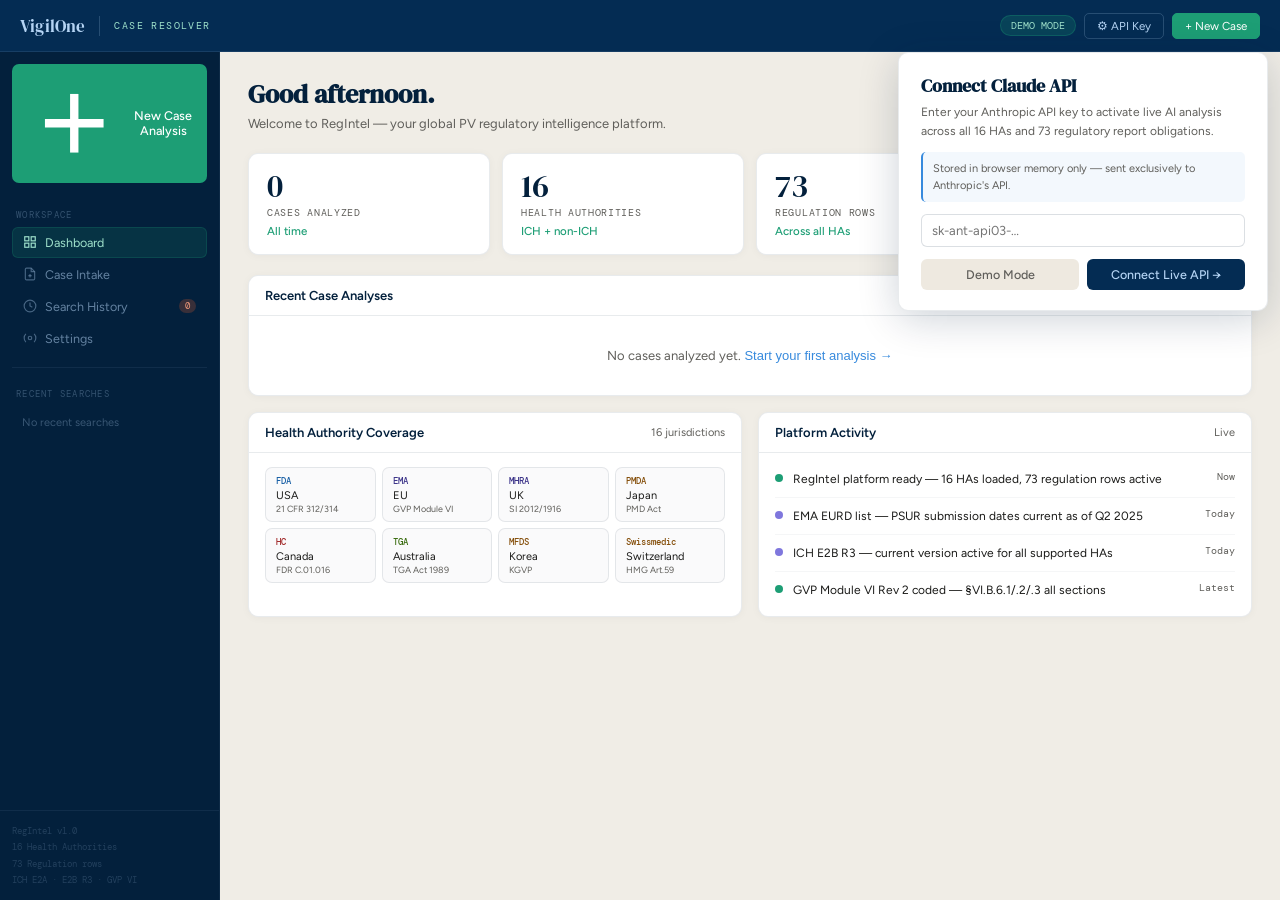
<file: index.html>
<!DOCTYPE html>
<html lang="en">
<head>
<meta charset="UTF-8"/>
<meta name="viewport" content="width=device-width, initial-scale=1.0"/>
<title>RegIntel — PV Regulatory Intelligence Platform</title>
<link rel="preconnect" href="https://fonts.googleapis.com"/>
<link rel="preconnect" href="https://fonts.gstatic.com" crossorigin/>
<link href="https://fonts.googleapis.com/css2?family=DM+Serif+Display:ital@0;1&family=DM+Mono:wght@400;500&family=Figtree:wght@300;400;500;600&display=swap" rel="stylesheet"/>
<style>
:root{
  --navy:#03203C;--navy2:#042C53;--blue:#0A5F9A;--sky:#378ADD;
  --skylt:#B5D4F4;--teal:#1D9E75;--teallt:#9FE1CB;--tealdk:#085041;
  --amber:#BA7517;--coral:#D85A30;--red:#A32D2D;
  --white:#F8F6F2;--cream:#EEE9E0;--gray:#888780;
  --text:#1A1A18;--muted:#5F5E5A;--border:rgba(3,32,60,0.09);
  --serif:'DM Serif Display',Georgia,serif;
  --sans:'Figtree',sans-serif;
  --mono:'DM Mono',monospace;
  --sidebar:220px;--header:52px;
}
*,*::before,*::after{box-sizing:border-box;margin:0;padding:0;}
html,body{height:100%;overflow:hidden;}
body{font-family:var(--sans);background:#F0EDE6;color:var(--text);display:flex;flex-direction:column;}

/* ─── TOPBAR ─── */
.topbar{
  height:var(--header);background:var(--navy2);flex-shrink:0;
  display:flex;align-items:center;padding:0 20px;gap:14px;
  border-bottom:1px solid rgba(181,212,244,0.1);position:relative;z-index:60;
}
.tb-logo{font-family:var(--serif);font-size:17px;color:var(--skylt);letter-spacing:.01em;}
.tb-sep{width:1px;height:20px;background:rgba(181,212,244,0.2);}
.tb-product{font-family:var(--mono);font-size:10px;color:var(--teallt);letter-spacing:.14em;text-transform:uppercase;}
.tb-right{margin-left:auto;display:flex;align-items:center;gap:8px;}
.tb-badge{font-family:var(--mono);font-size:10px;padding:3px 10px;
  border-radius:20px;background:rgba(29,158,117,0.2);color:var(--teallt);
  border:1px solid rgba(29,158,117,0.3);}
.tb-btn{background:transparent;border:1px solid rgba(181,212,244,0.2);
  color:var(--skylt);font-size:11.5px;font-family:var(--sans);
  padding:5px 12px;border-radius:5px;cursor:pointer;transition:all .15s;}
.tb-btn:hover{background:rgba(55,138,221,0.15);}
.tb-btn.accent{background:var(--teal);border-color:var(--teal);color:#fff;}
.tb-btn.accent:hover{background:#0F6E56;}

/* ─── API PANEL ─── */
.api-panel{
  display:none;position:absolute;top:var(--header);right:12px;
  background:#fff;border-radius:10px;border:1px solid var(--border);
  padding:20px 22px;width:370px;z-index:200;
  box-shadow:0 8px 40px rgba(3,32,60,0.2);
}
.api-panel.open{display:block;}
.api-panel h4{font-family:var(--serif);font-size:18px;color:var(--navy);margin-bottom:5px;}
.api-panel p{font-size:12px;color:var(--muted);margin-bottom:12px;line-height:1.55;}
.api-note{font-size:11px;color:var(--muted);background:rgba(55,138,221,0.06);
  padding:8px 10px;border-radius:5px;border-left:2px solid var(--sky);margin-bottom:12px;line-height:1.55;}
.api-row{display:flex;gap:8px;margin-top:2px;}
.api-row button{flex:1;padding:8px;border-radius:6px;border:none;
  font-size:12.5px;font-family:var(--sans);font-weight:500;cursor:pointer;transition:all .15s;}
.api-primary{background:var(--navy2);color:var(--skylt);}
.api-primary:hover{background:var(--blue);}
.api-secondary{background:var(--cream);color:var(--muted);}
.api-status{display:none;margin-top:10px;font-size:12px;padding:7px 10px;border-radius:5px;line-height:1.4;}

/* ─── SHELL ─── */
.shell{display:flex;flex:1;overflow:hidden;}

/* ─── SIDEBAR ─── */
.sidebar{
  width:var(--sidebar);flex-shrink:0;
  background:var(--navy);
  display:flex;flex-direction:column;
  border-right:1px solid rgba(181,212,244,0.06);
  overflow-y:auto;
}
.sb-section{padding:14px 12px 6px;}
.sb-section-label{font-family:var(--mono);font-size:9px;color:rgba(181,212,244,0.28);
  letter-spacing:.14em;text-transform:uppercase;margin-bottom:6px;padding:0 4px;}
.sb-item{
  display:flex;align-items:center;gap:8px;
  padding:7px 10px;border-radius:6px;cursor:pointer;
  font-size:12.5px;color:rgba(181,212,244,0.55);
  transition:all .12s;margin-bottom:1px;border:1px solid transparent;
}
.sb-item:hover{background:rgba(55,138,221,0.1);color:var(--skylt);}
.sb-item.active{background:rgba(29,158,117,0.15);color:var(--teallt);border-color:rgba(29,158,117,0.2);}
.sb-item svg{width:14px;height:14px;opacity:.7;flex-shrink:0;}
.sb-item.active svg{opacity:1;}
.sb-badge{margin-left:auto;font-family:var(--mono);font-size:9px;
  background:rgba(216,90,48,0.25);color:#F0997B;padding:1px 6px;border-radius:8px;}
.sb-divider{border:none;border-top:1px solid rgba(181,212,244,0.07);margin:6px 12px;}
.new-case-btn{
  margin:12px;background:var(--teal);color:#fff;border:none;
  border-radius:7px;padding:9px 12px;font-size:12.5px;font-family:var(--sans);
  font-weight:500;cursor:pointer;width:calc(100% - 24px);
  display:flex;align-items:center;justify-content:center;gap:7px;transition:background .15s;
}
.new-case-btn:hover{background:#0F6E56;}

/* recent searches in sidebar */
.sb-recent{padding:0 12px 12px;}
.sb-recent-item{
  padding:7px 10px;border-radius:6px;cursor:pointer;
  border:1px solid rgba(181,212,244,0.07);margin-bottom:4px;
  transition:all .12s;background:rgba(181,212,244,0.03);
}
.sb-recent-item:hover{background:rgba(55,138,221,0.1);border-color:rgba(55,138,221,0.2);}
.sb-ri-product{font-size:11.5px;color:var(--skylt);font-weight:500;
  white-space:nowrap;overflow:hidden;text-overflow:ellipsis;}
.sb-ri-ae{font-size:10px;color:rgba(181,212,244,0.4);margin-top:1px;
  white-space:nowrap;overflow:hidden;text-overflow:ellipsis;}
.sb-ri-meta{display:flex;align-items:center;gap:5px;margin-top:3px;}
.sb-ri-tag{font-family:var(--mono);font-size:9px;padding:1px 5px;border-radius:6px;}
.sb-footer{padding:12px;margin-top:auto;border-top:1px solid rgba(181,212,244,0.07);}
.sb-footer-txt{font-family:var(--mono);font-size:9px;color:rgba(181,212,244,0.18);line-height:1.8;}

/* ─── WORKSPACE ─── */
.workspace{flex:1;display:flex;flex-direction:column;overflow:hidden;min-height:0;}
.view{display:none;flex:1;flex-direction:column;overflow:hidden;min-height:0;}
.view.active{display:flex;}

/* ─── DASHBOARD ─── */
.dash-scroll{overflow-y:auto;padding:24px 28px;flex:1;}
.dash-greeting{margin-bottom:22px;}
.dash-greeting h2{font-family:var(--serif);font-size:26px;color:var(--navy);}
.dash-greeting p{font-size:13px;color:var(--muted);margin-top:4px;}
.kpi-grid{display:grid;grid-template-columns:repeat(4,1fr);gap:12px;margin-bottom:20px;}
.kpi{background:#fff;border-radius:10px;border:1px solid var(--border);padding:16px 18px;
  box-shadow:0 1px 8px rgba(3,32,60,0.04);}
.kpi-val{font-family:var(--serif);font-size:32px;line-height:1;margin-bottom:4px;}
.kpi-label{font-size:10px;text-transform:uppercase;letter-spacing:.07em;
  color:var(--muted);font-family:var(--mono);}
.kpi-sub{font-size:11.5px;margin-top:5px;font-weight:500;}

.dash-row{display:grid;grid-template-columns:1fr 1fr;gap:16px;margin-bottom:16px;}
.dash-card{background:#fff;border-radius:10px;border:1px solid var(--border);
  overflow:hidden;box-shadow:0 1px 8px rgba(3,32,60,0.04);}
.dash-card-hdr{padding:12px 16px;border-bottom:1px solid var(--border);
  display:flex;align-items:center;justify-content:space-between;}
.dash-card-hdr h3{font-size:13px;font-weight:600;color:var(--navy);}
.dash-card-hdr span{font-size:11px;color:var(--muted);}

/* obligation tracker table */
.ot-table{width:100%;border-collapse:collapse;}
.ot-table th{text-align:left;padding:8px 14px;font-size:10px;text-transform:uppercase;
  letter-spacing:.07em;color:var(--muted);border-bottom:1px solid var(--border);
  font-family:var(--mono);font-weight:500;background:rgba(3,32,60,0.02);}
.ot-table td{padding:9px 14px;border-bottom:1px solid rgba(3,32,60,0.04);
  font-size:12px;color:var(--text);vertical-align:middle;}
.ot-table tr:last-child td{border-bottom:none;}
.ot-table tr{cursor:pointer;transition:background .1s;}
.ot-table tr:hover td{background:rgba(55,138,221,0.03);}
.tag{display:inline-block;padding:2px 7px;border-radius:9px;
  font-size:10px;font-weight:500;font-family:var(--mono);}
.t7{background:#FCEBEB;color:#A32D2D;}
.t15{background:#FAEEDA;color:#854F0B;}
.t30{background:#E6F1FB;color:#185FA5;}
.t90{background:#EAF3DE;color:#3B6D11;}
.tper{background:#EEEDFE;color:#3C3489;}
.tdom{background:#EAF3DE;color:#3B6D11;}
.tfor{background:#EEEDFE;color:#3C3489;}
.tover{background:#FCEBEB;color:#A32D2D;border:1px solid rgba(230,75,74,.3);}
.tok{background:#E1F5EE;color:#085041;}
.trisk{background:#FAEEDA;color:#854F0B;}
.tsusar{background:#FAECE7;color:#993C1D;border:1px solid rgba(208,90,48,.3);}

/* HA coverage mini map */
.ha-map{display:grid;grid-template-columns:repeat(4,1fr);gap:6px;padding:14px 16px;}
.ha-pill{padding:7px 10px;border-radius:7px;border:1px solid var(--border);
  background:rgba(3,32,60,0.02);cursor:default;}
.ha-pill-code{font-family:var(--mono);font-size:9px;font-weight:500;margin-bottom:2px;}
.ha-pill-country{font-size:11px;color:var(--text);}
.ha-pill-reg{font-size:9px;color:var(--muted);margin-top:1px;}

/* activity feed */
.activity-feed{padding:8px 16px;}
.af-item{display:flex;gap:10px;padding:9px 0;border-bottom:1px solid rgba(3,32,60,0.04);align-items:flex-start;}
.af-item:last-child{border-bottom:none;}
.af-dot{width:8px;height:8px;border-radius:50%;flex-shrink:0;margin-top:4px;}
.af-txt{font-size:12px;color:var(--text);line-height:1.5;flex:1;}
.af-time{font-size:10px;color:var(--muted);font-family:var(--mono);flex-shrink:0;}

/* ─── CASE INTAKE VIEW ─── */
.intake-shell{display:flex;flex:1;overflow:hidden;min-height:0;}
.form-panel{
  width:400px;flex-shrink:0;background:#fff;
  border-right:1px solid var(--border);overflow-y:auto;
}
.form-panel-hdr{background:var(--navy);padding:16px 20px;}
.form-panel-hdr h2{font-family:var(--serif);font-size:19px;color:var(--white);margin-bottom:2px;}
.form-panel-hdr p{font-size:11.5px;color:rgba(181,212,244,0.6);}
.form-body{padding:18px 20px;}
.form-sec-label{font-family:var(--mono);font-size:9px;letter-spacing:.12em;
  text-transform:uppercase;color:var(--muted);
  border-bottom:1px solid var(--border);padding-bottom:5px;margin:16px 0 12px;}
.form-sec-label:first-child{margin-top:0;}
.fg{margin-bottom:11px;}
.fl{font-size:11px;font-weight:600;color:var(--muted);display:block;
  margin-bottom:4px;text-transform:uppercase;letter-spacing:.05em;}
.req{color:var(--coral);}
input[type=text],input[type=date],select,textarea{
  width:100%;border:1px solid rgba(3,32,60,0.14);border-radius:6px;
  padding:8px 10px;font-size:13px;font-family:var(--sans);
  color:var(--text);background:#fff;outline:none;transition:border-color .15s;
}
input:focus,select:focus,textarea:focus{border-color:var(--sky);box-shadow:0 0 0 2px rgba(55,138,221,0.1);}
textarea{resize:vertical;min-height:90px;line-height:1.5;}
select{appearance:none;
  background-image:url("data:image/svg+xml,%3Csvg xmlns='http://www.w3.org/2000/svg' width='12' height='8'%3E%3Cpath d='M1 1l5 5 5-5' stroke='%23888' stroke-width='1.5' fill='none' stroke-linecap='round'/%3E%3C/svg%3E");
  background-repeat:no-repeat;background-position:right 10px center;}
.cb-grid{display:grid;grid-template-columns:1fr 1fr;gap:4px;}
.cb-item{display:flex;align-items:center;gap:6px;font-size:12px;cursor:pointer;
  padding:5px 8px;border:1px solid var(--border);border-radius:5px;transition:all .12s;}
.cb-item:hover{border-color:var(--sky);}
.cb-item input{accent-color:var(--teal);width:13px;height:13px;}
.cb-item.ck{border-color:var(--teal);background:rgba(29,158,117,0.05);}
.ha-grid{display:grid;grid-template-columns:1fr 1fr;gap:4px;}
.ha-item{display:flex;align-items:center;gap:6px;font-size:11.5px;cursor:pointer;
  padding:5px 7px;border:1px solid var(--border);border-radius:5px;transition:all .12s;}
.ha-item:hover{border-color:var(--sky);}
.ha-item input{accent-color:var(--teal);width:12px;height:12px;}
.ha-item.ck{border-color:var(--teal);background:rgba(29,158,117,0.05);color:var(--tealdk);}
.extract-btn{
  width:100%;background:var(--blue);color:#fff;border:none;
  border-radius:6px;padding:10px;font-size:13px;font-weight:500;
  font-family:var(--sans);cursor:pointer;transition:all .15s;margin-bottom:4px;
}
.extract-btn:hover:not(:disabled){background:#0A5F9A;}
.extract-btn:disabled{opacity:.5;cursor:not-allowed;}
.extract-status{display:none;margin-top:8px;padding:8px 11px;border-radius:0 6px 6px 0;
  font-size:12px;line-height:1.55;}
.run-btn{
  width:100%;background:var(--navy2);color:var(--skylt);border:none;
  border-radius:7px;padding:12px;font-size:13.5px;font-weight:500;
  font-family:var(--sans);cursor:pointer;transition:all .2s;
  display:flex;align-items:center;justify-content:center;gap:8px;margin-top:4px;
}
.run-btn:hover:not(:disabled){background:var(--blue);}
.run-btn:disabled{opacity:.5;cursor:not-allowed;}
.demo-link{width:100%;text-align:center;font-size:12px;color:var(--muted);
  background:none;border:1px solid var(--border);border-radius:6px;
  padding:7px;cursor:pointer;margin-top:6px;transition:all .15s;}
.demo-link:hover{background:var(--cream);}

/* ─── RESULTS PANEL ─── */
.results-panel{flex:1;display:flex;flex-direction:column;overflow:hidden;min-height:0;}
.results-scroll{flex:1;overflow-y:auto;overflow-x:hidden;padding:20px 24px;display:flex;flex-direction:column;gap:16px;min-height:0;}
.empty-state{
  flex:1;display:flex;flex-direction:column;align-items:center;
  justify-content:center;padding:40px;text-align:center;
}
.empty-state .ei{font-size:48px;opacity:.12;margin-bottom:16px;}
.empty-state h3{font-family:var(--serif);font-size:20px;color:var(--navy);margin-bottom:8px;}
.empty-state p{font-size:13px;color:var(--muted);line-height:1.6;max-width:300px;}

/* loading */
.loading-shell{padding:32px;text-align:center;}
.loading-shell h3{font-family:var(--serif);font-size:18px;color:var(--navy);margin-bottom:8px;}
.pipeline{display:flex;justify-content:center;gap:6px;margin:16px 0;flex-wrap:wrap;}
.ps{font-family:var(--mono);font-size:9px;letter-spacing:.06em;padding:3px 9px;
  border-radius:10px;background:rgba(3,32,60,0.06);color:var(--muted);transition:all .3s;}
.ps.run{background:rgba(55,138,221,0.15);color:var(--sky);animation:pulse .8s infinite alternate;}
.ps.done{background:rgba(29,158,117,0.15);color:var(--teal);}
@keyframes pulse{from{opacity:.6}to{opacity:1}}

/* ─── TREE RESULTS ─── */
.tree-shell{background:#fff;border-radius:12px;border:1px solid var(--border);
  overflow:hidden;box-shadow:0 2px 16px rgba(3,32,60,0.05);}
.tree-topbar{background:var(--navy);padding:14px 18px;}
.tree-topbar h3{font-family:var(--serif);font-size:17px;color:var(--white);margin-bottom:2px;}
.tree-topbar .sub{font-size:11px;color:rgba(181,212,244,0.55);}
.case-sum-bar{display:grid;grid-template-columns:repeat(4,1fr);border-bottom:1px solid var(--border);}
.csb{padding:10px 14px;border-right:1px solid var(--border);}
.csb:last-child{border-right:none;}
.csb-k{font-size:9px;text-transform:uppercase;letter-spacing:.08em;color:var(--muted);
  margin-bottom:2px;font-family:var(--mono);}
.csb-v{font-size:12.5px;font-weight:500;color:var(--text);}
.csb-v.alert{color:#A32D2D;} .csb-v.warn{color:#854F0B;} .csb-v.ok{color:#085041;}
.tree-legend{display:flex;gap:14px;padding:8px 16px;border-bottom:1px solid var(--border);
  background:rgba(3,32,60,0.015);flex-wrap:wrap;}
.tl-item{display:flex;align-items:center;gap:4px;font-size:10.5px;color:var(--muted);}
.tl-dot{width:8px;height:8px;border-radius:50%;}
.dot-over{background:#E24B4A;} .dot-risk{background:#EF9F27;}
.dot-ok{background:#1D9E75;} .dot-per{background:#7F77DD;} .dot-na{background:#B4B2A9;}
.tree-body{padding:12px 16px;display:flex;flex-direction:column;gap:6px;}
.t-country{border:1px solid var(--border);border-radius:8px;overflow:hidden;}
.t-country-hdr{display:flex;align-items:center;gap:8px;padding:10px 12px;
  cursor:pointer;background:rgba(3,32,60,0.025);transition:background .12s;user-select:none;}
.t-country-hdr:hover{background:rgba(3,32,60,0.05);}
.t-country-name{font-size:13px;font-weight:600;color:var(--navy);}
.t-country-ha{font-size:11px;color:var(--muted);margin-left:2px;}
.t-caret{margin-left:auto;font-size:10px;color:var(--muted);transition:transform .2s;}
.t-country-hdr.open .t-caret{transform:rotate(90deg);}
.t-country-body{display:none;border-top:1px solid var(--border);}
.t-country-body.open{display:block;}
.t-ha{border-bottom:1px solid rgba(3,32,60,0.04);}
.t-ha:last-child{border-bottom:none;}
.t-ha-hdr{display:flex;align-items:center;gap:8px;padding:9px 14px 9px 26px;
  cursor:pointer;transition:background .1s;}
.t-ha-hdr:hover{background:rgba(3,32,60,0.02);}
.t-ha-hdr.open .t-ha-caret{transform:rotate(90deg);}
.t-ha-code{font-family:var(--mono);font-size:9.5px;font-weight:500;
  padding:2px 7px;border-radius:9px;}
.t-ha-name{font-size:12px;color:var(--text);font-weight:500;}
.t-ha-caret{margin-left:auto;font-size:10px;color:var(--muted);transition:transform .2s;}
.t-ha-body{display:none;border-top:1px solid rgba(3,32,60,0.05);background:rgba(3,32,60,0.01);}
.t-ha-body.open{display:block;}
.t-rep{display:flex;align-items:stretch;border-bottom:1px solid rgba(3,32,60,0.04);
  transition:background .1s;position:relative;}
.t-rep:last-child{border-bottom:none;}
.t-rep:hover{background:rgba(55,138,221,0.025);}
.t-rep:hover .t-rep-detail{display:block;}
.t-rep-stripe{width:3px;flex-shrink:0;}
.t-rep-inner{flex:1;padding:9px 12px 9px 16px;display:flex;align-items:center;gap:10px;flex-wrap:wrap;}
.t-rep-name{font-size:11.5px;font-weight:600;color:var(--text);min-width:170px;flex-shrink:0;}
.t-rep-reg{font-size:9.5px;color:var(--sky);font-family:var(--mono);display:block;margin-top:1px;}
.t-rep-detail{
  display:none;width:100%;margin-top:6px;padding:8px 10px;
  background:#fff;border-radius:5px;border:1px solid var(--border);
  font-size:11px;color:var(--muted);line-height:1.6;
}
.t-rep-detail strong{color:var(--text);}

/* collapsible sections */
.coll-hdr{padding:9px 14px;display:flex;align-items:center;gap:8px;
  cursor:pointer;border-top:1px solid var(--border);background:rgba(3,32,60,0.015);}
.coll-hdr:hover{background:rgba(3,32,60,0.04);}
.coll-title{font-size:12px;font-weight:600;color:var(--navy);}
.coll-caret{margin-left:auto;font-size:10px;color:var(--muted);transition:transform .2s;}
.coll-hdr.open .coll-caret{transform:rotate(90deg);}
.coll-body{display:none;}
.coll-body.open{display:block;}
.narrative-body{padding:14px 16px;font-size:12.5px;line-height:1.85;
  color:var(--text);border-left:3px solid var(--navy2);}
.placeholder{color:var(--coral);font-style:italic;}
.gap-row{display:flex;gap:10px;padding:8px 14px;border-bottom:1px solid rgba(3,32,60,0.04);align-items:flex-start;}
.gap-row:last-child{border-bottom:none;}
.gap-icon{font-size:13px;flex-shrink:0;margin-top:1px;}
.gap-txt{font-size:12px;color:var(--text);line-height:1.5;}
.gap-sub{font-size:10.5px;color:var(--muted);}
.tree-footer{padding:10px 16px;border-top:1px solid var(--border);
  display:flex;gap:8px;background:rgba(3,32,60,0.015);}
.tf-btn{padding:6px 13px;border-radius:5px;border:1px solid var(--border);
  background:transparent;color:var(--muted);font-size:11.5px;font-family:var(--sans);cursor:pointer;transition:all .15s;}
.tf-btn:hover{background:var(--cream);}
.tf-btn.primary{background:var(--navy2);color:var(--skylt);border-color:var(--navy2);}
.tf-btn.primary:hover{background:var(--blue);}

/* ─── HISTORY VIEW ─── */
.hist-scroll{overflow-y:auto;padding:24px 28px;flex:1;}
.hist-hdr{margin-bottom:20px;display:flex;align-items:center;justify-content:space-between;}
.hist-hdr h2{font-family:var(--serif);font-size:22px;color:var(--navy);}
.hist-grid{display:grid;grid-template-columns:repeat(3,1fr);gap:12px;}
.hist-card{background:#fff;border-radius:10px;border:1px solid var(--border);
  padding:16px 18px;cursor:pointer;transition:all .15s;
  box-shadow:0 1px 8px rgba(3,32,60,0.04);}
.hist-card:hover{border-color:var(--sky);box-shadow:0 4px 20px rgba(3,32,60,0.1);transform:translateY(-1px);}
.hc-product{font-size:13.5px;font-weight:600;color:var(--navy);margin-bottom:3px;}
.hc-ae{font-size:12px;color:var(--muted);margin-bottom:10px;line-height:1.45;}
.hc-meta{display:flex;gap:6px;flex-wrap:wrap;margin-bottom:8px;}
.hc-date{font-size:10px;color:var(--muted);font-family:var(--mono);}
.hc-footer{display:flex;align-items:center;justify-content:space-between;margin-top:10px;
  padding-top:8px;border-top:1px solid var(--border);}
.hc-has{font-size:10.5px;color:var(--muted);}
.hc-del{font-size:10px;color:var(--muted);background:none;border:none;cursor:pointer;
  padding:2px 6px;border-radius:4px;transition:all .12s;}
.hc-del:hover{background:#FCEBEB;color:#A32D2D;}
.hist-empty{text-align:center;padding:60px;color:var(--muted);}
.hist-empty h3{font-family:var(--serif);font-size:18px;color:var(--navy);margin-bottom:8px;}

/* ─── SETTINGS VIEW ─── */
.settings-scroll{overflow-y:auto;padding:24px 28px;flex:1;}
.settings-scroll h2{font-family:var(--serif);font-size:22px;color:var(--navy);margin-bottom:20px;}
.settings-section{background:#fff;border-radius:10px;border:1px solid var(--border);
  overflow:hidden;margin-bottom:16px;box-shadow:0 1px 8px rgba(3,32,60,0.04);}
.ss-hdr{padding:12px 16px;border-bottom:1px solid var(--border);background:rgba(3,32,60,0.02);}
.ss-hdr h3{font-size:13px;font-weight:600;color:var(--navy);}
.ss-row{display:flex;align-items:center;justify-content:space-between;
  padding:12px 16px;border-bottom:1px solid rgba(3,32,60,0.04);}
.ss-row:last-child{border-bottom:none;}
.ss-row-label{font-size:13px;color:var(--text);}
.ss-row-sub{font-size:11px;color:var(--muted);margin-top:2px;}
.ss-input{border:1px solid var(--border);border-radius:6px;padding:7px 10px;
  font-size:12.5px;font-family:var(--sans);outline:none;transition:border-color .15s;
  color:var(--text);background:#fff;min-width:200px;}
.ss-input:focus{border-color:var(--sky);}
.ss-btn{padding:7px 14px;border-radius:6px;border:1px solid var(--border);
  background:transparent;font-size:12px;font-family:var(--sans);cursor:pointer;
  color:var(--muted);transition:all .15s;}
.ss-btn:hover{background:var(--cream);}
.ss-btn.primary{background:var(--navy2);color:var(--skylt);border-color:var(--navy2);}
.ss-btn.danger{background:#FCEBEB;color:#A32D2D;border-color:rgba(163,45,45,0.2);}

::-webkit-scrollbar{width:4px;height:4px;}
::-webkit-scrollbar-track{background:transparent;}
::-webkit-scrollbar-thumb{background:rgba(3,32,60,0.12);border-radius:10px;}
@media print{.sidebar,.topbar{display:none!important;}.workspace{display:block!important;}}

/* ── WHODD / MEDDRA LOOKUP WIDGETS ── */
.dict-wrap{position:relative;}
.dict-input-row{display:flex;gap:6px;align-items:center;}
.dict-input-row input,.dict-input-row textarea{flex:1;}
.lookup-btn{
  background:var(--navy2);color:var(--skylt);border:none;border-radius:5px;
  padding:6px 10px;font-size:11px;font-family:var(--sans);cursor:pointer;
  white-space:nowrap;flex-shrink:0;transition:background .15s;
  display:flex;align-items:center;gap:4px;
}
.lookup-btn:hover:not(:disabled){background:var(--blue);}
.lookup-btn:disabled{opacity:.5;cursor:not-allowed;}
.lookup-btn svg{width:12px;height:12px;flex-shrink:0;}
.dict-badge{
  display:none;margin-top:5px;padding:7px 10px;border-radius:5px;
  font-size:11px;line-height:1.55;border-left:3px solid;
}
.dict-badge.whodd{background:rgba(10,95,154,0.07);border-color:#0A5F9A;color:#042C53;}
.dict-badge.meddra{background:rgba(52,125,221,.07);border-color:#378ADD;color:#03203C;}
.dict-badge.error{background:rgba(163,45,45,0.07);border-color:#E24B4A;color:#791F1F;}
.dict-badge strong{font-weight:600;}
.dict-badge .dict-row{display:flex;gap:6px;align-items:center;margin-bottom:2px;flex-wrap:wrap;}
.dict-badge .dict-label{font-size:9.5px;text-transform:uppercase;letter-spacing:.07em;color:var(--muted);min-width:60px;}
.dict-badge .dict-val{font-weight:500;color:var(--text);}
.dict-badge .dict-tag{font-size:9px;padding:1px 6px;border-radius:8px;
  background:rgba(10,95,154,0.12);color:#0A5F9A;font-family:var(--mono);}
.dict-badge .dict-tag.meddra-tag{background:rgba(52,125,221,.12);color:#185FA5;}
.dict-loading{font-size:11px;color:var(--muted);margin-top:5px;display:none;}
.dict-source{font-size:9px;color:var(--muted);margin-top:5px;font-family:var(--mono);}
</style>
</head>
<body>
<div id="appRoot" style="position:relative;display:flex;flex-direction:column;height:100vh;">

<!-- TOPBAR -->
<div class="topbar">
  <div class="tb-logo">VigilOne</div>
  <div class="tb-sep"></div>
  <div class="tb-product">Case Resolver</div>
  <div class="tb-right">
    <div class="tb-badge" id="modeBadge">DEMO MODE</div>
    <button class="tb-btn" id="apiToggleBtn" onclick="toggleApiPanel()">⚙ API Key</button>
    <button class="tb-btn accent" onclick="showView('intake')">+ New Case</button>
  </div>
</div>

<!-- API PANEL -->
<div class="api-panel" id="apiPanel">
  <h4>Connect Claude API</h4>
  <p>Enter your Anthropic API key to activate live AI analysis across all 16 HAs and 73 regulatory report obligations.</p>
  <div class="api-note">Stored in browser memory only — sent exclusively to Anthropic's API.</div>
  <input type="password" id="apiKeyInput" placeholder="sk-ant-api03-…" style="width:100%;border:1px solid rgba(3,32,60,0.14);border-radius:6px;padding:8px 10px;font-size:13px;font-family:var(--sans);outline:none;margin-bottom:10px;"/>
  <div class="api-row">
    <button class="api-secondary" onclick="useDemoMode()">Demo Mode</button>
    <button class="api-primary" onclick="connectAPI()">Connect Live API →</button>
  </div>
  <div class="api-status" id="apiStatus"></div>
</div>

<!-- SHELL -->
<div class="shell">

  <!-- SIDEBAR -->
  <div class="sidebar">
    <button class="new-case-btn" onclick="showView('intake')">
      <svg viewBox="0 0 24 24" fill="none" stroke="currentColor" stroke-width="2"><line x1="12" y1="5" x2="12" y2="19"/><line x1="5" y1="12" x2="19" y2="12"/></svg>
      New Case Analysis
    </button>

    <div class="sb-section">
      <div class="sb-section-label">Workspace</div>
      <div class="sb-item active" id="nav-dashboard" onclick="showView('dashboard')">
        <svg viewBox="0 0 24 24" fill="none" stroke="currentColor" stroke-width="2"><rect x="3" y="3" width="7" height="7"/><rect x="14" y="3" width="7" height="7"/><rect x="3" y="14" width="7" height="7"/><rect x="14" y="14" width="7" height="7"/></svg>
        Dashboard
      </div>
      <div class="sb-item" id="nav-intake" onclick="showView('intake')">
        <svg viewBox="0 0 24 24" fill="none" stroke="currentColor" stroke-width="2"><path d="M14 2H6a2 2 0 0 0-2 2v16a2 2 0 0 0 2 2h12a2 2 0 0 0 2-2V8z"/><polyline points="14,2 14,8 20,8"/><line x1="12" y1="18" x2="12" y2="12"/><line x1="9" y1="15" x2="15" y2="15"/></svg>
        Case Intake
      </div>
      <div class="sb-item" id="nav-history" onclick="showView('history')">
        <svg viewBox="0 0 24 24" fill="none" stroke="currentColor" stroke-width="2"><circle cx="12" cy="12" r="10"/><polyline points="12,6 12,12 16,14"/></svg>
        Search History
        <span class="sb-badge" id="histCount">0</span>
      </div>
      <div class="sb-item" id="nav-settings" onclick="showView('settings')">
        <svg viewBox="0 0 24 24" fill="none" stroke="currentColor" stroke-width="2"><circle cx="12" cy="12" r="3"/><path d="M19.07 4.93a10 10 0 0 1 0 14.14M4.93 4.93a10 10 0 0 0 0 14.14"/></svg>
        Settings
      </div>
    </div>

    <hr class="sb-divider"/>

    <div class="sb-section">
      <div class="sb-section-label">Recent Searches</div>
    </div>
    <div class="sb-recent" id="sidebarRecent">
      <div style="font-size:11px;color:rgba(181,212,244,0.3);padding:4px 10px;">No recent searches</div>
    </div>

    <div class="sb-footer">
      <div class="sb-footer-txt">RegIntel v1.0<br/>16 Health Authorities<br/>73 Regulation rows<br/>ICH E2A · E2B R3 · GVP VI</div>
    </div>
  </div>

  <!-- WORKSPACE -->
  <div class="workspace">

    <!-- ── DASHBOARD ── -->
    <div class="view active" id="view-dashboard">
      <div class="dash-scroll">
        <div class="dash-greeting">
          <h2 id="greeting">Good morning.</h2>
          <p id="greetingSub">Welcome to RegIntel — your global PV regulatory intelligence platform.</p>
        </div>

        <div class="kpi-grid">
          <div class="kpi">
            <div class="kpi-val" id="kpi-searches" style="color:var(--navy);">0</div>
            <div class="kpi-label">Cases Analyzed</div>
            <div class="kpi-sub" style="color:var(--teal);">All time</div>
          </div>
          <div class="kpi">
            <div class="kpi-val" style="color:var(--navy);">16</div>
            <div class="kpi-label">Health Authorities</div>
            <div class="kpi-sub" style="color:var(--teal);">ICH + non-ICH</div>
          </div>
          <div class="kpi">
            <div class="kpi-val" style="color:var(--navy);">73</div>
            <div class="kpi-label">Regulation Rows</div>
            <div class="kpi-sub" style="color:var(--teal);">Across all HAs</div>
          </div>
          <div class="kpi">
            <div class="kpi-val" id="kpi-last" style="color:var(--navy);">—</div>
            <div class="kpi-label">Last Analysis</div>
            <div class="kpi-sub" id="kpi-last-sub" style="color:var(--muted);">No cases yet</div>
          </div>
        </div>

        <div class="dash-row">
          <!-- Recent searches table -->
          <div class="dash-card" style="grid-column:1/-1;">
            <div class="dash-card-hdr">
              <h3>Recent Case Analyses</h3>
              <button onclick="showView('history')" style="font-size:11px;color:var(--sky);background:none;border:none;cursor:pointer;">View all →</button>
            </div>
            <div id="dashRecentTable">
              <div style="padding:32px;text-align:center;color:var(--muted);font-size:13px;">
                No cases analyzed yet. <button onclick="showView('intake')" style="color:var(--sky);background:none;border:none;cursor:pointer;font-size:13px;">Start your first analysis →</button>
              </div>
            </div>
          </div>
        </div>

        <div class="dash-row">
          <!-- HA Coverage -->
          <div class="dash-card">
            <div class="dash-card-hdr">
              <h3>Health Authority Coverage</h3>
              <span>16 jurisdictions</span>
            </div>
            <div class="ha-map">
              <div class="ha-pill"><div class="ha-pill-code" style="color:#185FA5;">FDA</div><div class="ha-pill-country">USA</div><div class="ha-pill-reg">21 CFR 312/314</div></div>
              <div class="ha-pill"><div class="ha-pill-code" style="color:#3C3489;">EMA</div><div class="ha-pill-country">EU</div><div class="ha-pill-reg">GVP Module VI</div></div>
              <div class="ha-pill"><div class="ha-pill-code" style="color:#3C3489;">MHRA</div><div class="ha-pill-country">UK</div><div class="ha-pill-reg">SI 2012/1916</div></div>
              <div class="ha-pill"><div class="ha-pill-code" style="color:#854F0B;">PMDA</div><div class="ha-pill-country">Japan</div><div class="ha-pill-reg">PMD Act</div></div>
              <div class="ha-pill"><div class="ha-pill-code" style="color:#A32D2D;">HC</div><div class="ha-pill-country">Canada</div><div class="ha-pill-reg">FDR C.01.016</div></div>
              <div class="ha-pill"><div class="ha-pill-code" style="color:#3B6D11;">TGA</div><div class="ha-pill-country">Australia</div><div class="ha-pill-reg">TGA Act 1989</div></div>
              <div class="ha-pill"><div class="ha-pill-code" style="color:#854F0B;">MFDS</div><div class="ha-pill-country">Korea</div><div class="ha-pill-reg">KGVP</div></div>
              <div class="ha-pill"><div class="ha-pill-code" style="color:#854F0B;">Swissmedic</div><div class="ha-pill-country">Switzerland</div><div class="ha-pill-reg">HMG Art.59</div></div>
            </div>
          </div>
          <!-- Quick activity -->
          <div class="dash-card">
            <div class="dash-card-hdr">
              <h3>Platform Activity</h3>
              <span>Live</span>
            </div>
            <div class="activity-feed" id="activityFeed">
              <div class="af-item"><div class="af-dot dot-ok"></div><div class="af-txt">RegIntel platform ready — 16 HAs loaded, 73 regulation rows active</div><div class="af-time">Now</div></div>
              <div class="af-item"><div class="af-dot dot-per"></div><div class="af-txt">EMA EURD list — PSUR submission dates current as of Q2 2025</div><div class="af-time">Today</div></div>
              <div class="af-item"><div class="af-dot dot-per"></div><div class="af-txt">ICH E2B R3 — current version active for all supported HAs</div><div class="af-time">Today</div></div>
              <div class="af-item"><div class="af-dot dot-ok"></div><div class="af-txt">GVP Module VI Rev 2 coded — §VI.B.6.1/.2/.3 all sections</div><div class="af-time">Latest</div></div>
            </div>
          </div>
        </div>
      </div>
    </div>

    <!-- ── CASE INTAKE ── -->
    <div class="view" id="view-intake">
      <div class="intake-shell">
        <div class="form-panel">
          <div class="form-panel-hdr">
            <h2>AE Case Analysis</h2>
            <p>Paste a narrative or fill fields — RegIntel resolves all global obligations</p>
          </div>
          <div class="form-body">

            <!-- NARRATIVE -->
            <div class="form-sec-label" style="display:flex;justify-content:space-between;align-items:center;">
              <span>Case Narrative — paste &amp; extract</span>
              <span style="font-size:9px;background:rgba(29,158,117,0.15);color:var(--tealdk);padding:2px 7px;border-radius:8px;font-weight:600;">AI</span>
            </div>
            <div class="fg">
              <textarea id="f-narrative" rows="6" style="font-size:12px;border:1.5px dashed rgba(55,138,221,0.35);background:rgba(55,138,221,0.02);" placeholder="Paste CIOMS text, site report, or medical summary. AI will extract patient, product, AE, Day 0, causality, countries, and auto-select HAs."></textarea>
            </div>
            <button class="extract-btn" id="extractBtn" onclick="extractFromNarrative()">✦ Extract &amp; Auto-fill All Fields</button>
            <div class="extract-status" id="extractStatus"></div>
            <div style="display:flex;align-items:center;gap:8px;margin:12px 0 4px;">
              <div style="flex:1;height:1px;background:var(--border);"></div>
              <span style="font-size:10px;color:var(--muted);">or fill manually</span>
              <div style="flex:1;height:1px;background:var(--border);"></div>
            </div>

            <div class="form-sec-label" style="display:flex;justify-content:space-between;align-items:center;">
              <span>Product</span>
              <span style="font-size:9px;background:rgba(10,95,154,0.12);color:#0A5F9A;padding:2px 7px;border-radius:8px;font-family:var(--mono);">WHO Drug Dictionary</span>
            </div>
            <div class="fg">
              <label class="fl">Name <span class="req">*</span></label>
              <div class="dict-wrap">
                <div class="dict-input-row">
                  <input type="text" id="f-product" placeholder="Type drug name or INN, e.g. avutometinib, apixaban…" oninput="whoddTypeahead(this.value)"/>
                  <button class="lookup-btn" id="whoddBtn" onclick="whoddLookup()" title="Lookup in WHO Drug Dictionary">
                    <svg viewBox="0 0 24 24" fill="none" stroke="currentColor" stroke-width="2"><circle cx="11" cy="11" r="8"/><path d="m21 21-4.35-4.35"/></svg>
                    WHODD
                  </button>
                </div>
                <div class="dict-loading" id="whoddLoading">Looking up in WHO Drug Dictionary…</div>
                <div class="dict-badge whodd" id="whoddBadge"></div>
              </div>
            </div>
            <div class="fg">
              <label class="fl">Product type <span class="req">*</span> <span style="font-size:9px;color:var(--tealdk);">← auto-populated from WHODD</span></label>
              <select id="f-type">
                <option value="">— Select or auto-fill via WHODD —</option>
                <option value="drug_small_molecule">Small molecule drug</option>
                <option value="biologic">Biologic / mAb / Protein</option>
                <option value="vaccine">Vaccine</option>
                <option value="gene_therapy">Gene / Cell therapy</option>
                <option value="medical_device">Medical device</option>
                <option value="combination_product">Combination product</option>
              </select>
            </div>
            <div class="fg"><label class="fl">IND / NDA / EudraCT / NCT</label><input type="text" id="f-reg" placeholder="e.g. IND 153742 / NCT05074810"/></div>
            <div class="fg"><label class="fl">Indication</label><input type="text" id="f-indication" placeholder="e.g. KRAS G12C NSCLC"/></div>

            <div class="form-sec-label">Development Status</div>
            <div class="fg"><label class="fl">Phase / Status <span class="req">*</span></label>
              <select id="f-phase"><option value="">— Select —</option><option value="phase_1">Phase 1</option><option value="phase_2">Phase 2</option><option value="phase_3">Phase 3 (Pivotal)</option><option value="marketed">Phase 4 / Marketed</option><option value="compassionate">Compassionate use</option><option value="post_approval_ct">Post-approval CT</option></select>
            </div>
            <div class="fg"><label class="fl">Sponsor country</label>
              <select id="f-sponsor"><option value="USA">USA</option><option value="UK">UK</option><option value="Germany">Germany</option><option value="Japan">Japan</option><option value="Switzerland">Switzerland</option><option value="Other">Other</option></select>
            </div>
            <div class="fg"><label class="fl">Trial / Marketing countries</label><input type="text" id="f-countries" placeholder="e.g. USA, UK, Germany, Japan, Canada"/></div>

            <div class="form-sec-label" style="display:flex;justify-content:space-between;align-items:center;">
              <span>Adverse Event</span>
              <span style="font-size:9px;background:rgba(52,125,221,.12);color:#185FA5;padding:2px 7px;border-radius:8px;font-family:var(--mono);">MedDRA v27.1</span>
            </div>
            <div class="fg">
              <label class="fl">AE verbatim term <span class="req">*</span></label>
              <div class="dict-wrap">
                <div class="dict-input-row">
                  <textarea id="f-ae" rows="2" placeholder="Enter AE as reported, e.g. acute liver failure with jaundice and coagulopathy" oninput="meddraTypeahead(this.value)"></textarea>
                  <button class="lookup-btn" id="meddraBtn" onclick="meddraLookup()" title="Code to MedDRA v27.1" style="align-self:flex-end;margin-bottom:1px;">
                    <svg viewBox="0 0 24 24" fill="none" stroke="currentColor" stroke-width="2"><circle cx="11" cy="11" r="8"/><path d="m21 21-4.35-4.35"/></svg>
                    MedDRA
                  </button>
                </div>
                <div class="dict-loading" id="meddraLoading">Coding to MedDRA v27.1 hierarchy…</div>
                <div class="dict-badge meddra" id="meddraBadge"></div>
              </div>
            </div>
            <div class="fg"><label class="fl">Day 0 — First awareness date <span class="req">*</span></label><input type="date" id="f-day0"/></div>
            <div class="fg"><label class="fl">Seriousness <span class="req">*</span></label>
              <div class="cb-grid">
                <label class="cb-item" id="cb-fatal"><input type="checkbox" value="fatal" onchange="toggleCB(this)"/> Fatal (death)</label>
                <label class="cb-item" id="cb-lt"><input type="checkbox" value="life_threatening" onchange="toggleCB(this)"/> Life-threatening</label>
                <label class="cb-item" id="cb-hosp"><input type="checkbox" value="hospitalization" onchange="toggleCB(this)"/> Hospitalization</label>
                <label class="cb-item" id="cb-disab"><input type="checkbox" value="disability" onchange="toggleCB(this)"/> Disability</label>
                <label class="cb-item" id="cb-ca"><input type="checkbox" value="congenital" onchange="toggleCB(this)"/> Congenital anomaly</label>
                <label class="cb-item" id="cb-ns"><input type="checkbox" value="non_serious" onchange="toggleCB(this)"/> Non-serious</label>
              </div>
            </div>
            <div class="fg"><label class="fl">Causality</label>
              <select id="f-causality"><option value="related">Definitely / Probably related</option><option value="possibly">Possibly related</option><option value="unlikely">Unlikely related</option><option value="unrelated">Unrelated</option><option value="unassessable">Not assessable</option></select>
            </div>
            <div class="fg"><label class="fl">Expectedness vs RSI</label>
              <select id="f-expect"><option value="unexpected">Unexpected — NOT listed in IB/labeling</option><option value="expected">Expected — listed in IB/labeling</option><option value="unknown">Unknown — RSI not available</option></select>
            </div>
            <div class="fg"><label class="fl">Patient country (AE occurrence)</label><input type="text" id="f-patient-country" placeholder="e.g. United States"/></div>
            <div class="fg"><label class="fl">Report source</label>
              <select id="f-source"><option value="spontaneous">Spontaneous (unsolicited)</option><option value="solicited">Solicited (study, registry, MAH-sponsored)</option></select>
            </div>

            <div class="form-sec-label" style="display:flex;justify-content:space-between;align-items:center;">
              <span>Health Authorities</span>
              <span style="display:flex;gap:6px;">
                <button onclick="selectAllHA(true)" style="font-size:10px;padding:2px 8px;border:1px solid var(--border);border-radius:4px;background:transparent;cursor:pointer;color:var(--muted);">All</button>
                <button onclick="selectAllHA(false)" style="font-size:10px;padding:2px 8px;border:1px solid var(--border);border-radius:4px;background:transparent;cursor:pointer;color:var(--muted);">None</button>
              </span>
            </div>
            <div class="fg">
              <div class="ha-grid" id="haGrid">
                <label class="ha-item ck" id="ha-FDA"><input type="checkbox" value="FDA" checked onchange="toggleHA(this)"/> FDA (USA)</label>
                <label class="ha-item ck" id="ha-EMA"><input type="checkbox" value="EMA" checked onchange="toggleHA(this)"/> EMA (EU)</label>
                <label class="ha-item" id="ha-MHRA"><input type="checkbox" value="MHRA" onchange="toggleHA(this)"/> MHRA (UK)</label>
                <label class="ha-item" id="ha-PMDA"><input type="checkbox" value="PMDA" onchange="toggleHA(this)"/> PMDA (Japan)</label>
                <label class="ha-item" id="ha-HC"><input type="checkbox" value="HC" onchange="toggleHA(this)"/> Health Canada</label>
                <label class="ha-item" id="ha-TGA"><input type="checkbox" value="TGA" onchange="toggleHA(this)"/> TGA (Australia)</label>
                <label class="ha-item" id="ha-SWISSMEDIC"><input type="checkbox" value="SWISSMEDIC" onchange="toggleHA(this)"/> Swissmedic</label>
                <label class="ha-item" id="ha-MFDS"><input type="checkbox" value="MFDS" onchange="toggleHA(this)"/> MFDS (Korea)</label>
                <label class="ha-item" id="ha-ANVISA"><input type="checkbox" value="ANVISA" onchange="toggleHA(this)"/> ANVISA (Brazil)</label>
                <label class="ha-item" id="ha-NMPA"><input type="checkbox" value="NMPA" onchange="toggleHA(this)"/> NMPA (China)</label>
                <label class="ha-item" id="ha-CDSCO"><input type="checkbox" value="CDSCO" onchange="toggleHA(this)"/> CDSCO (India)</label>
                <label class="ha-item" id="ha-SFDA"><input type="checkbox" value="SFDA" onchange="toggleHA(this)"/> SFDA (Saudi)</label>
                <label class="ha-item" id="ha-MEDSAFE"><input type="checkbox" value="MEDSAFE" onchange="toggleHA(this)"/> Medsafe (NZ)</label>
                <label class="ha-item" id="ha-COFEPRIS"><input type="checkbox" value="COFEPRIS" onchange="toggleHA(this)"/> COFEPRIS (MX)</label>
                <label class="ha-item" id="ha-HSA"><input type="checkbox" value="HSA" onchange="toggleHA(this)"/> HSA (Singapore)</label>
                <label class="ha-item" id="ha-WHO"><input type="checkbox" value="WHO" onchange="toggleHA(this)"/> WHO / VigiBase</label>
              </div>
            </div>

            <button class="run-btn" id="runBtn" onclick="resolve()">▶ Resolve All Obligations</button>
            <button class="demo-link" onclick="loadDemo()">Load VS-6766 demo case</button>
          </div>
        </div>

        <!-- RESULTS -->
        <div class="results-panel">
          <div class="results-scroll" id="resultsScroll">
            <div class="empty-state" id="emptyState">
              <div class="ei">⚕</div>
              <h3>Ready to resolve</h3>
              <p>Fill in case details and click Resolve All Obligations — or paste a narrative and let AI extract everything for you.</p>
            </div>
          </div>
        </div>
      </div>
    </div>

    <!-- ── HISTORY ── -->
    <div class="view" id="view-history">
      <div class="hist-scroll">
        <div class="hist-hdr">
          <h2>Search History</h2>
          <button onclick="clearHistory()" style="font-size:12px;color:var(--red);background:#FCEBEB;border:1px solid rgba(163,45,45,0.2);border-radius:6px;padding:6px 14px;cursor:pointer;">Clear all</button>
        </div>
        <div class="hist-grid" id="histGrid">
          <div class="hist-empty" style="grid-column:1/-1;">
            <h3>No searches saved yet</h3>
            <p style="font-size:13px;color:var(--muted);">Every case you analyze is automatically saved here for quick re-run.</p>
          </div>
        </div>
      </div>
    </div>

    <!-- ── SETTINGS ── -->
    <div class="view" id="view-settings">
      <div class="settings-scroll">
        <h2>Settings</h2>
        <div class="settings-section">
          <div class="ss-hdr"><h3>API Configuration</h3></div>
          <div class="ss-row">
            <div><div class="ss-row-label">Claude API Key</div><div class="ss-row-sub">Required for live AI-powered obligation resolution</div></div>
            <div style="display:flex;gap:8px;align-items:center;">
              <input type="password" class="ss-input" id="settingsApiKey" placeholder="sk-ant-api03-…"/>
              <button class="ss-btn primary" onclick="saveSettingsKey()">Save</button>
            </div>
          </div>
          <div class="ss-row">
            <div><div class="ss-row-label">Current mode</div><div class="ss-row-sub" id="settingsMode">Demo mode — no API key connected</div></div>
            <button class="ss-btn" onclick="useDemoMode()">Reset to Demo</button>
          </div>
        </div>
        <div class="settings-section">
          <div class="ss-hdr"><h3>Search History</h3></div>
          <div class="ss-row">
            <div><div class="ss-row-label">Saved searches</div><div class="ss-row-sub" id="settingsHistCount">0 cases stored</div></div>
            <button class="ss-btn danger" onclick="clearHistory()">Clear history</button>
          </div>
          <div class="ss-row">
            <div><div class="ss-row-label">Storage</div><div class="ss-row-sub">Searches are saved in your browser's localStorage</div></div>
            <span style="font-size:12px;color:var(--teal);">Local only</span>
          </div>
        </div>
        <div class="settings-section">
          <div class="ss-hdr"><h3>Platform Info</h3></div>
          <div class="ss-row"><div class="ss-row-label">Version</div><span style="font-size:12px;font-family:var(--mono);color:var(--muted);">RegIntel v1.0</span></div>
          <div class="ss-row"><div class="ss-row-label">Health Authorities</div><span style="font-size:12px;font-family:var(--mono);color:var(--muted);">16 HAs · 73 regulation rows</span></div>
          <div class="ss-row"><div class="ss-row-label">ICH Guidelines</div><span style="font-size:12px;font-family:var(--mono);color:var(--muted);">E2A · E2B R3 · E2C(R2) · E2D · E2F</span></div>
          <div class="ss-row"><div class="ss-row-label">GVP Coverage</div><span style="font-size:12px;font-family:var(--mono);color:var(--muted);">Modules I · V · VI · VII · IX</span></div>
          <div class="ss-row"><div class="ss-row-label">Model</div><span style="font-size:12px;font-family:var(--mono);color:var(--muted);">claude-sonnet-4-6</span></div>
        </div>
      </div>
    </div>

  </div><!-- /workspace -->
</div><!-- /shell -->
</div><!-- /appRoot -->
<script>
// ── STATE ──
let apiKey = '';
let demoMode = true;
const HIST_KEY = 'regintel_searches';

// ── INIT ──
window.addEventListener('load', () => {
  document.getElementById('f-day0').valueAsDate = new Date();
  setGreeting();
  loadHistory();
  updateHistCount();
  setTimeout(()=>{ document.getElementById('apiPanel').classList.add('open'); }, 400);
  document.querySelectorAll('.ha-item input:checked').forEach(cb=>cb.closest('.ha-item').classList.add('ck'));
});

document.addEventListener('click', e=>{
  const panel = document.getElementById('apiPanel');
  const btn = document.getElementById('apiToggleBtn');
  if(panel.classList.contains('open') && !panel.contains(e.target) && !btn.contains(e.target)){
    panel.classList.remove('open');
  }
});

function setGreeting(){
  const h = new Date().getHours();
  document.getElementById('greeting').textContent = h<12?'Good morning.':h<17?'Good afternoon.':'Good evening.';
}

// ── NAV ──
function showView(name){
  document.querySelectorAll('.view').forEach(v=>v.classList.remove('active'));
  document.querySelectorAll('.sb-item[id^=nav-]').forEach(i=>i.classList.remove('active'));
  document.getElementById('view-'+name).classList.add('active');
  const nav = document.getElementById('nav-'+name);
  if(nav) nav.classList.add('active');
  if(name==='history') renderHistGrid();
  if(name==='settings') updateSettingsPage();
}

// ── API PANEL ──
function toggleApiPanel(){
  document.getElementById('apiPanel').classList.toggle('open');
}
function connectAPI(){
  const k = document.getElementById('apiKeyInput').value.trim();
  const st = document.getElementById('apiStatus');
  if(!k.startsWith('sk-ant')){
    st.style.cssText='display:block;background:#FCEBEB;color:#A32D2D;border-radius:5px;';
    st.textContent='Invalid key — must start with sk-ant-';
    return;
  }
  apiKey=k; demoMode=false;
  document.getElementById('modeBadge').textContent='LIVE · CLAUDE API';
  document.getElementById('modeBadge').style.cssText='background:rgba(29,158,117,0.25);color:#9FE1CB;border:1px solid rgba(29,158,117,0.4);';
  st.style.cssText='display:block;background:#E1F5EE;color:#085041;border-radius:5px;';
  st.textContent='✓ Connected — live Claude API active';
  setTimeout(()=>document.getElementById('apiPanel').classList.remove('open'),1400);
  updateSettingsPage();
}
function useDemoMode(){
  demoMode=true; apiKey='';
  document.getElementById('modeBadge').textContent='DEMO MODE';
  document.getElementById('modeBadge').style.cssText='';
  document.getElementById('apiPanel').classList.remove('open');
  updateSettingsPage();
}
function saveSettingsKey(){
  const k = document.getElementById('settingsApiKey').value.trim();
  document.getElementById('apiKeyInput').value = k;
  connectAPI();
}
function updateSettingsPage(){
  const modeEl = document.getElementById('settingsMode');
  if(modeEl) modeEl.textContent = apiKey ? 'Live mode — Claude API connected' : 'Demo mode — no API key connected';
}

// ── FORM HELPERS ──
function toggleCB(cb){
  cb.closest('.cb-item').classList.toggle('ck', cb.checked);
  if(cb.value==='non_serious'&&cb.checked){
    ['fatal','lt','hosp','disab','ca'].forEach(id=>{
      const el=document.getElementById('cb-'+id);
      if(el){el.querySelector('input').checked=false;el.classList.remove('ck');}
    });
  } else if(cb.value!=='non_serious'&&cb.checked){
    const ns=document.getElementById('cb-ns');
    if(ns){ns.querySelector('input').checked=false;ns.classList.remove('ck');}
  }
}
function toggleHA(cb){ cb.closest('.ha-item').classList.toggle('ck', cb.checked); }
function selectAllHA(v){
  document.querySelectorAll('#haGrid input').forEach(cb=>{
    cb.checked=v; cb.closest('.ha-item').classList.toggle('ck',v);
  });
}
function getCase(){
  return {
    product:document.getElementById('f-product').value.trim(),
    type:document.getElementById('f-type').value,
    reg:document.getElementById('f-reg').value.trim(),
    indication:document.getElementById('f-indication').value.trim(),
    phase:document.getElementById('f-phase').value,
    sponsor:document.getElementById('f-sponsor').value,
    countries:document.getElementById('f-countries').value.trim(),
    ae:document.getElementById('f-ae').value.trim(),
    day0:document.getElementById('f-day0').value,
    seriousness:[...document.querySelectorAll('.cb-grid input:checked')].map(c=>c.value),
    causality:document.getElementById('f-causality').value,
    expectedness:document.getElementById('f-expect').value,
    patientCountry:document.getElementById('f-patient-country').value.trim(),
    source:document.getElementById('f-source').value,
    has:[...document.querySelectorAll('#haGrid input:checked')].map(c=>c.value),
    timestamp: new Date().toISOString()
  };
}

// ── HISTORY (localStorage) ──
function getHistory(){ try{return JSON.parse(localStorage.getItem(HIST_KEY)||'[]');}catch(e){return[];} }
function saveHistory(arr){ try{localStorage.setItem(HIST_KEY, JSON.stringify(arr.slice(0,50)));}catch(e){} }
function addToHistory(c, isSUSAR, tl){
  const arr = getHistory();
  const entry = { ...c, id: Date.now(), isSUSAR, tl, savedAt: new Date().toISOString() };
  arr.unshift(entry);
  saveHistory(arr);
  updateHistCount();
  renderSidebarRecent();
  updateDashboard();
}
function updateHistCount(){
  const n = getHistory().length;
  const el = document.getElementById('histCount');
  if(el) el.textContent = n;
  const sc = document.getElementById('settingsHistCount');
  if(sc) sc.textContent = n + ' case' + (n!==1?'s':'') + ' stored';
  const kpi = document.getElementById('kpi-searches');
  if(kpi) kpi.textContent = n;
}
function clearHistory(){
  if(!confirm('Clear all saved searches?')) return;
  localStorage.removeItem(HIST_KEY);
  updateHistCount();
  renderSidebarRecent();
  renderHistGrid();
  updateDashboard();
}
function deleteHistEntry(id){
  const arr = getHistory().filter(e=>e.id!==id);
  saveHistory(arr);
  updateHistCount();
  renderSidebarRecent();
  renderHistGrid();
  updateDashboard();
}
function loadHistory(){
  renderSidebarRecent();
  updateDashboard();
}

function renderSidebarRecent(){
  const arr = getHistory().slice(0,5);
  const el = document.getElementById('sidebarRecent');
  if(!arr.length){
    el.innerHTML='<div style="font-size:11px;color:rgba(181,212,244,0.3);padding:4px 10px;">No recent searches</div>';
    return;
  }
  el.innerHTML = arr.map(e=>{
    const tlTag = e.isSUSAR?'tsusar':e.tl<=7?'t7':e.tl<=15?'t15':e.tl<=30?'t30':'t90';
    const tlLabel = e.isSUSAR?'SUSAR':e.tl+'d';
    return `<div class="sb-recent-item" onclick="rerunCase(${e.id})">
      <div class="sb-ri-product">${e.product||'Unknown product'}</div>
      <div class="sb-ri-ae">${(e.ae||'').substring(0,45)}${(e.ae||'').length>45?'…':''}</div>
      <div class="sb-ri-meta">
        <span class="sb-ri-tag tag ${tlTag}" style="font-size:9px;">${tlLabel}</span>
        <span style="font-size:9px;color:rgba(181,212,244,0.3);font-family:var(--mono);">${e.has?e.has.length+' HAs':''}</span>
      </div>
    </div>`;
  }).join('');
}

function renderHistGrid(){
  const arr = getHistory();
  const el = document.getElementById('histGrid');
  if(!arr.length){
    el.innerHTML='<div class="hist-empty" style="grid-column:1/-1;"><h3>No searches saved yet</h3><p style="font-size:13px;color:var(--muted);">Every case you analyze is automatically saved here.</p></div>';
    return;
  }
  el.innerHTML = arr.map(e=>{
    const tlTag = e.isSUSAR?'tsusar':e.tl<=7?'t7':e.tl<=15?'t15':'t90';
    const tlLabel = e.isSUSAR?'SUSAR':e.tl+'-day';
    const d = new Date(e.savedAt||e.timestamp||Date.now());
    const dateStr = d.toLocaleDateString('en-US',{month:'short',day:'numeric',year:'numeric'});
    return `<div class="hist-card">
      <div class="hc-product">${e.product||'Unknown product'}</div>
      <div class="hc-ae">${(e.ae||'No AE recorded').substring(0,80)}${(e.ae||'').length>80?'…':''}</div>
      <div class="hc-meta">
        <span class="tag ${tlTag}">${tlLabel}</span>
        <span class="tag" style="background:rgba(3,32,60,0.06);color:var(--muted);">${e.phase||''}</span>
        ${e.has?`<span class="tag" style="background:rgba(3,32,60,0.06);color:var(--muted);">${e.has.length} HAs</span>`:''}
      </div>
      <div style="font-size:11px;color:var(--muted);">Day 0: ${e.day0||'—'} &nbsp;·&nbsp; ${e.sponsor||''}</div>
      <div class="hc-footer">
        <div>
          <div class="hc-date">${dateStr}</div>
          <div style="font-size:10px;color:var(--muted);margin-top:1px;">${(e.has||[]).join(' · ')}</div>
        </div>
        <div style="display:flex;gap:6px;">
          <button class="ss-btn" style="font-size:11px;padding:4px 10px;" onclick="rerunCase(${e.id})">Re-run →</button>
          <button class="hc-del" onclick="event.stopPropagation();deleteHistEntry(${e.id})">✕</button>
        </div>
      </div>
    </div>`;
  }).join('');
}

function updateDashboard(){
  const arr = getHistory();
  // KPIs
  const kpi = document.getElementById('kpi-searches');
  if(kpi) kpi.textContent = arr.length;
  if(arr.length>0){
    const last = arr[0];
    const el = document.getElementById('kpi-last');
    if(el) el.textContent = last.product ? last.product.substring(0,10) : '—';
    const sub = document.getElementById('kpi-last-sub');
    if(sub) sub.textContent = new Date(last.savedAt||last.timestamp||Date.now()).toLocaleDateString();
  }
  // Recent table
  const tableEl = document.getElementById('dashRecentTable');
  if(!tableEl) return;
  if(!arr.length){
    tableEl.innerHTML='<div style="padding:32px;text-align:center;color:var(--muted);font-size:13px;">No cases analyzed yet. <button onclick="showView(\'intake\')" style="color:var(--sky);background:none;border:none;cursor:pointer;font-size:13px;">Start your first analysis →</button></div>';
    return;
  }
  const rows = arr.slice(0,8).map(e=>{
    const d = new Date(e.day0||Date.now());
    const due = new Date(d); due.setDate(due.getDate()+(e.tl||15));
    const daysLeft = Math.ceil((due-new Date())/86400000);
    const stCls = daysLeft<0?'tover':daysLeft<=2?'trisk':'tok';
    const stTxt = daysLeft<0?Math.abs(daysLeft)+'d over':daysLeft+'d left';
    const tlTag = e.isSUSAR?'tsusar':e.tl<=7?'t7':e.tl<=15?'t15':'t90';
    return `<tr onclick="rerunCase(${e.id})">
      <td style="font-family:var(--mono);font-size:11px;">${String(e.id).slice(-6)}</td>
      <td><strong>${e.product||'—'}</strong></td>
      <td>${(e.ae||'—').substring(0,40)}${(e.ae||'').length>40?'…':''}</td>
      <td><span class="tag ${tlTag}">${e.isSUSAR?'SUSAR':e.tl+'d'}</span></td>
      <td>${e.day0||'—'}</td>
      <td>${(e.has||[]).length} HAs</td>
      <td><span class="tag ${stCls}">${stTxt}</span></td>
    </tr>`;
  }).join('');
  tableEl.innerHTML=`<table class="ot-table">
    <thead><tr><th>Case ID</th><th>Product</th><th>AE</th><th>Type</th><th>Day 0</th><th>Scope</th><th>Clock</th></tr></thead>
    <tbody>${rows}</tbody>
  </table>`;
  // Activity feed
  const feed = document.getElementById('activityFeed');
  const extra = arr.slice(0,3).map(e=>`
    <div class="af-item">
      <div class="af-dot ${e.isSUSAR?'dot-over':'dot-ok'}"></div>
      <div class="af-txt"><strong>${e.product||'Case'}</strong> — ${(e.ae||'').substring(0,50)} analyzed · ${(e.has||[]).length} HAs</div>
      <div class="af-time">${new Date(e.savedAt||Date.now()).toLocaleDateString()}</div>
    </div>`).join('');
  if(extra && feed){
    feed.innerHTML = extra + feed.innerHTML;
  }
}

function rerunCase(id){
  const arr = getHistory();
  const e = arr.find(x=>x.id===id);
  if(!e) return;
  showView('intake');
  document.getElementById('f-product').value = e.product||'';
  document.getElementById('f-type').value = e.type||'';
  document.getElementById('f-reg').value = e.reg||'';
  document.getElementById('f-indication').value = e.indication||'';
  document.getElementById('f-phase').value = e.phase||'';
  document.getElementById('f-sponsor').value = e.sponsor||'USA';
  document.getElementById('f-countries').value = e.countries||'';
  document.getElementById('f-ae').value = e.ae||'';
  document.getElementById('f-day0').value = e.day0||new Date().toISOString().slice(0,10);
  document.getElementById('f-patient-country').value = e.patientCountry||'';
  document.getElementById('f-causality').value = e.causality||'possibly';
  document.getElementById('f-expect').value = e.expectedness||'unexpected';
  if(e.seriousness){
    document.querySelectorAll('.cb-grid input').forEach(cb=>{
      cb.checked=(e.seriousness||[]).includes(cb.value);
      cb.closest('.cb-item').classList.toggle('ck',cb.checked);
    });
  }
  if(e.has){
    document.querySelectorAll('#haGrid input').forEach(cb=>{
      cb.checked=(e.has||[]).includes(cb.value);
      cb.closest('.ha-item').classList.toggle('ck',cb.checked);
    });
  }
  setTimeout(()=>resolve(), 300);
}

// ── NARRATIVE EXTRACTION ──
async function extractFromNarrative(){
  const narrative = document.getElementById('f-narrative').value.trim();
  if(!narrative){ alert('Please paste a case narrative first.'); return; }
  const btn=document.getElementById('extractBtn');
  const st=document.getElementById('extractStatus');
  btn.disabled=true; btn.textContent='Extracting…';
  st.style.cssText='display:block;background:rgba(55,138,221,0.08);color:#185FA5;border-left:3px solid #378ADD;border-radius:0 6px 6px 0;';
  st.textContent='AI reading narrative and extracting structured data…';
  if(demoMode||!apiKey){ await demoExtract(narrative); }
  else { await liveExtract(narrative); }
  btn.disabled=false; btn.textContent='✦ Extract & Auto-fill All Fields';
}

async function liveExtract(narrative){
  const prompt=`Extract PV case data from this narrative. Return ONLY valid JSON, no markdown.
NARRATIVE: ${narrative}
JSON schema: {"product_name":null,"product_type":"drug_small_molecule","reg_number":null,"indication":null,"phase":"phase_3","sponsor_country":"USA","trial_countries":null,"patient_age":null,"patient_sex":"unknown","patient_country":null,"ae_verbatim":null,"day0_date":null,"outcome":"unknown","seriousness":[],"causality_reporter":"possibly","causality_sponsor":"possibly","expectedness":"unexpected","reporter_institution":null,"dose":null,"medical_history":null,"lab_values":null,"has_suggested":[]}
Rules: phase=phase_1|phase_2|phase_3|marketed|compassionate|post_approval_ct; product_type=drug_small_molecule|biologic|vaccine|gene_therapy|medical_device|combination_product; seriousness array from fatal|life_threatening|hospitalization|disability|congenital|non_serious; causality=related|possibly|unlikely|unrelated|unassessable; has_suggested=array of HA codes from FDA EMA MHRA PMDA HC TGA SWISSMEDIC MFDS ANVISA NMPA CDSCO SFDA MEDSAFE COFEPRIS HSA WHO based on countries; day0_date=YYYY-MM-DD`;
  try{
    const res=await fetch('https://api.anthropic.com/v1/messages',{method:'POST',headers:{'Content-Type':'application/json','x-api-key':apiKey,'anthropic-version':'2023-06-01','anthropic-dangerous-direct-browser-access':'true'},body:JSON.stringify({model:'claude-sonnet-4-6',max_tokens:1200,messages:[{role:'user',content:prompt}]})});
    if(!res.ok){const e=await res.json();throw new Error(e.error?.message||'API error');}
    const data=await res.json();
    const text=data.content[0].text.trim().replace(/^```json?\n?/,'').replace(/\n?```$/,'').trim();
    applyExtracted(JSON.parse(text));
    showExtractOK(JSON.parse(text));
  }catch(e){
    showExtractErr('Error: '+e.message+'. Using pattern extraction.');
    await demoExtract(document.getElementById('f-narrative').value);
  }
}

async function demoExtract(narrative){
  await new Promise(r=>setTimeout(r,900));
  const n=narrative.toLowerCase();
  function xp(text,regex){const m=text.match(regex);return m?m[1].trim():null;}
  const e={
    product_name:xp(narrative,/(VS-\d+\s*\([^)]+\)|avutometinib|defactinib|pembrolizumab|nivolumab|trastuzumab|rituximab|apixaban|eliquis)/i)||xp(narrative,/received\s+([\w\-]+(?:\s+\([\w\-]+\))?)/i),
    product_type:/biologic|monoclonal|mab|antibody/i.test(narrative)?'biologic':/vaccine/i.test(narrative)?'vaccine':'drug_small_molecule',
    reg_number:xp(narrative,/(IND[\s#]?\d+[,\s\/]*(?:NCT\d+)?|NCT\d+|EudraCT[\s:]?[\d\-]+)/i),
    indication:xp(narrative,/(KRAS[^,\.]+|NSCLC|lung cancer|breast cancer|leukemia|lymphoma|melanoma|NVAF|DVT|PE)/i),
    phase:/phase 3|phase iii|pivotal/i.test(narrative)?'phase_3':/phase 2/i.test(narrative)?'phase_2':/phase 1/i.test(narrative)?'phase_1':/post.market|marketed/i.test(narrative)?'marketed':'phase_3',
    sponsor_country:/verastem|pfizer|merck|gilead|bms|bristol/i.test(narrative)?'USA':'USA',
    trial_countries:xp(narrative,/(?:active in|countries)[:\s]+([^.]+)/i)||(n.includes('usa')&&n.includes('germany')?'USA, UK, Germany, France, Spain, Canada, Australia':null),
    patient_age:xp(narrative,/(\d+)[- ]year[- ]old/i),
    patient_sex:/\b(male|man|his)\b/i.test(narrative)?'male':/\b(female|woman|her)\b/i.test(narrative)?'female':'unknown',
    patient_country:n.includes('usa')||n.includes('houston')||n.includes('united states')?'United States':null,
    ae_verbatim:xp(narrative,/developed?\s+([^.]+(?:failure|reaction|arrest|injury|toxicity|neutropenia|pneumonitis|rash)[^.]*)/i)||xp(narrative,/developed?\s+([^.]+)/i),
    day0_date:(()=>{const m=narrative.match(/became aware[^.]*on\s+([\w\s,]+\d{4})/i);if(m)try{return new Date(m[1]).toISOString().slice(0,10);}catch(e){}const d=new Date();d.setDate(d.getDate()-2);return d.toISOString().slice(0,10);})(),
    outcome:/died|death|fatal/i.test(narrative)?'fatal':/recover/i.test(narrative)?'recovered':'unknown',
    seriousness:(()=>{const s=[];if(/died|death|fatal/i.test(narrative))s.push('fatal');if(/life.threaten/i.test(narrative))s.push('life_threatening');if(/hospitali[sz]/i.test(narrative))s.push('hospitalization');return s.length?s:['hospitalization'];})(),
    causality_reporter:/possibly related/i.test(narrative)?'possibly':/related/i.test(narrative)?'related':'possibly',
    causality_sponsor:'possibly',
    expectedness:/unexpected|not listed/i.test(narrative)?'unexpected':/expected|listed in/i.test(narrative)?'expected':'unexpected',
    reporter_institution:xp(narrative,/([A-Z][a-zA-Z\s]+(?:Cancer Center|Hospital|Medical Center|University|Institute))/i),
    dose:xp(narrative,/(\d+\.?\d*\s*mg\s*(?:twice|BID|TID|QD|BIW|daily|weekly)[^,;.]*)/i),
    medical_history:xp(narrative,/(?:medical history|history of)\s+(?:included?)?\s*([^.]+)/i),
    lab_values:xp(narrative,/(?:laboratory|labs?|showed)[:\s]+([^.]+(?:\d+\s*U\/L|\d+\s*mg\/dL|INR)[^.]*)/i),
    has_suggested:(()=>{const h=[];if(n.includes('usa')||n.includes('united states')||/ind \d/i.test(narrative))h.push('FDA');if(n.includes('german')||n.includes('france')||n.includes('spain')||n.includes('italy')||n.includes(' eu '))h.push('EMA');if(n.includes('uk')||n.includes('united kingdom'))h.push('MHRA');if(n.includes('japan'))h.push('PMDA');if(n.includes('canada'))h.push('HC');if(n.includes('australia'))h.push('TGA');if(n.includes('switzerland'))h.push('SWISSMEDIC');if(h.length===0)h.push('FDA','EMA');return h;})()
  };
  applyExtracted(e); showExtractOK(e);
}

function applyExtracted(e){
  if(e.product_name)document.getElementById('f-product').value=e.product_name;
  if(e.product_type)document.getElementById('f-type').value=e.product_type;
  if(e.reg_number)document.getElementById('f-reg').value=e.reg_number;
  if(e.indication)document.getElementById('f-indication').value=e.indication;
  if(e.phase)document.getElementById('f-phase').value=e.phase;
  if(e.sponsor_country){const sel=document.getElementById('f-sponsor');const opt=[...sel.options].find(o=>o.value===e.sponsor_country);if(opt)sel.value=opt.value;}
  if(e.trial_countries)document.getElementById('f-countries').value=e.trial_countries;
  if(e.ae_verbatim)document.getElementById('f-ae').value=e.ae_verbatim;
  if(e.day0_date)document.getElementById('f-day0').value=e.day0_date;
  if(e.patient_country)document.getElementById('f-patient-country').value=e.patient_country;
  if(e.seriousness&&e.seriousness.length){document.querySelectorAll('.cb-grid input').forEach(cb=>{cb.checked=e.seriousness.includes(cb.value);cb.closest('.cb-item').classList.toggle('ck',cb.checked);});}
  if(e.causality_sponsor){const m={related:'related',possibly:'possibly',unlikely:'unlikely',unrelated:'unrelated',unassessable:'unassessable'};if(m[e.causality_sponsor])document.getElementById('f-causality').value=m[e.causality_sponsor];}
  if(e.expectedness)document.getElementById('f-expect').value=e.expectedness;
  if(e.has_suggested&&e.has_suggested.length){document.querySelectorAll('#haGrid input').forEach(cb=>{cb.checked=e.has_suggested.includes(cb.value);cb.closest('.ha-item').classList.toggle('ck',cb.checked);});}
}
function showExtractOK(e){
  const st=document.getElementById('extractStatus');
  const fields=[e.product_name&&`Product: <strong>${e.product_name}</strong>`,e.patient_age&&e.patient_sex!=='unknown'&&`Patient: <strong>${e.patient_age}yo ${e.patient_sex}</strong>`,e.patient_country&&`Country: <strong>${e.patient_country}</strong>`,e.ae_verbatim&&`AE: <strong>${e.ae_verbatim.substring(0,50)}…</strong>`,e.day0_date&&`Day 0: <strong>${e.day0_date}</strong>`,e.has_suggested&&`HAs: <strong>${e.has_suggested.join(', ')}</strong>`].filter(Boolean);
  st.style.cssText='display:block;background:rgba(29,158,117,0.08);color:#085041;border-left:3px solid #1D9E75;border-radius:0 6px 6px 0;padding:8px 11px;font-size:11.5px;line-height:1.6;';
  st.innerHTML=`<strong>✓ ${fields.length} fields extracted</strong><br>`+fields.map(f=>`• ${f}`).join('<br>');
}
function showExtractErr(msg){
  const st=document.getElementById('extractStatus');
  st.style.cssText='display:block;background:rgba(163,45,45,0.07);color:#791F1F;border-left:3px solid #E24B4A;border-radius:0 6px 6px 0;padding:8px 11px;font-size:11.5px;';
  st.textContent=msg;
}

// ── DEMO CASE ──
function loadDemo(){
  const d=new Date(); d.setDate(d.getDate()-2);
  const od=new Date(); od.setDate(od.getDate()-6);
  const fmt=dt=>dt.toLocaleDateString('en-US',{month:'long',day:'numeric',year:'numeric'});
  document.getElementById('f-narrative').value=`A 58-year-old male patient with KRAS G12C-mutated non-small cell lung cancer (NSCLC) was enrolled in the RAMP 205 Phase 3 clinical study (IND 153742, NCT05074810) and received avutometinib (VS-6766) 3.2 mg twice weekly orally in combination with defactinib 400 mg twice daily orally. Medical history included hypertension and type 2 diabetes mellitus.\n\nOn ${fmt(od)} (Cycle 2, Day 8), the patient developed acute liver failure with jaundice and coagulopathy. Laboratory findings showed ALT 1240 U/L (>40x ULN), AST 980 U/L, total bilirubin 8.4 mg/dL, and INR 3.2. The patient was hospitalized at MD Anderson Cancer Center, Houston, USA. Both drugs were permanently discontinued.\n\nDespite intensive supportive care, the patient died on ${fmt(d)}. Cause of death: acute hepatic failure. The reporting investigator (MD Anderson) assessed causality as possibly related. Sponsor (Verastem Oncology, USA) became aware on ${fmt(d)}. This event is unexpected — fatal hepatic failure is NOT listed in VS-6766 IB v8.0. Study active in USA, United Kingdom, Germany, France, Spain, Canada, Australia.`;
  document.getElementById('f-product').value='VS-6766 (Avutometinib)';
  document.getElementById('f-type').value='drug_small_molecule';
  document.getElementById('f-reg').value='IND 153742 / NCT05074810';
  document.getElementById('f-indication').value='KRAS G12C NSCLC (RAMP 205)';
  document.getElementById('f-phase').value='phase_3';
  document.getElementById('f-sponsor').value='USA';
  document.getElementById('f-countries').value='USA, UK, Germany, France, Spain, Canada, Australia';
  document.getElementById('f-ae').value='Acute liver failure with jaundice and coagulopathy — fatal';
  document.getElementById('f-day0').value=d.toISOString().slice(0,10);
  document.getElementById('f-patient-country').value='United States';
  document.querySelectorAll('.cb-grid input').forEach(cb=>{cb.checked=['fatal','hospitalization'].includes(cb.value);cb.closest('.cb-item').classList.toggle('ck',cb.checked);});
  document.getElementById('f-causality').value='possibly';
  document.getElementById('f-expect').value='unexpected';
  const sel=['FDA','EMA','MHRA','HC','TGA','SWISSMEDIC'];
  document.querySelectorAll('#haGrid input').forEach(cb=>{cb.checked=sel.includes(cb.value);cb.closest('.ha-item').classList.toggle('ck',cb.checked);});
}

// ── MAIN RESOLVER ──
async function resolve(){
  const c=getCase();
  if(!c.product||!c.type||!c.phase||!c.ae||!c.seriousness.length||!c.has.length){
    alert('Please fill all required fields (*) and select at least one Health Authority.');
    return;
  }
  document.getElementById('runBtn').disabled=true;
  const rs=document.getElementById('resultsScroll');
  rs.innerHTML=`<div class="loading-shell">
    <h3>Resolving obligations…</h3>
    <p style="font-size:12px;color:var(--muted);margin-bottom:4px;">Running pipeline across ${c.has.length} Health Authorities</p>
    <div class="pipeline">
      <span class="ps run" id="ps-intake">INTAKE</span>
      <span class="ps" id="ps-classify">CLASSIFY</span>
      <span class="ps" id="ps-geo">GEO</span>
      <span class="ps" id="ps-expect">EXPECT</span>
      <span class="ps" id="ps-oblig">OBLIG</span>
      <span class="ps" id="ps-timeline">TIMELINE</span>
      <span class="ps" id="ps-narr">NARR</span>
      <span class="ps" id="ps-output">OUTPUT</span>
    </div>
    <p style="font-size:12px;color:var(--muted);" id="loadingMsg">Validating case criteria…</p>
  </div>`;
  if(demoMode||!apiKey){await runDemo(c);}else{await runLive(c);}
  document.getElementById('runBtn').disabled=false;
}
function sPS(id,st){const el=document.getElementById('ps-'+id);if(el)el.className='ps '+st;}
function sMsg(m){const el=document.getElementById('loadingMsg');if(el)el.textContent=m;}
function delay(ms){return new Promise(r=>setTimeout(r,ms));}

async function runLive(c){
  const isFatal=c.seriousness.includes('fatal')||c.seriousness.includes('life_threatening');
  const isCT=!c.phase.includes('marketed')&&c.phase!=='post_approval_ct';
  const isUnexpected=c.expectedness==='unexpected'||c.expectedness==='unknown';
  const isRelated=['related','possibly'].includes(c.causality);
  const isSUSAR=isCT&&c.seriousness.some(s=>s!=='non_serious')&&isUnexpected&&isRelated;
  const isSerious=c.seriousness.some(s=>s!=='non_serious');
  const tl=isFatal?7:isSerious?15:90;
  const day0=new Date(c.day0);

  // Show tree immediately using local ROD — no API wait needed for obligations
  sPS('intake','done'); sPS('classify','run'); sMsg('Coding MedDRA PT/SOC…'); await delay(300);
  sPS('classify','done'); sPS('geo','run'); sMsg('Resolving geography & domestic/foreign…'); await delay(300);
  sPS('geo','done'); sPS('expect','run'); sMsg('Checking expectedness vs RSI…'); await delay(250);
  sPS('expect','done'); sPS('oblig','run'); sMsg('Querying 73-row obligation database…'); await delay(300);
  sPS('oblig','done'); sPS('timeline','run'); sMsg('Calculating all due dates…'); await delay(250);
  sPS('timeline','done');

  // Render the obligation tree immediately from local ROD (no API needed)
  renderTree(c,isSUSAR,isFatal,isSerious,isCT,day0,tl);
  addToHistory(c,isSUSAR,tl);

  // Now fire TWO smaller, fast API calls in parallel for narrative + gap analysis
  sPS('narr','run'); sMsg('AI drafting CIOMS narrative & action plan…');

  // Focused prompt 1: narrative + MedDRA (max_tokens 1200, fast)
  const narrativePrompt=`You are a PV regulatory expert. For this case, provide:

1. CIOMS I NARRATIVE: Write a complete ICH E2A-compliant narrative in third person past tense. Use [BRACKET] for missing data. ~150-200 words.
2. MEDDRA CODING: Code "${c.ae}" to MedDRA v27.1 — list PT name, PT code, SOC, HLT.
3. KEY ACTIONS: Numbered list of 4-5 immediate actions the PV team must take.

Case: ${c.product} | ${c.phase} | AE: ${c.ae} | Day 0: ${c.day0} | Seriousness: ${c.seriousness.join(',')} | Causality: ${c.causality} | ${isSUSAR?'SUSAR CONFIRMED':'Not a SUSAR'} | HAs: ${c.has.join(',')} | Countries: ${c.countries||'N/A'}

Be concise and precise.`;

  // Focused prompt 2: regulatory citations (max_tokens 1200, fast)
  const citationsPrompt=`You are a PV regulatory expert. For this case, list the EXACT regulation article that applies for EACH HA below. One line per HA. Format: HA: Regulation | Report type | Timeline | Special conditions.

Case: ${c.product} | ${c.phase} | ${isSUSAR?'SUSAR':'SAR'} | ${c.seriousness.join(',')} | Expectedness: ${c.expectedness} | Day 0: ${c.day0}
HAs: ${c.has.join(', ')}

Cite exact articles (e.g. "21 CFR 312.32(c)(1)"). Be precise and brief.`;

  try{
    // Run both calls with a 25s timeout guard
    const timeout = (ms) => new Promise((_,reject)=>setTimeout(()=>reject(new Error('Request timed out after '+ms/1000+'s — results shown from local database')),ms));

    const [narRes, citRes] = await Promise.allSettled([
      Promise.race([
        fetch('https://api.anthropic.com/v1/messages',{method:'POST',headers:{'Content-Type':'application/json','x-api-key':apiKey,'anthropic-version':'2023-06-01','anthropic-dangerous-direct-browser-access':'true'},body:JSON.stringify({model:'claude-sonnet-4-6',max_tokens:1200,messages:[{role:'user',content:narrativePrompt}]})}),
        timeout(25000)
      ]),
      Promise.race([
        fetch('https://api.anthropic.com/v1/messages',{method:'POST',headers:{'Content-Type':'application/json','x-api-key':apiKey,'anthropic-version':'2023-06-01','anthropic-dangerous-direct-browser-access':'true'},body:JSON.stringify({model:'claude-sonnet-4-6',max_tokens:1200,messages:[{role:'user',content:citationsPrompt}]})}),
        timeout(25000)
      ])
    ]);

    sPS('narr','done'); sPS('output','run'); sMsg('Assembling AI analysis…'); await delay(200);

    const rs = document.getElementById('resultsScroll');

    // Add AI narrative + actions card
    if(narRes.status==='fulfilled'&&narRes.value.ok){
      const narData = await narRes.value.json();
      const narText = narData.content?.[0]?.text||'';
      if(narText){
        const aiCard=document.createElement('div');
        aiCard.className='tree-shell'; aiCard.style.marginTop='0';
        aiCard.innerHTML=`
          <div class="coll-hdr open" onclick="toggleColl(this)" style="background:rgba(3,32,60,0.02);">
            <span style="font-size:13px;">📝</span>
            <span class="coll-title">AI Analysis — CIOMS Narrative · MedDRA · Action Plan</span>
            <span style="margin-left:auto;font-size:9px;font-family:var(--mono);background:#E1F5EE;color:#085041;padding:2px 7px;border-radius:8px;margin-right:8px;">CLAUDE SONNET</span>
            <span class="coll-caret" style="transform:rotate(90deg);">▶</span>
          </div>
          <div class="coll-body open" style="padding:16px 18px;font-size:13px;line-height:1.8;color:var(--text);white-space:pre-wrap;">${escHtml(narText)}</div>`;
        rs.appendChild(aiCard);
      }
    }

    // Add regulatory citations card
    if(citRes.status==='fulfilled'&&citRes.value.ok){
      const citData = await citRes.value.json();
      const citText = citData.content?.[0]?.text||'';
      if(citText){
        const citCard=document.createElement('div');
        citCard.className='tree-shell'; citCard.style.marginTop='0';
        citCard.innerHTML=`
          <div class="coll-hdr" onclick="toggleColl(this)" style="background:rgba(3,32,60,0.02);">
            <span style="font-size:13px;">📋</span>
            <span class="coll-title">AI Regulatory Citations — per HA</span>
            <span class="coll-caret">▶</span>
          </div>
          <div class="coll-body" style="padding:16px 18px;font-size:13px;line-height:1.9;color:var(--text);white-space:pre-wrap;">${escHtml(citText)}</div>`;
        rs.appendChild(citCard);
      }
    }

    sPS('output','done');

  }catch(e){
    // Tree already rendered — just show a soft warning, not a full failure
    sPS('narr','done'); sPS('output','done');
    const rs=document.getElementById('resultsScroll');
    const warn=document.createElement('div');
    warn.style.cssText='background:#FAEEDA;border:1px solid rgba(186,117,23,0.3);border-radius:8px;padding:12px 16px;font-size:12.5px;color:#854F0B;';
    warn.innerHTML=`<strong>AI narrative unavailable:</strong> ${e.message}<br><span style="font-size:11px;">The obligation tree above was generated from the local ROD database and is complete. Connect a faster API connection for AI narrative.</span>`;
    rs.appendChild(warn);
  }
}

async function runDemo(c){
  const isFatal=c.seriousness.includes('fatal')||c.seriousness.includes('life_threatening');
  const isCT=!c.phase.includes('marketed')&&c.phase!=='post_approval_ct';
  const isUnexpected=c.expectedness==='unexpected'||c.expectedness==='unknown';
  const isRelated=['related','possibly'].includes(c.causality);
  const isSUSAR=isCT&&c.seriousness.some(s=>s!=='non_serious')&&isUnexpected&&isRelated;
  const isSerious=c.seriousness.some(s=>s!=='non_serious');
  const tl=isFatal?7:isSerious?15:90;
  const steps=['classify','geo','expect','oblig','timeline','narr','output'];
  const msgs=['Coding MedDRA PT/SOC…','Resolving geography…','Checking expectedness…','Querying obligation database (73 rows)…','Calculating due dates…','Drafting CIOMS narrative…','Assembling output…'];
  sPS('intake','done');
  for(let i=0;i<steps.length;i++){sPS(steps[i-1]||'intake','done');sPS(steps[i],'run');sMsg(msgs[i]);await delay(420);}
  sPS('output','done');
  const day0=new Date(c.day0);
  renderTree(c,isSUSAR,isFatal,isSerious,isCT,day0,tl);
  addToHistory(c,isSUSAR,tl);
}



// ══════════════════════════════════════════════════════════════════
// WHO DRUG DICTIONARY (WHODD) LOOKUP
// ══════════════════════════════════════════════════════════════════

const WHODD_DEMO_DB = {
  'avutometinib':  { inn:'Avutometinib',brand:'VS-6766',atc:'L01EE06',atcName:'RAF inhibitors',type:'drug_small_molecule',class:'Antineoplastic — RAF/MEK inhibitor (small molecule kinase inhibitor)',form:'Oral tablet',company:'Verastem Oncology',status:'Investigational (IND 153742)'},
  'vs-6766':       { inn:'Avutometinib',brand:'VS-6766',atc:'L01EE06',atcName:'RAF inhibitors',type:'drug_small_molecule',class:'Antineoplastic — RAF/MEK inhibitor (small molecule kinase inhibitor)',form:'Oral tablet',company:'Verastem Oncology',status:'Investigational'},
  'defactinib':    { inn:'Defactinib',brand:'VS-6063',atc:'L01EX',atcName:'Protein kinase inhibitors NEC',type:'drug_small_molecule',class:'Antineoplastic — FAK inhibitor (small molecule kinase inhibitor)',form:'Oral tablet',company:'Verastem Oncology',status:'Investigational'},
  'apixaban':      { inn:'Apixaban',brand:'Eliquis',atc:'B01AF02',atcName:'Direct factor Xa inhibitors',type:'drug_small_molecule',class:'Anticoagulant — direct oral factor Xa inhibitor (small molecule)',form:'Oral tablet',company:'Bristol Myers Squibb / Pfizer',status:'Approved (NDA 202155, EMA EU/1/11/691)'},
  'eliquis':       { inn:'Apixaban',brand:'Eliquis',atc:'B01AF02',atcName:'Direct factor Xa inhibitors',type:'drug_small_molecule',class:'Anticoagulant — direct oral factor Xa inhibitor',form:'Oral tablet',company:'BMS / Pfizer',status:'Approved'},
  'pembrolizumab': { inn:'Pembrolizumab',brand:'Keytruda',atc:'L01FF02',atcName:'PD-1/PDL-1 inhibitors',type:'biologic',class:'Antineoplastic — anti-PD-1 monoclonal antibody (IgG4 humanized mAb)',form:'IV infusion',company:'Merck & Co.',status:'Approved (BLA 125514)'},
  'keytruda':      { inn:'Pembrolizumab',brand:'Keytruda',atc:'L01FF02',atcName:'PD-1/PDL-1 inhibitors',type:'biologic',class:'Anti-PD-1 monoclonal antibody',form:'IV infusion',company:'Merck & Co.',status:'Approved'},
  'nivolumab':     { inn:'Nivolumab',brand:'Opdivo',atc:'L01FF01',atcName:'PD-1/PDL-1 inhibitors',type:'biologic',class:'Antineoplastic — anti-PD-1 monoclonal antibody (IgG4 human mAb)',form:'IV infusion',company:'Bristol Myers Squibb',status:'Approved (BLA 125554)'},
  'trastuzumab':   { inn:'Trastuzumab',brand:'Herceptin',atc:'L01FD01',atcName:'HER2 inhibitors',type:'biologic',class:'Antineoplastic — anti-HER2 monoclonal antibody (IgG1 humanized mAb)',form:'IV infusion / SC injection',company:'Roche / Genentech',status:'Approved'},
  'rituximab':     { inn:'Rituximab',brand:'Rituxan / MabThera',atc:'L01FA01',atcName:'Anti-CD20 monoclonal antibodies',type:'biologic',class:'Antineoplastic/Immunomodulator — anti-CD20 monoclonal antibody (IgG1 chimeric mAb)',form:'IV infusion',company:'Roche / Biogen',status:'Approved'},
  'semaglutide':   { inn:'Semaglutide',brand:'Ozempic / Wegovy / Rybelsus',atc:'A10BJ06',atcName:'GLP-1 receptor agonists',type:'biologic',class:'Antidiabetic / Anti-obesity — GLP-1 receptor agonist (peptide analogue)',form:'SC injection / Oral tablet',company:'Novo Nordisk',status:'Approved'},
  'atezolizumab':  { inn:'Atezolizumab',brand:'Tecentriq',atc:'L01FF05',atcName:'PD-1/PDL-1 inhibitors',type:'biologic',class:'Antineoplastic — anti-PD-L1 monoclonal antibody (IgG1 humanized mAb)',form:'IV infusion',company:'Roche / Genentech',status:'Approved'},
  'osimertinib':   { inn:'Osimertinib',brand:'Tagrisso',atc:'L01EB04',atcName:'EGFR inhibitors',type:'drug_small_molecule',class:'Antineoplastic — 3rd gen EGFR TKI (small molecule kinase inhibitor)',form:'Oral tablet',company:'AstraZeneca',status:'Approved (NDA 208065)'},
  'durvalumab':    { inn:'Durvalumab',brand:'Imfinzi',atc:'L01FF06',atcName:'PD-1/PDL-1 inhibitors',type:'biologic',class:'Antineoplastic — anti-PD-L1 monoclonal antibody (IgG1 human mAb)',form:'IV infusion',company:'AstraZeneca',status:'Approved'},
  'ixazomib':      { inn:'Ixazomib',brand:'Ninlaro',atc:'L01XG02',atcName:'Proteasome inhibitors',type:'drug_small_molecule',class:'Antineoplastic — oral proteasome inhibitor (small molecule)',form:'Oral capsule',company:'Takeda',status:'Approved'},
  'lenalidomide':  { inn:'Lenalidomide',brand:'Revlimid',atc:'L04AX04',atcName:'Immunosuppressants NEC',type:'drug_small_molecule',class:'Immunomodulatory agent / Antineoplastic — thalidomide analogue (IMiD)',form:'Oral capsule',company:'Bristol Myers Squibb / Celgene',status:'Approved'},
  'venetoclax':    { inn:'Venetoclax',brand:'Venclexta',atc:'L01XX52',atcName:'Other antineoplastic agents',type:'drug_small_molecule',class:'Antineoplastic — BCL-2 inhibitor (small molecule)',form:'Oral tablet',company:'AbbVie / Roche',status:'Approved'},
  'infliximab':    { inn:'Infliximab',brand:'Remicade',atc:'L04AB02',atcName:'TNF-alpha inhibitors',type:'biologic',class:'Immunosuppressant — anti-TNF-α monoclonal antibody (IgG1 chimeric mAb)',form:'IV infusion',company:'Janssen / Merck & Co.',status:'Approved'},
};

let whoddDebounce = null;
function whoddTypeahead(val){ clearTimeout(whoddDebounce); if(val.length<3) return; whoddDebounce = setTimeout(()=>{ if(!demoMode&&apiKey) return; const key=val.toLowerCase().trim(); const match = WHODD_DEMO_DB[key]; if(match){ showWHODDResult(match, true); } },600); }

async function whoddLookup(){
  const val = document.getElementById('f-product').value.trim();
  if(!val){ alert('Enter a drug name first.'); return; }
  const btn=document.getElementById('whoddBtn');
  const loading=document.getElementById('whoddLoading');
  const badge=document.getElementById('whoddBadge');
  btn.disabled=true; btn.textContent='Looking up…';
  loading.style.display='block'; badge.style.display='none';

  if(demoMode||!apiKey){
    await new Promise(r=>setTimeout(r,800));
    const key=val.toLowerCase().trim();
    const exact = WHODD_DEMO_DB[key];
    const fuzzy = !exact && Object.entries(WHODD_DEMO_DB).find(([k,v])=>k.includes(key)||key.includes(k)||v.inn.toLowerCase().includes(key)||v.brand.toLowerCase().includes(key));
    const result = exact || (fuzzy&&fuzzy[1]) || null;
    if(result){ showWHODDResult(result, false); }
    else { showWHODDDemo(val); }
  } else {
    await whoddLiveCall(val);
  }
  btn.disabled=false; btn.innerHTML='<svg viewBox="0 0 24 24" fill="none" stroke="currentColor" stroke-width="2"><circle cx="11" cy="11" r="8"/><path d="m21 21-4.35-4.35"/></svg> WHODD';
  loading.style.display='none';
}

async function whoddLiveCall(drugName){
  const prompt=`You are a WHO Drug Dictionary (WHODD) resolver. For the drug "${drugName}", provide structured dictionary data as ONLY a JSON object with no other text:
{"inn":"INN/generic name","brand":"brand name(s)","atc_code":"ATC code (e.g. L01EE06)","atc_name":"ATC class name","product_type":"one of: drug_small_molecule|biologic|vaccine|gene_therapy|medical_device|combination_product","drug_class":"pharmacological class description","dosage_form":"e.g. Oral tablet, IV infusion","company":"marketing authorization holder","approval_status":"e.g. Approved (NDA 202155) or Investigational (IND 123456)","mechanism":"brief mechanism of action","not_found": false}
If drug not found: return {"not_found": true, "message": "reason"}.
Base answers on real WHODD data. Be precise with ATC codes.`;
  try{
    const res=await fetch('https://api.anthropic.com/v1/messages',{method:'POST',headers:{'Content-Type':'application/json','x-api-key':apiKey,'anthropic-version':'2023-06-01','anthropic-dangerous-direct-browser-access':'true'},body:JSON.stringify({model:'claude-sonnet-4-6',max_tokens:600,messages:[{role:'user',content:prompt}]})});
    if(!res.ok){const e=await res.json();throw new Error(e.error?.message||'API error');}
    const data=await res.json();
    const text=data.content[0].text.trim().replace(/^```json?\n?/,'').replace(/\n?```$/,'').trim();
    const d=JSON.parse(text);
    if(d.not_found){ showWHODDNotFound(document.getElementById('f-product').value, d.message); return; }
    // Map to display format
    showWHODDResult({
      inn:d.inn, brand:d.brand, atc:d.atc_code, atcName:d.atc_name,
      type:d.product_type, class:d.drug_class+' | '+d.mechanism,
      form:d.dosage_form, company:d.company, status:d.approval_status
    }, false);
  }catch(e){
    showWHODDError('API error: '+e.message);
  }
}

function showWHODDResult(d, isTypeahead){
  const badge=document.getElementById('whoddBadge');
  // Auto-populate INN if not already set
  if(d.inn) document.getElementById('f-product').value = d.inn + (d.brand?' ('+d.brand+')':'');
  // Auto-populate product type
  if(d.type) document.getElementById('f-type').value = d.type;
  badge.className='dict-badge whodd';
  badge.style.display='block';
  badge.innerHTML=`
    <div class="dict-row"><span class="dict-label">INN</span><span class="dict-val">${d.inn||'—'}</span><span class="dict-tag">${d.atc||'—'}</span></div>
    <div class="dict-row"><span class="dict-label">Brand</span><span class="dict-val">${d.brand||'—'}</span></div>
    <div class="dict-row"><span class="dict-label">ATC class</span><span class="dict-val">${d.atcName||'—'}</span></div>
    <div class="dict-row"><span class="dict-label">Drug class</span><span class="dict-val">${d.class||'—'}</span></div>
    <div class="dict-row"><span class="dict-label">Form</span><span class="dict-val">${d.form||'—'}</span></div>
    <div class="dict-row"><span class="dict-label">Company</span><span class="dict-val">${d.company||'—'}</span></div>
    <div class="dict-row"><span class="dict-label">Status</span><span class="dict-val">${d.status||'—'}</span></div>
    <div class="dict-source">Source: WHO Drug Dictionary (WHODD) · ATC classification · ${isTypeahead?'Demo lookup':'Live resolution'}</div>`;
}

function showWHODDDemo(val){
  const badge=document.getElementById('whoddBadge');
  badge.className='dict-badge whodd';
  badge.style.display='block';
  // Generate plausible demo result for unknown drug
  const isLikelyBiologic = /mab|umab|zumab|ximab|kinase|nib\b/i.test(val);
  const guessedType = isLikelyBiologic&&/mab$/i.test(val)?'biologic':'drug_small_molecule';
  document.getElementById('f-type').value = guessedType;
  badge.innerHTML=`
    <div class="dict-row"><span class="dict-label">INN</span><span class="dict-val">${val}</span><span class="dict-tag">WHODD lookup</span></div>
    <div class="dict-row"><span class="dict-label">Type</span><span class="dict-val">${guessedType==='biologic'?'Biologic / mAb':'Small molecule drug'} <span style="font-size:10px;color:var(--amber);">(inferred from INN stem)</span></span></div>
    <div class="dict-row"><span class="dict-label">ATC code</span><span class="dict-val" style="color:var(--amber);">Not in demo DB — connect Claude API for full WHODD resolution</span></div>
    <div class="dict-source">Demo mode · Connect live API for full WHO Drug Dictionary lookup</div>`;
}
function showWHODDNotFound(val, msg){
  const badge=document.getElementById('whoddBadge');
  badge.className='dict-badge error'; badge.style.display='block';
  badge.innerHTML=`<strong>Not found in WHODD:</strong> ${val}<br><span style="font-size:11px;">${msg||'Check spelling or try the INN name.'}</span>`;
}
function showWHODDError(msg){
  const badge=document.getElementById('whoddBadge');
  badge.className='dict-badge error'; badge.style.display='block';
  badge.innerHTML=`<strong>Error:</strong> ${msg}`;
}

// ══════════════════════════════════════════════════════════════════
// MEDDRA v27.1 LOOKUP
// ══════════════════════════════════════════════════════════════════

const MEDDRA_DEMO_DB = {
  'acute liver failure':          {pt:'Acute hepatic failure',ptCode:'10000804',llt:'Acute liver failure',soc:'Hepatobiliary disorders',socCode:'10019805',hlgt:'Hepatic failure, fibrosis and cirrhosis and other liver damage-related conditions',hlt:'Hepatic failure and associated disorders',severity:'fatal/life-threatening',susar_risk:'HIGH'},
  'hepatic failure':              {pt:'Hepatic failure',ptCode:'10019663',llt:'Hepatic failure',soc:'Hepatobiliary disorders',socCode:'10019805',hlgt:'Hepatic failure, fibrosis and cirrhosis',hlt:'Hepatic failure and associated disorders',severity:'serious',susar_risk:'HIGH'},
  'jaundice':                     {pt:'Jaundice',ptCode:'10023126',llt:'Jaundice',soc:'Hepatobiliary disorders',socCode:'10019805',hlgt:'Hepatic and hepatobiliary disorders',hlt:'Jaundice (excl neonatal)',severity:'serious',susar_risk:'MEDIUM'},
  'anaphylaxis':                  {pt:'Anaphylactic reaction',ptCode:'10002198',llt:'Anaphylaxis',soc:'Immune system disorders',socCode:'10021428',hlgt:'Allergic conditions',hlt:'Anaphylactic reactions',severity:'life-threatening',susar_risk:'HIGH'},
  'anaphylactic reaction':        {pt:'Anaphylactic reaction',ptCode:'10002198',llt:'Anaphylactic reaction',soc:'Immune system disorders',socCode:'10021428',hlgt:'Allergic conditions',hlt:'Anaphylactic reactions',severity:'life-threatening',susar_risk:'HIGH'},
  'cardiac arrest':               {pt:'Cardiac arrest',ptCode:'10007515',llt:'Cardiac arrest',soc:'Cardiac disorders',socCode:'10007541',hlgt:'Heart failures',hlt:'Cardiac arrest and death',severity:'fatal/life-threatening',susar_risk:'HIGH'},
  'myocardial infarction':        {pt:'Myocardial infarction',ptCode:'10028596',llt:'Heart attack',soc:'Cardiac disorders',socCode:'10007541',hlgt:'Ischaemic coronary artery disorders',hlt:'Myocardial infarction and associated disorders',severity:'serious',susar_risk:'HIGH'},
  'neutropenia':                  {pt:'Neutropenia',ptCode:'10029354',llt:'Neutropenia',soc:'Blood and lymphatic system disorders',socCode:'10005329',hlgt:'White blood cell disorders NEC',hlt:'Decreased white blood cell counts NEC',severity:'serious',susar_risk:'MEDIUM'},
  'febrile neutropenia':          {pt:'Febrile neutropenia',ptCode:'10016288',llt:'Febrile neutropenia',soc:'Blood and lymphatic system disorders',socCode:'10005329',hlgt:'White blood cell disorders NEC',hlt:'Febrile disorders',severity:'serious/life-threatening',susar_risk:'HIGH'},
  'thrombocytopenia':             {pt:'Thrombocytopenia',ptCode:'10043554',llt:'Low platelets',soc:'Blood and lymphatic system disorders',socCode:'10005329',hlgt:'Platelet disorders',hlt:'Decreased platelet counts',severity:'serious',susar_risk:'MEDIUM'},
  'pneumonitis':                  {pt:'Pneumonitis',ptCode:'10035664',llt:'Pneumonitis',soc:'Respiratory, thoracic and mediastinal disorders',socCode:'10038738',hlgt:'Respiratory tract infections NEC',hlt:'Lung inflammation and pneumonitis NEC',severity:'serious',susar_risk:'HIGH'},
  'interstitial lung disease':    {pt:'Interstitial lung disease',ptCode:'10022611',llt:'ILD',soc:'Respiratory, thoracic and mediastinal disorders',socCode:'10038738',hlgt:'Lower respiratory tract disorders NEC',hlt:'Lung diseases (excl obstruction and infection)',severity:'serious',susar_risk:'HIGH'},
  'pulmonary embolism':           {pt:'Pulmonary embolism',ptCode:'10037377',llt:'PE',soc:'Vascular disorders',socCode:'10047065',hlgt:'Embolism and thrombosis',hlt:'Pulmonary thromboses',severity:'life-threatening',susar_risk:'HIGH'},
  'rash':                         {pt:'Rash',ptCode:'10037844',llt:'Rash',soc:'Skin and subcutaneous tissue disorders',socCode:'10040785',hlgt:'Epidermal and dermal conditions',hlt:'Rashes, eruptions and exanthems NEC',severity:'non-serious/serious',susar_risk:'LOW'},
  'stevens-johnson syndrome':     {pt:'Stevens-Johnson syndrome',ptCode:'10042033',llt:'SJS',soc:'Skin and subcutaneous tissue disorders',socCode:'10040785',hlgt:'Epidermal and dermal conditions',hlt:'Severe cutaneous adverse reactions',severity:'life-threatening',susar_risk:'HIGH'},
  'toxic epidermal necrolysis':   {pt:'Toxic epidermal necrolysis',ptCode:'10044223',llt:'TEN / Lyell syndrome',soc:'Skin and subcutaneous tissue disorders',socCode:'10040785',hlgt:'Epidermal and dermal conditions',hlt:'Severe cutaneous adverse reactions',severity:'fatal/life-threatening',susar_risk:'HIGH'},
  'nausea':                       {pt:'Nausea',ptCode:'10028813',llt:'Nausea',soc:'Gastrointestinal disorders',socCode:'10017947',hlgt:'Nausea and vomiting symptoms',hlt:'Nausea and vomiting symptoms NEC',severity:'non-serious',susar_risk:'LOW'},
  'vomiting':                     {pt:'Vomiting',ptCode:'10047700',llt:'Vomiting',soc:'Gastrointestinal disorders',socCode:'10017947',hlgt:'Nausea and vomiting symptoms',hlt:'Nausea and vomiting symptoms NEC',severity:'non-serious',susar_risk:'LOW'},
  'diarrhoea':                    {pt:'Diarrhoea',ptCode:'10012735',llt:'Diarrhea',soc:'Gastrointestinal disorders',socCode:'10017947',hlgt:'Gastrointestinal motility and defaecation conditions',hlt:'Diarrhoea (excl infective)',severity:'non-serious/serious',susar_risk:'LOW'},
  'fatigue':                      {pt:'Fatigue',ptCode:'10016256',llt:'Fatigue',soc:'General disorders and administration site conditions',socCode:'10018065',hlgt:'General system disorders NEC',hlt:'Asthenic conditions',severity:'non-serious',susar_risk:'LOW'},
  'coagulopathy':                 {pt:'Coagulopathy',ptCode:'10010541',llt:'Clotting disorder',soc:'Blood and lymphatic system disorders',socCode:'10005329',hlgt:'Coagulopathies and bleeding diatheses (excl thrombocytopenic)',hlt:'Coagulopathies NEC',severity:'serious',susar_risk:'HIGH'},
  'seizure':                      {pt:'Seizure',ptCode:'10039906',llt:'Seizure',soc:'Nervous system disorders',socCode:'10029205',hlgt:'Neurological disorders NEC',hlt:'Seizures (incl subtypes)',severity:'serious',susar_risk:'HIGH'},
  'stroke':                       {pt:'Cerebrovascular accident',ptCode:'10008190',llt:'Stroke',soc:'Nervous system disorders',socCode:'10029205',hlgt:'Central nervous system vascular disorders',hlt:'Haemorrhagic and ischaemic cerebrovascular conditions NEC',severity:'serious/fatal',susar_risk:'HIGH'},
  'death':                        {pt:'Death',ptCode:'10011906',llt:'Death',soc:'General disorders and administration site conditions',socCode:'10018065',hlgt:'Death and sudden death',hlt:'Death and sudden death',severity:'fatal',susar_risk:'HIGH'},
  'elevated liver enzymes':       {pt:'Alanine aminotransferase increased',ptCode:'10001551',llt:'Elevated liver enzymes',soc:'Investigations',socCode:'10022891',hlgt:'Liver function analyses',hlt:'Hepatic enzyme increased',severity:'non-serious/serious',susar_risk:'MEDIUM'},
  'peripheral neuropathy':        {pt:'Peripheral neuropathy',ptCode:'10034620',llt:'Peripheral neuropathy',soc:'Nervous system disorders',socCode:'10029205',hlgt:'Peripheral neuropathies',hlt:'Peripheral neuropathies NEC',severity:'serious',susar_risk:'MEDIUM'},
  'hypertension':                 {pt:'Hypertension',ptCode:'10020772',llt:'High blood pressure',soc:'Vascular disorders',socCode:'10047065',hlgt:'Vascular hypertensive disorders',hlt:'Hypertensive conditions',severity:'serious',susar_risk:'MEDIUM'},
};

let meddraDebounce = null;
function meddraTypeahead(val){ clearTimeout(meddraDebounce); if(val.length<4) return; meddraDebounce=setTimeout(()=>{ if(!demoMode&&apiKey) return; const key=val.toLowerCase().trim(); const match=MEDDRA_DEMO_DB[key]||Object.entries(MEDDRA_DEMO_DB).find(([k])=>key.includes(k)||k.includes(key.split(' ')[0]))?.[1]; if(match){ showMedDRAResult(match,val,true); }},700); }

async function meddraLookup(){
  const val=document.getElementById('f-ae').value.trim();
  if(!val){ alert('Enter an AE term first.'); return; }
  const btn=document.getElementById('meddraBtn');
  const loading=document.getElementById('meddraLoading');
  const badge=document.getElementById('meddraBadge');
  btn.disabled=true; btn.textContent='Coding…';
  loading.style.display='block'; badge.style.display='none';

  if(demoMode||!apiKey){
    await new Promise(r=>setTimeout(r,700));
    const key=val.toLowerCase().trim();
    const exact=MEDDRA_DEMO_DB[key];
    const fuzzy=!exact&&Object.entries(MEDDRA_DEMO_DB).find(([k])=>key.includes(k)||k.split(' ').some(w=>w.length>4&&key.includes(w)));
    const result=exact||(fuzzy&&fuzzy[1])||null;
    if(result){ showMedDRAResult(result,val,false); }
    else { showMedDRADemo(val); }
  } else {
    await meddraLiveCall(val);
  }
  btn.disabled=false; btn.innerHTML='<svg viewBox="0 0 24 24" fill="none" stroke="currentColor" stroke-width="2"><circle cx="11" cy="11" r="8"/><path d="m21 21-4.35-4.35"/></svg> MedDRA';
  loading.style.display='none';
}

async function meddraLiveCall(verbatim){
  const prompt=`You are a MedDRA coding expert (version 27.1). Code this verbatim adverse event term to the MedDRA hierarchy. Return ONLY a JSON object with no other text:
Verbatim: "${verbatim}"
Return: {"pt":"Preferred Term name","pt_code":"8-digit code","llt":"Lowest Level Term","soc":"System Organ Class name","soc_code":"8-digit SOC code","hlgt":"High Level Group Term","hlt":"High Level Term","coding_rationale":"brief explanation of coding decision","severity_category":"fatal|life-threatening|serious|non-serious","susar_risk":"HIGH|MEDIUM|LOW","associated_pts":["additional PTs if multiple findings"],"not_codeable":false}
Rules: Use MedDRA v27.1. Provide the most specific PT. If verbatim maps to multiple PTs list in associated_pts. PT codes are 8 digits. SOC is primary SOC only.`;
  try{
    const res=await fetch('https://api.anthropic.com/v1/messages',{method:'POST',headers:{'Content-Type':'application/json','x-api-key':apiKey,'anthropic-version':'2023-06-01','anthropic-dangerous-direct-browser-access':'true'},body:JSON.stringify({model:'claude-sonnet-4-6',max_tokens:600,messages:[{role:'user',content:prompt}]})});
    if(!res.ok){const e=await res.json();throw new Error(e.error?.message||'API error');}
    const data=await res.json();
    const text=data.content[0].text.trim().replace(/^```json?\n?/,'').replace(/\n?```$/,'').trim();
    const d=JSON.parse(text);
    showMedDRAResult({
      pt:d.pt,ptCode:d.pt_code,llt:d.llt,
      soc:d.soc,socCode:d.soc_code,hlgt:d.hlgt,hlt:d.hlt,
      severity:d.severity_category,susar_risk:d.susar_risk,
      rationale:d.coding_rationale,associated:d.associated_pts
    }, verbatim, false);
  }catch(e){
    const badge=document.getElementById('meddraBadge');
    badge.className='dict-badge error'; badge.style.display='block';
    badge.innerHTML=`<strong>Error:</strong> ${e.message}`;
  }
}

function showMedDRAResult(d, verbatim, isTypeahead){
  const badge=document.getElementById('meddraBadge');
  badge.className='dict-badge meddra'; badge.style.display='block';
  const riskColor=d.susar_risk==='HIGH'?'#A32D2D':d.susar_risk==='MEDIUM'?'#854F0B':'#3B6D11';
  const riskBg=d.susar_risk==='HIGH'?'#FCEBEB':d.susar_risk==='MEDIUM'?'#FAEEDA':'#EAF3DE';
  badge.innerHTML=`
    <div class="dict-row">
      <span class="dict-label">PT</span>
      <span class="dict-val" style="font-weight:600;">${d.pt}</span>
      <span class="dict-tag meddra-tag">${d.ptCode||'—'}</span>
    </div>
    <div class="dict-row"><span class="dict-label">LLT</span><span class="dict-val">${d.llt||d.pt}</span></div>
    <div class="dict-row"><span class="dict-label">SOC</span><span class="dict-val">${d.soc}</span><span class="dict-tag meddra-tag">${d.socCode||'—'}</span></div>
    <div class="dict-row"><span class="dict-label">HLGT</span><span class="dict-val" style="font-size:10.5px;">${d.hlgt||'—'}</span></div>
    <div class="dict-row"><span class="dict-label">HLT</span><span class="dict-val" style="font-size:10.5px;">${d.hlt||'—'}</span></div>
    <div class="dict-row">
      <span class="dict-label">Severity</span><span class="dict-val">${d.severity||'—'}</span>
      <span style="font-size:9px;padding:1px 6px;border-radius:8px;background:${riskBg};color:${riskColor};font-family:var(--mono);font-weight:600;">SUSAR risk: ${d.susar_risk||'—'}</span>
    </div>
    ${d.rationale?`<div class="dict-row"><span class="dict-label">Rationale</span><span style="font-size:10.5px;color:var(--muted);">${d.rationale}</span></div>`:''}
    ${d.associated&&d.associated.length?`<div class="dict-row"><span class="dict-label">Also code</span><span style="font-size:10.5px;color:var(--muted);">${d.associated.join(' · ')}</span></div>`:''}
    <div class="dict-source">MedDRA v27.1 · ICH E2A coding standard · ${isTypeahead?'Demo':'Live resolution'}</div>`;
}

function showMedDRADemo(verbatim){
  const badge=document.getElementById('meddraBadge');
  badge.className='dict-badge meddra'; badge.style.display='block';
  badge.innerHTML=`
    <div class="dict-row"><span class="dict-label">Verbatim</span><span class="dict-val">${verbatim}</span></div>
    <div class="dict-row"><span class="dict-label">PT</span><span class="dict-val" style="color:var(--amber);">Not in demo DB — connect Claude API for full MedDRA v27.1 coding</span></div>
    <div class="dict-row"><span class="dict-label">SOC</span><span class="dict-val" style="color:var(--amber);">Requires live API for precise hierarchy mapping</span></div>
    <div class="dict-source">Demo mode · Connect Claude API for full MedDRA v27.1 coding with PT/SOC/HLGT/HLT/LLT</div>`;
}

// ── TREE RENDERER ──
// ── TREE RENDERER ──
function renderTree(c, isSUSAR, isFatal, isSerious, isCT, day0, tl){
  const panel = document.getElementById('resultsScroll');

  // ── Build country→HA map ──
  const HA_META = {
    FDA:      {name:'FDA',fullname:'Food & Drug Administration',flag:'🇺🇸',country:'United States',countryCode:'US',color:'#185FA5',bg:'#E6F1FB'},
    EMA:      {name:'EMA',fullname:'European Medicines Agency',flag:'🇪🇺',country:'European Union',countryCode:'EU',color:'#3C3489',bg:'#EEEDFE'},
    MHRA:     {name:'MHRA',fullname:'Medicines & Healthcare products Regulatory Agency',flag:'🇬🇧',country:'United Kingdom',countryCode:'GB',color:'#3C3489',bg:'#EEEDFE'},
    PMDA:     {name:'PMDA',fullname:'Pharmaceuticals & Medical Devices Agency',flag:'🇯🇵',country:'Japan',countryCode:'JP',color:'#854F0B',bg:'#FAEEDA'},
    HC:       {name:'Health Canada',fullname:'Health Canada — Santé Canada',flag:'🇨🇦',country:'Canada',countryCode:'CA',color:'#A32D2D',bg:'#FCEBEB'},
    TGA:      {name:'TGA',fullname:'Therapeutic Goods Administration',flag:'🇦🇺',country:'Australia',countryCode:'AU',color:'#3B6D11',bg:'#EAF3DE'},
    SWISSMEDIC:{name:'Swissmedic',fullname:'Swiss Agency for Therapeutic Products',flag:'🇨🇭',country:'Switzerland',countryCode:'CH',color:'#854F0B',bg:'#FAEEDA'},
    MFDS:     {name:'MFDS',fullname:'Ministry of Food & Drug Safety',flag:'🇰🇷',country:'South Korea',countryCode:'KR',color:'#3C3489',bg:'#EEEDFE'},
    ANVISA:   {name:'ANVISA',fullname:'Agência Nacional de Vigilância Sanitária',flag:'🇧🇷',country:'Brazil',countryCode:'BR',color:'#993C1D',bg:'#FAECE7'},
    NMPA:     {name:'NMPA',fullname:'National Medical Products Administration',flag:'🇨🇳',country:'China',countryCode:'CN',color:'#854F0B',bg:'#FAEEDA'},
    CDSCO:    {name:'CDSCO',fullname:'Central Drugs Standard Control Organisation',flag:'🇮🇳',country:'India',countryCode:'IN',color:'#993C1D',bg:'#FAECE7'},
    SFDA:     {name:'SFDA',fullname:'Saudi Food & Drug Authority',flag:'🇸🇦',country:'Saudi Arabia',countryCode:'SA',color:'#3B6D11',bg:'#EAF3DE'},
    MEDSAFE:  {name:'Medsafe',fullname:'New Zealand Medicines & Medical Devices Safety Authority',flag:'🇳🇿',country:'New Zealand',countryCode:'NZ',color:'#085041',bg:'#E1F5EE'},
    COFEPRIS: {name:'COFEPRIS',fullname:'Comisión Federal para la Protección contra Riesgos Sanitarios',flag:'🇲🇽',country:'Mexico',countryCode:'MX',color:'#993C1D',bg:'#FAECE7'},
    HSA:      {name:'HSA',fullname:'Health Sciences Authority',flag:'🇸🇬',country:'Singapore',countryCode:'SG',color:'#185FA5',bg:'#E6F1FB'},
    WHO:      {name:'WHO/UMC',fullname:'World Health Organization — VigiBase',flag:'🌍',country:'Global / International',countryCode:'WW',color:'#5F5E5A',bg:'#F1EFE8'},
  };

  // ── PER-HA DECISION ENGINE ─────────────────────────────────────────────────
  // Implements the reportability decision trees (MHRA workflow diagram + equivalents
  // for all other HAs) as executable JS logic. Returns a condition string per HA.
  //
  // Condition vocabulary:
  //   ct_susar_fatal           CT: SUSAR, fatal or life-threatening
  //   ct_susar_serious         CT: SUSAR, other serious
  //   mkt_unexpected_serious   Marketed: unexpected, serious → expedited (15d)
  //   mkt_fatal_lt_expedited   Marketed: expected but fatal/LT → expedited (15d, FDA/EMA only)
  //   mkt_expected_serious     Marketed: expected, serious → non-expedited (30d)
  //   mkt_solicited_no_exp     Marketed: solicited + causality combo → no expedited (MHRA/EMA)
  //   mkt_domestic_no_exp      Marketed: non-serious domestic → no submission (some HAs)
  //   non_serious              Non-serious: periodic only
  //   no_submission            No reporting obligation for this HA/case combo

  function getHACondition(ha, isFatal, isSerious, isSUSAR, isCT, c){
    const isUnexp  = c.expectedness==='unexpected'||c.expectedness==='unknown';
    const isRelated= ['related','possibly'].includes(c.causality);
    const isSolic  = c.source==='solicited';
    const patCty   = (c.patientCountry||'').toLowerCase();
    const allCty   = ((c.countries||'')+' '+(c.patientCountry||'')).toLowerCase();

    // ── CT path (same across all HAs) ──────────────────────────────────────
    if(isCT){
      if(!isRelated || !isUnexp) return 'mkt_expected_serious'; // not a SUSAR
      if(isFatal) return 'ct_susar_fatal';
      if(isSerious) return 'ct_susar_serious';
      return 'non_serious';
    }

    // ── Marketed path: per-HA trees ─────────────────────────────────────────
    if(!isSerious) {
      // MHRA: non-serious from GB/NI → no submission; from elsewhere → no submission
      if(ha==='MHRA') return 'no_submission';
      // EMA: non-serious → 90-day periodic (EudraVigilance)
      if(ha==='EMA') return 'non_serious';
      // FDA: non-serious → PADER periodic (no expedited)
      if(ha==='FDA') return 'non_serious';
      // All others: periodic
      return 'non_serious';
    }

    // From here: serious case
    switch(ha){

      case 'MHRA': {
        // Non-serious: no submission (handled above)
        // Serious: check GB/NI gate — non-serious from outside GB/NI → no submission
        // (already confirmed serious from above)
        // Causality tree:
        // Reporter/Sponsor causality combos:
        //   NR/Related | Unknown/Related | Related/Related | NR/Related → solicited=15/90d, spont=15/90d
        //   NR/NR | Unknown/NR (solicited) → NO expedited
        //   NR/NR | Unknown/NR (spontaneous) → 15/90d
        //   Related/NR → solicited=15/90d, spont=15/90d
        //   NR/NR (both NR) → No expedited (solicited or spontaneous)
        const cauRep = c.causality; // as-reported
        // "Not related / Not related" → no expedited regardless of source
        if((cauRep==='unrelated'||cauRep==='unlikely') && !isRelated) return 'no_submission';
        // "NR/NR or Unknown/NR" — solicited → no expedited
        if(!isRelated && isSolic) return 'mkt_solicited_no_exp';
        // All other serious combos (unexpected or related) → expedited
        if(isUnexp) return 'mkt_unexpected_serious';
        return 'mkt_expected_serious';
      }

      case 'FDA': {
        if(!isUnexp){
          // Expected serious: 15-day only if fatal/LT; otherwise periodic PADER
          if(isFatal) return 'mkt_fatal_lt_expedited';
          return 'mkt_expected_serious';
        }
        // Unexpected serious: 15-day (both domestic and foreign)
        return 'mkt_unexpected_serious';
      }

      case 'EMA': {
        // Geography gate: only EU/EEA-authorised products in scope
        // (we assume selected HAs means product is authorised there)
        if(!isUnexp){
          // Expected: 15-day only if fatal/LT; 90-day periodic otherwise
          if(isFatal) return 'mkt_fatal_lt_expedited';
          return 'mkt_expected_serious';
        }
        // Solicited + unrelated → no expedited (mirrors MHRA logic per GVP VI)
        if(isSolic && !isRelated) return 'mkt_solicited_no_exp';
        return 'mkt_unexpected_serious';
      }

      case 'HC': {
        if(!isUnexp) return 'mkt_expected_serious'; // 30-day
        return 'mkt_unexpected_serious'; // 15-day (domestic or overseas)
      }

      case 'TGA': {
        if(!isUnexp){
          // Expected serious: TGA = 90-day (not 30-day like most)
          return 'mkt_expected_serious';
        }
        // Domestic unexpected serious: 15-day
        // Overseas unexpected serious: 15-day
        // Overseas expected: no submission required
        const isDomAU = allCty.includes('australia');
        if(!isUnexp && !isDomAU) return 'no_submission'; // overseas expected
        return 'mkt_unexpected_serious';
      }

      case 'PMDA': {
        if(!isUnexp) return 'mkt_expected_serious'; // 30-day
        // Fatal/LT unexpected → 15-day; other serious unexpected → 15-day (same TL)
        return 'mkt_unexpected_serious';
      }

      case 'MFDS': {
        if(!isUnexp) return 'mkt_expected_serious'; // 30-day
        return 'mkt_unexpected_serious';
      }

      case 'SWISSMEDIC': {
        // Only CH/Liechtenstein-authorised products; geography already gated by HA selection
        if(!isUnexp) return 'mkt_expected_serious'; // 30-day
        return 'mkt_unexpected_serious';
      }

      case 'CDSCO': {
        if(!isUnexp){
          // Overseas expected: 30-day; domestic expected: 30-day
          return 'mkt_expected_serious';
        }
        return 'mkt_unexpected_serious'; // 15-day
      }

      case 'ANVISA': {
        // ANVISA: serious (both unexpected and expected) → 15-day or 30-day
        if(!isUnexp) return 'mkt_expected_serious'; // 30-day
        return 'mkt_unexpected_serious'; // 15-day
      }

      case 'SFDA': {
        if(!isUnexp) return 'mkt_expected_serious'; // 30-day
        return 'mkt_unexpected_serious'; // 15-day
      }

      case 'NMPA': {
        // China: overseas serious unexpected = 30-day (longer than most)
        const isDomCN = allCty.includes('china');
        if(!isUnexp) return 'mkt_expected_serious'; // 30-day
        if(!isDomCN) return 'mkt_overseas_30'; // overseas unexpected → 30-day
        return 'mkt_unexpected_serious'; // domestic unexpected → 15-day
      }

      case 'MEDSAFE': {
        if(!isUnexp) return 'mkt_expected_serious';
        return 'mkt_unexpected_serious';
      }

      case 'COFEPRIS': {
        if(!isUnexp) return 'mkt_expected_serious';
        return 'mkt_unexpected_serious';
      }

      case 'HSA': {
        if(!isUnexp) return 'mkt_expected_serious';
        return 'mkt_unexpected_serious';
      }

      case 'WHO': return 'mkt_unexpected_serious'; // WHO VigiBase: all serious

      default:
        if(!isUnexp) return 'mkt_expected_serious';
        return 'mkt_unexpected_serious';
    }
  }

  // Backward-compatible wrapper (used by legacy callers that pass a single condition)
  function getCaseCondition(isFatal, isSerious, isSUSAR, isCT, c){
    // Return the "global" condition for display purposes (no HA-specific logic here)
    const isUnexp = c.expectedness==='unexpected'||c.expectedness==='unknown';
    const isRelated = ['related','possibly'].includes(c.causality);
    if(isCT && isFatal && isUnexp && isRelated) return 'ct_susar_fatal';
    if(isCT && isSerious && isUnexp && isRelated) return 'ct_susar_serious';
    if(!isCT && isFatal && isUnexp) return 'mkt_unexpected_serious';
    if(!isCT && isSerious && isUnexp) return 'mkt_unexpected_serious';
    if(!isCT && isSerious && !isUnexp) return 'mkt_expected_serious';
    if(!isSerious) return 'non_serious';
    return 'ct_susar_serious';
  }

  // Filter which report rows apply to this case — now uses per-HA condition
  function getApplicableReports(ha, _legacyCondition){
    const cfg = HA_CONFIG[ha];
    if(!cfg || !cfg.reports) return [];
    // Resolve per-HA condition using the decision engine
    const haCondition = getHACondition(ha, isFatal, isSerious, isSUSAR, isCT, c);
    return cfg.reports.filter(r => {
      if(r.condition === 'always') return true;
      if(r.condition === 'periodic') return true;
      if(r.condition === 'signal') return false;
      // No-submission: suppress all expedited/non-expedited rows, keep periodic/always
      if(haCondition === 'no_submission') return r.condition === 'always' || r.condition === 'periodic';
      // Solicited no-exp: suppress expedited rows, show periodic
      if(haCondition === 'mkt_solicited_no_exp'){
        if(r.condition === 'mkt_solicited_no_exp') return true;
        return r.condition === 'always' || r.condition === 'periodic';
      }
      if(haCondition === 'mkt_fatal_lt_expedited'){
        if(r.condition === 'mkt_fatal_lt_expedited' || r.condition === 'mkt_unexpected_serious') return true;
        return r.condition === 'always' || r.condition === 'periodic';
      }
      if(haCondition === 'mkt_overseas_30'){
        if(r.condition === 'mkt_overseas_30' || r.condition === 'mkt_expected_serious') return true;
        return r.condition === 'always' || r.condition === 'periodic';
      }
      if(r.condition === haCondition) return true;
      // ct_susar_fatal also triggers ct_susar_serious follow-up rows? No — separate submission
      return false;
    });
  }

  function getHAObligation(ha, c, isFatal, isSerious, isSUSAR, isCT, day0) {
    const cfg = HA_CONFIG[ha]||{reg:'National regulation',report:'ICSR',susar:'SAE Report',fmt:'E2B R3',route:'National portal',tl7:7,tl15:15,tl90:90,reports:[]};
    // Use per-HA decision engine to determine correct timeline
    const haCondition = getHACondition(ha, isFatal, isSerious, isSUSAR, isCT, c);
    let htl;
    switch(haCondition){
      case 'ct_susar_fatal':         htl = cfg.tl7  || 7;  break;
      case 'ct_susar_serious':       htl = cfg.tl15 || 15; break;
      case 'mkt_unexpected_serious': htl = cfg.tl15 || 15; break;
      case 'mkt_fatal_lt_expedited': htl = 15;             break;
      case 'mkt_expected_serious':   htl = cfg.tl90 === 30 ? 30 : 30; break; // most HAs 30d for expected
      case 'mkt_overseas_30':        htl = 30;             break;
      case 'mkt_solicited_no_exp':   htl = cfg.tl90 || 90; break; // periodic
      case 'no_submission':          htl = 999;            break; // sentinel
      case 'non_serious':            htl = cfg.tl90 || 90; break;
      default:                       htl = isFatal?(cfg.tl7||7):isSerious?(cfg.tl15||15):(cfg.tl90||90);
    }
    const isDom = isCountryDomestic(ha, c.sponsor, c.countries);
    const due = new Date(day0); due.setDate(due.getDate()+(htl===999?0:htl));
    const daysLeft = htl===999 ? 9999 : Math.ceil((due-new Date())/86400000);
    const isNonSerious = c.seriousness.includes('non_serious') && !isSerious;
    const statusStr = htl===999?'ok':daysLeft<0?'over':daysLeft<=2?'risk':'ok';
    const statusTxt = htl===999?'No submission':daysLeft<0?`${Math.abs(daysLeft)}d OVERDUE`:daysLeft===0?'DUE TODAY':`${daysLeft}d left`;
    const tlTag = htl===999?'tper':htl<=7?'t7':htl<=15?'t15':htl<=30?'t30':htl<=90?'t90':'tper';
    const tlLabel = htl===999?'No submission required':htl===7?'7 calendar days':htl===15?'15 calendar days':htl===30?'30 days':htl===90?'90 days':'Periodic';
    const stripeColor = htl===999?'#888780':daysLeft<0?'#E24B4A':daysLeft<=2?'#EF9F27':htl>30?'#7F77DD':'#1D9E75';
    return {
      cfg, htl, isDom, due, daysLeft, isNonSerious, haCondition,
      status: statusStr, statusTxt, tlTag, tlLabel, stripeColor,
      reportName: isSUSAR ? (cfg.susar||cfg.report) : cfg.report,
    };
  }

  // ── Summary header ──
  const allDue = c.has.map(ha=>{
    const {daysLeft} = getHAObligation(ha,c,isFatal,isSerious,isSUSAR,isCT,day0);
    return daysLeft;
  });
  const minDays = Math.min(...allDue);
  const overdueCount = allDue.filter(d=>d<0).length;
  const riskCount = allDue.filter(d=>d>=0&&d<=2).length;

  const alertColor = isSUSAR ? '#D85A30' : isSerious ? '#BA7517' : '#1D9E75';
  const alertBg = isSUSAR ? '#FAECE7' : isSerious ? '#FAEEDA' : '#E1F5EE';

  let html = `
  <div class="tree-shell">
    <div class="tree-topbar" style="background:${isSUSAR?'#03203C':isSUSAR?'#03203C':'#042C53'}; ${isSUSAR?'border-bottom:2px solid #D85A30':''}">
      <div>
        <div style="font-family:var(--serif);font-size:19px;color:#F8F6F2;margin-bottom:2px;">${c.product} — Global Obligation Report</div>
        <div style="font-size:11px;color:rgba(181,212,244,0.6);">Day 0: ${c.day0} &nbsp;·&nbsp; ${c.has.length} Health Authorities &nbsp;·&nbsp; MedDRA PT: ${getPT(c.ae)} [${getPTCode(c.ae)}]</div>
      </div>
      ${isSUSAR?`<div style="margin-left:auto;background:#D85A30;color:#fff;font-size:11px;font-weight:600;padding:5px 14px;border-radius:20px;">⚠ SUSAR — ${tl}-DAY CLOCK</div>`:''}
    </div>

    <div class="case-summary-bar">
      <div class="csb-item">
        <div class="csb-k">Classification</div>
        <div class="csb-v ${isSUSAR?'alert':''}">${isSUSAR?'SUSAR — Expedited':isSerious?'Serious SAR':'Non-serious'}</div>
      </div>
      <div class="csb-item">
        <div class="csb-k">Reporting timeline</div>
        <div class="csb-v ${isFatal?'alert':isSerious?'warn':''}">${tl}-calendar-day ${isSerious?'expedited':'periodic'}</div>
      </div>
      <div class="csb-item">
        <div class="csb-k">Earliest deadline</div>
        <div class="csb-v ${minDays<0?'alert':minDays<=2?'warn':''}">${minDays<0?Math.abs(minDays)+'d OVERDUE':minDays+'d remaining'}</div>
      </div>
      <div class="csb-item">
        <div class="csb-k">Status</div>
        <div class="csb-v ${overdueCount>0?'alert':riskCount>0?'warn':'ok'}">${overdueCount>0?overdueCount+' OVERDUE':riskCount>0?riskCount+' AT RISK':'All on track'}</div>
      </div>
    </div>

    <div class="tree-legend">
      <div class="tl-item"><div class="tl-dot dot-over"></div> Overdue</div>
      <div class="tl-item"><div class="tl-dot dot-risk"></div> Due ≤ 48h</div>
      <div class="tl-item"><div class="tl-dot dot-ok"></div> On track</div>
      <div class="tl-item"><div class="tl-dot dot-per"></div> Periodic</div>
      <div class="tl-item" style="margin-left:auto;font-size:11px;color:var(--muted);">Click any country or HA to expand · hover a report row for details</div>
    </div>

    <div class="tree-body">`;

  // ── Country grouping ──
  const byCountry = {};
  c.has.forEach(ha => {
    const meta = HA_META[ha] || {country:'Other',flag:'🌐',countryCode:'ZZ'};
    const key = meta.country;
    if(!byCountry[key]) byCountry[key] = {flag:meta.flag, has:[]};
    byCountry[key].has.push(ha);
  });

  let countryIdx = 0;
  Object.entries(byCountry).forEach(([country, {flag, has: countryHAs}]) => {
    const cid = 'c'+countryIdx++;

    // count statuses for this country
    const statuses = countryHAs.map(ha => getHAObligation(ha,c,isFatal,isSerious,isSUSAR,isCT,day0).status);
    const hasOver = statuses.includes('over');
    const hasRisk = statuses.includes('risk');
    const dotCls = hasOver?'dot-over':hasRisk?'dot-risk':'dot-ok';

    // country pills summary
    const pills = countryHAs.map(ha=>{
      const {daysLeft, htl} = getHAObligation(ha,c,isFatal,isSerious,isSUSAR,isCT,day0);
      const tlCls = htl<=7?'t7':htl<=15?'t15':htl<=30?'t30':'t90';
      return `<span class="tag ${tlCls}" style="font-size:9px;padding:1px 6px;">${htl}d</span>`;
    }).join('');

    html += `
    <div class="t-country">
      <div class="t-country-hdr" id="hdr-${cid}" onclick="toggleNode('${cid}')">
        <div class="tl-dot ${dotCls}" style="flex-shrink:0;"></div>
        <span class="t-country-flag">${flag}</span>
        <span class="t-country-name">${country}</span>
        <span class="t-country-ha">(${countryHAs.join(', ')})</span>
        <div class="t-country-pills">${pills}</div>
        <span class="t-country-caret">▶</span>
      </div>
      <div class="t-country-body" id="body-${cid}">`;

    countryHAs.forEach(ha => {
      const meta = HA_META[ha] || {name:ha, fullname:ha, color:'#5F5E5A', bg:'#F1EFE8'};
      const ob = getHAObligation(ha, c, isFatal, isSerious, isSUSAR, isCT, day0);
      const hid = ha+cid;
      const isDom = ob.isDom;

      html += `
        <div class="t-ha">
          <div class="t-ha-hdr" id="hahdr-${hid}" onclick="toggleHA2('${hid}')">
            <div class="tl-dot ${ob.status==='over'?'dot-over':ob.status==='risk'?'dot-risk':ob.htl>30?'dot-per':'dot-ok'}" style="flex-shrink:0;"></div>
            <span class="t-ha-code" style="background:${meta.bg};color:${meta.color};">${meta.name}</span>
            <span class="t-ha-name">${meta.fullname}</span>
            <span class="tag ${isDom?'tdom':'tfor'}" style="font-size:9px;">${isDom?'DOM':'FOR'}</span>
            <span style="margin-left:auto;font-size:11px;color:var(--muted);">${ob.cfg.reg.split(';')[0]}</span>
            <span class="t-ha-caret">▶</span>
          </div>
          <div class="t-ha-body" id="habody-${hid}">`;

      // ── Report rows from HA_CONFIG.reports[] ──
      const condition = getCaseCondition(isFatal, isSerious, isSUSAR, isCT, c);
      const applicableReports = getApplicableReports(ha, condition);

      if(applicableReports.length === 0){
        // fallback single row
        html += `
            <div class="t-report" style="cursor:default;">
              <div class="t-report-stripe" style="background:${ob.stripeColor};"></div>
              <div class="t-report-inner">
                <span class="t-report-type">${ob.reportName}</span>
                <span class="tag ${ob.tlTag}">${ob.tlLabel}</span>
                <span style="font-size:11px;color:var(--muted);">Due: <strong>${ob.due.toISOString().slice(0,10)}</strong></span>
                <span style="margin-left:auto;"><span class="tag ${ob.status==='over'?'tover':ob.status==='risk'?'trisk':'tok'}">${ob.statusTxt}</span></span>
              </div>
            </div>`;
      } else {
        applicableReports.forEach((rep, ri) => {
          const isPeriodic = rep.condition === 'periodic' || rep.condition === 'always';
          const repTL = rep.tl;
          let repDue = null, repDaysLeft = null, repStatus = 'ok', repStatusTxt = '', repStripe = '#1D9E75';
          let repTlTag = 'tper', repTlLabel = rep.tlBasis;

          if(repTL && !isPeriodic){
            repDue = new Date(day0); repDue.setDate(repDue.getDate()+repTL);
            repDaysLeft = Math.ceil((repDue-new Date())/86400000);
            repStatus = repDaysLeft<0?'over':repDaysLeft<=2?'risk':'ok';
            repStatusTxt = repDaysLeft<0?`${Math.abs(repDaysLeft)}d OVERDUE`:repDaysLeft===0?'DUE TODAY':`${repDaysLeft}d left`;
            repStripe = repDaysLeft<0?'#E24B4A':repDaysLeft<=2?'#EF9F27':'#1D9E75';
            repTlTag = repTL<=7?'t7':repTL<=15?'t15':repTL<=30?'t30':'t90';
            repTlLabel = repTL===7?'7 calendar days':repTL===15?'15 calendar days':repTL===30?'30 days':repTL===90?'90 days':rep.tlBasis;
          } else {
            repStripe = rep.condition==='always'?'#878580':'#7F77DD';
            repTlTag = 'tper';
          }

          const detId = `det-${hid}-${ri}`;
          html += `
            <div class="t-report" onmouseenter="showDetail('${detId}')" onmouseleave="hideDetail('${detId}')">
              <div class="t-report-stripe" style="background:${repStripe};"></div>
              <div class="t-report-inner">
                <div style="display:flex;flex-direction:column;gap:1px;min-width:200px;">
                  <span class="t-report-type" style="${isPeriodic?'color:#3C3489;':''}">${rep.label}</span>
                  <span style="font-size:10px;color:#378ADD;font-family:var(--mono);">${rep.reg}</span>
                </div>
                <span class="tag ${repTlTag}" style="flex-shrink:0;">${repTlLabel}</span>
                ${repDue?`<span style="font-size:11px;color:var(--muted);">Due: <strong style="color:var(--text);">${repDue.toISOString().slice(0,10)}</strong></span>`:`<span style="font-size:11px;color:var(--muted);">${repTlLabel}</span>`}
                <span style="margin-left:auto;flex-shrink:0;">
                  ${repDaysLeft!==null?`<span class="tag ${repStatus==='over'?'tover':repStatus==='risk'?'trisk':'tok'}">${repStatusTxt}</span>`:`<span class="tag tper">${isPeriodic?'Periodic':'—'}</span>`}
                </span>
                <div id="${detId}" class="t-report-detail" style="display:none;">
                  <div style="font-size:11.5px;font-weight:500;color:var(--navy);margin-bottom:4px;">${rep.regFull}</div>
                  <div><strong>Format:</strong> ${rep.format} &nbsp;·&nbsp; <strong>Route:</strong> ${rep.route}</div>
                  <div style="margin-top:4px;color:var(--muted);">${rep.notes}</div>
                </div>
              </div>
            </div>`;
        });
      }

      html += `</div></div>`; // close ha-body, t-ha
    });

    html += `</div></div>`; // close country-body, t-country
  });

  // ── NARRATIVE (collapsible) ──
  const narrativeText = buildNarrative(c, isSUSAR, isFatal);
  html += `
    <div class="t-narrative">
      <div class="t-narrative-hdr" id="narr-hdr" onclick="toggleSection('narr-body','narr-hdr')">
        <span style="font-size:14px;">📝</span>
        <span class="t-narrative-hdr-title">CIOMS I Narrative Draft (H.1) — click to expand</span>
        <span class="t-periodic-hdr-caret" id="narr-caret">▶</span>
      </div>
      <div class="t-narrative-body" id="narr-body">
        <div class="narrative-body" style="margin:0;border-left:none;border-top:1px solid rgba(209,83,126,0.12);">${narrativeText}</div>
        <div style="padding:8px 14px;background:rgba(3,32,60,0.02);border-top:1px solid var(--border);font-size:11px;color:var(--muted);">
          Placeholders in orange require completion from source data · ICH E2A Section 3 compliant · Third person past tense
        </div>
        <div style="padding:8px 14px;display:flex;gap:8px;">
          <button class="tf-btn" onclick="copyNarrative()">Copy narrative</button>
          <button class="tf-btn" onclick="copyNarrativeE2B()">Copy as E2B H.1 XML</button>
        </div>
      </div>
    </div>`;

  // ── GAP ANALYSIS (collapsible) ──
  html += `
    <div class="t-gaps">
      <div class="t-gaps-hdr" id="gaps-hdr" onclick="toggleSection('gaps-body','gaps-hdr')">
        <span style="font-size:14px;">🔍</span>
        <span class="t-gaps-hdr-title">Gap Analysis — Missing data before submission · click to expand</span>
        <span class="t-periodic-hdr-caret" id="gaps-caret">▶</span>
      </div>
      <div class="t-gaps-body" id="gaps-body">
        ${buildGaps(c)}
      </div>
    </div>`;

  html += `</div>`; // close tree-body

  // ── Footer actions ──
  html += `
    <div class="tree-footer">
      <button class="tf-btn primary" onclick="exportCSV()">Export CSV</button>
      <button class="tf-btn" onclick="printResults()">Print / PDF</button>
      <button class="tf-btn" onclick="copyObligations()">Copy obligations</button>
      <span style="margin-left:auto;font-size:11px;color:var(--muted);font-family:var(--mono);">Day 0: ${c.day0} · Generated: ${new Date().toISOString().slice(0,10)} · RegIntel v1.0</span>
    </div>
  </div>`;

  if(!panel){ console.error('resultsScroll not found'); return; }
  panel.innerHTML = html;

  // auto-expand first country if SUSAR
  if(isSUSAR || c.has.length <= 3){
    const firstCid = 'c0';
    const hdr = document.getElementById('hdr-'+firstCid);
    const body = document.getElementById('body-'+firstCid);
    if(hdr && body){ hdr.classList.add('open'); body.classList.add('open'); }
  }
}

function toggleColl(hdr){
  hdr.classList.toggle('open');
  const body=hdr.nextElementSibling;
  if(body){body.classList.toggle('open');}
  const caret=hdr.querySelector('.coll-caret');
  if(caret){caret.style.transform=hdr.classList.contains('open')?'rotate(90deg)':'';}
}
function toggleNode(id){
  const hdr = document.getElementById('hdr-'+id);
  const body = document.getElementById('body-'+id);
  if(!hdr||!body) return;
  hdr.classList.toggle('open');
  body.classList.toggle('open');
}
function toggleHA2(id){
  const hdr = document.getElementById('hahdr-'+id);
  const body = document.getElementById('habody-'+id);
  if(!hdr||!body) return;
  hdr.classList.toggle('open');
  body.classList.toggle('open');
}
function toggleSection(bodyId, hdrId){
  const body = document.getElementById(bodyId);
  const hdr = document.getElementById(hdrId);
  if(body) body.classList.toggle('open');
  // rotate caret - find child with t-periodic-hdr-caret class
  const caret = hdr ? hdr.querySelector('.t-periodic-hdr-caret') : null;
  if(caret) caret.style.transform = body.classList.contains('open') ? 'rotate(90deg)' : '';
}
function showDetail(id){ const el=document.getElementById(id); if(el) el.style.display='block'; }
function hideDetail(id){ const el=document.getElementById(id); if(el) el.style.display='none'; }

// ── DATA HELPERS ──

// Each HA entry has: primary reg, plus a 'reports' array (one per applicable regulation/report type)
// reports[]: { label, reg, regFull, condition, tl, tlBasis, format, route, notes }
// condition: 'ct_susar_fatal'|'ct_susar_serious'|'mkt_unexpected_fatal'|'mkt_unexpected_serious'|
//            'mkt_expected_serious'|'non_serious'|'periodic'|'signal'|'always'

const HA_CONFIG = {

  FDA:{
    reg:'21 CFR 312.32 / 314.81 / 600.80',
    report:'IND Safety Report',susar:'IND Safety Report (SUSAR)',fmt:'MedWatch 3500A + E2B R3',route:'FDA ESM / IND filing',tl7:7,tl15:15,tl90:90,
    reports:[
      {label:'IND 7-day Safety Report',reg:'21 CFR 312.32(c)(1)',regFull:'IND Safety Report — fatal or life-threatening unexpected SAR',condition:'ct_susar_fatal',tl:7,tlBasis:'calendar days',format:'E2B R3 + MedWatch 3500A',route:'FDA ESM (Electronic Submissions Gateway)',notes:'Due 7 calendar days from Day 0. Must notify all investigators simultaneously. Clock: Day 0 = sponsor awareness.'},
      {label:'IND 15-day Safety Report',reg:'21 CFR 312.32(c)(2)',regFull:'IND Safety Report — serious unexpected SAR (non-fatal/non-LT)',condition:'ct_susar_serious',tl:15,tlBasis:'calendar days',format:'E2B R3 + MedWatch 3500A',route:'FDA ESM',notes:'Due 15 calendar days from Day 0. Applies to unexpected serious ADRs that are not fatal/life-threatening.'},
      {label:'NDA/BLA 15-day Alert Report',reg:'21 CFR 314.81(b)(2)(i)',regFull:'Post-marketing 15-day Alert Report — serious unexpected ADR',condition:'mkt_unexpected_serious',tl:15,tlBasis:'calendar days',format:'E2B R3 (mandatory electronic)',route:'FDA ESG — FAERS gateway',notes:'Applies to marketed products. Both domestic and foreign cases. Unexpected = not in current USPI.'},
      {label:'15-day Alert — Biologic',reg:'21 CFR 600.80(c)',regFull:'Biological product 15-day expedited safety report',condition:'mkt_unexpected_serious',tl:15,tlBasis:'calendar days',format:'E2B R3',route:'FDA ESG — FAERS gateway',notes:'Applies to BLA-approved biologics. Same 15-day timeline as NDA post-marketing.'},
      {label:'Post-mkt ICSR — marketed drug (NDA) 15-day',reg:'21 CFR 314.80',regFull:'21 CFR 314.80 — Post-marketing reporting of adverse drug experiences for marketed drugs (NDA)',condition:'mkt_unexpected_serious',tl:15,tlBasis:'calendar days',format:'E2B R3 / MedWatch 3500A',route:'FDA ESG — FAERS gateway',notes:'21 CFR 314.80 is the primary post-marketing ADR reporting regulation for NDA-approved drugs. Serious unexpected ADRs — 15-day expedited alert report to FDA FAERS. Distinct from 314.81 (which covers periodic reports). Both domestic and foreign cases. Per FDA FAERS Electronic Submission Guidance (June 2015).'},
      {label:'15-day Alert — expected but fatal/LT',reg:'21 CFR 314.81(b)(2)(i) / 312.32',regFull:'FDA post-marketing 15-day Alert — serious expected ADR that is fatal or life-threatening',condition:'mkt_fatal_lt_expedited',tl:15,tlBasis:'calendar days',format:'E2B R3 / MedWatch 3500A',route:'FDA ESG — FAERS gateway',notes:'Even if the ADR is expected (listed in USPI), a serious expected ADR that is fatal or life-threatening still requires a 15-day Alert Report to FDA. Applies per FDA post-marketing safety reporting guidance. Non-fatal expected serious ADRs go in PADER periodic report.'},
      {label:'IND Annual Safety Report',reg:'21 CFR 312.33',regFull:'Annual IND Safety Report — aggregate safety summary',condition:'periodic',tl:null,tlBasis:'annual',format:'Narrative report + line listing',route:'IND filing via ESG',notes:'Due within 60 days of IND anniversary. Includes all SAEs from prior 12 months. Subsumes DSUR for FDA IND purposes.'},
      {label:'PADER — Periodic ADR Report',reg:'21 CFR 314.81(b)(2)(ii)',regFull:'Periodic Adverse Drug Experience Report (PADER)',condition:'periodic',tl:null,tlBasis:'quarterly yr1-3, then annual',format:'Aggregate report + line listing',route:'FDA ESG eCTD',notes:'Quarterly for first 3 years post-NDA approval, then annually. Due 90 days after period end.'},
      {label:'DSUR',reg:'21 CFR 312.70 / ICH E2F',regFull:'Development Safety Update Report (ICH E2F)',condition:'periodic',tl:null,tlBasis:'annual',format:'ICH E2F DSUR format',route:'FDA ESG',notes:'Due 60 days after DIBD (Development International Birth Date) anniversary. Required for IND-held products.'},
    ]
  },

  EMA:{
    reg:'Dir 2001/83/EC Art.107a · Reg 726/2004 · EU CT Reg 536/2014 · GVP VI/VII/IX',
    report:'ICSR EudraVigilance',susar:'SUSAR via CTIS+EVCTM',fmt:'E2B R3',route:'CTIS + EudraVigilance EVWEB',tl7:7,tl15:15,tl90:90,
    reports:[
      {label:'SUSAR — fatal/life-threatening',reg:'EU CT Reg 536/2014 Art.42(2)',regFull:'Clinical Trial Regulation 536/2014 — SUSAR fatal or life-threatening',condition:'ct_susar_fatal',tl:7,tlBasis:'calendar days',format:'E2B R3 via EVCTM',route:'CTIS (Clinical Trials Information System) + EudraVigilance EVCTM',notes:'Covers all EU/EEA member states via single CTIS submission. Sponsor notifies all investigators simultaneously. Non-EU trials: SUSARs from non-EU sources reportable if EU CTA is active.'},
      {label:'SUSAR — other serious',reg:'EU CT Reg 536/2014 Art.42(3)',regFull:'Clinical Trial Regulation 536/2014 — SUSAR non-fatal/non-LT serious',condition:'ct_susar_serious',tl:15,tlBasis:'calendar days',format:'E2B R3 via EVCTM',route:'CTIS + EudraVigilance EVCTM',notes:'Blinding waiver applies for double-blind studies — unblind only when mandatory. CTIS submission covers all participating EU NCAs automatically (BfArM DE, ANSM FR, AEMPS ES, AIFA IT, CBG-MEB NL, etc.).'},
      {label:'Annual Safety Report (ASR/DSUR)',reg:'EU CT Reg 536/2014 Art.43',regFull:'Annual Safety Report — development safety summary for EU CTs',condition:'periodic',tl:null,tlBasis:'annual',format:'ASR per Annex III of 536/2014 / ICH E2F DSUR',route:'CTIS portal',notes:'Due annually from first approval of CT in EU. Covers all SUSARs and line listings. Includes cumulative tabulation of SAEs.'},
      {label:'Post-mkt ICSR — unexpected serious (foreign)',reg:'Dir 2001/83/EC Art.107a(1) · GVP Module VI Rev 2',regFull:'GVP Module VI — Management and Reporting of Adverse Reactions to Medicinal Products, Rev 2 (EMA/873138/2011 Rev2)',condition:'mkt_unexpected_serious',tl:15,tlBasis:'calendar days',format:'E2B R3 mandatory',route:'EudraVigilance (EV) gateway — EVWEB / E2B gateway',notes:'GVP Module VI Section VI.B.6.2: Serious unexpected ADRs from third-country (non-EEA) sources — 15-day expedited report to EudraVigilance. MAH must hold valid EV account. Applies to all EU centrally authorised (CAP) and nationally authorised products.'},
      {label:'Post-mkt ICSR — unexpected serious (domestic/EEA)',reg:'Dir 2001/83/EC Art.107a(1) · GVP Module VI Rev 2 §VI.B.6.1',regFull:'GVP Module VI §VI.B.6.1 — Serious unexpected ADRs from EEA sources',condition:'mkt_unexpected_serious',tl:15,tlBasis:'calendar days',format:'E2B R3',route:'EudraVigilance gateway',notes:'EEA-sourced serious unexpected ADRs: 15-day expedited reporting to EudraVigilance. Replaces direct NCA reporting for CAPs; NCA reporting required for nationally authorised products (NAPs).'},
      {label:'Post-mkt ICSR — expected but fatal/LT (15-day)',reg:'Dir 2001/83/EC Art.107a · GVP Module VI §VI.B.6',regFull:'GVP Module VI — Expected serious ADR that is fatal or life-threatening: 15-day expedited to EudraVigilance',condition:'mkt_fatal_lt_expedited',tl:15,tlBasis:'calendar days',format:'E2B R3',route:'EudraVigilance gateway',notes:'Per GVP Module VI decision tree: expected serious ADRs that are fatal or life-threatening still require 15-day expedited reporting to EudraVigilance. Non-fatal expected serious ADRs are 90-day periodic. Applies to all EEA and non-EEA sources.'},
      {label:'Post-mkt — no expedited (solicited, causality-gated)',reg:'GVP Module VI §VI.B.6 · Dir 2001/83/EC Art.107a',regFull:'GVP Module VI — Solicited serious ADRs where sponsor causality is not related/possibly related: no expedited submission required',condition:'mkt_solicited_no_exp',tl:null,tlBasis:'No expedited — include in PSUR',format:'N/A — periodic only',route:'No EudraVigilance ICSR submission required',notes:'Per GVP Module VI §VI.B.6: solicited serious ADRs where the as-determined (sponsor) causality is Not Related are not subject to expedited reporting. Include aggregate data in PSUR/PBRER. Applies to post-marketing solicited sources (patient registries, MAH-sponsored programmes).'},
      {label:'Post-mkt ICSR — non-serious (EEA)',reg:'Dir 2001/83/EC Art.107a(2) · GVP Module VI §VI.B.6.3',regFull:'GVP Module VI §VI.B.6.3 — Non-serious ADRs from EEA sources',condition:'non_serious',tl:90,tlBasis:'calendar days',format:'E2B R3',route:'EudraVigilance',notes:'Non-serious ADRs from EEA sources: 90-day reporting to EudraVigilance. Non-serious ADRs from non-EEA sources: NOT required in EudraVigilance but included in PSUR.'},
      {label:'PSUR / PBRER',reg:'Dir 2001/83/EC Art.107b · Reg 726/2004 Art.28 · GVP Module VII',regFull:'GVP Module VII — Periodic Safety Update Report (PSUR/PBRER per ICH E2C(R2))',condition:'periodic',tl:null,tlBasis:'per EURD list',format:'PSUR/PBRER per ICH E2C(R2) — eCTD format',route:'EMA eSubmission portal (eCTD) — PSUR repository',notes:'Submission schedule per EU Reference Date (EURD) list published on EMA website. Assessed by PRAC (Pharmacovigilance Risk Assessment Committee). CAPs: single PSUR to EMA. NAPs: submit to each relevant NCA. Includes benefit-risk evaluation (PBRER format per ICH E2C(R2)).'},
      {label:'Signal Detection & Management',reg:'Reg 726/2004 Art.28a · GVP Module IX Rev 1',regFull:'GVP Module IX — Signal Management (EMA/827661/2011 Rev 1)',condition:'signal',tl:null,tlBasis:'ongoing/quarterly',format:'Signal evaluation report',route:'EVDAS (EudraVigilance Data Analysis System) — PRAC quarterly agenda',notes:'MAH must perform signal detection using EudraVigilance data at minimum monthly. Validated signals submitted to PRAC quarterly. Uses EVDAS for disproportionality analysis (ROR/PRR). GVP Module IX defines signal detection, validation, prioritisation, assessment workflow.'},
      {label:'RMP — Risk Management Plan',reg:'Reg 726/2004 Art.14(8) · GVP Module V Rev 2',regFull:'GVP Module V — Risk Management Systems (EMA/838713/2011 Rev 2)',condition:'signal',tl:null,tlBasis:'event-triggered',format:'RMP per GVP Module V template',route:'Via MAA / variation submission',notes:'RMP required for all new MAAs and significant changes. Must be updated when new safety information identified. PRAC may request RMP update as outcome of signal assessment. Hepatic failure as Important Identified Risk triggers additional pharmacovigilance activities.'},
      {label:'QPPV Notification',reg:'Dir 2001/83/EC Art.104 · GVP Module I',regFull:'GVP Module I — Pharmacovigilance systems and their quality systems',condition:'always',tl:null,tlBasis:'immediate',format:'Internal SOP',route:'Internal QPPV notification',notes:'QPPV (Qualified Person for Pharmacovigilance) must be immediately informed of all serious expected and unexpected ADRs. QPPV has overall responsibility for EU pharmacovigilance system. Documented in PhV system master file (PSMF).'},
    ]
  },

  MHRA:{
    reg:'Human Medicines Regs 2012 SI 2012/1916 · SI 2004/1031 · UK GVP post-Brexit',
    report:'ICSR / Yellow Card',susar:'SUSAR + Ethics Committee',fmt:'E2B R3',route:'MHRA ICSR portal',tl7:7,tl15:15,tl90:90,
    reports:[
      {label:'SUSAR — fatal/life-threatening',reg:'SI 2004/1031 Sch.1 Part 2 Para.7(1)',regFull:'Medicines for Human Use (Clinical Trials) Regulations 2004 — Schedule 1 Part 2 Para 7(1)',condition:'ct_susar_fatal',tl:7,tlBasis:'calendar days',format:'E2B R3',route:'MHRA ICSR Gateway (separate from EudraVigilance post-Brexit)',notes:'UK is no longer part of EudraVigilance network post-Brexit (Jan 2021). MHRA maintains own ICSR database. Must also notify Ethics Committee. Applies to all UK CTAs and foreign SUSARs for UK CTA holders.'},
      {label:'SUSAR — other serious',reg:'SI 2004/1031 Sch.1 Part 2 Para.7(2)',regFull:'CT Regulations 2004 — SUSAR non-fatal/non-LT serious',condition:'ct_susar_serious',tl:15,tlBasis:'calendar days',format:'E2B R3',route:'MHRA ICSR Gateway',notes:'Simultaneous notification to UK Ethics Committee required. MHRA eSub portal: submissions.mhra.gov.uk.'},
      {label:'Post-mkt ICSR — serious unexpected',reg:'SI 2012/1916 Reg.187',regFull:'Human Medicines Regulations 2012 — Regulation 187: Expedited reporting of unexpected serious ADRs',condition:'mkt_unexpected_serious',tl:15,tlBasis:'calendar days',format:'E2B R3',route:'MHRA ICSR Gateway / eSub portal',notes:'Post-Brexit: MHRA operates independently from EMA. Foreign serious unexpected ADRs for UK-authorised products — 15-day expedited report to MHRA. Not reported via EudraVigilance.'},
      {label:'Post-mkt — no expedited (solicited, causality-gated)',reg:'UK GVP Module VI §VI.B.6 · SI 2012/1916',regFull:'UK GVP Module VI — Solicited serious ADRs where sponsor causality is not related/possibly related: no expedited submission required',condition:'mkt_solicited_no_exp',tl:null,tlBasis:'No expedited — periodic PSUR only',format:'N/A — include in PSUR',route:'No MHRA ICSR submission required',notes:'Per UK GVP Module VI decision tree: if source is solicited AND as-determined causality is "Unknown/Not related" or "Not reported/Not related", no expedited ICSR is required. Include in periodic safety report. Mirrors MHRA Reportability Assessment for Post Marketed ICSRs workflow diagram.'},
      {label:'UK PSUR',reg:'SI 2012/1916 Reg.188 · UK GVP Module VII',regFull:'UK GVP Module VII — Periodic Safety Update Report (UK-adapted post-Brexit)',condition:'periodic',tl:null,tlBasis:'per MHRA schedule',format:'PSUR/PBRER format — eCTD',route:'MHRA eSub portal',notes:'Post-Brexit UK PSURs may be decoupled from EU PSUR cycle. Separate submission to MHRA. Check MHRA product-specific PSUR schedule. UK retains ICH E2C(R2) PBRER format.'},
      {label:'UK GVP Module VI — ICSR reporting framework',reg:'UK GVP Module VI (MHRA adapted post-Brexit)',regFull:'UK GVP Module VI — Management and Reporting of Adverse Reactions to Medicinal Products (UK-adapted, largely aligned to EU GVP Module VI Rev 2)',condition:'always',tl:null,tlBasis:'per event type',format:'E2B R3 via MHRA gateway',route:'MHRA ICSR Gateway (separate from EudraVigilance since Jan 2021)',notes:'Post-Brexit, MHRA maintains its own UK GVP guidance largely aligned to EU GVP Module VI. UK GVP Module VI covers: collection, management, and submission of ICSRs for UK-authorised products. Serious unexpected ADRs: 15-day expedited. Non-serious: 90-day. All submissions go to MHRA, NOT EudraVigilance. Yellow Card Scheme is the UK spontaneous reporting system.'},
      {label:'UK Signal Management',reg:'UK GVP Module IX (retained EU law + UK guidance)',regFull:'UK GVP Module IX — Signal management post-Brexit',condition:'signal',tl:null,tlBasis:'ongoing',format:'Signal evaluation',route:'MHRA safety assessment',notes:'MAH must report confirmed new safety signals to MHRA promptly. MHRA PHC (Pharmacovigilance Expert Advisory Group) reviews signals. UK Yellow Card Scheme supplements spontaneous signal detection.'},
    ]
  },

  PMDA:{
    reg:'PMD Act Art.68-10 · MHLW Ordinance 135 · GCP Ordinance · GPSP',
    report:'ICSR (J-ICSR)',susar:'SAE Notification',fmt:'J-ICSR E2B R3',route:'PMDA Gateway',tl7:7,tl15:15,tl90:30,
    reports:[
      {label:'CT SAE — fatal/LT (domestic)',reg:'GCP Ordinance (MHLW Ordinance No.28) Art.20',regFull:'Good Clinical Practice Ordinance — Article 20: Adverse event reporting in clinical trials',condition:'ct_susar_fatal',tl:7,tlBasis:'calendar days',format:'J-ICSR E2B R3 (PMDA format)',route:'PMDA Electronic Safety Gateway (ESG)',notes:'Japanese GCP requires 7-day reporting for fatal/life-threatening unexpected SAEs in CTs. Japanese narrative (日本語) may be required — confirm with PMDA.'},
      {label:'CT SAE — other serious (domestic)',reg:'GCP Ordinance Art.20 / PMSB Notification',regFull:'GCP Ordinance — Article 20: Other serious unexpected adverse events',condition:'ct_susar_serious',tl:15,tlBasis:'calendar days',format:'J-ICSR E2B R3',route:'PMDA ESG',notes:'15-day for non-fatal serious unexpected SAEs. Quarterly line listing to PMDA also required.'},
      {label:'Foreign SAR — unexpected serious',reg:'PMD Act Art.68-10(2) · MHLW Notification 2003',regFull:'Pharmaceutical and Medical Device Act Article 68-10(2) — Foreign serious ADR reporting',condition:'mkt_unexpected_serious',tl:15,tlBasis:'calendar days',format:'J-ICSR E2B R3',route:'PMDA ESG',notes:'MAH in Japan must report foreign serious UNEXPECTED ADRs — 15 calendar days from Japanese MAH awareness. Japanese entity (BMS/Pfizer KK etc.) bears obligation — coordination with global PV required.'},
      {label:'Foreign SAR — expected serious',reg:'PMD Act Art.68-10(2) · MHLW Notification',regFull:'PMD Act — Expected serious foreign ADR: 30-day report',condition:'mkt_expected_serious',tl:30,tlBasis:'calendar days',format:'J-ICSR E2B R3',route:'PMDA ESG',notes:'Expected serious ADRs from foreign sources — 30 calendar days from Japanese MAH awareness. Check Japanese Package Insert (添付文書) for expectedness — Japanese labeling may differ from global RSI.'},
      {label:'Japanese Periodic Safety Report (定期的安全性最新報告)',reg:'MHLW GVP Ordinance No.135 Art.14 · GPSP',regFull:'Good Vigilance Practice Ordinance Article 14 — Periodic Safety Update Report',condition:'periodic',tl:null,tlBasis:'annual or per schedule',format:'Japanese PSUR format (DSUR/PSUR hybrid)',route:'PMDA submission portal',notes:'Annual periodic safety report — Japanese-specific format blending DSUR and PSUR elements. Submitted per product re-examination (再審査) schedule. PMDA may conduct re-examination review.'},
    ]
  },

  HC:{
    reg:'FDR C.05.012 · Food & Drugs Act S.21.71 · HC PV Guidance 2011',
    report:'CT SAE / MedEffect ICSR',susar:'CT SAE Report',fmt:'E2B R3',route:'MedEffect Canada',tl7:7,tl15:15,tl90:90,
    reports:[
      {label:'CT SAE — fatal/LT',reg:'FDR C.05.012(1)(a)',regFull:'Food and Drug Regulations C.05.012(1)(a) — Serious adverse drug reactions in clinical trials: fatal or life-threatening',condition:'ct_susar_fatal',tl:7,tlBasis:'calendar days',format:'CIOMS I / E2B R3',route:'Health Canada — MedEffect Canada submission',notes:'7-day for fatal/life-threatening unexpected SADRs in CTs. CT must hold Canadian CTA. Sponsor submits to Health Canada Therapeutic Products Directorate (TPD).'},
      {label:'CT SAE — other serious',reg:'FDR C.05.012(1)(b)',regFull:'Food and Drug Regulations C.05.012(1)(b) — Other serious unexpected ADRs in clinical trials',condition:'ct_susar_serious',tl:15,tlBasis:'calendar days',format:'CIOMS I / E2B R3',route:'MedEffect Canada',notes:'15-day for non-fatal serious unexpected SADRs. Annual summary of SADRs also required.'},
      {label:'Post-mkt mandatory report — C.01.016 (marketed products)',reg:'FDR C.01.016',regFull:'Food and Drug Regulations C.01.016 — Mandatory reporting of serious adverse drug reactions and medical device incidents for marketed health products',condition:'mkt_unexpected_serious',tl:15,tlBasis:'calendar days',format:'E2B R3 / CIOMS I',route:'Canada Vigilance Program — MedEffect Canada',notes:'FDR C.01.016 is the primary post-marketing mandatory ADR reporting article for marketed health products in Canada. Serious unexpected ADRs — 15-day report. Applies to all products with Canadian DIN (Drug Identification Number). Per Health Canada Guidance Document for Marketed Health Products Vigilance (2011).'},
      {label:'Post-mkt mandatory problem report — unexpected serious',reg:'Food & Drugs Act S.21.71 · FDR C.01.017(2)',regFull:'Food and Drugs Act Section 21.71 — Mandatory reporting of serious adverse drug reactions (post-marketing)',condition:'mkt_unexpected_serious',tl:15,tlBasis:'calendar days',format:'E2B R3 / CIOMS I',route:'Canada Vigilance Program — MedEffect Canada online',notes:'MAH holding Canadian DIN (Drug Identification Number) must report serious unexpected ADRs — both domestic and foreign. HC Guidance 2011 applies. 15-day from MAH awareness.'},
      {label:'Post-mkt mandatory — expected serious (foreign)',reg:'HC Reporting Guidance 2011',regFull:'Health Canada Guidance — Reporting Adverse Reactions to Marketed Health Products (2011)',condition:'mkt_expected_serious',tl:30,tlBasis:'calendar days',format:'E2B R3 / CIOMS I',route:'Canada Vigilance Program',notes:'Serious expected ADRs from foreign sources — 30-day report under HC guidance. Include in periodic safety report if not reported expeditiously.'},
      {label:'Periodic Safety Report (PSUR/PBRER)',reg:'HC Guidance / ICH E2C(R2) · Guidance Document for Marketed Health Products Vigilance (2011)',regFull:'Health Canada Periodic Safety Report — ICH E2C(R2) PBRER format, per Guidance Document for Marketed Health Products Vigilance (2011)',condition:'periodic',tl:null,tlBasis:'per HC product lifecycle',format:'PSUR/PBRER — ICH E2C(R2)',route:'HC eSubmission portal',notes:'HC accepts ICH PSUR/PBRER format. Product Monograph update may be triggered by safety findings. Check HC product-specific submission schedule.'},
    ]
  },

  TGA:{
    reg:'Therapeutic Goods Act 1989 · TGA CT Regs · TGA Reporting Requirements',
    report:'CT SUSAR / DAEN ICSR',susar:'CT SUSAR',fmt:'E2B R3 / TGA form',route:'TGA sponsor portal',tl7:7,tl15:15,tl90:90,
    reports:[
      {label:'CT SUSAR — fatal/LT',reg:'TGA CT Adverse Event Reporting Requirements 2021',regFull:'TGA Clinical Trial Adverse Event Reporting Requirements — fatal/life-threatening SUSAR',condition:'ct_susar_fatal',tl:7,tlBasis:'calendar days',format:'E2B R3 or TGA notification form',route:'TGA Sponsor/Industry portal (SARIS)',notes:'7-day for fatal/life-threatening SUSARs from Australian or foreign CT sites (if Australian CTA active). Notify TGA and Ethics Committee simultaneously.'},
      {label:'CT SUSAR — other serious',reg:'TGA CT Adverse Event Reporting Requirements 2021',regFull:'TGA CT Reporting — other serious unexpected adverse events',condition:'ct_susar_serious',tl:15,tlBasis:'calendar days',format:'E2B R3 / TGA form',route:'TGA SARIS portal',notes:'15-day reporting. Annual safety report also required for TGA CTN/CTA schemes.'},
      {label:'Post-mkt ICSR — serious unexpected',reg:'Therapeutic Goods Act 1989 S.29A · TGA Reporting Guidance',regFull:'Therapeutic Goods Act Section 29A — Mandatory reporting of adverse events for registered goods',condition:'mkt_unexpected_serious',tl:15,tlBasis:'calendar days',format:'E2B R3 preferred / CIOMS I',route:'TGA DAEN (Database of Adverse Event Notifications) / SARIS',notes:'Sponsors of registered therapeutic goods must report serious unexpected ADRs. Both domestic (Australia) and foreign cases. 15-day from sponsor awareness.'},
      {label:'Post-mkt ICSR — serious expected',reg:'TGA Reporting Guidance',regFull:'TGA Post-marketing adverse event reporting — expected serious ADR',condition:'mkt_expected_serious',tl:90,tlBasis:'calendar days',format:'E2B R3 / CIOMS I',route:'TGA DAEN / SARIS',notes:'Serious EXPECTED ADRs — 90-day reporting. Non-serious ADRs — 6 months. Include in periodic report.'},
      {label:'Australian Pharmacovigilance Responsibilities Guidelines',reg:'TGA Australian PV Responsibilities Guidelines · Therapeutic Goods Act 1989',regFull:'Australian Pharmacovigilance Responsibilities Guidelines (TGA) — comprehensive guidance on post-market safety monitoring obligations for sponsors of registered therapeutic goods',condition:'always',tl:null,tlBasis:'per event type',format:'E2B R3 / CIOMS I / TGA DAEN',route:'TGA DAEN (Database of Adverse Event Notifications) / SARIS (Safety Reporting Information System)',notes:'The Australian Pharmacovigilance Responsibilities Guidelines (published by TGA) is the primary PV guidance document for sponsors of registered medicines and devices in Australia. It defines obligations for: expedited ICSR reporting (15-day serious unexpected; 90-day serious expected; 6-month non-serious), PSUR submission, signal detection, and product safety updates. Aligned with ICH E2A, E2B(R3), and E2C(R2).'},
      {label:'Annual PSUR',reg:'TGA Guidance on PSURs · ICH E2C(R2)',regFull:'TGA Periodic Safety Update Report requirements — ICH E2C(R2) format',condition:'periodic',tl:null,tlBasis:'annual or per TGA schedule',format:'PSUR/PBRER — ICH E2C(R2)',route:'TGA eSub portal',notes:'TGA PSUR submission timing aligned with EU PSUR cycle where possible. Check TGA product registration for specific schedule.'},
    ]
  },

  SWISSMEDIC:{reg:'HMG Art.59 · Clinical Trial Ordinance (KlinV) · Swissmedic PV Guidelines',report:'ICSR ElViS',susar:'SUSAR ElViS',fmt:'E2B R3',route:'Swissmedic ElViS portal',tl7:7,tl15:15,tl90:90,
    reports:[
      {label:'CT SUSAR — fatal/LT',reg:'KlinV Art.62 / HMG Art.59',regFull:'Clinical Trial Ordinance (KlinV) Article 62 — SUSAR reporting',condition:'ct_susar_fatal',tl:7,tlBasis:'calendar days',format:'E2B R3',route:'Swissmedic ElViS (electronic safety reporting system)',notes:'Switzerland is not EU member but aligns closely with EU CT Regulation. ElViS is Swissmedic\'s dedicated safety reporting portal.'},
      {label:'CT SUSAR — other serious',reg:'KlinV Art.62',regFull:'Clinical Trial Ordinance — other serious unexpected ADRs in CTs',condition:'ct_susar_serious',tl:15,tlBasis:'calendar days',format:'E2B R3',route:'Swissmedic ElViS',notes:'15-day SUSAR reporting. Annual development safety summary also required.'},
      {label:'Post-mkt ICSR — serious unexpected',reg:'HMG Art.59 · Swissmedic PV Guidelines',regFull:'Heilmittelgesetz Article 59 — Post-marketing safety reporting',condition:'mkt_unexpected_serious',tl:15,tlBasis:'calendar days',format:'E2B R3',route:'Swissmedic ElViS',notes:'Swissmedic requires 15-day expedited reports for serious unexpected ADRs from all sources. Aligns with EU GVP Module VI framework.'},
      {label:'PSUR',reg:'HMG Art.59 · ICH E2C(R2)',regFull:'HMG — Periodic Safety Update Report',condition:'periodic',tl:null,tlBasis:'per Swissmedic schedule',format:'PSUR/PBRER ICH E2C(R2)',route:'Swissmedic eSub',notes:'Swissmedic typically aligns PSUR schedule with EU EURD list dates.'},
    ]
  },

  MFDS:{reg:'Pharmaceutical Act Art.68 · CT Guidelines · MFDS PV Regulations 2020',report:'ICSR DUR',susar:'SAE Report',fmt:'E2B R3',route:'MFDS e-DUR',tl7:7,tl15:15,tl90:30,
    reports:[
      {label:'KGVP — Korea Good Pharmacovigilance Practices',reg:'KGVP (MFDS Notice) · Pharmaceutical Affairs Act Art.68',regFull:'Korea Good Pharmacovigilance Practices (KGVP) — MFDS pharmacovigilance guideline governing all aspects of safety reporting for Korean-authorized products',condition:'always',tl:null,tlBasis:'per event type',format:'E2B R3',route:'MFDS e-DUR (Drug Utilization Review) system',notes:'KGVP is the Korean GVP equivalent, published by MFDS as a national pharmacovigilance notice. Korea has been an ICH member since 2016 and KGVP is aligned to ICH E2A, E2B R3, E2C(R2), and E2D guidelines. KGVP defines obligations for: ICSR collection, MedDRA coding, expedited/periodic reporting, signal detection, and PSUR submission.'},
      {label:'CT SAE — fatal/LT',reg:'Pharmaceutical Act Art.68-13 · MFDS CT Guidelines',regFull:'Korean Pharmaceutical Act — Clinical trial SAE reporting',condition:'ct_susar_fatal',tl:7,tlBasis:'calendar days',format:'E2B R3',route:'MFDS e-DUR (Drug Utilization Review) system',notes:'Korea ICH member since 2016. Aligns with ICH E2A. 7-day for fatal/LT unexpected.'},
      {label:'Post-mkt ICSR — serious unexpected',reg:'Pharmaceutical Act Art.68 · MFDS Notification 2020-71',regFull:'MFDS Pharmacovigilance Regulations — Post-marketing ICSR reporting',condition:'mkt_unexpected_serious',tl:15,tlBasis:'calendar days',format:'E2B R3',route:'MFDS e-DUR',notes:'15-day for serious unexpected. Foreign cases of Korean-authorized products.'},
      {label:'Post-mkt ICSR — serious expected (foreign)',reg:'MFDS Notification 2020-71',regFull:'MFDS — Expected serious foreign ADR reporting',condition:'mkt_expected_serious',tl:30,tlBasis:'calendar days',format:'E2B R3',route:'MFDS e-DUR',notes:'30-day for serious expected ADRs from foreign sources.'},
      {label:'PSUR',reg:'Pharmaceutical Act · ICH E2C(R2)',regFull:'MFDS — Periodic Safety Update Report',condition:'periodic',tl:null,tlBasis:'per MFDS schedule',format:'PSUR/PBRER ICH E2C(R2)',route:'MFDS eSub',notes:'Per product approval date schedule.'},
    ]
  },

  ANVISA:{reg:'RDC 204/2017 · RDC 9/2015 · Law 6360/1976',report:'NOTIVISA ICSR',susar:'SAE NOTIVISA',fmt:'NOTIVISA (E2B R2)',route:'NOTIVISA portal',tl7:7,tl15:15,tl90:90,
    reports:[
      {label:'CT SAE — fatal/LT',reg:'RDC 204/2017 Art.8',regFull:'ANVISA Resolution RDC 204/2017 — Clinical trial safety reporting',condition:'ct_susar_fatal',tl:7,tlBasis:'calendar days',format:'NOTIVISA form / E2B R2',route:'NOTIVISA portal (notivisa.anvisa.gov.br)',notes:'Portuguese language narrative required. Brazil requires separate sponsor and investigator reports.'},
      {label:'Post-mkt ICSR — serious',reg:'RDC 9/2015 Art.11',regFull:'ANVISA Resolution RDC 9/2015 — Post-marketing pharmacovigilance',condition:'mkt_unexpected_serious',tl:15,tlBasis:'calendar days',format:'NOTIVISA / E2B R2',route:'NOTIVISA portal',notes:'15-day for serious (unexpected and expected). Portuguese narrative mandatory.'},
      {label:'PSUR / Relatório Periódico',reg:'RDC 9/2015 Art.18',regFull:'ANVISA — Relatório Periódico de Farmacovigilância',condition:'periodic',tl:null,tlBasis:'per ANVISA schedule',format:'Brazilian PSUR format',route:'ANVISA regulatory portal',notes:'Brazil-specific PSUR format. Due dates per ANVISA registration anniversary.'},
    ]
  },

  NMPA:{reg:'NMPA PV Regulations 2021 · CT Technical Guidelines 2020',report:'China ICSR',susar:'China SAE Report',fmt:'China E2B R3',route:'NMPA ADR portal',tl7:7,tl15:15,tl90:30,
    reports:[
      {label:'CT SAE — fatal/LT',reg:'NMPA CT Technical Guidelines 2020 §5.2',regFull:'NMPA Clinical Trial Safety Reporting Technical Guidelines — fatal/life-threatening SUSAR',condition:'ct_susar_fatal',tl:7,tlBasis:'calendar days',format:'China E2B R3',route:'NMPA Adverse Drug Reaction (ADR) reporting portal',notes:'China NMPA ICH member since 2017. Simplified Chinese narrative required. Domestic case priority — China-originating cases treated as domestic.'},
      {label:'Post-mkt ICSR — serious unexpected',reg:'NMPA PV Regulations 2021 Art.67',regFull:'NMPA Pharmacovigilance Regulations 2021 — Post-marketing ICSR',condition:'mkt_unexpected_serious',tl:15,tlBasis:'calendar days',format:'China E2B R3',route:'NMPA ADR portal',notes:'15-day for serious unexpected domestic (China-originating) cases. Chinese narrative required.'},
      {label:'Post-mkt ICSR — overseas unexpected serious (30-day)',reg:'NMPA PV Regulations 2021 Art.67',regFull:'NMPA PV Regulations 2021 — Overseas serious unexpected ADR: 30-day',condition:'mkt_overseas_30',tl:30,tlBasis:'calendar days',format:'China E2B R3',route:'NMPA ADR portal',notes:'China NMPA applies a 30-day timeline for overseas (non-China originating) serious unexpected ADRs — longer than the ICH E2A/FDA/EMA 15-day standard. Chinese narrative required. Clock starts from China MAH awareness.'},
      {label:'Post-mkt ICSR — serious expected (foreign)',reg:'NMPA PV Regulations 2021 Art.67',regFull:'NMPA — Expected serious foreign ADR',condition:'mkt_expected_serious',tl:30,tlBasis:'calendar days',format:'China E2B R3',route:'NMPA ADR portal',notes:'30-day for serious expected foreign ADRs.'},
      {label:'Annual PSUR (国家药监局)',reg:'NMPA PV Regulations 2021 Art.72',regFull:'NMPA — Annual pharmacovigilance report',condition:'periodic',tl:null,tlBasis:'annual',format:'NMPA PSUR format',route:'NMPA portal',notes:'Annual Chinese-specific PSUR. Due per marketing approval anniversary.'},
    ]
  },

  CDSCO:{reg:'Drugs & Cosmetics Act 1940 · New Drugs & CT Rules 2019 · CDSCO PV Guidelines',report:'SUGAM ICSR',susar:'SAE / SUSAR',fmt:'E2B R2 (R3 transitioning)',route:'CDSCO SUGAM portal',tl7:7,tl15:15,tl90:90,
    reports:[
      {label:'CT SAE — fatal/LT',reg:'New Drugs & CT Rules 2019 Rule 30(7)',regFull:'New Drugs and Clinical Trials Rules 2019 — SAE reporting in clinical trials',condition:'ct_susar_fatal',tl:7,tlBasis:'calendar days',format:'E2B R2 (R3 adoption in progress)',route:'CDSCO SUGAM portal',notes:'Indian regulatory framework. CDSCO and ethics committee notification required simultaneously.'},
      {label:'PvPI Guidance — Pharmacovigilance Programme of India',reg:'PvPI Guidance (CDSCO/IPC) · Drugs & Cosmetics Act 1940',regFull:'Pharmacovigilance Programme of India (PvPI) Guidance — national pharmacovigilance framework operated by the Indian Pharmacopoeia Commission (IPC) on behalf of CDSCO',condition:'always',tl:null,tlBasis:'per event type',format:'E2B R2 (R3 in transition)',route:'PvPI National Coordination Centre (NCC) — IPC, Ghaziabad / CDSCO SUGAM portal',notes:'PvPI is India\'s national pharmacovigilance programme, coordinated by the Indian Pharmacopoeia Commission (IPC) under CDSCO. It operates a network of ~250 ADR Monitoring Centres (AMCs) across India. PvPI Guidance defines: ICSR collection and coding (MedDRA), reporting timelines (15-day serious unexpected, 90-day others), PSUR requirements, and signal detection methodology. Submissions are made to the PvPI NCC which feeds VigiBase (WHO).'},
      {label:'Post-mkt ICSR — serious',reg:'Drugs & Cosmetics Act · CDSCO PV Guidelines 2011',regFull:'CDSCO Pharmacovigilance Guidelines — Post-marketing serious ADR reporting',condition:'mkt_unexpected_serious',tl:15,tlBasis:'calendar days',format:'E2B R2',route:'CDSCO SUGAM / PvPI (Pharmacovigilance Programme of India)',notes:'India PvPI centre coordinates post-marketing safety. 15-day for serious unexpected.'},
      {label:'PSUR',reg:'CDSCO PV Guidelines / ICH E2C(R2)',regFull:'CDSCO — Periodic Safety Update Report requirements',condition:'periodic',tl:null,tlBasis:'per CDSCO schedule',format:'PSUR/PBRER ICH E2C(R2)',route:'CDSCO eSub',notes:'Per product approval anniversary.'},
    ]
  },

  SFDA:{reg:'SFDA Pharmacovigilance Resolution 2020 · Drug Vigilance Guidelines',report:'NPC ICSR',susar:'SAE Report',fmt:'E2B R2',route:'SFDA portal / NPC',tl7:7,tl15:15,tl90:90,
    reports:[
      {label:'Saudi GVP Module VI — ICSR framework',reg:'Saudi GVP Module VI · SFDA Pharmacovigilance Standards',regFull:'Saudi Food and Drug Authority — GVP Module VI: Management and Reporting of Adverse Reactions (aligned to ICH E2A/E2B and EU GVP Module VI)',condition:'always',tl:null,tlBasis:'per event type',format:'E2B R2 / CIOMS I',route:'SFDA National Pharmacovigilance Centre (NPC) portal',notes:'Saudi GVP Module VI is the SFDA-specific pharmacovigilance guideline governing collection, management, and submission of ICSRs for Saudi-registered products. It aligns with ICH E2A and mirrors EU GVP Module VI structure. Arabic narrative preferred, English accepted. Local Saudi MAH bears reporting obligation.'},
      {label:'Serious ICSR — unexpected',reg:'SFDA Drug Pharmacovigilance Resolution 2020 Art.12',regFull:'Saudi SFDA Drug Pharmacovigilance Resolution — Serious unexpected ADR reporting',condition:'mkt_unexpected_serious',tl:15,tlBasis:'calendar days',format:'E2B R2 / CIOMS I',route:'SFDA national pharmacovigilance portal / NPC (National Pharmacovigilance Centre)',notes:'Arabic narrative preferred, English accepted. Saudi Arabia requires local MAH to hold reporting obligation.'},
      {label:'Serious ICSR — expected',reg:'SFDA Resolution 2020',regFull:'SFDA — Expected serious ADR',condition:'mkt_expected_serious',tl:30,tlBasis:'calendar days',format:'E2B R2',route:'SFDA / NPC',notes:'30-day for expected serious. Include in PSUR.'},
      {label:'PSUR',reg:'SFDA Resolution 2020',regFull:'SFDA — Periodic Safety Report',condition:'periodic',tl:null,tlBasis:'per SFDA schedule',format:'PSUR/PBRER',route:'SFDA eSub',notes:'Aligns with ICH E2C(R2) PBRER.'},
    ]
  },

  MEDSAFE:{reg:'Medicines Act 1981 · Medsafe PV Requirements',report:'ICSR CARM',susar:'SAE CARM',fmt:'E2B R2',route:'CARM NZ',tl7:7,tl15:15,tl90:90,
    reports:[
      {label:'Serious ICSR — unexpected',reg:'Medicines Act 1981 S.29 · Medsafe Guidance',regFull:'Medsafe — Serious unexpected ADR reporting for consent holders',condition:'mkt_unexpected_serious',tl:15,tlBasis:'calendar days',format:'E2B R2 / CIOMS I',route:'CARM (Centre for Adverse Reactions Monitoring)',notes:'NZ consent holders must report to Medsafe. Medsafe aligns with TGA on many requirements.'},
      {label:'PSUR',reg:'Medsafe Guidance',regFull:'Medsafe — Periodic Safety Report',condition:'periodic',tl:null,tlBasis:'per Medsafe schedule',format:'PSUR/PBRER',route:'Medsafe eSub',notes:'Typically aligned with TGA/EMA PSUR cycle.'},
    ]
  },

  COFEPRIS:{reg:'Reglamento de Insumos para la Salud · NOM-257-SSA1-2014',report:'COFEPRIS ICSR',susar:'SAE Report',fmt:'National form / E2B R2',route:'COFEPRIS portal',tl7:15,tl15:15,tl90:90,
    reports:[
      {label:'Serious ICSR — unexpected',reg:'NOM-257-SSA1-2014 §8.4',regFull:'NOM-257-SSA1-2014 — Medicamentos biotecnológicos y farmacovigilancia: serious ADR reporting',condition:'mkt_unexpected_serious',tl:15,tlBasis:'calendar days',format:'COFEPRIS national form / E2B R2',route:'COFEPRIS pharmacovigilance portal (cofepris.gob.mx)',notes:'Mexico requires Spanish-language narratives. COFEPRIS National Pharmacovigilance Center coordination.'},
      {label:'Periodic report',reg:'NOM-257-SSA1-2014',regFull:'COFEPRIS — Periodic pharmacovigilance report',condition:'periodic',tl:null,tlBasis:'per COFEPRIS schedule',format:'Mexican PSUR format',route:'COFEPRIS portal',notes:'Per registration anniversary.'},
    ]
  },

  HSA:{reg:'Health Products Act · CT CT-03G · HSA PV Requirements',report:'CT SAE / PRISM ICSR',susar:'SAE Report',fmt:'E2B R3',route:'HSA PRISM / CT-03G',tl7:7,tl15:15,tl90:90,
    reports:[
      {label:'CT SAE — serious',reg:'Health Products (CT) Regulations · CT-03G Guidance',regFull:'HSA Clinical Trial Certificate requirements — adverse event reporting',condition:'ct_susar_serious',tl:15,tlBasis:'calendar days',format:'E2B R3 / CIOMS I',route:'HSA PRISM (PRoduct Information Management System)',notes:'Singapore CTC holders must report. HSA aligns with ICH E2A requirements.'},
      {label:'Post-mkt ICSR — serious unexpected',reg:'Health Products Act S.34 · HSA PV Guidelines',regFull:'HSA Post-marketing pharmacovigilance — serious unexpected ADR',condition:'mkt_unexpected_serious',tl:15,tlBasis:'calendar days',format:'E2B R3',route:'HSA PRISM',notes:'15-day for serious unexpected. Product licence holders bear obligation.'},
      {label:'PSUR',reg:'HSA PV Guidelines / ICH E2C(R2)',regFull:'HSA — Periodic Safety Update Report',condition:'periodic',tl:null,tlBasis:'per HSA schedule',format:'PSUR/PBRER ICH E2C(R2)',route:'HSA eSub',notes:'Per product registration anniversary.'},
    ]
  },

  WHO:{reg:'WHO ADR Reporting Programme · ICH E2B R3',report:'ICSR VigiFlow',susar:'ICSR VigiFlow',fmt:'E2B R2/R3',route:'VigiFlow / National PV centre',tl7:30,tl15:30,tl90:90,
    reports:[
      {label:'ICSR to WHO VigiBase',reg:'WHO Programme for International Drug Monitoring',regFull:'WHO Programme for International Drug Monitoring — VigiBase ICSR reporting via national PV centre',condition:'always',tl:30,tlBasis:'calendar days',format:'E2B R2/R3 via national pharmacovigilance centre',route:'VigiFlow (WHO-UMC) via National Pharmacovigilance Centre',notes:'Submission is via the national PV centre of the country where the AE occurred — not direct to WHO. WHO VigiBase aggregates from 130+ member country PV centres. Used for global signal detection.'},
    ]
  },

};


function isCountryDomestic(ha, sponsor, countries){
  const c = (countries||'').toLowerCase();
  const dom = {
    FDA: sponsor==='USA'||c.includes('usa')||c.includes('united states'),
    EMA: c.includes('germany')||c.includes('france')||c.includes('spain')||c.includes('italy')||c.includes('eu'),
    MHRA: c.includes('uk')||c.includes('united kingdom'),
    PMDA: c.includes('japan'),
    HC: c.includes('canada'),
    TGA: c.includes('australia'),
    SWISSMEDIC: c.includes('switzerland'),
    MFDS: c.includes('korea'),
    ANVISA: c.includes('brazil'),
    NMPA: c.includes('china'),
    CDSCO: c.includes('india'),
    SFDA: c.includes('saudi'),
    MEDSAFE: c.includes('new zealand'),
    COFEPRIS: c.includes('mexico'),
    HSA: c.includes('singapore'),
    WHO: true,
  };
  return dom[ha]||false;
}

function getPT(ae){
  if(/liver|hepat|jaundice|transamin|bilirubin|DILI/i.test(ae)) return 'Hepatic failure';
  if(/anaphyl/i.test(ae)) return 'Anaphylactic reaction';
  if(/cardiac arrest|heart stop/i.test(ae)) return 'Cardiac arrest';
  if(/myocard|MI|heart attack/i.test(ae)) return 'Myocardial infarction';
  if(/neutrop/i.test(ae)) return 'Neutropenia';
  if(/thrombocytop/i.test(ae)) return 'Thrombocytopenia';
  if(/pneumon|lung/i.test(ae)) return 'Pneumonitis';
  if(/rash|dermat|skin/i.test(ae)) return 'Rash';
  if(/nausea/i.test(ae)) return 'Nausea';
  if(/fatigue|tired/i.test(ae)) return 'Fatigue';
  if(/seizure|convuls/i.test(ae)) return 'Seizure';
  if(/stroke|cerebr/i.test(ae)) return 'Cerebrovascular accident';
  if(/bleed|haemorrhage|hemorrhage/i.test(ae)) return 'Haemorrhage';
  if(/infect/i.test(ae)) return 'Infection';
  if(/death|died|fatal/i.test(ae)) return 'Death';
  return 'Adverse drug reaction';
}

function getPTCode(ae){
  const map={
    'Hepatic failure':'10019663','Anaphylactic reaction':'10002198',
    'Cardiac arrest':'10007515','Myocardial infarction':'10028596',
    'Neutropenia':'10029354','Thrombocytopenia':'10043554',
    'Pneumonitis':'10035664','Rash':'10037844','Nausea':'10028813',
    'Fatigue':'10016256','Seizure':'10039906','Cerebrovascular accident':'10008190',
    'Haemorrhage':'10018851','Death':'10011906','Adverse drug reaction':'10001718'
  };
  return map[getPT(ae)]||'10001718';
}

function getSOC(ae){
  if(/liver|hepat|jaundice/i.test(ae)) return 'Hepatobiliary disorders';
  if(/anaphyl|allerg/i.test(ae)) return 'Immune system disorders';
  if(/cardiac|heart/i.test(ae)) return 'Cardiac disorders';
  if(/neutrop|thrombocyt/i.test(ae)) return 'Blood and lymphatic system disorders';
  if(/pneumon|lung/i.test(ae)) return 'Respiratory, thoracic and mediastinal disorders';
  if(/rash|skin/i.test(ae)) return 'Skin and subcutaneous tissue disorders';
  if(/seizure|stroke|cerebr/i.test(ae)) return 'Nervous system disorders';
  if(/infect/i.test(ae)) return 'Infections and infestations';
  return 'General disorders and administration site conditions';
}

function buildPeriodics(c, isCT){
  const rows = [];
  if(isCT){
    rows.push(`<tr><td><strong>DSUR</strong> (Development Safety Update Report)</td><td>FDA, EMA, MHRA, HC, TGA, PMDA, Swissmedic</td><td>Annual</td><td>DIBD + 60 calendar days</td><td>ICH E2F · Include this case in line listing</td></tr>`);
    rows.push(`<tr><td><strong>IND Annual Report</strong></td><td>FDA only</td><td>Annual</td><td>IND anniversary + 60 days</td><td>21 CFR 312.33 · Subsumes DSUR for FDA</td></tr>`);
  } else {
    rows.push(`<tr><td><strong>PSUR / PBRER</strong> (Periodic Benefit-Risk Evaluation Report)</td><td>EMA (mandatory), MHRA, HC, TGA, Swissmedic, MFDS</td><td>Per URD schedule</td><td>EU Union Reference Date (URD) list</td><td>ICH E2C(R2) · EMA EPAR schedule</td></tr>`);
    rows.push(`<tr><td><strong>PADER</strong> (Periodic Adverse Drug Experience Report)</td><td>FDA only</td><td>Quarterly (yr 1–3) then annual</td><td>NDA/BLA approval anniversary</td><td>21 CFR 314.81(b)(2)(i)</td></tr>`);
  }
  rows.push(`<tr><td><strong>SUSAR line listing</strong></td><td>All CT HAs in scope</td><td>Semi-annual</td><td>Protocol anniversary</td><td>ICH E2F · For IRB/Ethics Committee</td></tr>`);
  rows.push(`<tr><td><strong>Signal detection update</strong></td><td>EMA (PRAC quarterly), FDA, others</td><td>Ongoing / Quarterly</td><td>Per HA schedule</td><td>ICH E2D / EU GVP Module IX</td></tr>`);
  return rows.join('');
}

function buildDomForTable(c){
  return c.has.map(ha=>{
    const isDom = isCountryDomestic(ha, c.sponsor, c.countries);
    const rationale = {
      FDA:`21 CFR 312.32 requires ALL IND study SAEs regardless of country — equivalent to domestic`,
      EMA:`EU CT Reg 536/2014: EU member state occurrence = domestic; CTIS submission covers all NCAs`,
      MHRA:`UK SI 2004/1031: UK CTA holder must report regardless of case country`,
      PMDA:`GCP Ordinance: Japan CTA obligation; foreign SUSARs apply same 7/15-day rule`,
      HC:`C.05.012: Canadian CTA requirement; case country of occurrence noted but obligation same`,
      TGA:`TGA CT regs: Australia CTA obligation; case may be foreign but reporting mandatory`,
      WHO:`WHO VigiBase: global pharmacovigilance database — all serious cases irrespective of geography`,
    }[ha]||`National regulation applies; sponsor must report to HA where CTA/MA is held`;
    return `<tr>
      <td><strong>${ha}</strong></td>
      <td><span class="tag ${isDom?'tdom':'tfor'}">${isDom?'Domestic':'Foreign'}</span></td>
      <td style="font-size:11px;color:var(--muted);">${rationale}</td>
      <td style="font-size:11.5px;">${isDom?'Apply standard expedited timeline':'Same timeline as domestic — no relaxation for foreign cases'}</td>
    </tr>`;
  }).join('');
}

function buildTimeline(c,isFatal,isSerious,isSUSAR,isCT,day0){
  const tl = isFatal?7:isSerious?15:90;
  const rows = [];
  // expedited
  c.has.forEach(ha=>{
    const cfg = HA_CONFIG[ha]||{tl7:7,tl15:15};
    const htl = isFatal?(cfg.tl7||7):isSerious?(cfg.tl15||15):(cfg.tl90||90);
    const due = new Date(day0); due.setDate(due.getDate()+htl);
    const daysLeft = Math.ceil((due-new Date())/86400000);
    const stCls = daysLeft<0?'tover':daysLeft<=2?'trisk':'tok';
    const stTxt = daysLeft<0?`OVERDUE ${Math.abs(daysLeft)}d`:daysLeft===0?'DUE TODAY':`${daysLeft}d remaining`;
    const action = daysLeft<0?'Submit immediately — overdue':daysLeft<=2?'Submit today — urgent':'Prepare draft';
    rows.push({due,row:`<tr>
      <td style="font-weight:600;">${due.toISOString().slice(0,10)}</td>
      <td><strong>${ha}</strong></td>
      <td>${isSUSAR?'SUSAR':isSerious?'Expedited ICSR':'Periodic ICSR'} · ${htl}d</td>
      <td style="font-family:var(--mono);font-size:11px;">${daysLeft<0?Math.abs(daysLeft)+'d ago':'In '+daysLeft+'d'}</td>
      <td><span class="tag ${stCls}">${stTxt}</span></td>
      <td style="font-size:11.5px;">${action}</td>
    </tr>`});
  });
  // follow-up
  const fuDate = new Date(day0); fuDate.setDate(fuDate.getDate()+tl+15);
  rows.push({due:fuDate,row:`<tr style="background:rgba(29,158,117,0.02);">
    <td style="font-weight:600;">${fuDate.toISOString().slice(0,10)}</td>
    <td>All HAs</td>
    <td>Follow-up report (if new significant info)</td>
    <td style="font-family:var(--mono);font-size:11px;">+15d from new info</td>
    <td><span class="tag tok">Conditional</span></td>
    <td style="font-size:11.5px;">Monitor case — submit if new info received</td>
  </tr>`});
  // DSUR
  const dsurDate = new Date(); dsurDate.setMonth(dsurDate.getMonth()+6);
  rows.push({due:dsurDate,row:`<tr style="background:rgba(29,158,117,0.02);">
    <td style="font-weight:600;">${dsurDate.toISOString().slice(0,10)}</td>
    <td>All HAs</td>
    <td>${isCT?'DSUR (annual)':'PSUR/PBRER'} — include this case</td>
    <td style="font-family:var(--mono);font-size:11px;">Per DIBD/URD</td>
    <td><span class="tag tper">PERIODIC</span></td>
    <td style="font-size:11.5px;">Include in periodic safety report line listing</td>
  </tr>`});
  rows.sort((a,b)=>a.due-b.due);
  return rows.map(r=>r.row).join('');
}

function buildNarrative(c, isSUSAR, isFatal){
  const pt = getPT(c.ae);
  const ptCode = getPTCode(c.ae);
  const phases = {phase_1:'Phase 1',phase_2:'Phase 2',phase_3:'Phase 3',marketed:'post-marketing',compassionate:'compassionate use',post_approval_ct:'post-approval clinical trial'};
  const phaseStr = phases[c.phase]||c.phase;
  return `A <span class="placeholder">[age]-year-old [male/female]</span> patient with ${c.indication||'[indication to be completed]'} was ${c.phase.includes('marketed')?'treated with':'enrolled in a '+phaseStr+' clinical study and received'} ${c.product} <span class="placeholder">[dose/route/frequency]</span> beginning <span class="placeholder">[start date]</span>. Relevant medical history included <span class="placeholder">[medical history]</span>. Concomitant medications at the time of the event included <span class="placeholder">[concomitant medications list]</span>.

On <span class="placeholder">[onset date]</span>, the patient developed ${c.ae} (MedDRA Preferred Term: ${pt} [${ptCode}]). <span class="placeholder">[Describe clinical course, symptoms, laboratory findings, and clinical management in detail]</span>. The suspect product ${c.product} was <span class="placeholder">[withdrawn / dose reduced / continued]</span> following onset of the event.

${isFatal?`Despite <span class="placeholder">[supportive treatment details]</span>, the patient's condition deteriorated and the patient died on <span class="placeholder">[date of death]</span>. Cause of death was <span class="placeholder">[cause of death]</span>. An autopsy was <span class="placeholder">[performed / not performed / pending]</span>.`:`The patient's condition <span class="placeholder">[resolved / improved / was ongoing]</span> by <span class="placeholder">[date]</span>.`}

The reporting investigator at <span class="placeholder">[site name]</span> assessed the causal relationship between ${c.product} and the event as <strong>${c.causality.replace(/_/g,' ')}</strong>. The sponsor (${c.sponsor||'[Sponsor name]'}) assessed causality as <span class="placeholder">[sponsor causality]</span>. This event is considered <strong>${c.expectedness==='unexpected'?'unexpected and not listed in the current Reference Safety Information (Investigator\'s Brochure version [X.X])':'expected and listed in the current reference safety information'}</strong>.${isSUSAR?` This case meets the criteria for a Suspected Unexpected Serious Adverse Reaction (SUSAR) and is being reported to all applicable Health Authorities within the required ${isFatal?7:15}-calendar-day expedited reporting timeline.`:''}`;
}

function buildGaps(c){
  const gaps = [
    {col:'red',icon:'🔴',text:'Patient age and sex',sub:'Mandatory E2B R3 fields — patientonsetage + patientsex. FDA ESM will reject without these.'},
    {col:'red',icon:'🔴',text:'Patient initials or subject ID',sub:'Required for patient identification in E2B — minimum for valid ICSR.'},
    {col:'red',icon:'🔴',text:'Sponsor causality assessment finalized',sub:'drugcausalityassessment — must be confirmed by sponsor medical reviewer before submission.'},
    {col:c.reg?'green':'amber',icon:c.reg?'🟢':'🟡',text:'Regulatory number (IND/EudraCT/NCT)',sub:c.reg?'Captured: '+c.reg:'Required for IND/CTA identification in E2B.'},
    {col:'amber',icon:'🟡',text:'Laboratory values at time of AE',sub:'ALT, AST, bilirubin, INR (liver events) or relevant labs — required in E2B test results section.'},
    {col:'amber',icon:'🟡',text:'AE onset date',sub:'Exact date of AE onset — required for reaction start date in E2B and narrative.'},
    {col:'amber',icon:'🟡',text:'Concomitant medications list',sub:'All concomitant drugs — required for E2B drug section and interaction assessment.'},
    {col:'amber',icon:'🟡',text:'Reporter name and contact details',sub:'Primary reporter name, institution, country — required for E2B primarysource section.'},
    {col:c.ae?'green':'red',icon:c.ae?'🟢':'🔴',text:'AE verbatim term',sub:c.ae?'Captured: '+c.ae.substring(0,50)+'…':'Required — cannot code MedDRA without verbatim.'},
    {col:'green',icon:'🟢',text:'MedDRA PT coding',sub:'Auto-coded: '+getPT(c.ae)+' ['+getPTCode(c.ae)+'] · SOC: '+getSOC(c.ae)},
    {col:'green',icon:'🟢',text:'All HA obligations resolved',sub:c.has.length+' Health Authorities resolved with regulation citations and due dates'},
    {col:'green',icon:'🟢',text:'Day 0 confirmed',sub:'First sponsor awareness date: '+c.day0},
  ];
  return gaps.map(g=>`
    <div class="t-gap-row">
      <span class="t-gap-icon">${g.icon}</span>
      <div>
        <div class="t-gap-txt">${g.text}</div>
        <div class="t-gap-sub">${g.sub}</div>
      </div>
    </div>`).join('');
}

function buildActions(c, isSUSAR, isFatal, tl, day0){
  const due = new Date(day0); due.setDate(due.getDate()+tl);
  const daysLeft = Math.ceil((due-new Date())/86400000);
  const actions = [];
  if(daysLeft<=0) actions.push(`<strong style="color:var(--red);">URGENT — OVERDUE:</strong> Submit to all ${c.has.length} HAs immediately. Document reason for delay. Notify QA and regulatory management.`);
  if(daysLeft>0&&daysLeft<=2) actions.push(`<strong style="color:var(--amber);">URGENT:</strong> Reports due ${due.toISOString().slice(0,10)} (${daysLeft} day${daysLeft>1?'s':''}). Begin E2B XML completion today.`);
  actions.push(`Obtain patient demographics (age, sex) and AE onset date from site immediately — mandatory for E2B R3 submission to all ${c.has.length} HAs.`);
  actions.push(`Finalize sponsor causality assessment — convene medical reviewer to confirm or modify investigator's "${c.causality}" assessment for ${c.product}.`);
  actions.push(`Complete CIOMS I narrative: fill all bracketed placeholders from the CRF and site report. Obtain lab values (${getPT(c.ae).includes('Hepat')||getPT(c.ae).includes('liver')?'ALT, AST, bilirubin, INR':'relevant laboratory findings'}).`);
  if(c.has.includes('FDA')) actions.push(`Submit IND Safety Report to FDA via ESM. Cover letter citing IND ${c.reg||'[IND number]'}, 21 CFR 312.32(c)(${isFatal?'1':'2'}). Send simultaneous copy to all IND investigators.`);
  if(c.has.includes('EMA')) actions.push(`Submit SUSAR to EMA via CTIS (Clinical Trials Information System) — this covers all EU NCAs (BfArM, ANSM, AEMPS, etc.) in a single submission. Confirm study is in CTIS.`);
  if(c.has.filter(h=>!['FDA','EMA'].includes(h)).length>0) actions.push(`Submit to remaining HAs: ${c.has.filter(h=>!['FDA','EMA'].includes(h)).join(', ')} — prepare HA-specific E2B files with correct gateway receiver IDs.`);
  actions.push(`Log all submission acknowledgement numbers in the case record. Set follow-up report reminder for 15 days from today in case new significant information is received.`);
  actions.push(`Notify IRB/Ethics Committee at all active study sites simultaneously — required in parallel with HA submission per GCP.`);
  actions.push(`Assess need for IB update (SUSAR section) — if this event changes the risk-benefit profile, initiate IB revision process. Notify all investigators of updated IB.`);
  return actions;
}

// ── EXPORT FUNCTIONS ──
function exportCSV(){
  const rows=[['HA','Regulation','Report Type','Timeline','Due Date','Dom/For','Format','Route']];
  const c = getCase();
  const day0 = new Date(c.day0);
  const isFatal = c.seriousness.includes('fatal')||c.seriousness.includes('life_threatening');
  const isSerious = c.seriousness.some(s=>s!=='non_serious');
  c.has.forEach(ha=>{
    const cfg=HA_CONFIG[ha]||{reg:'—',report:'ICSR',fmt:'E2B',route:'Portal',tl7:7,tl15:15};
    const tl=isFatal?(cfg.tl7||7):isSerious?(cfg.tl15||15):(cfg.tl90||90);
    const due=new Date(day0);due.setDate(due.getDate()+tl);
    rows.push([ha,cfg.reg,cfg.report,tl+'d',due.toISOString().slice(0,10),isCountryDomestic(ha,c.sponsor,c.countries)?'DOM':'FOR',cfg.fmt,cfg.route]);
  });
  const csv=rows.map(r=>r.map(v=>'"'+String(v).replace(/"/g,'""')+'"').join(',')).join('\n');
  const a=document.createElement('a');
  a.href='data:text/csv;charset=utf-8,'+encodeURIComponent(csv);
  a.download='regintel-obligations-'+c.product.replace(/[^a-z0-9]/gi,'_')+'.csv';
  a.click();
}

function copyText(t){ navigator.clipboard.writeText(t).catch(()=>{}); }
function copyNarrative(){
  const el=document.querySelector('.narrative-body');
  if(el) navigator.clipboard.writeText(el.innerText).catch(()=>{});
}
function copyNarrativeE2B(){
  const el=document.querySelector('.narrative-body');
  if(el) navigator.clipboard.writeText('<narrativeincludeclinical>'+el.innerText+'</narrativeincludeclinical>').catch(()=>{});
}
function copyObligations(){
  const t=document.querySelector('.ob-table');
  if(t){
    const rows=[...t.querySelectorAll('tr')].map(r=>[...r.querySelectorAll('th,td')].map(c=>c.innerText).join('\t')).join('\n');
    navigator.clipboard.writeText(rows).catch(()=>{});
  }
}
function printResults(){ window.print(); }
function escHtml(s){ return String(s).replace(/&/g,'&amp;').replace(/</g,'&lt;').replace(/>/g,'&gt;'); }
</script>
</body>
</html>
</file>
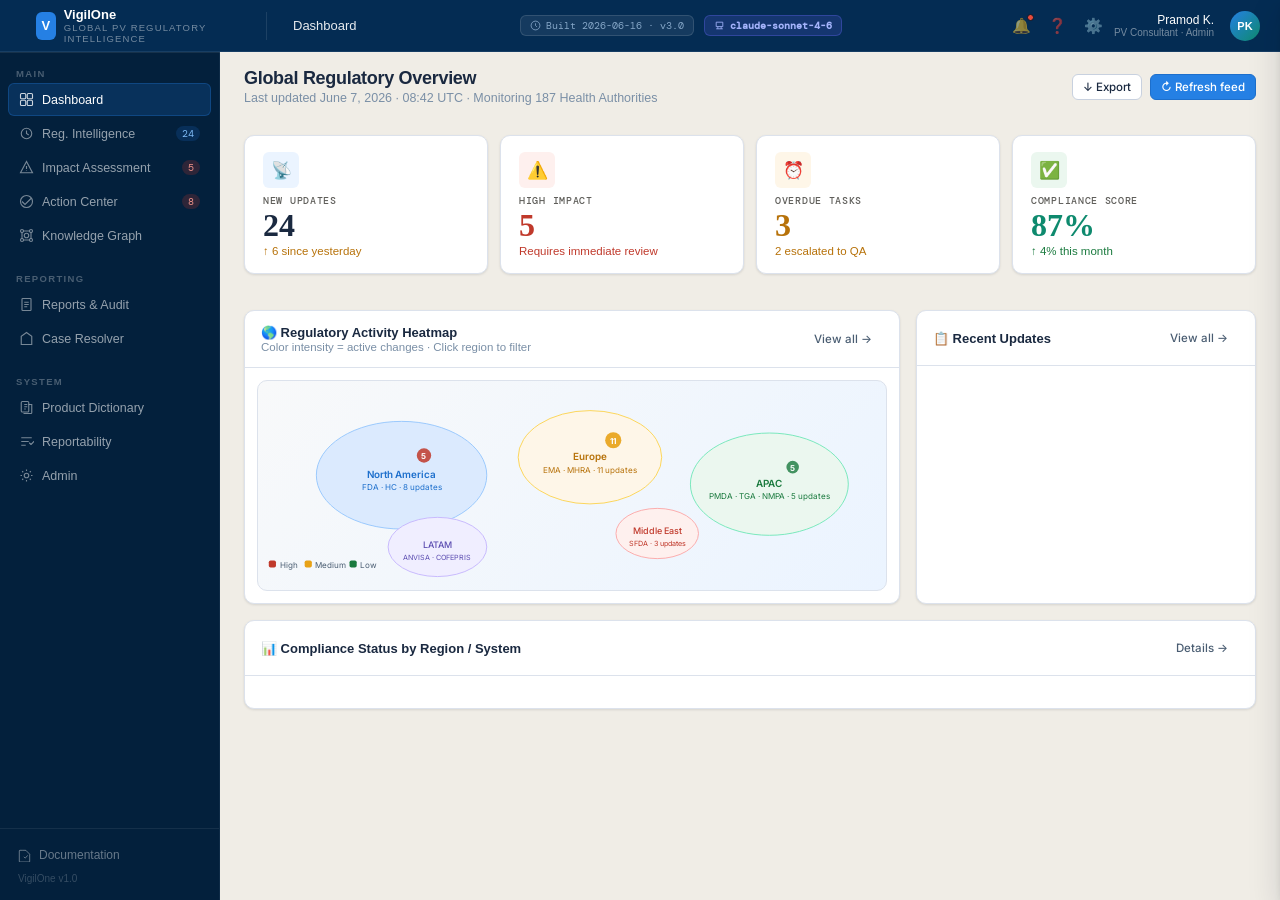
<file: platform.html>
<!DOCTYPE html>
<html lang="en">
<head>
<meta charset="UTF-8"/>
<meta name="viewport" content="width=device-width,initial-scale=1.0"/>
<title>VigilOne Platform</title>
<link rel="preconnect" href="https://fonts.googleapis.com"/>
<link href="https://fonts.googleapis.com/css2?family=Inter:wght@300;400;500;600&family=DM+Mono:wght@400;500&display=swap" rel="stylesheet"/>
<style>
:root{
  --c-navy:#0A1628;--c-navy2:#122040;--c-navy3:#1A3055;
  --c-blue:#1D6FCC;--c-blue2:#2580E4;--c-blue-lt:#EBF4FF;
  --c-teal:#0E8A6E;--c-teal-lt:#E8F7F4;
  --c-red:#C0392B;--c-red-lt:#FEF0EE;
  --c-amber:#B7720A;--c-amber-lt:#FEF6E8;
  --c-green:#1A7A3E;--c-green-lt:#EBF7EF;
  --c-purple:#5C4DB1;--c-purple-lt:#F0EEFF;
  --c-gray-50:#F8F9FA;--c-gray-100:#F0F2F5;--c-gray-200:#E4E8EE;
  --c-gray-300:#CBD2DC;--c-gray-400:#9AAAB8;--c-gray-500:#6B7E95;
  --c-gray-600:#4A5D72;--c-gray-700:#2E3D52;--c-gray-900:#0F1A28;
  --c-white:#FFFFFF;--c-text:#1A2940;--c-text-2:#4A5D72;--c-text-3:#7A8FA6;
  --c-border:#DCE2EC;--c-border2:#C8D1DF;
  --f-sans:'Inter',system-ui,sans-serif;--f-mono:'DM Mono',monospace;
  --sidebar-w:220px;--topbar-h:52px;
  --shadow-sm:0 1px 3px rgba(10,22,40,.08),0 1px 2px rgba(10,22,40,.04);
  --shadow-md:0 4px 12px rgba(10,22,40,.10),0 2px 4px rgba(10,22,40,.06);
  --shadow-lg:0 12px 32px rgba(10,22,40,.14),0 4px 8px rgba(10,22,40,.08);
  --radius:6px;--radius-lg:10px;
}
*,*::before,*::after{box-sizing:border-box;margin:0;padding:0;}
html,body{height:100%;overflow:hidden;}
body{font-family:var(--f-sans);font-size:13px;color:var(--c-text);background:var(--c-gray-100);display:flex;flex-direction:column;}
.topbar{height:var(--topbar-h);background:var(--c-navy);display:flex;align-items:center;padding:0 16px 0 0;flex-shrink:0;z-index:100;box-shadow:0 1px 0 rgba(255,255,255,.08);}
.topbar-logo{width:var(--sidebar-w);padding:0 16px;display:flex;align-items:center;gap:8px;flex-shrink:0;}
.topbar-logo-mark{width:28px;height:28px;border-radius:6px;background:var(--c-blue2);display:flex;align-items:center;justify-content:center;}
.topbar-logo-mark span{font-size:13px;font-weight:600;color:#fff;}
.topbar-logo-text .brand{font-size:13px;font-weight:600;color:#fff;}
.topbar-logo-text .product{font-size:9.5px;font-weight:500;color:rgba(255,255,255,.45);letter-spacing:.12em;text-transform:uppercase;}
.topbar-divider{width:1px;height:28px;background:rgba(255,255,255,.1);margin:0 12px;}
.topbar-breadcrumb{font-size:13px;color:rgba(255,255,255,.9);font-weight:500;}
.topbar-right{margin-left:auto;display:flex;align-items:center;gap:4px;}
.topbar-icon-btn{width:32px;height:32px;border-radius:var(--radius);border:none;background:transparent;color:rgba(255,255,255,.55);cursor:pointer;display:flex;align-items:center;justify-content:center;font-size:15px;transition:all .15s;}
.topbar-icon-btn:hover{background:rgba(255,255,255,.08);color:#fff;}
.notif-wrap{position:relative;}
.notif-dot{position:absolute;top:4px;right:4px;width:7px;height:7px;border-radius:50%;background:#E74C3C;border:1.5px solid var(--c-navy);}
.topbar-avatar{width:30px;height:30px;border-radius:50%;background:linear-gradient(135deg,var(--c-blue2),var(--c-teal));display:flex;align-items:center;justify-content:center;font-size:11px;font-weight:600;color:#fff;cursor:pointer;margin-left:4px;}
.topbar-user-info{text-align:right;margin-right:8px;}
.topbar-user-info .name{font-size:12px;font-weight:500;color:#fff;}
.topbar-user-info .role{font-size:10px;color:rgba(255,255,255,.45);}
.shell{display:flex;flex:1;overflow:hidden;}
.sidebar{width:var(--sidebar-w);flex-shrink:0;background:var(--c-navy2);display:flex;flex-direction:column;overflow-y:auto;border-right:1px solid rgba(255,255,255,.06);}
.sidebar-section{padding:16px 8px 4px;}
.sidebar-section-label{font-size:9.5px;font-weight:600;color:rgba(255,255,255,.28);letter-spacing:.14em;text-transform:uppercase;padding:0 8px;margin-bottom:4px;}
.nav-item{display:flex;align-items:center;gap:8px;padding:8px 10px;border-radius:var(--radius);cursor:pointer;color:rgba(255,255,255,.58);font-size:12.5px;font-weight:400;transition:all .12s;margin-bottom:1px;border:1px solid transparent;}
.nav-item:hover{background:rgba(255,255,255,.06);color:rgba(255,255,255,.85);}
.nav-item.active{background:rgba(29,111,204,.22);color:#fff;font-weight:500;border-color:rgba(29,111,204,.35);}
.nav-item svg{width:15px;height:15px;flex-shrink:0;opacity:.8;}
.nav-badge{margin-left:auto;font-family:var(--f-mono);font-size:10px;background:rgba(199,56,44,.22);color:#F1948A;padding:1px 6px;border-radius:10px;}
.nav-badge.blue{background:rgba(29,111,204,.2);color:#7DB9F4;}
.sidebar-footer{margin-top:auto;padding:12px 8px;border-top:1px solid rgba(255,255,255,.07);}
.sidebar-footer-item{display:flex;align-items:center;gap:8px;padding:7px 10px;border-radius:var(--radius);cursor:pointer;color:rgba(255,255,255,.4);font-size:12px;transition:all .12s;}
.sidebar-footer-item:hover{color:rgba(255,255,255,.7);background:rgba(255,255,255,.05);}
.main{flex:1;display:flex;flex-direction:column;overflow:hidden;min-height:0;}
.view{display:none;flex:1;flex-direction:column;overflow:hidden;min-height:0;}
.view.active{display:flex;}
.page-hdr{padding:16px 24px 0;flex-shrink:0;}
.page-hdr-row{display:flex;align-items:center;gap:12px;margin-bottom:14px;}
.page-title{font-size:18px;font-weight:600;color:var(--c-text);letter-spacing:-.3px;}
.page-subtitle{font-size:12.5px;color:var(--c-text-3);margin-top:2px;}
.page-hdr-right{margin-left:auto;display:flex;gap:8px;}
.btn{display:inline-flex;align-items:center;gap:6px;padding:7px 14px;border-radius:var(--radius);font-size:12.5px;font-weight:500;font-family:var(--f-sans);cursor:pointer;border:1px solid transparent;transition:all .15s;white-space:nowrap;}
.btn-primary{background:var(--c-blue2);color:#fff;border-color:var(--c-blue);}
.btn-primary:hover{background:#1A70D4;}
.btn-secondary{background:#fff;color:var(--c-text);border-color:var(--c-border2);}
.btn-secondary:hover{background:var(--c-gray-50);}
.btn-ghost{background:transparent;color:var(--c-text-2);border-color:transparent;}
.btn-ghost:hover{background:var(--c-gray-100);}
.btn-sm{padding:5px 10px;font-size:11.5px;}
.chip{display:inline-flex;align-items:center;gap:4px;padding:2px 8px;border-radius:20px;font-size:11px;font-weight:500;white-space:nowrap;}
.chip::before{content:'';width:5px;height:5px;border-radius:50%;flex-shrink:0;}
.chip-red{background:var(--c-red-lt);color:var(--c-red);}
.chip-red::before{background:var(--c-red);}
.chip-amber{background:var(--c-amber-lt);color:var(--c-amber);}
.chip-amber::before{background:var(--c-amber);}
.chip-green{background:var(--c-green-lt);color:var(--c-green);}
.chip-green::before{background:var(--c-green);}
.chip-blue{background:var(--c-blue-lt);color:var(--c-blue);}
.chip-blue::before{background:var(--c-blue2);}
.chip-purple{background:var(--c-purple-lt);color:var(--c-purple);}
.chip-purple::before{background:var(--c-purple);}
.chip-gray{background:var(--c-gray-100);color:var(--c-gray-600);}
.chip-gray::before{background:var(--c-gray-400);}
.card{background:#fff;border-radius:var(--radius-lg);border:1px solid var(--c-border);box-shadow:var(--shadow-sm);}
.card-hdr{padding:14px 16px;border-bottom:1px solid var(--c-border);display:flex;align-items:center;gap:8px;}
.card-hdr-title{font-size:13px;font-weight:600;color:var(--c-text);}
.card-hdr-sub{font-size:11.5px;color:var(--c-text-3);margin-top:1px;}
.card-hdr-right{margin-left:auto;display:flex;gap:6px;}
.kpi-grid{display:grid;grid-template-columns:repeat(4,1fr);gap:12px;margin-bottom:16px;}
.kpi-tile{background:#fff;border-radius:var(--radius-lg);border:1px solid var(--c-border);padding:16px 18px;box-shadow:var(--shadow-sm);}
.kpi-icon{width:36px;height:36px;border-radius:var(--radius);display:flex;align-items:center;justify-content:center;font-size:17px;margin-bottom:6px;}
.kpi-label{font-size:11px;font-weight:500;color:var(--c-text-3);text-transform:uppercase;letter-spacing:.06em;margin-bottom:2px;}
.kpi-val{font-size:28px;font-weight:600;color:var(--c-text);line-height:1.1;}
.kpi-delta{font-size:11.5px;margin-top:3px;}
.data-table-wrap{overflow:auto;flex:1;}
.data-table{width:100%;border-collapse:collapse;}
.data-table th{text-align:left;padding:9px 14px;font-size:10.5px;font-weight:600;text-transform:uppercase;letter-spacing:.06em;color:var(--c-text-3);border-bottom:1px solid var(--c-border);background:var(--c-gray-50);white-space:nowrap;position:sticky;top:0;z-index:2;}
.data-table td{padding:10px 14px;border-bottom:1px solid var(--c-gray-100);font-size:12.5px;color:var(--c-text);vertical-align:middle;}
.data-table tr:last-child td{border-bottom:none;}
.data-table tbody tr{cursor:pointer;transition:background .1s;}
.data-table tbody tr:hover td{background:var(--c-blue-lt);}
.filters-bar{display:flex;gap:8px;padding:12px 24px;align-items:center;border-bottom:1px solid var(--c-border);background:#fff;flex-shrink:0;flex-wrap:wrap;}
.search-box{display:flex;align-items:center;gap:6px;background:var(--c-gray-50);border:1px solid var(--c-border);border-radius:var(--radius);padding:6px 10px;min-width:220px;}
.search-box input{border:none;background:transparent;font-size:12.5px;color:var(--c-text);outline:none;width:100%;}
.search-box input::placeholder{color:var(--c-text-3);}
.filter-select{border:1px solid var(--c-border);border-radius:var(--radius);padding:6px 28px 6px 10px;font-size:12.5px;color:var(--c-text);background:var(--c-gray-50);cursor:pointer;appearance:none;background-image:url("data:image/svg+xml,%3Csvg xmlns='http://www.w3.org/2000/svg' width='12' height='8'%3E%3Cpath d='M1 1l5 5 5-5' stroke='%236B7E95' stroke-width='1.5' fill='none' stroke-linecap='round'/%3E%3C/svg%3E");background-repeat:no-repeat;background-position:right 8px center;outline:none;}
.panel-overlay{position:fixed;inset:0;background:rgba(10,22,40,.4);z-index:200;display:none;}
.panel-overlay.open{display:block;}
.slide-panel{position:fixed;top:0;right:0;bottom:0;width:520px;background:#fff;z-index:201;box-shadow:var(--shadow-lg);display:flex;flex-direction:column;transform:translateX(100%);transition:transform .25s cubic-bezier(.4,0,.2,1);}
.slide-panel.open{transform:translateX(0);}
.sp-hdr{padding:16px 20px;border-bottom:1px solid var(--c-border);display:flex;align-items:flex-start;gap:10px;flex-shrink:0;}
.sp-hdr-info{flex:1;}
.sp-hdr-title{font-size:15px;font-weight:600;color:var(--c-text);margin-bottom:3px;}
.sp-hdr-meta{font-size:11.5px;color:var(--c-text-3);display:flex;align-items:center;gap:8px;flex-wrap:wrap;}
.sp-close{width:30px;height:30px;border-radius:var(--radius);border:none;background:var(--c-gray-100);cursor:pointer;display:flex;align-items:center;justify-content:center;font-size:16px;color:var(--c-text-2);}
.sp-close:hover{background:var(--c-gray-200);}
.sp-body{flex:1;overflow-y:auto;padding:20px;}
.sp-section{margin-bottom:20px;}
.sp-section-label{font-size:10.5px;font-weight:600;text-transform:uppercase;letter-spacing:.08em;color:var(--c-text-3);margin-bottom:8px;}
.sp-footer{padding:14px 20px;border-top:1px solid var(--c-border);display:flex;gap:8px;flex-shrink:0;}
.ai-summary{background:linear-gradient(135deg,#EBF4FF,#E8F7F4);border:1px solid rgba(29,111,204,.15);border-radius:var(--radius-lg);padding:14px 16px;margin-bottom:16px;}
.ai-summary-label{font-size:10px;font-weight:600;text-transform:uppercase;letter-spacing:.1em;color:var(--c-blue);display:flex;align-items:center;gap:6px;margin-bottom:6px;}
.ai-summary-label::before{content:'✦';font-size:12px;}
.ai-summary-text{font-size:12.5px;color:var(--c-text);line-height:1.65;}
.impact-badge{display:inline-flex;align-items:center;gap:5px;padding:4px 10px;border-radius:var(--radius);font-size:12px;font-weight:600;}
.impact-high{background:#FEF0EE;color:#C0392B;border:1px solid rgba(192,57,43,.2);}
.impact-medium{background:#FEF6E8;color:#B7720A;border:1px solid rgba(183,114,10,.2);}
.impact-low{background:#EBF7EF;color:#1A7A3E;border:1px solid rgba(26,122,62,.2);}
.progress-bar{height:6px;background:var(--c-gray-200);border-radius:10px;overflow:hidden;}
.progress-fill{height:100%;border-radius:10px;transition:width .4s;}
.progress-blue{background:var(--c-blue2);}
.progress-green{background:var(--c-teal);}
.progress-red{background:var(--c-red);}
.progress-amber{background:#E8A217;}
.tabs-bar{display:flex;gap:0;border-bottom:1px solid var(--c-border);flex-shrink:0;}
.tab-item{padding:10px 16px;font-size:12.5px;font-weight:500;cursor:pointer;border-bottom:2px solid transparent;color:var(--c-text-3);transition:all .15s;white-space:nowrap;}
.tab-item:hover{color:var(--c-text);}
.tab-item.active{color:var(--c-blue2);border-bottom-color:var(--c-blue2);}
.tab-panel{display:none;flex:1;overflow:hidden;flex-direction:column;}
.tab-panel.active{display:flex;}
.content-area{flex:1;overflow-y:auto;padding:0 24px 24px;}
.two-col{display:grid;grid-template-columns:1fr 340px;gap:16px;}
.three-col{display:grid;grid-template-columns:1fr 1fr 1fr;gap:12px;}
.section-gap{display:flex;flex-direction:column;gap:16px;}
.kanban{display:grid;grid-template-columns:repeat(4,1fr);gap:12px;align-items:start;}
.kanban-col{background:var(--c-gray-50);border-radius:var(--radius-lg);border:1px solid var(--c-border);overflow:hidden;}
.kanban-col-hdr{padding:10px 12px;border-bottom:1px solid var(--c-border);display:flex;align-items:center;gap:6px;}
.kanban-col-title{font-size:12px;font-weight:600;color:var(--c-text);}
.kanban-count{font-family:var(--f-mono);font-size:10px;background:var(--c-gray-200);color:var(--c-text-3);padding:1px 6px;border-radius:8px;margin-left:auto;}
.kanban-cards{padding:8px;display:flex;flex-direction:column;gap:6px;}
.kanban-card{background:#fff;border-radius:var(--radius);border:1px solid var(--c-border);padding:10px 12px;cursor:pointer;transition:all .15s;box-shadow:var(--shadow-sm);}
.kanban-card:hover{border-color:var(--c-blue2);box-shadow:0 0 0 2px rgba(29,111,204,.1);}
.kanban-card-title{font-size:12px;font-weight:500;color:var(--c-text);margin-bottom:5px;line-height:1.4;}
.audit-row{display:flex;gap:12px;padding:10px 0;border-bottom:1px solid var(--c-gray-100);align-items:flex-start;}
.audit-row:last-child{border-bottom:none;}
.audit-icon{width:28px;height:28px;border-radius:50%;flex-shrink:0;display:flex;align-items:center;justify-content:center;font-size:12px;}
.audit-time{font-size:11px;color:var(--c-text-3);font-family:var(--f-mono);flex-shrink:0;}
.kg-canvas{width:100%;height:100%;overflow:hidden;background:radial-gradient(ellipse at 50% 50%,#EBF4FF 0%,var(--c-gray-50) 70%);}
::-webkit-scrollbar{width:5px;height:5px;}
::-webkit-scrollbar-track{background:transparent;}
::-webkit-scrollbar-thumb{background:var(--c-gray-300);border-radius:10px;}

/* ── CASE RESOLVER (from index.html) ── */

:root{
  --navy:#03203C;--navy2:#042C53;--blue:#0A5F9A;--sky:#378ADD;
  --skylt:#B5D4F4;--teal:#1D9E75;--teallt:#9FE1CB;--tealdk:#085041;
  --amber:#BA7517;--coral:#D85A30;--red:#A32D2D;
  --white:#F8F6F2;--cream:#EEE9E0;--gray:#888780;
  --text:#1A1A18;--muted:#5F5E5A;--border:rgba(3,32,60,0.09);
  --serif:'DM Serif Display',Georgia,serif;
  --sans:'Figtree',sans-serif;
  --mono:'DM Mono',monospace;
  --sidebar:220px;--header:52px;
}
*,*::before,*::after{box-sizing:border-box;margin:0;padding:0;}
html,body{height:100%;overflow:hidden;}
body{font-family:var(--sans);background:#F0EDE6;color:var(--text);display:flex;flex-direction:column;}

/* ─── TOPBAR ─── */
.topbar{
  height:var(--header);background:var(--navy2);flex-shrink:0;
  display:flex;align-items:center;padding:0 20px;gap:14px;
  border-bottom:1px solid rgba(181,212,244,0.1);position:relative;z-index:60;
}
.tb-logo{font-family:var(--serif);font-size:17px;color:var(--skylt);letter-spacing:.01em;}
.tb-sep{width:1px;height:20px;background:rgba(181,212,244,0.2);}
.tb-product{font-family:var(--mono);font-size:10px;color:var(--teallt);letter-spacing:.14em;text-transform:uppercase;}
.tb-right{margin-left:auto;display:flex;align-items:center;gap:8px;}
.tb-badge{font-family:var(--mono);font-size:10px;padding:3px 10px;
  border-radius:20px;background:rgba(29,158,117,0.2);color:var(--teallt);
  border:1px solid rgba(29,158,117,0.3);}
.tb-btn{background:transparent;border:1px solid rgba(181,212,244,0.2);
  color:var(--skylt);font-size:11.5px;font-family:var(--sans);
  padding:5px 12px;border-radius:5px;cursor:pointer;transition:all .15s;}
.tb-btn:hover{background:rgba(55,138,221,0.15);}
.tb-btn.accent{background:var(--teal);border-color:var(--teal);color:#fff;}
.tb-btn.accent:hover{background:#0F6E56;}

/* ─── API PANEL ─── */
.api-panel{
  display:none;position:absolute;top:var(--header);right:12px;
  background:#fff;border-radius:10px;border:1px solid var(--border);
  padding:20px 22px;width:370px;z-index:200;
  box-shadow:0 8px 40px rgba(3,32,60,0.2);
}
.api-panel.open{display:block;}
.api-panel h4{font-family:var(--serif);font-size:18px;color:var(--navy);margin-bottom:5px;}
.api-panel p{font-size:12px;color:var(--muted);margin-bottom:12px;line-height:1.55;}
.api-note{font-size:11px;color:var(--muted);background:rgba(55,138,221,0.06);
  padding:8px 10px;border-radius:5px;border-left:2px solid var(--sky);margin-bottom:12px;line-height:1.55;}
.api-row{display:flex;gap:8px;margin-top:2px;}
.api-row button{flex:1;padding:8px;border-radius:6px;border:none;
  font-size:12.5px;font-family:var(--sans);font-weight:500;cursor:pointer;transition:all .15s;}
.api-primary{background:var(--navy2);color:var(--skylt);}
.api-primary:hover{background:var(--blue);}
.api-secondary{background:var(--cream);color:var(--muted);}
.api-status{display:none;margin-top:10px;font-size:12px;padding:7px 10px;border-radius:5px;line-height:1.4;}

/* ─── SHELL ─── */
.shell{display:flex;flex:1;overflow:hidden;}

/* ─── SIDEBAR ─── */
.sidebar{
  width:var(--sidebar);flex-shrink:0;
  background:var(--navy);
  display:flex;flex-direction:column;
  border-right:1px solid rgba(181,212,244,0.06);
  overflow-y:auto;
}
.sb-section{padding:14px 12px 6px;}
.sb-section-label{font-family:var(--mono);font-size:9px;color:rgba(181,212,244,0.28);
  letter-spacing:.14em;text-transform:uppercase;margin-bottom:6px;padding:0 4px;}
.sb-item{
  display:flex;align-items:center;gap:8px;
  padding:7px 10px;border-radius:6px;cursor:pointer;
  font-size:12.5px;color:rgba(181,212,244,0.55);
  transition:all .12s;margin-bottom:1px;border:1px solid transparent;
}
.sb-item:hover{background:rgba(55,138,221,0.1);color:var(--skylt);}
.sb-item.active{background:rgba(29,158,117,0.15);color:var(--teallt);border-color:rgba(29,158,117,0.2);}
.sb-item svg{width:14px;height:14px;opacity:.7;flex-shrink:0;}
.sb-item.active svg{opacity:1;}
.sb-badge{margin-left:auto;font-family:var(--mono);font-size:9px;
  background:rgba(216,90,48,0.25);color:#F0997B;padding:1px 6px;border-radius:8px;}
.sb-divider{border:none;border-top:1px solid rgba(181,212,244,0.07);margin:6px 12px;}
.new-case-btn{
  margin:12px;background:var(--teal);color:#fff;border:none;
  border-radius:7px;padding:9px 12px;font-size:12.5px;font-family:var(--sans);
  font-weight:500;cursor:pointer;width:calc(100% - 24px);
  display:flex;align-items:center;justify-content:center;gap:7px;transition:background .15s;
}
.new-case-btn:hover{background:#0F6E56;}

/* recent searches in sidebar */
.sb-recent{padding:0 12px 12px;}
.sb-recent-item{
  padding:7px 10px;border-radius:6px;cursor:pointer;
  border:1px solid rgba(181,212,244,0.07);margin-bottom:4px;
  transition:all .12s;background:rgba(181,212,244,0.03);
}
.sb-recent-item:hover{background:rgba(55,138,221,0.1);border-color:rgba(55,138,221,0.2);}
.sb-ri-product{font-size:11.5px;color:var(--skylt);font-weight:500;
  white-space:nowrap;overflow:hidden;text-overflow:ellipsis;}
.sb-ri-ae{font-size:10px;color:rgba(181,212,244,0.4);margin-top:1px;
  white-space:nowrap;overflow:hidden;text-overflow:ellipsis;}
.sb-ri-meta{display:flex;align-items:center;gap:5px;margin-top:3px;}
.sb-ri-tag{font-family:var(--mono);font-size:9px;padding:1px 5px;border-radius:6px;}
.sb-footer{padding:12px;margin-top:auto;border-top:1px solid rgba(181,212,244,0.07);}
.sb-footer-txt{font-family:var(--mono);font-size:9px;color:rgba(181,212,244,0.18);line-height:1.8;}

/* ─── WORKSPACE ─── */
.workspace{flex:1;display:flex;flex-direction:column;overflow:hidden;min-height:0;}
.view{display:none;flex:1;flex-direction:column;overflow:hidden;min-height:0;}
.view.active{display:flex;}

/* ─── DASHBOARD ─── */
.dash-scroll{overflow-y:auto;padding:24px 28px;flex:1;}
.dash-greeting{margin-bottom:22px;}
.dash-greeting h2{font-family:var(--serif);font-size:26px;color:var(--navy);}
.dash-greeting p{font-size:13px;color:var(--muted);margin-top:4px;}
.kpi-grid{display:grid;grid-template-columns:repeat(4,1fr);gap:12px;margin-bottom:20px;}
.kpi{background:#fff;border-radius:10px;border:1px solid var(--border);padding:16px 18px;
  box-shadow:0 1px 8px rgba(3,32,60,0.04);}
.kpi-val{font-family:var(--serif);font-size:32px;line-height:1;margin-bottom:4px;}
.kpi-label{font-size:10px;text-transform:uppercase;letter-spacing:.07em;
  color:var(--muted);font-family:var(--mono);}
.kpi-sub{font-size:11.5px;margin-top:5px;font-weight:500;}

.dash-row{display:grid;grid-template-columns:1fr 1fr;gap:16px;margin-bottom:16px;}
.dash-card{background:#fff;border-radius:10px;border:1px solid var(--border);
  overflow:hidden;box-shadow:0 1px 8px rgba(3,32,60,0.04);}
.dash-card-hdr{padding:12px 16px;border-bottom:1px solid var(--border);
  display:flex;align-items:center;justify-content:space-between;}
.dash-card-hdr h3{font-size:13px;font-weight:600;color:var(--navy);}
.dash-card-hdr span{font-size:11px;color:var(--muted);}

/* obligation tracker table */
.ot-table{width:100%;border-collapse:collapse;}
.ot-table th{text-align:left;padding:8px 14px;font-size:10px;text-transform:uppercase;
  letter-spacing:.07em;color:var(--muted);border-bottom:1px solid var(--border);
  font-family:var(--mono);font-weight:500;background:rgba(3,32,60,0.02);}
.ot-table td{padding:9px 14px;border-bottom:1px solid rgba(3,32,60,0.04);
  font-size:12px;color:var(--text);vertical-align:middle;}
.ot-table tr:last-child td{border-bottom:none;}
.ot-table tr{cursor:pointer;transition:background .1s;}
.ot-table tr:hover td{background:rgba(55,138,221,0.03);}
.tag{display:inline-block;padding:2px 7px;border-radius:9px;
  font-size:10px;font-weight:500;font-family:var(--mono);}
.t7{background:#FCEBEB;color:#A32D2D;}
.t15{background:#FAEEDA;color:#854F0B;}
.t30{background:#E6F1FB;color:#185FA5;}
.t90{background:#EAF3DE;color:#3B6D11;}
.tper{background:#EEEDFE;color:#3C3489;}
.tdom{background:#EAF3DE;color:#3B6D11;}
.tfor{background:#EEEDFE;color:#3C3489;}
.tover{background:#FCEBEB;color:#A32D2D;border:1px solid rgba(230,75,74,.3);}
.tok{background:#E1F5EE;color:#085041;}
.trisk{background:#FAEEDA;color:#854F0B;}
.tsusar{background:#FAECE7;color:#993C1D;border:1px solid rgba(208,90,48,.3);}

/* HA coverage mini map */
.ha-map{display:grid;grid-template-columns:repeat(4,1fr);gap:6px;padding:14px 16px;}
.ha-pill{padding:7px 10px;border-radius:7px;border:1px solid var(--border);
  background:rgba(3,32,60,0.02);cursor:default;}
.ha-pill-code{font-family:var(--mono);font-size:9px;font-weight:500;margin-bottom:2px;}
.ha-pill-country{font-size:11px;color:var(--text);}
.ha-pill-reg{font-size:9px;color:var(--muted);margin-top:1px;}

/* activity feed */
.activity-feed{padding:8px 16px;}
.af-item{display:flex;gap:10px;padding:9px 0;border-bottom:1px solid rgba(3,32,60,0.04);align-items:flex-start;}
.af-item:last-child{border-bottom:none;}
.af-dot{width:8px;height:8px;border-radius:50%;flex-shrink:0;margin-top:4px;}
.af-txt{font-size:12px;color:var(--text);line-height:1.5;flex:1;}
.af-time{font-size:10px;color:var(--muted);font-family:var(--mono);flex-shrink:0;}

/* ─── CASE INTAKE VIEW ─── */
.intake-shell{display:flex;flex:1;overflow:hidden;min-height:0;}
.form-panel{
  width:400px;flex-shrink:0;background:#fff;display:flex;flex-direction:column;
  border-right:1px solid var(--border);overflow:hidden;min-height:0;
}
.form-panel-hdr{background:var(--navy);padding:16px 20px;flex-shrink:0;}
.form-panel-hdr h2{font-family:var(--serif);font-size:19px;color:var(--white);margin-bottom:2px;}
.form-panel-hdr p{font-size:11.5px;color:rgba(181,212,244,0.6);}
.form-body{padding:18px 20px;overflow-y:auto;flex:1;min-height:0;}
.form-sec-label{font-family:var(--mono);font-size:9px;letter-spacing:.12em;
  text-transform:uppercase;color:var(--muted);
  border-bottom:1px solid var(--border);padding-bottom:5px;margin:16px 0 12px;}
.form-sec-label:first-child{margin-top:0;}
.fg{margin-bottom:11px;}
.fl{font-size:11px;font-weight:600;color:var(--muted);display:block;
  margin-bottom:4px;text-transform:uppercase;letter-spacing:.05em;}
.req{color:var(--coral);}
input[type=text],input[type=date],select,textarea{
  width:100%;border:1px solid rgba(3,32,60,0.14);border-radius:6px;
  padding:8px 10px;font-size:13px;font-family:var(--sans);
  color:var(--text);background:#fff;outline:none;transition:border-color .15s;
}
input:focus,select:focus,textarea:focus{border-color:var(--sky);box-shadow:0 0 0 2px rgba(55,138,221,0.1);}
textarea{resize:vertical;min-height:90px;line-height:1.5;}
select{appearance:none;
  background-image:url("data:image/svg+xml,%3Csvg xmlns='http://www.w3.org/2000/svg' width='12' height='8'%3E%3Cpath d='M1 1l5 5 5-5' stroke='%23888' stroke-width='1.5' fill='none' stroke-linecap='round'/%3E%3C/svg%3E");
  background-repeat:no-repeat;background-position:right 10px center;}
.cb-grid{display:grid;grid-template-columns:1fr 1fr;gap:4px;}
.cb-item{display:flex;align-items:center;gap:6px;font-size:12px;cursor:pointer;
  padding:5px 8px;border:1px solid var(--border);border-radius:5px;transition:all .12s;}
.cb-item:hover{border-color:var(--sky);}
.cb-item input{accent-color:var(--teal);width:13px;height:13px;}
.cb-item.ck{border-color:var(--teal);background:rgba(29,158,117,0.05);}
.ha-grid{display:grid;grid-template-columns:1fr 1fr;gap:4px;}
.ha-item{display:flex;align-items:center;gap:6px;font-size:11.5px;cursor:pointer;
  padding:5px 7px;border:1px solid var(--border);border-radius:5px;transition:all .12s;}
.ha-item:hover{border-color:var(--sky);}
.ha-item input{accent-color:var(--teal);width:12px;height:12px;}
.ha-item.ck{border-color:var(--teal);background:rgba(29,158,117,0.05);color:var(--tealdk);}
.extract-btn{
  width:100%;background:var(--blue);color:#fff;border:none;
  border-radius:6px;padding:10px;font-size:13px;font-weight:500;
  font-family:var(--sans);cursor:pointer;transition:all .15s;margin-bottom:4px;
}
.extract-btn:hover:not(:disabled){background:#0A5F9A;}
.extract-btn:disabled{opacity:.5;cursor:not-allowed;}
.extract-status{display:none;margin-top:8px;padding:8px 11px;border-radius:0 6px 6px 0;
  font-size:12px;line-height:1.55;}
.run-btn{
  width:100%;background:var(--navy2);color:var(--skylt);border:none;
  border-radius:7px;padding:12px;font-size:13.5px;font-weight:500;
  font-family:var(--sans);cursor:pointer;transition:all .2s;
  display:flex;align-items:center;justify-content:center;gap:8px;margin-top:4px;
}
.run-btn:hover:not(:disabled){background:var(--blue);}
.run-btn:disabled{opacity:.5;cursor:not-allowed;}
.demo-link{width:100%;text-align:center;font-size:12px;color:var(--muted);
  background:none;border:1px solid var(--border);border-radius:6px;
  padding:7px;cursor:pointer;margin-top:6px;transition:all .15s;}
.demo-link:hover{background:var(--cream);}

/* ─── RESULTS PANEL ─── */
.results-panel{flex:1;display:flex;flex-direction:column;overflow:hidden;min-height:0;}
.results-scroll{flex:1;overflow-y:auto;overflow-x:hidden;padding:20px 24px;display:flex;flex-direction:column;gap:16px;min-height:0;}
.empty-state{
  flex:1;display:flex;flex-direction:column;align-items:center;
  justify-content:center;padding:40px;text-align:center;
}
.empty-state .ei{font-size:48px;opacity:.12;margin-bottom:16px;}
.empty-state h3{font-family:var(--serif);font-size:20px;color:var(--navy);margin-bottom:8px;}
.empty-state p{font-size:13px;color:var(--muted);line-height:1.6;max-width:300px;}

/* loading */
.loading-shell{padding:32px;text-align:center;}
.loading-shell h3{font-family:var(--serif);font-size:18px;color:var(--navy);margin-bottom:8px;}
.pipeline{display:flex;justify-content:center;gap:6px;margin:16px 0;flex-wrap:wrap;}
.ps{font-family:var(--mono);font-size:9px;letter-spacing:.06em;padding:3px 9px;
  border-radius:10px;background:rgba(3,32,60,0.06);color:var(--muted);transition:all .3s;}
.ps.run{background:rgba(55,138,221,0.15);color:var(--sky);animation:pulse .8s infinite alternate;}
.ps.done{background:rgba(29,158,117,0.15);color:var(--teal);}
@keyframes pulse{from{opacity:.6}to{opacity:1}}

/* ─── TREE RESULTS ─── */
.tree-shell{background:#fff;border-radius:12px;border:1px solid var(--border);
  overflow:hidden;box-shadow:0 2px 16px rgba(3,32,60,0.05);}
.tree-topbar{background:var(--navy);padding:14px 18px;}
.tree-topbar h3{font-family:var(--serif);font-size:17px;color:var(--white);margin-bottom:2px;}
.tree-topbar .sub{font-size:11px;color:rgba(181,212,244,0.55);}
.case-sum-bar{display:grid;grid-template-columns:repeat(4,1fr);border-bottom:1px solid var(--border);}
.csb{padding:10px 14px;border-right:1px solid var(--border);}
.csb:last-child{border-right:none;}
.csb-k{font-size:9px;text-transform:uppercase;letter-spacing:.08em;color:var(--muted);
  margin-bottom:2px;font-family:var(--mono);}
.csb-v{font-size:12.5px;font-weight:500;color:var(--text);}
.csb-v.alert{color:#A32D2D;} .csb-v.warn{color:#854F0B;} .csb-v.ok{color:#085041;}
.tree-legend{display:flex;gap:14px;padding:8px 16px;border-bottom:1px solid var(--border);
  background:rgba(3,32,60,0.015);flex-wrap:wrap;}
.tl-item{display:flex;align-items:center;gap:4px;font-size:10.5px;color:var(--muted);}
.tl-dot{width:8px;height:8px;border-radius:50%;}
.dot-over{background:#E24B4A;} .dot-risk{background:#EF9F27;}
.dot-ok{background:#1D9E75;} .dot-per{background:#7F77DD;} .dot-na{background:#B4B2A9;}
.tree-body{padding:12px 16px;display:flex;flex-direction:column;gap:6px;}
.t-country{border:1px solid var(--border);border-radius:8px;overflow:hidden;}
.t-country-hdr{display:flex;align-items:center;gap:8px;padding:10px 12px;
  cursor:pointer;background:rgba(3,32,60,0.025);transition:background .12s;user-select:none;}
.t-country-hdr:hover{background:rgba(3,32,60,0.05);}
.t-country-name{font-size:13px;font-weight:600;color:var(--navy);}
.t-country-ha{font-size:11px;color:var(--muted);margin-left:2px;}
.t-caret{margin-left:auto;font-size:10px;color:var(--muted);transition:transform .2s;}
.t-country-hdr.open .t-caret{transform:rotate(90deg);}
.t-country-body{display:none;border-top:1px solid var(--border);}
.t-country-body.open{display:block;}
.t-ha{border-bottom:1px solid rgba(3,32,60,0.04);}
.t-ha:last-child{border-bottom:none;}
.t-ha-hdr{display:flex;align-items:center;gap:8px;padding:9px 14px 9px 26px;
  cursor:pointer;transition:background .1s;}
.t-ha-hdr:hover{background:rgba(3,32,60,0.02);}
.t-ha-hdr.open .t-ha-caret{transform:rotate(90deg);}
.t-ha-code{font-family:var(--mono);font-size:9.5px;font-weight:500;
  padding:2px 7px;border-radius:9px;}
.t-ha-name{font-size:12px;color:var(--text);font-weight:500;}
.t-ha-caret{margin-left:auto;font-size:10px;color:var(--muted);transition:transform .2s;}
.t-ha-body{display:none;border-top:1px solid rgba(3,32,60,0.05);background:rgba(3,32,60,0.01);}
.t-ha-body.open{display:block;}
.t-rep{display:flex;align-items:stretch;border-bottom:1px solid rgba(3,32,60,0.04);
  transition:background .1s;position:relative;}
.t-rep:last-child{border-bottom:none;}
.t-rep:hover{background:rgba(55,138,221,0.025);}
.t-rep:hover .t-rep-detail{display:block;}
.t-rep-stripe{width:3px;flex-shrink:0;}
.t-rep-inner{flex:1;padding:9px 12px 9px 16px;display:flex;align-items:center;gap:10px;flex-wrap:wrap;}
.t-rep-name{font-size:11.5px;font-weight:600;color:var(--text);min-width:170px;flex-shrink:0;}
.t-rep-reg{font-size:9.5px;color:var(--sky);font-family:var(--mono);display:block;margin-top:1px;}
.t-rep-detail{
  display:none;width:100%;margin-top:6px;padding:8px 10px;
  background:#fff;border-radius:5px;border:1px solid var(--border);
  font-size:11px;color:var(--muted);line-height:1.6;
}
.t-rep-detail strong{color:var(--text);}

/* collapsible sections */
.coll-hdr{padding:9px 14px;display:flex;align-items:center;gap:8px;
  cursor:pointer;border-top:1px solid var(--border);background:rgba(3,32,60,0.015);}
.coll-hdr:hover{background:rgba(3,32,60,0.04);}
.coll-title{font-size:12px;font-weight:600;color:var(--navy);}
.coll-caret{margin-left:auto;font-size:10px;color:var(--muted);transition:transform .2s;}
.coll-hdr.open .coll-caret{transform:rotate(90deg);}
.coll-body{display:none;}
.coll-body.open{display:block;}
.narrative-body{padding:14px 16px;font-size:12.5px;line-height:1.85;
  color:var(--text);border-left:3px solid var(--navy2);}
.placeholder{color:var(--coral);font-style:italic;}
.gap-row{display:flex;gap:10px;padding:8px 14px;border-bottom:1px solid rgba(3,32,60,0.04);align-items:flex-start;}
.gap-row:last-child{border-bottom:none;}
.gap-icon{font-size:13px;flex-shrink:0;margin-top:1px;}
.gap-txt{font-size:12px;color:var(--text);line-height:1.5;}
.gap-sub{font-size:10.5px;color:var(--muted);}
.tree-footer{padding:10px 16px;border-top:1px solid var(--border);
  display:flex;gap:8px;background:rgba(3,32,60,0.015);}
.tf-btn{padding:6px 13px;border-radius:5px;border:1px solid var(--border);
  background:transparent;color:var(--muted);font-size:11.5px;font-family:var(--sans);cursor:pointer;transition:all .15s;}
.tf-btn:hover{background:var(--cream);}
.tf-btn.primary{background:var(--navy2);color:var(--skylt);border-color:var(--navy2);}
.tf-btn.primary:hover{background:var(--blue);}

/* ─── HISTORY VIEW ─── */
.hist-scroll{overflow-y:auto;padding:24px 28px;flex:1;}
.hist-hdr{margin-bottom:20px;display:flex;align-items:center;justify-content:space-between;}
.hist-hdr h2{font-family:var(--serif);font-size:22px;color:var(--navy);}
.hist-grid{display:grid;grid-template-columns:repeat(3,1fr);gap:12px;}
.hist-card{background:#fff;border-radius:10px;border:1px solid var(--border);
  padding:16px 18px;cursor:pointer;transition:all .15s;
  box-shadow:0 1px 8px rgba(3,32,60,0.04);}
.hist-card:hover{border-color:var(--sky);box-shadow:0 4px 20px rgba(3,32,60,0.1);transform:translateY(-1px);}
.hc-product{font-size:13.5px;font-weight:600;color:var(--navy);margin-bottom:3px;}
.hc-ae{font-size:12px;color:var(--muted);margin-bottom:10px;line-height:1.45;}
.hc-meta{display:flex;gap:6px;flex-wrap:wrap;margin-bottom:8px;}
.hc-date{font-size:10px;color:var(--muted);font-family:var(--mono);}
.hc-footer{display:flex;align-items:center;justify-content:space-between;margin-top:10px;
  padding-top:8px;border-top:1px solid var(--border);}
.hc-has{font-size:10.5px;color:var(--muted);}
.hc-del{font-size:10px;color:var(--muted);background:none;border:none;cursor:pointer;
  padding:2px 6px;border-radius:4px;transition:all .12s;}
.hc-del:hover{background:#FCEBEB;color:#A32D2D;}
.hist-empty{text-align:center;padding:60px;color:var(--muted);}
.hist-empty h3{font-family:var(--serif);font-size:18px;color:var(--navy);margin-bottom:8px;}

/* ─── SETTINGS VIEW ─── */
.settings-scroll{overflow-y:auto;padding:24px 28px;flex:1;}
.settings-scroll h2{font-family:var(--serif);font-size:22px;color:var(--navy);margin-bottom:20px;}
.settings-section{background:#fff;border-radius:10px;border:1px solid var(--border);
  overflow:hidden;margin-bottom:16px;box-shadow:0 1px 8px rgba(3,32,60,0.04);}
.ss-hdr{padding:12px 16px;border-bottom:1px solid var(--border);background:rgba(3,32,60,0.02);}
.ss-hdr h3{font-size:13px;font-weight:600;color:var(--navy);}
.ss-row{display:flex;align-items:center;justify-content:space-between;
  padding:12px 16px;border-bottom:1px solid rgba(3,32,60,0.04);}
.ss-row:last-child{border-bottom:none;}
.ss-row-label{font-size:13px;color:var(--text);}
.ss-row-sub{font-size:11px;color:var(--muted);margin-top:2px;}
.ss-input{border:1px solid var(--border);border-radius:6px;padding:7px 10px;
  font-size:12.5px;font-family:var(--sans);outline:none;transition:border-color .15s;
  color:var(--text);background:#fff;min-width:200px;}
.ss-input:focus{border-color:var(--sky);}
.ss-btn{padding:7px 14px;border-radius:6px;border:1px solid var(--border);
  background:transparent;font-size:12px;font-family:var(--sans);cursor:pointer;
  color:var(--muted);transition:all .15s;}
.ss-btn:hover{background:var(--cream);}
.ss-btn.primary{background:var(--navy2);color:var(--skylt);border-color:var(--navy2);}
.ss-btn.danger{background:#FCEBEB;color:#A32D2D;border-color:rgba(163,45,45,0.2);}

::-webkit-scrollbar{width:4px;height:4px;}
::-webkit-scrollbar-track{background:transparent;}
::-webkit-scrollbar-thumb{background:rgba(3,32,60,0.12);border-radius:10px;}
@media print{.sidebar,.topbar{display:none!important;}.workspace{display:block!important;}}

/* ── WHODD / MEDDRA LOOKUP WIDGETS ── */
.dict-wrap{position:relative;}
.dict-input-row{display:flex;gap:6px;align-items:center;}
.dict-input-row input,.dict-input-row textarea{flex:1;}
.lookup-btn{
  background:var(--navy2);color:var(--skylt);border:none;border-radius:5px;
  padding:6px 10px;font-size:11px;font-family:var(--sans);cursor:pointer;
  white-space:nowrap;flex-shrink:0;transition:background .15s;
  display:flex;align-items:center;gap:4px;
}
.lookup-btn:hover:not(:disabled){background:var(--blue);}
.lookup-btn:disabled{opacity:.5;cursor:not-allowed;}
.lookup-btn svg{width:12px;height:12px;flex-shrink:0;}
.dict-badge{
  display:none;margin-top:5px;padding:7px 10px;border-radius:5px;
  font-size:11px;line-height:1.55;border-left:3px solid;
}
.dict-badge.whodd{background:rgba(10,95,154,0.07);border-color:#0A5F9A;color:#042C53;}
.dict-badge.meddra{background:rgba(52,125,221,.07);border-color:#378ADD;color:#03203C;}
.dict-badge.error{background:rgba(163,45,45,0.07);border-color:#E24B4A;color:#791F1F;}
.dict-badge strong{font-weight:600;}
.dict-badge .dict-row{display:flex;gap:6px;align-items:center;margin-bottom:2px;flex-wrap:wrap;}
.dict-badge .dict-label{font-size:9.5px;text-transform:uppercase;letter-spacing:.07em;color:var(--muted);min-width:60px;}
.dict-badge .dict-val{font-weight:500;color:var(--text);}
.dict-badge .dict-tag{font-size:9px;padding:1px 6px;border-radius:8px;
  background:rgba(10,95,154,0.12);color:#0A5F9A;font-family:var(--mono);}
.dict-badge .dict-tag.meddra-tag{background:rgba(52,125,221,.12);color:#185FA5;}
.dict-loading{font-size:11px;color:var(--muted);margin-top:5px;display:none;}
.dict-source{font-size:9px;color:var(--muted);margin-top:5px;font-family:var(--mono);}

</style>
</head>
<body>

<!-- TOPBAR -->
<div class="topbar">
  <div class="topbar-logo">
    <div class="topbar-logo-mark"><span>V</span></div>
    <div class="topbar-logo-text">
      <div class="brand">VigilOne</div>
      <div class="product">Global PV Regulatory Intelligence</div>
    </div>
  </div>
  <div class="topbar-divider"></div>
  <div class="topbar-breadcrumb" id="tb-section">Dashboard</div>
  <div style="margin-left:auto;display:flex;align-items:center;gap:10px;">
    <div style="display:flex;align-items:center;gap:5px;background:rgba(255,255,255,0.07);border:1px solid rgba(255,255,255,0.12);border-radius:6px;padding:3px 9px;">
      <svg width="11" height="11" viewBox="0 0 20 20" fill="none" stroke="rgba(181,212,244,0.7)" stroke-width="1.5"><circle cx="10" cy="10" r="8"/><path d="M10 6v4l2.5 2.5"/></svg>
      <span style="font-size:10px;color:rgba(181,212,244,0.7);font-family:var(--mono);" id="build-ts"></span>
    </div>
    <div style="display:flex;align-items:center;gap:5px;background:rgba(99,102,241,0.18);border:1px solid rgba(99,102,241,0.35);border-radius:6px;padding:3px 9px;">
      <svg width="11" height="11" viewBox="0 0 20 20" fill="none" stroke="#a5b4fc" stroke-width="1.5"><path d="M4 4h12v8H4z"/><path d="M7 12v4M13 12v4M4 16h12"/></svg>
      <span style="font-size:10px;color:#a5b4fc;font-weight:600;font-family:var(--mono);">claude-sonnet-4-6</span>
    </div>
  </div>
  <div class="topbar-right">
    <div class="notif-wrap">
      <button class="topbar-icon-btn">🔔</button>
      <div class="notif-dot"></div>
    </div>
    <button class="topbar-icon-btn">❓</button>
    <button class="topbar-icon-btn">⚙️</button>
    <div class="topbar-user-info">
      <div class="name">Pramod K.</div>
      <div class="role">PV Consultant · Admin</div>
    </div>
    <div class="topbar-avatar">PK</div>
  </div>
</div>

<div class="shell">

<!-- SIDEBAR -->
<div class="sidebar">
  <div class="sidebar-section">
    <div class="sidebar-section-label">Main</div>
    <div class="nav-item active" id="nav-dashboard" onclick="showView('dashboard',this,'Dashboard')">
      <svg viewBox="0 0 20 20" fill="none" stroke="currentColor" stroke-width="1.5"><rect x="2" y="2" width="7" height="7" rx="1.5"/><rect x="11" y="2" width="7" height="7" rx="1.5"/><rect x="2" y="11" width="7" height="7" rx="1.5"/><rect x="11" y="11" width="7" height="7" rx="1.5"/></svg>
      Dashboard
    </div>
    <div class="nav-item" id="nav-intelligence" onclick="showView('intelligence',this,'Regulatory Intelligence')">
      <svg viewBox="0 0 20 20" fill="none" stroke="currentColor" stroke-width="1.5"><circle cx="10" cy="10" r="7"/><path d="M10 6v4l3 2"/></svg>
      Reg. Intelligence
      <span class="nav-badge blue">24</span>
    </div>
    <div class="nav-item" id="nav-impact" onclick="showView('impact',this,'Impact Assessment')">
      <svg viewBox="0 0 20 20" fill="none" stroke="currentColor" stroke-width="1.5"><path d="M10 2L2 17h16L10 2z"/><path d="M10 8v4M10 14v.5"/></svg>
      Impact Assessment
      <span class="nav-badge">5</span>
    </div>
    <div class="nav-item" id="nav-actions" onclick="showView('actions',this,'Action Center')">
      <svg viewBox="0 0 20 20" fill="none" stroke="currentColor" stroke-width="1.5"><path d="M4 10l4 4 8-8"/><circle cx="10" cy="10" r="8"/></svg>
      Action Center
      <span class="nav-badge">8</span>
    </div>
    <div class="nav-item" id="nav-knowledge" onclick="showView('knowledge',this,'Knowledge Graph')">
      <svg viewBox="0 0 20 20" fill="none" stroke="currentColor" stroke-width="1.5"><circle cx="10" cy="10" r="3"/><circle cx="4" cy="4" r="2"/><circle cx="16" cy="4" r="2"/><circle cx="4" cy="16" r="2"/><circle cx="16" cy="16" r="2"/><path d="M6 4h8M4 6v8M16 6v8M6 16h8"/></svg>
      Knowledge Graph
    </div>
  </div>
  <div class="sidebar-section">
    <div class="sidebar-section-label">Reporting</div>
    <div class="nav-item" id="nav-reports" onclick="showView('reports',this,'Reports &amp; Audit')">
      <svg viewBox="0 0 20 20" fill="none" stroke="currentColor" stroke-width="1.5"><path d="M5 2h10a1 1 0 011 1v14a1 1 0 01-1 1H5a1 1 0 01-1-1V3a1 1 0 011-1z"/><path d="M7 7h6M7 10h6M7 13h4"/></svg>
      Reports &amp; Audit
    </div>
    <div class="nav-item" id="nav-resolver" onclick="showView('resolver',this,'Case Resolver')">
      <svg viewBox="0 0 20 20" fill="none" stroke="currentColor" stroke-width="1.5"><path d="M10 2L3 7v11h14V7L10 2z"/></svg>
      Case Resolver
    </div>
  </div>
  <div class="sidebar-section">
    <div class="sidebar-section-label">System</div>
    <div class="nav-item" id="nav-productdict" onclick="showView('productdict',this,'Product Dictionary')">
      <svg viewBox="0 0 20 20" fill="none" stroke="currentColor" stroke-width="1.5"><rect x="3" y="2" width="10" height="14" rx="1.5"/><path d="M7 6h4M7 9h4M7 12h2"/><path d="M13 6h4v11a1 1 0 01-1 1H6"/></svg>
      Product Dictionary
    </div>
    <div class="nav-item" id="nav-reportability" onclick="showView('reportability',this,'Reportability')">
      <svg viewBox="0 0 20 20" fill="none" stroke="currentColor" stroke-width="1.5"><path d="M3 5h14M3 10h10M3 15h6"/><path d="M14 12l2 2 4-4" stroke-linecap="round" stroke-linejoin="round"/></svg>
      Reportability
    </div>
    <div class="nav-item" id="nav-admin" onclick="showView('admin',this,'Admin')">
      <svg viewBox="0 0 20 20" fill="none" stroke="currentColor" stroke-width="1.5"><circle cx="10" cy="10" r="3"/><path d="M10 2v2M10 16v2M2 10h2M16 10h2M4.22 4.22l1.42 1.42M14.36 14.36l1.42 1.42M4.22 15.78l1.42-1.42M14.36 5.64l1.42-1.42"/></svg>
      Admin
    </div>
  </div>
  <div class="sidebar-footer">
    <div class="sidebar-footer-item">
      <svg width="13" height="13" viewBox="0 0 20 20" fill="none" stroke="currentColor" stroke-width="1.5"><path d="M9 12l2 2 4-4M7 2H3a1 1 0 00-1 1v16a1 1 0 001 1h14a1 1 0 001-1V8l-6-6H7z"/></svg>
      Documentation
    </div>
    <div class="sidebar-footer-item" style="color:rgba(255,255,255,.2);font-size:10px;padding:4px 10px;">VigilOne v1.0</div>
  </div>
</div>

<!-- MAIN WORKSPACE -->
<div class="main">

<!-- ── DASHBOARD ── -->
<div class="view active" id="view-dashboard">
  <div class="page-hdr">
    <div class="page-hdr-row">
      <div>
        <div class="page-title">Global Regulatory Overview</div>
        <div class="page-subtitle">Last updated June 7, 2026 &middot; 08:42 UTC &middot; Monitoring 187 Health Authorities</div>
      </div>
      <div class="page-hdr-right">
        <button class="btn btn-secondary btn-sm">&#8595; Export</button>
        <button class="btn btn-primary btn-sm">&#8635; Refresh feed</button>
      </div>
    </div>
  </div>
  <div class="content-area section-gap" style="padding-top:16px;">
    <!-- KPI tiles - static HTML -->
    <div class="kpi-grid">
      <div class="kpi-tile">
        <div class="kpi-icon" style="background:var(--c-blue-lt);">&#128225;</div>
        <div class="kpi-label">New updates</div>
        <div class="kpi-val">24</div>
        <div class="kpi-delta" style="color:var(--c-amber);">&#8593; 6 since yesterday</div>
      </div>
      <div class="kpi-tile">
        <div class="kpi-icon" style="background:var(--c-red-lt);">&#9888;&#65039;</div>
        <div class="kpi-label">High impact</div>
        <div class="kpi-val" style="color:var(--c-red);">5</div>
        <div class="kpi-delta" style="color:var(--c-red);">Requires immediate review</div>
      </div>
      <div class="kpi-tile">
        <div class="kpi-icon" style="background:var(--c-amber-lt);">&#9200;&#65039;</div>
        <div class="kpi-label">Overdue tasks</div>
        <div class="kpi-val" style="color:var(--c-amber);">3</div>
        <div class="kpi-delta" style="color:var(--c-amber);">2 escalated to QA</div>
      </div>
      <div class="kpi-tile">
        <div class="kpi-icon" style="background:var(--c-green-lt);">&#9989;</div>
        <div class="kpi-label">Compliance score</div>
        <div class="kpi-val" style="color:var(--c-teal);">87%</div>
        <div class="kpi-delta" style="color:var(--c-green);">&#8593; 4% this month</div>
      </div>
    </div>

    <div class="two-col">
      <!-- World heatmap - static SVG -->
      <div class="card">
        <div class="card-hdr">
          <div>
            <div class="card-hdr-title">&#127758; Regulatory Activity Heatmap</div>
            <div class="card-hdr-sub">Color intensity = active changes &middot; Click region to filter</div>
          </div>
          <div class="card-hdr-right"><button class="btn btn-ghost btn-sm">View all &rarr;</button></div>
        </div>
        <div style="padding:12px;">
          <div style="background:linear-gradient(135deg,var(--c-gray-50),#EBF4FF);border:1px solid var(--c-border);border-radius:var(--radius-lg);overflow:hidden;">
            <svg width="100%" viewBox="0 0 700 230">
              <ellipse cx="160" cy="105" rx="95" ry="60" fill="#DBEAFE" stroke="#93C5FD" stroke-width="1"/>
              <text x="160" y="108" text-anchor="middle" fill="#1D6FCC" font-size="11" font-weight="600" font-family="Inter,sans-serif">North America</text>
              <text x="160" y="122" text-anchor="middle" fill="#1D6FCC" font-size="9" font-family="Inter,sans-serif">FDA &middot; HC &middot; 8 updates</text>
              <circle cx="185" cy="83" r="8" fill="#C0392B" opacity=".85"/>
              <text x="185" y="87" text-anchor="middle" fill="white" font-size="9" font-weight="700" font-family="Inter,sans-serif">5</text>

              <ellipse cx="370" cy="85" rx="80" ry="52" fill="#FEF6E8" stroke="#FCD34D" stroke-width="1"/>
              <text x="370" y="88" text-anchor="middle" fill="#B7720A" font-size="11" font-weight="600" font-family="Inter,sans-serif">Europe</text>
              <text x="370" y="102" text-anchor="middle" fill="#B7720A" font-size="9" font-family="Inter,sans-serif">EMA &middot; MHRA &middot; 11 updates</text>
              <circle cx="396" cy="66" r="9" fill="#E8A217" opacity=".9"/>
              <text x="396" y="70" text-anchor="middle" fill="white" font-size="9" font-weight="700" font-family="Inter,sans-serif">11</text>

              <ellipse cx="570" cy="115" rx="88" ry="57" fill="#EBF7EF" stroke="#6EE7B7" stroke-width="1"/>
              <text x="570" y="118" text-anchor="middle" fill="#1A7A3E" font-size="11" font-weight="600" font-family="Inter,sans-serif">APAC</text>
              <text x="570" y="132" text-anchor="middle" fill="#1A7A3E" font-size="9" font-family="Inter,sans-serif">PMDA &middot; TGA &middot; NMPA &middot; 5 updates</text>
              <circle cx="596" cy="96" r="7" fill="#1A7A3E" opacity=".8"/>
              <text x="596" y="100" text-anchor="middle" fill="white" font-size="9" font-weight="700" font-family="Inter,sans-serif">5</text>

              <ellipse cx="200" cy="185" rx="55" ry="33" fill="#F0EEFF" stroke="#C4B5FD" stroke-width="1"/>
              <text x="200" y="186" text-anchor="middle" fill="#5C4DB1" font-size="10" font-weight="500" font-family="Inter,sans-serif">LATAM</text>
              <text x="200" y="199" text-anchor="middle" fill="#5C4DB1" font-size="8" font-family="Inter,sans-serif">ANVISA &middot; COFEPRIS</text>

              <ellipse cx="445" cy="170" rx="46" ry="28" fill="#FEF0EE" stroke="#FCA5A5" stroke-width="1"/>
              <text x="445" y="171" text-anchor="middle" fill="#C0392B" font-size="10" font-weight="500" font-family="Inter,sans-serif">Middle East</text>
              <text x="445" y="184" text-anchor="middle" fill="#C0392B" font-size="8" font-family="Inter,sans-serif">SFDA &middot; 3 updates</text>

              <rect x="12" y="200" width="8" height="8" rx="2" fill="#C0392B"/>
              <text x="24" y="209" fill="#4A5D72" font-size="9" font-family="Inter,sans-serif">High</text>
              <rect x="52" y="200" width="8" height="8" rx="2" fill="#E8A217"/>
              <text x="64" y="209" fill="#4A5D72" font-size="9" font-family="Inter,sans-serif">Medium</text>
              <rect x="102" y="200" width="8" height="8" rx="2" fill="#1A7A3E"/>
              <text x="114" y="209" fill="#4A5D72" font-size="9" font-family="Inter,sans-serif">Low</text>
            </svg>
          </div>
        </div>
      </div>

      <!-- Recent updates - rendered by JS -->
      <div class="card">
        <div class="card-hdr">
          <div class="card-hdr-title">&#128203; Recent Updates</div>
          <div class="card-hdr-right"><button class="btn btn-ghost btn-sm" onclick="showView('intelligence',document.getElementById('nav-intelligence'),'Regulatory Intelligence')">View all &rarr;</button></div>
        </div>
        <div id="dash-recent-feed" style="padding:8px 12px;"></div>
      </div>
    </div>

    <!-- Compliance status - rendered by JS -->
    <div class="card">
      <div class="card-hdr">
        <div class="card-hdr-title">&#128202; Compliance Status by Region / System</div>
        <div class="card-hdr-right"><button class="btn btn-ghost btn-sm">Details &rarr;</button></div>
      </div>
      <div id="dash-compliance-grid" style="padding:16px;display:grid;grid-template-columns:repeat(4,1fr);gap:20px;"></div>
    </div>
  </div>
</div>

<!-- ── REGULATORY INTELLIGENCE ── -->
<div class="view" id="view-intelligence">
  <div class="filters-bar">
    <div class="search-box">
      <svg width="14" height="14" viewBox="0 0 20 20" fill="none" stroke="#9AAAB8" stroke-width="1.5"><circle cx="9" cy="9" r="6"/><path d="m15 15 3 3"/></svg>
      <input type="text" placeholder="Search regulations, guidelines, authorities&hellip;"/>
    </div>
    <select class="filter-select"><option>All Authorities</option><option>FDA</option><option>EMA</option><option>PMDA</option><option>MHRA</option></select>
    <select class="filter-select"><option>All Regions</option><option>North America</option><option>Europe</option><option>APAC</option></select>
    <select class="filter-select"><option>All Categories</option><option>Pharmacovigilance</option><option>Clinical Trials</option><option>Labeling</option></select>
    <select class="filter-select"><option>All Impact</option><option>High</option><option>Medium</option><option>Low</option></select>
    <select class="filter-select"><option>Last 30 days</option><option>Last 7 days</option><option>Last 90 days</option></select>
    <div style="margin-left:auto;display:flex;gap:6px;">
      <button class="btn btn-secondary btn-sm">&#8595; Export</button>
      <button class="btn btn-primary btn-sm" onclick="openPanel()">+ Create action</button>
    </div>
  </div>
  <div style="padding:0 24px;display:flex;align-items:center;gap:8px;height:44px;border-bottom:1px solid var(--c-border);flex-shrink:0;background:#fff;">
    <span style="font-size:12px;color:var(--c-text-3);">24 regulatory updates</span>
  </div>
  <div class="data-table-wrap">
    <table class="data-table">
      <thead><tr>
        <th style="width:36px;"><input type="checkbox"/></th>
        <th>Date</th><th>Authority</th><th>Title</th><th>Category</th><th>Impact</th><th>Status</th><th>Action</th>
      </tr></thead>
      <tbody id="intel-tbody"></tbody>
    </table>
  </div>
</div>

<!-- ── IMPACT ASSESSMENT ── -->
<div class="view" id="view-impact">
  <div class="filters-bar">
    <div class="search-box"><svg width="14" height="14" viewBox="0 0 20 20" fill="none" stroke="#9AAAB8" stroke-width="1.5"><circle cx="9" cy="9" r="6"/><path d="m15 15 3 3"/></svg><input type="text" placeholder="Search impact assessments&hellip;"/></div>
    <select class="filter-select"><option>All Impact</option><option>High</option><option>Medium</option><option>Low</option></select>
    <select class="filter-select"><option>All Systems</option><option>Argus Safety</option><option>EudraVigilance</option><option>SOP/QMS</option></select>
    <div style="margin-left:auto;"><button class="btn btn-primary btn-sm">+ New assessment</button></div>
  </div>
  <div class="content-area section-gap" style="padding-top:16px;">
    <div class="card">
      <div class="card-hdr">
        <div><div class="card-hdr-title">&#9888;&#65039; Impact Assessments</div><div class="card-hdr-sub">5 pending review &middot; 2 approved &middot; 1 overdue</div></div>
      </div>
      <table class="data-table">
        <thead><tr><th>Regulation</th><th>Authority</th><th>Impact</th><th>Systems affected</th><th>Processes</th><th>Compliance risk</th><th>Status</th><th>Action</th></tr></thead>
        <tbody id="impact-tbody"></tbody>
      </table>
    </div>
    <div class="card" id="impact-detail-card" style="display:none;">
      <div class="card-hdr">
        <div><div class="card-hdr-title">EMA GVP Module VI Rev 3 &mdash; Impact Assessment IA-2026-047</div></div>
        <div class="card-hdr-right">
          <button class="btn btn-secondary btn-sm">&#128438; Print</button>
          <button class="btn btn-primary btn-sm" onclick="showView('actions',document.getElementById('nav-actions'),'Action Center')">Send to Action Center &rarr;</button>
        </div>
      </div>
      <div id="impact-detail-body" style="padding:20px;"></div>
    </div>
  </div>
</div>

<!-- ── ACTION CENTER ── -->
<div class="view" id="view-actions">
  <div class="filters-bar">
    <div class="search-box"><svg width="14" height="14" viewBox="0 0 20 20" fill="none" stroke="#9AAAB8" stroke-width="1.5"><circle cx="9" cy="9" r="6"/><path d="m15 15 3 3"/></svg><input type="text" placeholder="Search tasks&hellip;"/></div>
    <select class="filter-select"><option>All owners</option><option>PV Operations</option><option>IT Systems</option><option>Regulatory Affairs</option><option>QA</option></select>
    <select class="filter-select"><option>All priorities</option><option>P1</option><option>P2</option><option>P3</option></select>
    <div style="margin-left:auto;display:flex;gap:6px;">
      <div class="tabs-bar" style="border:none;">
        <div class="tab-item active" onclick="switchActionsView('kanban',this)" style="padding:6px 12px;font-size:12px;">Kanban</div>
        <div class="tab-item" onclick="switchActionsView('list',this)" style="padding:6px 12px;font-size:12px;">List</div>
      </div>
      <button class="btn btn-primary btn-sm">+ New task</button>
    </div>
  </div>
  <div style="flex:1;overflow-y:auto;padding:16px 24px;" id="actions-kanban">
    <div class="kanban" id="kanban-board"></div>
  </div>
  <div style="flex:1;display:none;flex-direction:column;overflow:hidden;" id="actions-list">
    <table class="data-table">
      <thead><tr><th>Task</th><th>Regulation</th><th>System</th><th>Owner</th><th>Due date</th><th>Priority</th><th>Status</th><th>GxP</th></tr></thead>
      <tbody id="actions-tbody"></tbody>
    </table>
  </div>
</div>

<!-- ── KNOWLEDGE GRAPH ── -->
<div class="view" id="view-knowledge">
  <div class="filters-bar" style="gap:0;padding:0 0 0 24px;">
    <div id="kg-tab-graph" onclick="switchKGTab('graph')" style="padding:10px 16px;font-size:12.5px;font-weight:500;cursor:pointer;border-bottom:2px solid var(--c-blue2);color:var(--c-blue2);margin-right:4px;">Ontology Graph</div>
    <div id="kg-tab-flows" onclick="switchKGTab('flows')" style="padding:10px 16px;font-size:12.5px;font-weight:500;cursor:pointer;border-bottom:2px solid transparent;color:var(--c-text-3);margin-right:4px;">Reportability Flows</div>
    <div style="flex:1;border-bottom:1px solid var(--c-border);"></div>
    <div id="kg-graph-controls" style="display:flex;align-items:center;gap:8px;padding:0 16px;border-bottom:1px solid var(--c-border);">
      <div class="search-box" style="min-width:160px;"><svg width="14" height="14" viewBox="0 0 20 20" fill="none" stroke="#9AAAB8" stroke-width="1.5"><circle cx="9" cy="9" r="6"/><path d="m15 15 3 3"/></svg><input type="text" placeholder="Search nodes&hellip;"/></div>
      <select class="filter-select"><option>All relationships</option><option>HA &rarr; Regulation</option><option>Regulation &rarr; System</option><option>System &rarr; Action</option></select>
    </div>
    <div id="kg-flow-controls" style="display:none;align-items:center;gap:8px;padding:0 16px;border-bottom:1px solid var(--c-border);">
      <span style="font-size:12px;color:var(--c-text-3);">Select health authority:</span>
      <select class="filter-select" id="kg-ha-select" onchange="renderFlowDiagram(this.value)" style="min-width:160px;">
        <option value="MHRA">MHRA (UK)</option>
        <option value="FDA">FDA (US)</option>
        <option value="EMA">EMA (EU)</option>
        <option value="HC">Health Canada</option>
        <option value="TGA">TGA (AU)</option>
        <option value="PMDA">PMDA (JP)</option>
        <option value="MFDS">MFDS (KR)</option>
        <option value="SMC">Swissmedic (CH)</option>
        <option value="CDSCO">CDSCO (IN)</option>
        <option value="ANVISA">ANVISA (BR)</option>
        <option value="SFDA">SFDA (SA)</option>
        <option value="NMPA">NMPA (CN)</option>
        <option value="MEDSAFE">Medsafe (NZ)</option>
      </select>
    </div>
  </div>

  <!-- Graph panel -->
  <div id="kg-panel-graph" style="flex:1;position:relative;overflow:hidden;min-height:0;display:flex;flex-direction:column;">
    <div class="kg-canvas" id="kg-canvas" style="flex:1;width:100%;height:100%;"><svg width="100%" height="100%" id="kg-svg"></svg></div>
    <div id="kg-tooltip" style="display:none;position:absolute;background:#fff;border:1px solid var(--c-border);border-radius:var(--radius-lg);padding:12px 14px;font-size:12px;max-width:240px;box-shadow:var(--shadow-md);z-index:10;"></div>
  </div>

  <!-- Flow diagram panel -->
  <div id="kg-panel-flows" style="display:none;flex:1;overflow-y:auto;overflow-x:hidden;background:#F7F9FC;padding:20px 28px;">
    <div id="kg-flow-title" style="font-size:14px;font-weight:600;color:#042C53;margin-bottom:4px;"></div>
    <div id="kg-flow-reg" style="font-size:11px;color:#6B7E95;margin-bottom:16px;font-family:monospace;"></div>
    <div id="kg-flow-svg" style="background:#fff;border:1px solid #E2E8F0;border-radius:10px;padding:16px;"></div>
    <div style="margin-top:14px;background:#fff;border:1px solid #E2E8F0;border-radius:10px;padding:14px 16px;">
      <div style="font-size:11px;font-weight:600;text-transform:uppercase;letter-spacing:.07em;color:#9AAAB8;margin-bottom:10px;">Legend</div>
      <div style="display:flex;flex-wrap:wrap;gap:12px;">
        <div style="display:flex;align-items:center;gap:6px;font-size:11px;color:#4A5D72;"><div style="width:14px;height:14px;border-radius:3px;background:#E1F5EE;border:1px solid #1D9E75;"></div>Expedited (7/15 day)</div>
        <div style="display:flex;align-items:center;gap:6px;font-size:11px;color:#4A5D72;"><div style="width:14px;height:14px;border-radius:3px;background:#E6F1FB;border:1px solid #185FA5;"></div>Non-expedited (30/90 day)</div>
        <div style="display:flex;align-items:center;gap:6px;font-size:11px;color:#4A5D72;"><div style="width:14px;height:14px;border-radius:3px;background:#F1EFE8;border:1px solid #888780;"></div>No submission required</div>
        <div style="display:flex;align-items:center;gap:6px;font-size:11px;color:#4A5D72;"><div style="width:14px;height:14px;border-radius:3px;background:#FAECE7;border:1px solid #D85A30;"></div>Decision node</div>
        <div style="display:flex;align-items:center;gap:6px;font-size:11px;color:#4A5D72;"><div style="width:14px;height:14px;border-radius:3px;background:#EEEDFE;border:1px solid #534AB7;"></div>Source / Start</div>
      </div>
    </div>
    <div id="kg-flow-info" style="margin-top:10px;background:#EBF4FF;border:1px solid #B5D4F4;border-radius:8px;padding:10px 14px;font-size:12px;color:#0C447C;line-height:1.6;"></div>
  </div>
</div>

<!-- ── CASE RESOLVER (merged from index.html) ── -->
<div class="view" id="view-resolver" style="flex-direction:column;overflow:hidden;min-height:0;flex:1;">
      <div class="intake-shell" style="flex:1;min-height:0;height:100%;overflow:hidden;">
        <div class="form-panel">
          <div class="form-panel-hdr">
            <h2>AE Case Analysis</h2>
            <p>Paste a narrative or fill fields — VigilOne resolves all global obligations</p>
          </div>
          <div class="form-body">

            <!-- NARRATIVE -->
            <div class="form-sec-label" style="display:flex;justify-content:space-between;align-items:center;">
              <span>Case Narrative — paste &amp; extract</span>
              <span style="font-size:9px;background:rgba(29,158,117,0.15);color:var(--tealdk);padding:2px 7px;border-radius:8px;font-weight:600;">AI</span>
            </div>
            <div class="fg">
              <textarea id="f-narrative" rows="6" style="font-size:12px;border:1.5px dashed rgba(55,138,221,0.35);background:rgba(55,138,221,0.02);" placeholder="Paste CIOMS text, site report, or medical summary. AI will extract patient, product, AE, Day 0, causality, countries, and auto-select HAs."></textarea>
            </div>
            <button class="extract-btn" id="extractBtn" onclick="extractFromNarrative()">✦ Extract &amp; Auto-fill All Fields</button>
            <div class="extract-status" id="extractStatus"></div>
            <div style="display:flex;align-items:center;gap:8px;margin:12px 0 4px;">
              <div style="flex:1;height:1px;background:var(--border);"></div>
              <span style="font-size:10px;color:var(--muted);">or fill manually</span>
              <div style="flex:1;height:1px;background:var(--border);"></div>
            </div>

            <div class="form-sec-label" style="display:flex;justify-content:space-between;align-items:center;">
              <span>Product</span>
              <span style="font-size:9px;background:rgba(10,95,154,0.12);color:#0A5F9A;padding:2px 7px;border-radius:8px;font-family:var(--mono);">WHO Drug Dictionary</span>
            </div>
            <div class="fg">
              <label class="fl">Name <span class="req">*</span></label>
              <div class="dict-wrap">
                <div class="dict-input-row">
                  <input type="text" id="f-product" placeholder="Type drug name or INN, e.g. avutometinib, apixaban…" oninput="whoddTypeahead(this.value)" onblur="whoddOnBlur(this.value)"/>
                  <button class="lookup-btn" id="whoddBtn" onclick="whoddLookup()" title="Lookup in WHO Drug Dictionary">
                    <svg viewBox="0 0 24 24" fill="none" stroke="currentColor" stroke-width="2"><circle cx="11" cy="11" r="8"/><path d="m21 21-4.35-4.35"/></svg>
                    WHODD
                  </button>
                </div>
                <div class="dict-loading" id="whoddLoading">Looking up in WHO Drug Dictionary…</div>
                <div class="dict-badge whodd" id="whoddBadge"></div>
                <!-- Auto-populated WHODD fields -->
                <div id="whoddFields" style="display:none;margin-top:8px;display:none;">
                  <div style="display:grid;grid-template-columns:1fr 1fr;gap:6px;margin-top:6px;">
                    <div><label class="fl" style="font-size:9.5px;">INN / Generic name</label><input type="text" id="w-inn" readonly style="background:#F8FAFC;font-size:11px;padding:5px 8px;"/></div>
                    <div><label class="fl" style="font-size:9.5px;">Trade name / Brand</label><input type="text" id="w-brand" readonly style="background:#F8FAFC;font-size:11px;padding:5px 8px;"/></div>
                    <div><label class="fl" style="font-size:9.5px;">ATC code</label><input type="text" id="w-atc" readonly style="background:#F8FAFC;font-size:11px;padding:5px 8px;font-family:var(--mono);"/></div>
                    <div><label class="fl" style="font-size:9.5px;">ATC class</label><input type="text" id="w-atcname" readonly style="background:#F8FAFC;font-size:11px;padding:5px 8px;"/></div>
                    <div><label class="fl" style="font-size:9.5px;">Dosage form / Route</label><input type="text" id="w-form" readonly style="background:#F8FAFC;font-size:11px;padding:5px 8px;"/></div>
                    <div><label class="fl" style="font-size:9.5px;">MAH / Company</label><input type="text" id="w-company" readonly style="background:#F8FAFC;font-size:11px;padding:5px 8px;"/></div>
                    <div style="grid-column:1/-1;"><label class="fl" style="font-size:9.5px;">Drug class / Pharmacology</label><input type="text" id="w-class" readonly style="background:#F8FAFC;font-size:11px;padding:5px 8px;"/></div>
                    <div style="grid-column:1/-1;"><label class="fl" style="font-size:9.5px;">Approval status</label><input type="text" id="w-status" readonly style="background:#F8FAFC;font-size:11px;padding:5px 8px;"/></div>
                  </div>
                </div>
              </div>
            </div>
            <div class="fg">
              <label class="fl">Product type <span class="req">*</span> <span style="font-size:9px;color:var(--tealdk);">← auto-populated from WHODD</span></label>
              <select id="f-type">
                <option value="">— Select or auto-fill via WHODD —</option>
                <option value="drug_small_molecule">Small molecule drug</option>
                <option value="biologic">Biologic / mAb / Protein</option>
                <option value="vaccine">Vaccine</option>
                <option value="gene_therapy">Gene / Cell therapy</option>
                <option value="medical_device">Medical device</option>
                <option value="combination_product">Combination product</option>
              </select>
            </div>
            <div class="fg"><label class="fl">IND / NDA / EudraCT / NCT</label><input type="text" id="f-reg" placeholder="e.g. IND 153742 / NCT05074810"/></div>
            <div class="fg"><label class="fl">Indication</label><input type="text" id="f-indication" placeholder="e.g. KRAS G12C NSCLC"/></div>

            <div class="form-sec-label">Development Status</div>
            <div class="fg"><label class="fl">Phase / Status <span class="req">*</span></label>
              <select id="f-phase"><option value="">— Select —</option><option value="phase_1">Phase 1</option><option value="phase_2">Phase 2</option><option value="phase_3">Phase 3 (Pivotal)</option><option value="marketed">Phase 4 / Marketed</option><option value="compassionate">Compassionate use</option><option value="post_approval_ct">Post-approval CT</option></select>
            </div>
            <div class="fg"><label class="fl">Sponsor country</label>
              <select id="f-sponsor"><option value="USA">USA</option><option value="UK">UK</option><option value="Germany">Germany</option><option value="Japan">Japan</option><option value="Switzerland">Switzerland</option><option value="Other">Other</option></select>
            </div>
            <div class="fg"><label class="fl">Trial / Marketing countries</label><input type="text" id="f-countries" placeholder="e.g. USA, UK, Germany, Japan, Canada"/></div>

            <div class="form-sec-label" style="display:flex;justify-content:space-between;align-items:center;">
              <span>Adverse Event</span>
              <span style="font-size:9px;background:rgba(52,125,221,.12);color:#185FA5;padding:2px 7px;border-radius:8px;font-family:var(--mono);">MedDRA v27.1</span>
            </div>
            <div class="fg">
              <label class="fl">AE verbatim term <span class="req">*</span></label>
              <div class="dict-wrap">
                <div class="dict-input-row">
                  <textarea id="f-ae" rows="2" placeholder="Enter AE as reported, e.g. acute liver failure with jaundice and coagulopathy" oninput="meddraTypeahead(this.value)"></textarea>
                  <button class="lookup-btn" id="meddraBtn" onclick="meddraLookup()" title="Code to MedDRA v27.1" style="align-self:flex-end;margin-bottom:1px;">
                    <svg viewBox="0 0 24 24" fill="none" stroke="currentColor" stroke-width="2"><circle cx="11" cy="11" r="8"/><path d="m21 21-4.35-4.35"/></svg>
                    MedDRA
                  </button>
                </div>
                <div class="dict-loading" id="meddraLoading">Coding to MedDRA v27.1 hierarchy…</div>
                <div class="dict-badge meddra" id="meddraBadge"></div>
              </div>
            </div>
            <div class="fg"><label class="fl">Day 0 — First awareness date <span class="req">*</span></label><input type="date" id="f-day0"/></div>
            <div class="fg"><label class="fl">Seriousness <span class="req">*</span></label>
              <div class="cb-grid">
                <label class="cb-item" id="cb-fatal"><input type="checkbox" value="fatal" onchange="toggleCB(this)"/> Fatal (death)</label>
                <label class="cb-item" id="cb-lt"><input type="checkbox" value="life_threatening" onchange="toggleCB(this)"/> Life-threatening</label>
                <label class="cb-item" id="cb-hosp"><input type="checkbox" value="hospitalization" onchange="toggleCB(this)"/> Hospitalization</label>
                <label class="cb-item" id="cb-disab"><input type="checkbox" value="disability" onchange="toggleCB(this)"/> Disability</label>
                <label class="cb-item" id="cb-ca"><input type="checkbox" value="congenital" onchange="toggleCB(this)"/> Congenital anomaly</label>
                <label class="cb-item" id="cb-ns"><input type="checkbox" value="non_serious" onchange="toggleCB(this)"/> Non-serious</label>
              </div>
            </div>
            <div class="fg"><label class="fl">Causality</label>
              <select id="f-causality"><option value="related">Definitely / Probably related</option><option value="possibly">Possibly related</option><option value="unlikely">Unlikely related</option><option value="unrelated">Unrelated</option><option value="unassessable">Not assessable</option></select>
            </div>
            <div class="fg"><label class="fl">Expectedness vs RSI</label>
              <select id="f-expect"><option value="unexpected">Unexpected — NOT listed in IB/labeling</option><option value="expected">Expected — listed in IB/labeling</option><option value="unknown">Unknown — RSI not available</option></select>
            </div>
            <div class="fg"><label class="fl">Patient country (AE occurrence)</label><input type="text" id="f-patient-country" placeholder="e.g. United States"/></div>
            <div class="fg"><label class="fl">Report source</label>
              <select id="f-source"><option value="spontaneous">Spontaneous (unsolicited)</option><option value="solicited">Solicited (study, registry, MAH-sponsored)</option></select>
            </div>

            <div class="form-sec-label" style="display:flex;justify-content:space-between;align-items:center;">
              <span>Health Authorities</span>
              <span style="display:flex;gap:6px;">
                <button onclick="selectAllHA(true)" style="font-size:10px;padding:2px 8px;border:1px solid var(--border);border-radius:4px;background:transparent;cursor:pointer;color:var(--muted);">All</button>
                <button onclick="selectAllHA(false)" style="font-size:10px;padding:2px 8px;border:1px solid var(--border);border-radius:4px;background:transparent;cursor:pointer;color:var(--muted);">None</button>
              </span>
            </div>
            <div class="fg">
              <div class="ha-grid" id="haGrid">
                <label class="ha-item ck" id="ha-FDA"><input type="checkbox" value="FDA" checked onchange="toggleHA(this)"/> FDA (USA)</label>
                <label class="ha-item ck" id="ha-EMA"><input type="checkbox" value="EMA" checked onchange="toggleHA(this)"/> EMA (EU)</label>
                <label class="ha-item" id="ha-MHRA"><input type="checkbox" value="MHRA" onchange="toggleHA(this)"/> MHRA (UK)</label>
                <label class="ha-item" id="ha-PMDA"><input type="checkbox" value="PMDA" onchange="toggleHA(this)"/> PMDA (Japan)</label>
                <label class="ha-item" id="ha-HC"><input type="checkbox" value="HC" onchange="toggleHA(this)"/> Health Canada</label>
                <label class="ha-item" id="ha-TGA"><input type="checkbox" value="TGA" onchange="toggleHA(this)"/> TGA (Australia)</label>
                <label class="ha-item" id="ha-SWISSMEDIC"><input type="checkbox" value="SWISSMEDIC" onchange="toggleHA(this)"/> Swissmedic</label>
                <label class="ha-item" id="ha-MFDS"><input type="checkbox" value="MFDS" onchange="toggleHA(this)"/> MFDS (Korea)</label>
                <label class="ha-item" id="ha-ANVISA"><input type="checkbox" value="ANVISA" onchange="toggleHA(this)"/> ANVISA (Brazil)</label>
                <label class="ha-item" id="ha-NMPA"><input type="checkbox" value="NMPA" onchange="toggleHA(this)"/> NMPA (China)</label>
                <label class="ha-item" id="ha-CDSCO"><input type="checkbox" value="CDSCO" onchange="toggleHA(this)"/> CDSCO (India)</label>
                <label class="ha-item" id="ha-SFDA"><input type="checkbox" value="SFDA" onchange="toggleHA(this)"/> SFDA (Saudi)</label>
                <label class="ha-item" id="ha-MEDSAFE"><input type="checkbox" value="MEDSAFE" onchange="toggleHA(this)"/> Medsafe (NZ)</label>
                <label class="ha-item" id="ha-COFEPRIS"><input type="checkbox" value="COFEPRIS" onchange="toggleHA(this)"/> COFEPRIS (MX)</label>
                <label class="ha-item" id="ha-HSA"><input type="checkbox" value="HSA" onchange="toggleHA(this)"/> HSA (Singapore)</label>
                <label class="ha-item" id="ha-WHO"><input type="checkbox" value="WHO" onchange="toggleHA(this)"/> WHO / VigiBase</label>
              </div>
            </div>

            <button class="run-btn" id="runBtn" onclick="resolve()">▶ Resolve All Obligations</button>
            <button class="demo-link" onclick="loadDemo()">Load VS-6766 demo case</button>
          </div>
        </div>

        <!-- RESULTS -->
        <div class="results-panel">
          <div class="results-scroll" id="resultsScroll">
            <div class="empty-state" id="emptyState">
              <div class="ei">⚕</div>
              <h3>Ready to resolve</h3>
              <p>Fill in case details and click Resolve All Obligations — or paste a narrative and let AI extract everything for you.</p>
            </div>
          </div>
        </div>
      </div>

<!-- ── REPORTS & AUDIT ── -->
<div class="view" id="view-reports" style="flex-direction:column;min-height:0;">
  <div class="filters-bar" style="flex-shrink:0;">
    <select class="filter-select"><option>All report types</option><option>Compliance</option><option>Audit trail</option></select>
    <select class="filter-select"><option>Last 30 days</option><option>Last 90 days</option><option>This year</option></select>
    <div style="margin-left:auto;display:flex;gap:6px;">
      <button class="btn btn-secondary btn-sm">&#128196; Export PDF</button>
      <button class="btn btn-secondary btn-sm">&#128202; Export Excel</button>
    </div>
  </div>
  <div class="content-area section-gap" style="padding-top:16px;flex:1;overflow-y:auto;min-height:0;">
    <div class="three-col" id="reports-summary-cards"></div>
    <div class="card">
      <div class="card-hdr">
        <div><div class="card-hdr-title">&#128269; Audit Trail</div><div class="card-hdr-sub">21 CFR Part 11 compliant &middot; Electronic signature records</div></div>
        <div class="card-hdr-right"><button class="btn btn-secondary btn-sm">Export log</button></div>
      </div>
      <div id="audit-trail-body" style="padding:12px 16px;"></div>
    </div>
  </div>
</div>

<!-- ── ADMIN ── -->
<!-- ── PRODUCT DICTIONARY ── -->
<div class="view" id="view-productdict" style="flex-direction:column;min-height:0;">
  <div class="filters-bar" style="flex-shrink:0;gap:8px;">
    <div class="search-box" style="flex:1;max-width:320px;">
      <svg width="14" height="14" viewBox="0 0 20 20" fill="none" stroke="#9AAAB8" stroke-width="1.5"><circle cx="9" cy="9" r="6"/><path d="m15 15 3 3"/></svg>
      <input type="text" id="pd-search" placeholder="Search by generic name, trade name, ATC code…" oninput="pdSearch(this.value)"/>
    </div>
    <select class="filter-select" id="pd-filter-type" onchange="pdSearch(document.getElementById('pd-search').value)">
      <option value="">All types</option>
      <option value="drug_small_molecule">Small molecule</option>
      <option value="biologic">Biologic / mAb</option>
      <option value="vaccine">Vaccine</option>
      <option value="gene_therapy">Gene / Cell therapy</option>
      <option value="combination_product">Combination product</option>
    </select>
    <select class="filter-select" id="pd-filter-status" onchange="pdSearch(document.getElementById('pd-search').value)">
      <option value="">All statuses</option>
      <option value="Approved">Approved</option>
      <option value="Investigational">Investigational</option>
      <option value="Discontinued">Discontinued</option>
    </select>
    <div style="margin-left:auto;display:flex;gap:6px;">
      <button class="btn btn-secondary btn-sm" onclick="pdExport()">&#128196; Export CSV</button>
      <button class="btn btn-primary btn-sm" onclick="pdOpenAdd()">&#43; Add Product</button>
    </div>
  </div>

  <div style="flex:1;display:flex;overflow:hidden;min-height:0;">
    <!-- Product list -->
    <div style="width:340px;flex-shrink:0;border-right:1px solid var(--c-border);overflow-y:auto;background:#fff;">
      <div id="pd-list" style="padding:8px;"></div>
    </div>

    <!-- Product detail / form panel -->
    <div style="flex:1;overflow-y:auto;padding:0;" id="pd-detail-wrap">
      <div id="pd-detail" style="padding:24px 28px;">
        <div style="display:flex;flex-direction:column;align-items:center;justify-content:center;height:300px;gap:12px;color:#9AAAB8;">
          <svg width="48" height="48" viewBox="0 0 24 24" fill="none" stroke="#CBD2DC" stroke-width="1"><rect x="3" y="2" width="12" height="17" rx="1.5"/><path d="M7 7h5M7 10h5M7 13h3"/><path d="M15 7h6v14a1 1 0 01-1 1H7"/></svg>
          <div style="font-size:13px;">Select a product or add a new one</div>
          <button class="btn btn-primary btn-sm" onclick="pdOpenAdd()">+ Add first product</button>
        </div>
      </div>
    </div>
  </div>
</div>

<div id="pd-modal-overlay" style="display:none;position:fixed;inset:0;background:rgba(4,44,83,.45);z-index:200;align-items:center;justify-content:center;">
  <div style="background:#fff;border-radius:12px;width:700px;max-width:95vw;max-height:88vh;overflow-y:auto;box-shadow:0 20px 60px rgba(4,44,83,.25);">
    <div style="background:var(--navy);padding:16px 22px;border-radius:12px 12px 0 0;display:flex;align-items:center;justify-content:space-between;">
      <div>
        <div style="font-size:14px;font-weight:600;color:#fff;" id="pd-modal-title">Add Product</div>
        <div style="font-size:11px;color:rgba(181,212,244,.6);margin-top:2px;">Company Product Dictionary — GxP compliant record</div>
      </div>
      <button onclick="pdCloseModal()" style="background:rgba(255,255,255,.12);border:none;border-radius:6px;padding:5px 10px;color:#fff;cursor:pointer;font-size:13px;">✕</button>
    </div>
    <div style="padding:20px 24px;display:grid;grid-template-columns:1fr 1fr;gap:12px;" id="pd-modal-body">

      <div style="grid-column:1/-1;font-size:9.5px;font-weight:600;color:#9AAAB8;text-transform:uppercase;letter-spacing:.1em;border-bottom:1px solid #EEF2F7;padding-bottom:6px;margin-bottom:2px;">Core Identification</div>

      <div><label class="fl">INN / Generic name <span class="req">*</span></label>
        <input type="text" id="pd-inn" placeholder="e.g. Avutometinib"/></div>
      <div><label class="fl">Trade name / Brand <span class="req">*</span></label>
        <input type="text" id="pd-brand" placeholder="e.g. VS-6766, Eliquis"/></div>
      <div><label class="fl">Code name(s)</label>
        <input type="text" id="pd-code" placeholder="e.g. VS-6766, RO5126766"/></div>
      <div><label class="fl">Product type <span class="req">*</span></label>
        <select id="pd-type">
          <option value="">— Select —</option>
          <option value="drug_small_molecule">Small molecule drug</option>
          <option value="biologic">Biologic / mAb / Protein</option>
          <option value="vaccine">Vaccine</option>
          <option value="gene_therapy">Gene / Cell therapy</option>
          <option value="medical_device">Medical device</option>
          <option value="combination_product">Combination product</option>
        </select></div>

      <div style="grid-column:1/-1;font-size:9.5px;font-weight:600;color:#9AAAB8;text-transform:uppercase;letter-spacing:.1em;border-bottom:1px solid #EEF2F7;padding-bottom:6px;margin-top:6px;margin-bottom:2px;">Classification</div>

      <div><label class="fl">ATC code</label>
        <input type="text" id="pd-atc" placeholder="e.g. L01EE06" style="font-family:var(--mono);"/></div>
      <div><label class="fl">ATC class name</label>
        <input type="text" id="pd-atcname" placeholder="e.g. RAF inhibitors"/></div>
      <div style="grid-column:1/-1;"><label class="fl">Drug class / Pharmacology</label>
        <input type="text" id="pd-class" placeholder="e.g. Antineoplastic — dual RAF/MEK inhibitor (small molecule kinase inhibitor)"/></div>
      <div style="grid-column:1/-1;"><label class="fl">Mechanism of action</label>
        <textarea id="pd-moa" rows="2" placeholder="e.g. Covalently binds and inhibits KRAS G12C mutation, blocking RAS-MAPK signalling…"></textarea></div>

      <div style="grid-column:1/-1;font-size:9.5px;font-weight:600;color:#9AAAB8;text-transform:uppercase;letter-spacing:.1em;border-bottom:1px solid #EEF2F7;padding-bottom:6px;margin-top:6px;margin-bottom:2px;">Dosage & Formulation</div>

      <div><label class="fl">Dosage form</label>
        <select id="pd-form">
          <option value="">— Select —</option>
          <option>Oral tablet</option>
          <option>Oral capsule</option>
          <option>IV infusion</option>
          <option>SC injection</option>
          <option>IM injection</option>
          <option>Topical</option>
          <option>Inhaled</option>
          <option>Transdermal patch</option>
          <option>Oral solution</option>
          <option>Lyophilized powder for reconstitution</option>
        </select></div>
      <div><label class="fl">Strength / Concentration</label>
        <input type="text" id="pd-strength" placeholder="e.g. 80mg, 100mg/4mL, 25mg/mL"/></div>
      <div><label class="fl">Route of administration</label>
        <select id="pd-route">
          <option value="">— Select —</option>
          <option>Oral</option>
          <option>Intravenous (IV)</option>
          <option>Subcutaneous (SC)</option>
          <option>Intramuscular (IM)</option>
          <option>Topical</option>
          <option>Inhalation</option>
          <option>Intrathecal</option>
          <option>Ophthalmic</option>
        </select></div>
      <div><label class="fl">Dose regimen</label>
        <input type="text" id="pd-regimen" placeholder="e.g. 3.2mg twice weekly, 200mg IV q3w"/></div>

      <div style="grid-column:1/-1;font-size:9.5px;font-weight:600;color:#9AAAB8;text-transform:uppercase;letter-spacing:.1em;border-bottom:1px solid #EEF2F7;padding-bottom:6px;margin-top:6px;margin-bottom:2px;">Regulatory & Authorization</div>

      <div><label class="fl">MAH / Sponsor company</label>
        <input type="text" id="pd-company" placeholder="e.g. Verastem Oncology"/></div>
      <div><label class="fl">Development status</label>
        <select id="pd-devstatus">
          <option value="">— Select —</option>
          <option value="Investigational">Investigational</option>
          <option value="Approved">Approved</option>
          <option value="Approved (accelerated)">Approved (accelerated approval)</option>
          <option value="Discontinued">Discontinued</option>
          <option value="Withdrawn">Withdrawn</option>
        </select></div>
      <div><label class="fl">IND / CTA number</label>
        <input type="text" id="pd-ind" placeholder="e.g. IND 153742"/></div>
      <div><label class="fl">NDA / BLA / MA number</label>
        <input type="text" id="pd-nda" placeholder="e.g. NDA 202155, EMA EU/1/11/691"/></div>
      <div><label class="fl">Approved indication(s)</label>
        <input type="text" id="pd-indication" placeholder="e.g. KRAS G12C+ NSCLC, 2L+"/></div>
      <div><label class="fl">Approval date</label>
        <input type="date" id="pd-approvaldate"/></div>

      <div style="grid-column:1/-1;font-size:9.5px;font-weight:600;color:#9AAAB8;text-transform:uppercase;letter-spacing:.1em;border-bottom:1px solid #EEF2F7;padding-bottom:6px;margin-top:6px;margin-bottom:2px;">PV / Safety Configuration</div>

      <div><label class="fl">Reference safety information (RSI)</label>
        <input type="text" id="pd-rsi" placeholder="e.g. IB v7.0 (2025-03), USPI Rev.12"/></div>
      <div><label class="fl">PSUR / PBRER cycle</label>
        <select id="pd-psur">
          <option value="">— Select —</option>
          <option>Annual</option>
          <option>6-monthly</option>
          <option>3-monthly</option>
          <option>PBRER (ICH E2C)</option>
          <option>DSUR (ICH E2F)</option>
        </select></div>
      <div><label class="fl">DLP (Data lock point)</label>
        <input type="date" id="pd-dlp"/></div>
      <div><label class="fl">CCDS / Core datasheet version</label>
        <input type="text" id="pd-ccds" placeholder="e.g. CCDS v4.2, IB Edition 7"/></div>
      <div><label class="fl">Signal management system</label>
        <input type="text" id="pd-signal" placeholder="e.g. Oracle Empirica Signal, VigiLyze"/></div>
      <div><label class="fl">Argus Safety product ID</label>
        <input type="text" id="pd-argus" placeholder="e.g. PROD_0042 (from lm_product)" style="font-family:var(--mono);"/></div>

      <div style="grid-column:1/-1;font-size:9.5px;font-weight:600;color:#9AAAB8;text-transform:uppercase;letter-spacing:.1em;border-bottom:1px solid #EEF2F7;padding-bottom:6px;margin-top:6px;margin-bottom:2px;">Active Markets & HAs</div>

      <div style="grid-column:1/-1;"><label class="fl">Active marketing countries</label>
        <input type="text" id="pd-markets" placeholder="e.g. USA, EU, UK, Japan, Canada, Australia"/></div>
      <div style="grid-column:1/-1;"><label class="fl">Applicable health authorities</label>
        <div id="pd-ha-grid" style="display:grid;grid-template-columns:repeat(4,1fr);gap:4px;margin-top:4px;">
          <label style="font-size:11px;display:flex;align-items:center;gap:4px;"><input type="checkbox" value="FDA"/> FDA (USA)</label>
          <label style="font-size:11px;display:flex;align-items:center;gap:4px;"><input type="checkbox" value="EMA"/> EMA (EU)</label>
          <label style="font-size:11px;display:flex;align-items:center;gap:4px;"><input type="checkbox" value="MHRA"/> MHRA (UK)</label>
          <label style="font-size:11px;display:flex;align-items:center;gap:4px;"><input type="checkbox" value="PMDA"/> PMDA (Japan)</label>
          <label style="font-size:11px;display:flex;align-items:center;gap:4px;"><input type="checkbox" value="HC"/> Health Canada</label>
          <label style="font-size:11px;display:flex;align-items:center;gap:4px;"><input type="checkbox" value="TGA"/> TGA (AU)</label>
          <label style="font-size:11px;display:flex;align-items:center;gap:4px;"><input type="checkbox" value="SWISSMEDIC"/> Swissmedic</label>
          <label style="font-size:11px;display:flex;align-items:center;gap:4px;"><input type="checkbox" value="MFDS"/> MFDS (Korea)</label>
          <label style="font-size:11px;display:flex;align-items:center;gap:4px;"><input type="checkbox" value="ANVISA"/> ANVISA (Brazil)</label>
          <label style="font-size:11px;display:flex;align-items:center;gap:4px;"><input type="checkbox" value="NMPA"/> NMPA (China)</label>
          <label style="font-size:11px;display:flex;align-items:center;gap:4px;"><input type="checkbox" value="CDSCO"/> CDSCO (India)</label>
          <label style="font-size:11px;display:flex;align-items:center;gap:4px;"><input type="checkbox" value="SFDA"/> SFDA (Saudi)</label>
          <label style="font-size:11px;display:flex;align-items:center;gap:4px;"><input type="checkbox" value="MEDSAFE"/> Medsafe (NZ)</label>
          <label style="font-size:11px;display:flex;align-items:center;gap:4px;"><input type="checkbox" value="COFEPRIS"/> COFEPRIS (MX)</label>
          <label style="font-size:11px;display:flex;align-items:center;gap:4px;"><input type="checkbox" value="HSA"/> HSA (Singapore)</label>
          <label style="font-size:11px;display:flex;align-items:center;gap:4px;"><input type="checkbox" value="WHO"/> WHO/VigiBase</label>
        </div></div>

      <div style="grid-column:1/-1;"><label class="fl">Notes / Comments</label>
        <textarea id="pd-notes" rows="2" placeholder="Additional PV or regulatory notes…"></textarea></div>

    </div>
    <div style="padding:14px 24px;border-top:1px solid #EEF2F7;display:flex;justify-content:space-between;align-items:center;background:#FAFBFD;border-radius:0 0 12px 12px;">
      <div style="font-size:11px;color:#9AAAB8;" id="pd-modal-meta"></div>
      <div style="display:flex;gap:8px;">
        <button class="btn btn-secondary" onclick="pdCloseModal()">Cancel</button>
        <button class="btn btn-primary" onclick="pdSave()" id="pd-save-btn">Save Product</button>
      </div>
    </div>
  </div>
</div>

<div class="view" id="view-admin">
  <div style="flex:1;overflow-y:auto;">
    <div class="tabs-bar" style="padding:0 24px;">
      <div class="tab-item active" onclick="switchAdminTab('users',this)">Users &amp; Roles</div>
      <div class="tab-item" onclick="switchAdminTab('config',this)">System Config</div>
      <div class="tab-item" onclick="switchAdminTab('integrations',this)">Integrations</div>
    </div>
    <div class="tab-panel active" id="admin-users"><div style="padding:20px 24px;" id="admin-users-body"></div></div>
    <div class="tab-panel" id="admin-config"><div style="padding:20px 24px;" id="admin-config-body" class="section-gap"></div></div>
    <div class="tab-panel" id="admin-integrations"><div style="padding:20px 24px;" id="admin-int-body"></div></div>
  </div>
</div>

</div><!-- /main -->
</div><!-- /shell -->

<!-- SLIDE-OUT PANEL -->
<div class="panel-overlay" id="panel-overlay" onclick="closePanel()"></div>
<div class="slide-panel" id="slide-panel">
  <div class="sp-hdr">
    <div class="sp-hdr-info">
      <div class="sp-hdr-title" id="sp-title">EMA &mdash; GVP Module VI Rev 3</div>
      <div class="sp-hdr-meta">
        <span class="chip chip-red">High impact</span>
        <span>|</span><span>Pharmacovigilance</span>
        <span>|</span><span>Detected Jun 7, 2026</span>
      </div>
    </div>
    <button class="sp-close" onclick="closePanel()">&#10005;</button>
  </div>
  <div class="tabs-bar" style="padding:0 20px;">
    <div class="tab-item active" onclick="switchSpTab(this)">Overview</div>
    <div class="tab-item" onclick="switchSpTab(this)">Impact</div>
    <div class="tab-item" onclick="switchSpTab(this)">Actions</div>
    <div class="tab-item" onclick="switchSpTab(this)">History</div>
  </div>
  <div class="sp-body">
    <div class="ai-summary">
      <div class="ai-summary-label">AI Summary</div>
      <div class="ai-summary-text">EMA amended GVP Module VI &sect;VI.B.6.2: non-serious ADR reporting from EEA sources reduced from 90 to 45 calendar days effective 2026-09-05. Impacts all post-marketing EU-authorised products. Argus Safety rule <strong>EMA_NONSER_POST_MKT</strong> must be updated and re-validated. 4 compliance tasks generated.</div>
    </div>
    <div class="sp-section">
      <div class="sp-section-label">What changed</div>
      <div id="sp-changes-body"></div>
    </div>
    <div class="sp-section">
      <div class="sp-section-label">Affected areas</div>
      <div id="sp-areas-body" style="display:flex;gap:6px;flex-wrap:wrap;"></div>
    </div>
    <div class="sp-section">
      <div class="sp-section-label">Recommended actions</div>
      <div id="sp-actions-body" style="display:flex;flex-direction:column;gap:5px;"></div>
    </div>
  </div>
  <div class="sp-footer">
    <button class="btn btn-secondary" onclick="closePanel()">Close</button>
    <button class="btn btn-secondary">Mark reviewed</button>
    <button class="btn btn-primary" onclick="closePanel();showView('actions',document.getElementById('nav-actions'),'Action Center')">Create actions &rarr;</button>
  </div>
</div>

<script>
// ══════════════════════════════════════════
// DATA
// ══════════════════════════════════════════
var INTEL_DATA = [
  {date:'2026-06-07',ha:'EMA',title:'GVP Module VI Rev 3 — Non-serious ICSR timeline 90d→45d',cat:'Pharmacovigilance',impact:'high',status:'new'},
  {date:'2026-06-07',ha:'FDA',title:'21 CFR 312.32 — E2B R3 mandatory for IND safety reports 2027',cat:'Clinical Trials',impact:'medium',status:'review'},
  {date:'2026-06-06',ha:'PMDA',title:'J-ICSR v3.1 schema — new fields for herbal medicines',cat:'Format',impact:'medium',status:'review'},
  {date:'2026-06-05',ha:'MHRA',title:'UK GVP Module IX — Signal management update post-Brexit',cat:'Signal Management',impact:'low',status:'approved'},
  {date:'2026-06-04',ha:'TGA',title:'Australian PV Responsibilities Guidelines revision',cat:'Pharmacovigilance',impact:'low',status:'approved'},
  {date:'2026-06-03',ha:'SFDA',title:'Saudi GVP Module VI amendment — ICSR submission route',cat:'Pharmacovigilance',impact:'medium',status:'new'},
  {date:'2026-06-02',ha:'ANVISA',title:'RDC 204/2017 amendment — Portuguese narrative requirement',cat:'CT Reporting',impact:'low',status:'closed'},
  {date:'2026-06-01',ha:'HC',title:'FDR C.01.016 — mandatory reporting threshold update',cat:'Post-marketing',impact:'medium',status:'review'},
];

var IMPACT_DATA = [
  {reg:'GVP Module VI Rev 3',ha:'EMA',impact:'high',systems:'Argus · EV · SOP',processes:'ICSR · Case Processing',risk:'High',status:'pending'},
  {reg:'21 CFR 312.32 E2B R3',ha:'FDA',impact:'medium',systems:'Argus · ESM Gateway',processes:'IND Safety Reports',risk:'Medium',status:'pending'},
  {reg:'J-ICSR v3.1 Schema',ha:'PMDA',impact:'medium',systems:'Argus · PMDA ESG',processes:'J-ICSR Submissions',risk:'Medium',status:'review'},
  {reg:'UK GVP Module IX',ha:'MHRA',impact:'low',systems:'Signal DB',processes:'Signal Detection',risk:'Low',status:'approved'},
];

var KANBAN_DATA = {
  'Open':[
    {title:'Update Argus EMA non-serious rule 90d→45d',system:'Argus Safety',owner:'PV Ops',priority:'P1',due:'08-06'},
    {title:'Register E2B R3 sender ID with FDA ESM',system:'FDA ESM',owner:'IT',priority:'P1',due:'10-01'},
    {title:'Update SOP-PV-004 §4.2 timeline reference',system:'QMS/SOP',owner:'Reg Affairs',priority:'P2',due:'08-01'},
    {title:'Update VigilOne ROD — EMA non-serious tl90→45',system:'VigilOne ROD',owner:'Admin',priority:'P1',due:'09-04'},
  ],
  'In Progress':[
    {title:'Validate Argus EMA rule change in QA environment',system:'Argus QA',owner:'QA',priority:'P1',due:'08-20'},
    {title:'Reconfigure EV export profile batch window to 45d',system:'EudraVigilance',owner:'IT',priority:'P1',due:'08-06'},
  ],
  'In Review':[
    {title:'Change control pack CCR-EMA-001 — QA sign-off',system:'Change Control',owner:'QA Manager',priority:'P1',due:'08-01'},
  ],
  'Completed':[
    {title:'Gap analysis — EMA GVP Module VI Rev 3',system:'VigilOne',owner:'Pramod K.',priority:'P1',due:'06-07'},
    {title:'SUSAR definition review — VS-6766 IB v8',system:'ARISg',owner:'Medical',priority:'P2',due:'06-01'},
  ]
};

var KG_NODES = [
  {id:'ema',label:'EMA',type:'ha',x:340,y:200,color:'#3C3489',bg:'#EEEDFE'},
  {id:'gvp6',label:'GVP Module VI',type:'regulation',x:340,y:110,color:'#B7720A',bg:'#FEF6E8'},
  {id:'gvp9',label:'GVP Module IX',type:'regulation',x:490,y:160,color:'#B7720A',bg:'#FEF6E8'},
  {id:'icsr',label:'ICSR Reporting',type:'process',x:210,y:110,color:'#1A7A3E',bg:'#EBF7EF'},
  {id:'signal',label:'Signal Mgmt',type:'process',x:490,y:75,color:'#1A7A3E',bg:'#EBF7EF'},
  {id:'fda',label:'FDA',type:'ha',x:95,y:200,color:'#185FA5',bg:'#E6F1FB'},
  {id:'cfr312',label:'21 CFR 312.32',type:'regulation',x:95,y:110,color:'#B7720A',bg:'#FEF6E8'},
  {id:'argus',label:'Argus Safety',type:'system',x:190,y:295,color:'#C0392B',bg:'#FEF0EE'},
  {id:'ev',label:'EudraVigilance',type:'system',x:340,y:295,color:'#C0392B',bg:'#FEF0EE'},
  {id:'sop',label:'SOP / QMS',type:'system',x:490,y:295,color:'#5C4DB1',bg:'#F0EEFF'},
  {id:'task1',label:'Update Argus rule',type:'action',x:190,y:390,color:'#0E8A6E',bg:'#E8F7F4'},
  {id:'task2',label:'Update EV profile',type:'action',x:340,y:390,color:'#0E8A6E',bg:'#E8F7F4'},
  {id:'task3',label:'Update SOP-004',type:'action',x:490,y:390,color:'#0E8A6E',bg:'#E8F7F4'},
  {id:'pmda',label:'PMDA',type:'ha',x:590,y:200,color:'#854F0B',bg:'#FAEEDA'},
  {id:'jicsr',label:'J-ICSR v3.1',type:'regulation',x:630,y:110,color:'#B7720A',bg:'#FEF6E8'},
];
var KG_EDGES = [
  ['ema','gvp6'],['ema','gvp9'],['gvp6','icsr'],['gvp6','ev'],['gvp9','signal'],
  ['fda','cfr312'],['cfr312','icsr'],['icsr','argus'],['icsr','ev'],
  ['argus','task1'],['ev','task2'],['sop','task3'],['gvp6','sop'],
  ['pmda','jicsr'],['jicsr','argus'],
];

// ══════════════════════════════════════════
// NAVIGATION
// ══════════════════════════════════════════
function showView(name, el, label) {
  document.querySelectorAll('.view').forEach(function(v){v.classList.remove('active');});
  document.querySelectorAll('.nav-item').forEach(function(n){n.classList.remove('active');});
  var viewEl = document.getElementById('view-'+name);
  if (!viewEl) return;
  viewEl.classList.add('active');
  if (el) el.classList.add('active');
  var nav = document.getElementById('nav-'+name);
  if (nav && !el) nav.classList.add('active');
  document.getElementById('tb-section').textContent = label || name;
  if (name === 'knowledge')     setTimeout(drawKG, 100);
  if (name === 'reports')       { renderReports(); }
  if (name === 'history')       { if(typeof renderHistGrid==='function') renderHistGrid(); }
  if (name === 'settings')      { if(typeof updateSettingsPage==='function') updateSettingsPage(); }
  if (name === 'productdict')   { initProductDict(); }
  if (name === 'reportability') { renderReportabilityScreen(); }
}

// ══════════════════════════════════════════
// SLIDE PANEL
// ══════════════════════════════════════════
function openPanel(title) {
  if (title) document.getElementById('sp-title').textContent = title;
  document.getElementById('panel-overlay').classList.add('open');
  document.getElementById('slide-panel').classList.add('open');
}
function closePanel() {
  document.getElementById('panel-overlay').classList.remove('open');
  document.getElementById('slide-panel').classList.remove('open');
}
function switchSpTab(el) {
  document.querySelectorAll('.slide-panel .tab-item').forEach(function(t){t.classList.remove('active');});
  el.classList.add('active');
}

// ══════════════════════════════════════════
// DASHBOARD — Recent updates feed
// ══════════════════════════════════════════
function renderDashFeed() {
  var FEED = [
    {ha:'EMA',title:'GVP Module VI Rev 3 \u2014 Non-serious ICSR timeline 90d\u219245d',impact:'high',time:'2h ago',type:'PhV'},
    {ha:'FDA',title:'21 CFR 312.32 \u2014 E2B R3 mandatory for IND safety reports from 2027',impact:'medium',time:'5h ago',type:'CT'},
    {ha:'PMDA',title:'J-ICSR v3.1 schema \u2014 new fields for herbal medicines Q4 2026',impact:'medium',time:'1d ago',type:'Format'},
    {ha:'MHRA',title:'UK GVP Module IX \u2014 signal management update post-Brexit',impact:'low',time:'2d ago',type:'Signal'},
    {ha:'TGA',title:'Australian PV Responsibilities Guidelines revision',impact:'low',time:'3d ago',type:'PhV'},
  ];
  var bgMap = {high:'var(--c-red-lt)',medium:'var(--c-amber-lt)',low:'var(--c-green-lt)'};
  var colorMap = {high:'var(--c-red)',medium:'var(--c-amber)',low:'var(--c-green)'};
  var chipMap = {high:'chip-red',medium:'chip-amber',low:'chip-green'};
  var el = document.getElementById('dash-recent-feed');
  if (!el) return;
  el.innerHTML = FEED.map(function(u) {
    return '<div onclick="showView(\'intelligence\',document.getElementById(\'nav-intelligence\'),\'Regulatory Intelligence\')"' +
      ' style="display:flex;gap:10px;padding:9px 0;border-bottom:1px solid var(--c-gray-100);cursor:pointer;"' +
      ' onmouseenter="this.style.background=\'var(--c-blue-lt)\'" onmouseleave="this.style.background=\'\'">' +
      '<div style="width:34px;height:34px;border-radius:6px;background:' + bgMap[u.impact] + ';' +
        'display:flex;align-items:center;justify-content:center;font-size:10px;font-weight:700;' +
        'color:' + colorMap[u.impact] + ';flex-shrink:0;">' + u.ha + '</div>' +
      '<div style="flex:1;min-width:0;">' +
        '<div style="font-size:12px;font-weight:500;color:var(--c-text);line-height:1.4;' +
          'white-space:nowrap;overflow:hidden;text-overflow:ellipsis;">' + u.title + '</div>' +
        '<div style="display:flex;gap:6px;margin-top:3px;">' +
          '<span style="font-size:10px;color:var(--c-text-3);">' + u.type + '</span>' +
          '<span style="font-size:10px;color:var(--c-text-3);">&middot;</span>' +
          '<span style="font-size:10px;color:var(--c-text-3);">' + u.time + '</span>' +
        '</div>' +
      '</div>' +
      '<span class="chip ' + chipMap[u.impact] + '" style="align-self:center;">' + u.impact + '</span>' +
      '</div>';
  }).join('');
}

// ══════════════════════════════════════════
// DASHBOARD — Compliance progress grid
// ══════════════════════════════════════════
function renderDashCompliance() {
  var COMPLIANCE = [
    {label:'FDA (USA)',pct:92,cls:'progress-green'},
    {label:'EMA (EU)',pct:78,cls:'progress-amber'},
    {label:'PMDA (Japan)',pct:88,cls:'progress-green'},
    {label:'MHRA (UK)',pct:95,cls:'progress-green'},
    {label:'Oracle Argus Safety',pct:74,cls:'progress-amber'},
    {label:'EudraVigilance',pct:81,cls:'progress-green'},
    {label:'SOP / QMS',pct:69,cls:'progress-red'},
    {label:'VigilOne ROD',pct:96,cls:'progress-green'},
  ];
  var el = document.getElementById('dash-compliance-grid');
  if (!el) return;
  el.innerHTML = COMPLIANCE.map(function(r) {
    return '<div>' +
      '<div style="display:flex;justify-content:space-between;margin-bottom:5px;">' +
        '<span style="font-size:12px;color:var(--c-text-2);">' + r.label + '</span>' +
        '<span style="font-size:12px;font-weight:600;color:var(--c-text);">' + r.pct + '%</span>' +
      '</div>' +
      '<div class="progress-bar"><div class="progress-fill ' + r.cls + '" style="width:' + r.pct + '%;"></div></div>' +
      '</div>';
  }).join('');
}

// ══════════════════════════════════════════
// INTEL TABLE
// ══════════════════════════════════════════
function renderIntelTable() {
  var haColors = {EMA:{bg:'#EEEDFE',color:'#3C3489'},FDA:{bg:'#E6F1FB',color:'#185FA5'}};
  var def = {bg:'var(--c-gray-100)',color:'var(--c-text-2)'};
  var impactChip = {high:'chip-red',medium:'chip-amber',low:'chip-green'};
  var statusChip = {new:'chip-blue',review:'chip-amber',approved:'chip-green',closed:'chip-gray'};
  var tbody = document.getElementById('intel-tbody');
  if (!tbody) return;
  tbody.innerHTML = INTEL_DATA.map(function(r, i) {
    var hc = haColors[r.ha] || def;
    return '<tr onclick="openPanel(\'' + r.ha + ' \u2014 ' + r.title.substring(0,38) + '\u2026\')"' +
      (i===0?' class="selected"':'') + '>' +
      '<td><input type="checkbox"' + (i===0?' checked':'') + '/></td>' +
      '<td style="font-family:var(--f-mono);font-size:11.5px;color:var(--c-text-3);">' + r.date + '</td>' +
      '<td><span style="font-size:11px;font-weight:700;background:' + hc.bg + ';color:' + hc.color + ';padding:2px 7px;border-radius:4px;">' + r.ha + '</span></td>' +
      '<td style="font-weight:500;max-width:280px;">' + r.title + '</td>' +
      '<td style="color:var(--c-text-3);font-size:12px;">' + r.cat + '</td>' +
      '<td><span class="chip ' + impactChip[r.impact] + '">' + r.impact + '</span></td>' +
      '<td><span class="chip ' + statusChip[r.status] + '">' + r.status + '</span></td>' +
      '<td><button class="btn btn-ghost btn-sm" onclick="event.stopPropagation();openPanel()">View</button></td>' +
      '</tr>';
  }).join('');
}

// ══════════════════════════════════════════
// IMPACT TABLE + DETAIL
// ══════════════════════════════════════════
function renderImpactTable() {
  var impactCls = {high:'impact-high',medium:'impact-medium',low:'impact-low'};
  var statusCls = {pending:'chip-amber',review:'chip-blue',approved:'chip-green'};
  var riskCls = {High:'chip-red',Medium:'chip-amber',Low:'chip-green'};
  var tbody = document.getElementById('impact-tbody');
  if (!tbody) return;
  tbody.innerHTML = IMPACT_DATA.map(function(r) {
    return '<tr onclick="showImpactDetail(\'' + r.reg + '\')">' +
      '<td style="font-weight:500;">' + r.reg + '</td>' +
      '<td><span style="font-size:11px;font-weight:700;background:#EEEDFE;color:#3C3489;padding:2px 7px;border-radius:4px;">' + r.ha + '</span></td>' +
      '<td><span class="impact-badge ' + impactCls[r.impact] + '">' + r.impact.toUpperCase() + '</span></td>' +
      '<td style="font-size:12px;color:var(--c-text-3);">' + r.systems + '</td>' +
      '<td style="font-size:12px;color:var(--c-text-3);">' + r.processes + '</td>' +
      '<td><span class="chip ' + riskCls[r.risk] + '">' + r.risk + '</span></td>' +
      '<td><span class="chip ' + statusCls[r.status] + '">' + r.status + '</span></td>' +
      '<td><button class="btn btn-ghost btn-sm">Assess &rarr;</button></td>' +
      '</tr>';
  }).join('');
}

function showImpactDetail(reg) {
  var card = document.getElementById('impact-detail-card');
  var body = document.getElementById('impact-detail-body');
  card.style.display = 'block';
  var systems = ['Oracle Argus Safety','EudraVigilance EVWEB','VigilOne ROD','SOP / QMS'];
  var processes = ['ICSR Reporting (non-serious)','Case Processing (EEA)','E2B Batch Submission','Periodic Reporting (PSUR)'];
  body.innerHTML =
    '<div style="display:grid;grid-template-columns:1fr 1fr 1fr;gap:20px;">' +
      '<div>' +
        '<div style="font-size:10.5px;font-weight:600;text-transform:uppercase;letter-spacing:.06em;color:var(--c-text-3);margin-bottom:10px;">Impact Score</div>' +
        '<div class="impact-badge impact-high" style="font-size:15px;padding:7px 14px;margin-bottom:12px;">&#128308; HIGH</div>' +
        '<div style="font-size:12px;color:var(--c-text-2);display:flex;flex-direction:column;gap:5px;">' +
          '<div style="display:flex;justify-content:space-between;"><span>Compliance risk</span><span class="chip chip-red">High</span></div>' +
          '<div style="display:flex;justify-content:space-between;"><span>Operational risk</span><span class="chip chip-amber">Medium</span></div>' +
          '<div style="display:flex;justify-content:space-between;"><span>Patient safety</span><span class="chip chip-amber">Medium</span></div>' +
        '</div>' +
      '</div>' +
      '<div>' +
        '<div style="font-size:10.5px;font-weight:600;text-transform:uppercase;letter-spacing:.06em;color:var(--c-text-3);margin-bottom:10px;">Affected Systems</div>' +
        systems.map(function(s){return '<div style="display:flex;align-items:center;gap:6px;margin-bottom:6px;"><div style="width:6px;height:6px;border-radius:50%;background:var(--c-red);flex-shrink:0;"></div><span style="font-size:12.5px;">' + s + '</span></div>';}).join('') +
      '</div>' +
      '<div>' +
        '<div style="font-size:10.5px;font-weight:600;text-transform:uppercase;letter-spacing:.06em;color:var(--c-text-3);margin-bottom:10px;">Affected Processes</div>' +
        processes.map(function(p){return '<div style="display:flex;align-items:center;gap:6px;margin-bottom:6px;"><div style="width:6px;height:6px;border-radius:50%;background:var(--c-amber);flex-shrink:0;"></div><span style="font-size:12.5px;">' + p + '</span></div>';}).join('') +
      '</div>' +
    '</div>' +
    '<div style="margin-top:16px;" class="ai-summary">' +
      '<div class="ai-summary-label">AI Recommendation</div>' +
      '<div class="ai-summary-text">Immediate review of non-serious ICSR reporting timelines required. EMA GVP Module VI Rev 3 &sect;VI.B.6.2 reduces EEA-sourced non-serious ADR reporting from 90 to 45 calendar days effective 2026-09-05. Argus Safety rule <strong>EMA_NONSER_POST_MKT</strong> must be updated and re-validated. SOP-PV-004 &sect;4.2 requires amendment. 4 compliance tasks generated.</div>' +
    '</div>';
  card.scrollIntoView({behavior:'smooth',block:'nearest'});
}

// ══════════════════════════════════════════
// KANBAN + LIST
// ══════════════════════════════════════════
function renderKanban() {
  var priorChip = {P1:'chip-red',P2:'chip-amber',P3:'chip-gray'};
  var board = document.getElementById('kanban-board');
  if (!board) return;
  board.innerHTML = Object.keys(KANBAN_DATA).map(function(col) {
    var cards = KANBAN_DATA[col];
    return '<div class="kanban-col">' +
      '<div class="kanban-col-hdr">' +
        '<div class="kanban-col-title">' + col + '</div>' +
        '<div class="kanban-count">' + cards.length + '</div>' +
      '</div>' +
      '<div class="kanban-cards">' +
        cards.map(function(c) {
          return '<div class="kanban-card" onclick="openPanel(\'' + c.title + '\')">' +
            '<div class="kanban-card-title">' + c.title + '</div>' +
            '<div style="font-size:10.5px;color:var(--c-text-3);font-family:var(--f-mono);margin-bottom:6px;">' + c.system + '</div>' +
            '<div style="display:flex;align-items:center;gap:5px;">' +
              '<span class="chip ' + priorChip[c.priority] + '" style="font-size:10px;">' + c.priority + '</span>' +
              '<span style="margin-left:auto;font-size:10.5px;color:var(--c-text-3);">' + c.owner + '</span>' +
              '<span style="font-size:10px;font-family:var(--f-mono);color:var(--c-text-3);">' + c.due + '</span>' +
            '</div>' +
            '</div>';
        }).join('') +
      '</div>' +
      '</div>';
  }).join('');
}

function renderActionsList() {
  var all = [];
  Object.keys(KANBAN_DATA).forEach(function(status) {
    KANBAN_DATA[status].forEach(function(c){ all.push(Object.assign({},c,{status:status})); });
  });
  var pc = {P1:'chip-red',P2:'chip-amber',P3:'chip-gray'};
  var sc = {Open:'chip-blue','In Progress':'chip-amber','In Review':'chip-purple',Completed:'chip-green'};
  var tbody = document.getElementById('actions-tbody');
  if (!tbody) return;
  tbody.innerHTML = all.map(function(t) {
    return '<tr onclick="openPanel(\'' + t.title + '\')">' +
      '<td style="font-weight:500;max-width:200px;">' + t.title + '</td>' +
      '<td style="font-size:12px;color:var(--c-text-3);">EMA GVP VI Rev 3</td>' +
      '<td><span style="font-size:11px;background:var(--c-gray-100);padding:2px 7px;border-radius:4px;">' + t.system + '</span></td>' +
      '<td style="font-size:12px;">' + t.owner + '</td>' +
      '<td style="font-family:var(--f-mono);font-size:11.5px;color:var(--c-text-3);">2026-' + t.due + '</td>' +
      '<td><span class="chip ' + pc[t.priority] + '">' + t.priority + '</span></td>' +
      '<td><span class="chip ' + (sc[t.status]||'chip-gray') + '">' + t.status + '</span></td>' +
      '<td><span class="chip chip-amber">GxP critical</span></td>' +
      '</tr>';
  }).join('');
}

function switchActionsView(name, el) {
  document.querySelectorAll('#view-actions .tab-item').forEach(function(t){t.classList.remove('active');});
  el.classList.add('active');
  document.getElementById('actions-kanban').style.display = name==='kanban'?'block':'none';
  var lv = document.getElementById('actions-list');
  lv.style.display = name==='list'?'flex':'none';
}

// ══════════════════════════════════════════
// REPORTS
// ══════════════════════════════════════════
function renderReports() {
  var cards = document.getElementById('reports-summary-cards');
  if (!cards) return;

  var taskStatus = [['Open','8','chip-blue'],['In Progress','5','chip-amber'],['Completed','14','chip-green'],['Overdue','3','chip-red']];
  var byHA = [['EMA',11],['FDA',8],['PMDA',3],['MHRA',2]];
  var trend = [['Q1 2026','91','progress-green'],['Q4 2025','87','progress-green'],['Q3 2025','79','progress-amber'],['Q2 2025','73','progress-amber']];

  cards.innerHTML =
    '<div class="card">' +
      '<div class="card-hdr"><div class="card-hdr-title">Task Status</div></div>' +
      '<div style="padding:16px;display:flex;flex-direction:column;gap:8px;">' +
        taskStatus.map(function(r){return '<div style="display:flex;align-items:center;justify-content:space-between;"><span style="font-size:12.5px;color:var(--c-text-2);">' + r[0] + '</span><span class="chip ' + r[2] + '">' + r[1] + '</span></div>';}).join('') +
      '</div>' +
    '</div>' +
    '<div class="card">' +
      '<div class="card-hdr"><div class="card-hdr-title">By Authority</div></div>' +
      '<div style="padding:16px;display:flex;flex-direction:column;gap:6px;">' +
        byHA.map(function(r){return '<div><div style="display:flex;justify-content:space-between;margin-bottom:3px;font-size:12px;"><span>' + r[0] + '</span><span style="font-weight:500;">' + r[1] + '</span></div><div class="progress-bar"><div class="progress-fill progress-blue" style="width:' + Math.round(r[1]/11*100) + '%;"></div></div></div>';}).join('') +
      '</div>' +
    '</div>' +
    '<div class="card">' +
      '<div class="card-hdr"><div class="card-hdr-title">Compliance trend</div></div>' +
      '<div style="padding:16px;display:flex;flex-direction:column;gap:8px;">' +
        trend.map(function(r){return '<div><div style="display:flex;justify-content:space-between;margin-bottom:3px;font-size:12px;"><span>' + r[0] + '</span><span>' + r[1] + '%</span></div><div class="progress-bar"><div class="progress-fill ' + r[2] + '" style="width:' + r[1] + '%;"></div></div></div>';}).join('') +
      '</div>' +
    '</div>';

  var auditData = [
    {user:'Pramod K.',action:'Approved impact assessment IA-2026-047',time:'2026-06-07 08:31',icon:'&#9989;',bg:'var(--c-green-lt)'},
    {user:'Sarah M.',action:'Submitted task TASK-GAP-CHG-EMA-001-01 for review',time:'2026-06-07 07:52',icon:'&#128228;',bg:'var(--c-blue-lt)'},
    {user:'IT Admin',action:'Updated Argus Safety rule EMA_NONSER_POST_MKT (90d &rarr; pending)',time:'2026-06-06 16:44',icon:'&#9881;&#65039;',bg:'var(--c-amber-lt)'},
    {user:'QA Manager',action:'Electronic signature applied &mdash; Change Control CCR-CHG-EMA-001',time:'2026-06-06 14:20',icon:'&#128394;',bg:'var(--c-purple-lt)'},
    {user:'VigilOne AI',action:'Generated 4 compliance tasks for CHG-20260607-EMA-001',time:'2026-06-06 09:05',icon:'&#129302;',bg:'var(--c-gray-50)'},
  ];
  var auditEl = document.getElementById('audit-trail-body');
  if (auditEl) {
    auditEl.innerHTML = auditData.map(function(a) {
      return '<div class="audit-row">' +
        '<div class="audit-icon" style="background:' + a.bg + ';">' + a.icon + '</div>' +
        '<div style="flex:1;font-size:12.5px;color:var(--c-text);"><strong>' + a.user + '</strong> &mdash; ' + a.action + '</div>' +
        '<div class="audit-time">' + a.time + '</div>' +
        '</div>';
    }).join('');
  }
}

// ══════════════════════════════════════════
// ADMIN
// ══════════════════════════════════════════
function renderAdmin() {
  var users = [
    {name:'Pramod Kumar',email:'pramod@vigilone.com',role:'Admin / PV Consultant',status:'Active',last:'Today 08:31'},
    {name:'Sarah Mitchell',email:'sarah.m@verastem.com',role:'PV Operations',status:'Active',last:'Today 07:52'},
    {name:'IT Admin',email:'it@verastem.com',role:'Systems Administrator',status:'Active',last:'Yesterday'},
    {name:'QA Manager',email:'qa@verastem.com',role:'QA Reviewer',status:'Active',last:'Jun 6'},
  ];
  var usersEl = document.getElementById('admin-users-body');
  if (usersEl) {
    usersEl.innerHTML =
      '<div class="card">' +
        '<div class="card-hdr"><div class="card-hdr-title">Users &amp; Roles</div><div class="card-hdr-right"><button class="btn btn-primary btn-sm">+ Invite user</button></div></div>' +
        '<table class="data-table"><thead><tr><th>Name</th><th>Email</th><th>Role</th><th>Status</th><th>Last login</th><th>Action</th></tr></thead><tbody>' +
        users.map(function(u) {
          return '<tr><td style="font-weight:500;">' + u.name + '</td>' +
            '<td style="color:var(--c-text-3);font-family:var(--f-mono);font-size:11.5px;">' + u.email + '</td>' +
            '<td><span class="chip chip-blue">' + u.role + '</span></td>' +
            '<td><span class="chip chip-green">' + u.status + '</span></td>' +
            '<td style="color:var(--c-text-3);font-size:12px;">' + u.last + '</td>' +
            '<td><button class="btn btn-ghost btn-sm">Edit</button></td></tr>';
        }).join('') +
        '</tbody></table></div>';
  }

  var has = ['FDA','EMA','PMDA','MHRA','Health Canada','TGA','Swissmedic','MFDS','ANVISA','NMPA','CDSCO','SFDA'];
  var schedule = [['HA website scraping','Every 24 hours','Active'],['Change classification','On detection','Active'],['Gap analysis','On classification','Active'],['Task generation','Manual trigger','Active']];
  var configEl = document.getElementById('admin-config-body');
  if (configEl) {
    configEl.innerHTML =
      '<div class="card">' +
        '<div class="card-hdr"><div class="card-hdr-title">Health Authorities</div><div class="card-hdr-right"><button class="btn btn-primary btn-sm">+ Add HA</button></div></div>' +
        '<div style="padding:14px 16px;display:grid;grid-template-columns:repeat(4,1fr);gap:8px;">' +
          has.map(function(ha){return '<div style="display:flex;align-items:center;gap:6px;padding:8px 10px;border:1px solid var(--c-border);border-radius:var(--radius);background:var(--c-gray-50);"><div style="width:6px;height:6px;border-radius:50%;background:var(--c-teal);"></div><span style="font-size:12px;font-weight:500;">' + ha + '</span><button class="btn btn-ghost btn-sm" style="margin-left:auto;padding:2px 6px;font-size:10px;">Edit</button></div>';}).join('') +
        '</div>' +
      '</div>' +
      '<div class="card">' +
        '<div class="card-hdr"><div class="card-hdr-title">Feed Schedule</div></div>' +
        '<div style="padding:16px;display:flex;flex-direction:column;gap:8px;">' +
          schedule.map(function(r){return '<div style="display:flex;align-items:center;justify-content:space-between;padding:8px 12px;background:var(--c-gray-50);border-radius:var(--radius);border:1px solid var(--c-border);"><span style="font-size:12.5px;">' + r[0] + '</span><span style="font-size:11.5px;color:var(--c-text-3);">' + r[1] + '</span><span class="chip chip-green">' + r[2] + '</span></div>';}).join('') +
        '</div>' +
      '</div>';
  }

  var integrations = [
    {name:'Oracle Argus Safety 8.4',status:'Connected',cls:'chip-green',detail:'DB link: @pva_to_src &middot; Read/Write'},
    {name:'EudraVigilance EVWEB',status:'Connected',cls:'chip-green',detail:'Gateway: EV_EVWEB_PROD &middot; E2B R3'},
    {name:'JIRA / Atlassian',status:'Connected',cls:'chip-green',detail:'Project: PV-OPS &middot; Auto ticket creation'},
    {name:'Slack',status:'Connected',cls:'chip-green',detail:'Webhook: #pv-alerts &middot; P1 notifications'},
    {name:'Veeva Vault',status:'Pending',cls:'chip-amber',detail:'OAuth setup required'},
    {name:'ServiceNow',status:'Not configured',cls:'chip-gray',detail:'&mdash;'},
  ];
  var intEl = document.getElementById('admin-int-body');
  if (intEl) {
    intEl.innerHTML =
      '<div class="card">' +
        '<div class="card-hdr"><div class="card-hdr-title">Integration Connections</div></div>' +
        '<div style="padding:16px;display:flex;flex-direction:column;gap:8px;">' +
          integrations.map(function(i) {
            return '<div style="display:flex;align-items:center;gap:12px;padding:10px 14px;border:1px solid var(--c-border);border-radius:var(--radius);background:#fff;">' +
              '<div style="width:36px;height:36px;border-radius:var(--radius);background:var(--c-gray-100);display:flex;align-items:center;justify-content:center;font-size:16px;">&#128299;</div>' +
              '<div style="flex:1;"><div style="font-size:13px;font-weight:500;">' + i.name + '</div><div style="font-size:11.5px;color:var(--c-text-3);margin-top:1px;">' + i.detail + '</div></div>' +
              '<span class="chip ' + i.cls + '">' + i.status + '</span>' +
              '<button class="btn btn-secondary btn-sm">Configure</button>' +
              '</div>';
          }).join('') +
        '</div>' +
      '</div>';
  }
}

function switchAdminTab(name, el) {
  document.querySelectorAll('#view-admin .tab-item').forEach(function(t){t.classList.remove('active');});
  document.querySelectorAll('#view-admin .tab-panel').forEach(function(p){p.classList.remove('active');});
  el.classList.add('active');
  document.getElementById('admin-'+name).classList.add('active');
}

// ══════════════════════════════════════════
// SLIDE PANEL CONTENT
// ══════════════════════════════════════════
function renderSlidePanel() {
  var changesEl = document.getElementById('sp-changes-body');
  if (changesEl) {
    changesEl.innerHTML =
      '<div style="display:flex;flex-direction:column;gap:6px;">' +
        '<div style="display:flex;gap:8px;padding:8px 10px;background:var(--c-red-lt);border-radius:var(--radius);border-left:3px solid var(--c-red);">' +
          '<span style="font-size:13px;">&#128203;</span>' +
          '<div style="font-size:12.5px;color:var(--c-text);">&sect;VI.B.6.2 &mdash; Non-serious ADR reporting timeline: <strong>90 days &rarr; 45 days</strong></div>' +
        '</div>' +
        '<div style="display:flex;gap:8px;padding:8px 10px;background:var(--c-amber-lt);border-radius:var(--radius);border-left:3px solid var(--c-amber);">' +
          '<span style="font-size:13px;">&#128197;</span>' +
          '<div style="font-size:12.5px;color:var(--c-text);">Effective date: <strong>2026-09-05</strong> &middot; Implementation deadline: <strong>2026-08-06</strong></div>' +
        '</div>' +
      '</div>';
  }

  var areasEl = document.getElementById('sp-areas-body');
  if (areasEl) {
    ['PhV','Argus Safety','EudraVigilance','SOP-PV-004','VigilOne ROD'].forEach(function(a) {
      var sp = document.createElement('span');
      sp.className = 'chip chip-blue';
      sp.textContent = a;
      areasEl.appendChild(sp);
    });
  }

  var actionsEl = document.getElementById('sp-actions-body');
  if (actionsEl) {
    var actions = [
      {txt:'Update Argus Safety rule EMA_NONSER_POST_MKT: 90d \u2192 45d',p:'P1'},
      {txt:'Reconfigure EudraVigilance E2B export profile batch window',p:'P1'},
      {txt:'Update SOP-PV-004 \u00a74.2 \u2014 timeline reference',p:'P2'},
      {txt:'Update VigilOne ROD row for EMA non-serious',p:'P1'},
    ];
    actionsEl.innerHTML = actions.map(function(a) {
      return '<div style="display:flex;align-items:center;gap:8px;padding:7px 10px;background:var(--c-gray-50);border-radius:var(--radius);border:1px solid var(--c-border);">' +
        '<div style="width:14px;height:14px;border-radius:3px;border:1.5px solid ' + (a.p==='P1'?'var(--c-red)':'var(--c-amber)') + ';flex-shrink:0;"></div>' +
        '<span style="font-size:12px;flex:1;">' + a.txt + '</span>' +
        '<span class="chip ' + (a.p==='P1'?'chip-red':'chip-amber') + '">' + a.p + '</span>' +
        '</div>';
    }).join('');
  }
}

// ══════════════════════════════════════════
// KNOWLEDGE GRAPH
// ══════════════════════════════════════════
function drawKG() {
  var svg = document.getElementById('kg-svg');
  if (!svg) return;
  function doDraw() {
    var panel = document.getElementById('kg-panel-graph');
    var W = (panel && panel.clientWidth > 50) ? panel.clientWidth : (svg.clientWidth || 900);
    var H = (panel && panel.clientHeight > 50) ? panel.clientHeight : (svg.clientHeight || 520);
    if (W < 50) { requestAnimationFrame(doDraw); return; }
    svg.setAttribute('width', W);
    svg.setAttribute('height', H);
    var sx = W/700, sy = H/500;
    var out =
      '<defs><marker id="arr" viewBox="0 0 10 10" refX="8" refY="5" markerWidth="5" markerHeight="5" orient="auto-start-reverse">' +
      '<path d="M2 1L8 5L2 9" fill="none" stroke="#CBD2DC" stroke-width="1.5" stroke-linecap="round" stroke-linejoin="round"/></marker></defs>';
    KG_EDGES.forEach(function(e) {
      var na = KG_NODES.find(function(n){return n.id===e[0];}), nb = KG_NODES.find(function(n){return n.id===e[1];});
      if (!na || !nb) return;
      out += '<line x1="'+(na.x*sx)+'" y1="'+(na.y*sy)+'" x2="'+(nb.x*sx)+'" y2="'+(nb.y*sy)+'" stroke="#CBD2DC" stroke-width="1.5" stroke-dasharray="4 3" marker-end="url(#arr)" opacity=".7"/>';
    });
    KG_NODES.forEach(function(n) {
      var w = n.label.length*7+24, h=32;
      var x = n.x*sx-w/2, y = n.y*sy-h/2;
      out += '<g style="cursor:pointer;" onclick="showKGTooltip(event,\''+n.id+'\')">'+
        '<rect x="'+x+'" y="'+y+'" width="'+w+'" height="'+h+'" rx="6" fill="'+n.bg+'" stroke="'+n.color+'" stroke-width="1.5"/>'+
        '<text x="'+(n.x*sx)+'" y="'+(n.y*sy+5)+'" text-anchor="middle" fill="'+n.color+'" font-size="11.5" font-weight="600" font-family="Inter,sans-serif">'+n.label+'</text>'+
        '</g>';
    });
    var types = [['Authority','#3C3489','#EEEDFE'],['Regulation','#B7720A','#FEF6E8'],['Process','#1A7A3E','#EBF7EF'],['System','#C0392B','#FEF0EE'],['Action','#0E8A6E','#E8F7F4']];
    types.forEach(function(t, i) {
      out += '<rect x="12" y="'+(14+i*26)+'" width="'+(t[0].length*6+18)+'" height="20" rx="4" fill="'+t[2]+'" stroke="'+t[1]+'" stroke-width="1"/>'+
        '<text x="20" y="'+(27+i*26)+'" fill="'+t[1]+'" font-size="10.5" font-weight="600" font-family="Inter,sans-serif">'+t[0]+'</text>';
    });
    svg.innerHTML = out;
  }
  requestAnimationFrame(function(){ requestAnimationFrame(doDraw); });
}

function showKGTooltip(e, id) {
  var n = KG_NODES.find(function(x){return x.id===id;});
  if (!n) return;
  var tip = document.getElementById('kg-tooltip');
  var typeLabels = {ha:'Health Authority',regulation:'Regulation',process:'Process',system:'System',action:'Action'};
  var connected = KG_EDGES.filter(function(ed){return ed[0]===id||ed[1]===id;}).map(function(ed){
    var otherId = ed[0]===id?ed[1]:ed[0];
    var other = KG_NODES.find(function(x){return x.id===otherId;});
    return other?other.label:null;
  }).filter(Boolean);
  tip.innerHTML = '<div style="font-size:12px;font-weight:600;color:' + n.color + ';margin-bottom:3px;">' + n.label + '</div>' +
    '<div style="font-size:10.5px;color:#6B7E95;margin-bottom:5px;">' + (typeLabels[n.type]||n.type) + '</div>' +
    (connected.length?'<div style="font-size:11px;color:#4A5D72;"><strong>Connected to:</strong><br>' + connected.join(', ') + '</div>':'');
  var rect = document.getElementById('kg-canvas').getBoundingClientRect();
  tip.style.left = (e.clientX-rect.left+12)+'px';
  tip.style.top = (e.clientY-rect.top-20)+'px';
  tip.style.display = 'block';
  setTimeout(function(){tip.style.display='none';}, 3000);
}

// ══════════════════════════════════════════
// KNOWLEDGE GRAPH — TAB SWITCHER
// ══════════════════════════════════════════
function switchKGTab(tab) {
  var isGraph = tab === 'graph';
  document.getElementById('kg-panel-graph').style.display  = isGraph ? 'flex' : 'none';
  document.getElementById('kg-panel-flows').style.display  = isGraph ? 'none'  : 'block';
  document.getElementById('kg-graph-controls').style.display = isGraph ? 'flex' : 'none';
  document.getElementById('kg-flow-controls').style.display  = isGraph ? 'none' : 'flex';
  var tg = document.getElementById('kg-tab-graph');
  var tf = document.getElementById('kg-tab-flows');
  tg.style.borderBottomColor = isGraph ? 'var(--c-blue2)' : 'transparent';
  tg.style.color = isGraph ? 'var(--c-blue2)' : 'var(--c-text-3)';
  tf.style.borderBottomColor = !isGraph ? 'var(--c-blue2)' : 'transparent';
  tf.style.color = !isGraph ? 'var(--c-blue2)' : 'var(--c-text-3)';
  if(isGraph) setTimeout(drawKG, 50);
  else renderFlowDiagram(document.getElementById('kg-ha-select').value);
}

// ══════════════════════════════════════════
// REPORTABILITY FLOW DIAGRAMS
// ══════════════════════════════════════════
var FLOW_HA_INFO = {
  MHRA:{name:'MHRA',reg:'UK GVP Module VI (post-Brexit) · SI 2012/1916 · Human Medicines Regulations 2012',info:'UK post-market ICSR reporting. Post-Brexit MHRA operates independently from EMA. Serious ICSRs from GB/Northern Ireland gate to causality tree. Solicited + not-related causality = no expedited. All submissions to MHRA gateway, NOT EudraVigilance.'},
  FDA: {name:'FDA',reg:'21 CFR 314.80 / 314.81 / 600.80 / 312.32',info:'US post-market: unexpected serious ADRs = 15-day to FAERS via ESG. Expected serious that are fatal/LT = 15-day. Expected non-fatal = PADER periodic. IND: fatal/LT = 7-day, other serious unexpected = 15-day.'},
  EMA: {name:'EMA',reg:'Dir 2001/83/EC Art.107a · GVP Module VI Rev 2 · EU CT Reg 536/2014',info:'EU/EEA post-market via EudraVigilance (E2B R3). Unexpected serious = 15-day. Expected fatal/LT = 15-day. Non-serious EEA = 90-day. Solicited + not-related = no expedited. QPPV immediate notification always required.'},
  HC:  {name:'Health Canada',reg:'FDR C.01.016 · Food & Drugs Act S.21.71 · HC PV Guidance 2011',info:'Canada post-market: unexpected serious = 15-day to Canada Vigilance (MedEffect). Expected serious = 30-day. Overseas and domestic treated equally. Products must hold Canadian DIN.'},
  TGA: {name:'TGA',reg:'Therapeutic Goods Act S.29A · TGA PV Responsibilities Guidelines',info:'Australia post-market: domestic unexpected serious = 15-day (Blue Card). Overseas unexpected serious = 15-day. Domestic expected serious = 30-day. Overseas expected = no submission. TGA DAEN/SARIS portal.'},
  PMDA:{name:'PMDA',reg:'PMD Act Art.68-10 · MHLW Ordinance 135 · GCP Ordinance',info:'Japan post-market: unexpected serious = 15-day to PMDA via J-LINK E2B R3. Expected serious = 30-day. Fatal/LT in CT = 7-day. Japanese Package Insert (添付文書) used for expectedness — may differ from global RSI.'},
  MFDS:{name:'MFDS',reg:'KGVP · Pharmaceutical Act Art.68 · MFDS Notification 2020-71',info:'South Korea post-market: unexpected serious = 15-day to MFDS e-DUR. Expected serious (foreign) = 30-day. KPVS database. DUR system integration required for domestic cases.'},
  SMC: {name:'Swissmedic',reg:'HMG Art.59 · Swissmedic PV Guidelines (EU GVP-aligned)',info:'Switzerland post-market: unexpected serious = 15-day to Swissmedic ElViS (E2B R3). Expected serious = 30-day. Non-CH/Liechtenstein cases without CH MA = no submission. Broadly aligned to EU GVP Module VI.'},
  CDSCO:{name:'CDSCO',reg:'PvPI Guidance · New Drugs Rules 2019 · Drugs & Cosmetics Act',info:'India post-market: domestic unexpected serious = 15-day to CDSCO SUGAM/PvPI. Overseas serious = 30-day. PvPI programme coordinates national database. E2B R2 format.'},
  ANVISA:{name:'ANVISA',reg:'RDC 204/2017 · RDC 9/2015 Art.11',info:'Brazil post-market: unexpected serious = 15-day to NOTIVISA (E2B). Expected serious = 30-day. Portuguese narrative mandatory. Both domestic and overseas cases with Brazil MA obligation.'},
  SFDA:{name:'SFDA',reg:'Saudi GVP Module VI · SFDA Pharmacovigilance Resolution 2020',info:'Saudi Arabia post-market: unexpected serious = 15-day to SFDA/NPC portal. Expected serious = 30-day. Arabic narrative preferred. Local Saudi MAH bears reporting obligation. Aligned to ICH E2A.'},
  NMPA:{name:'NMPA',reg:'NMPA PV Regulations 2021 Art.67 · CT Guidelines 2020',info:'China post-market: domestic unexpected serious = 15-day to CNPV. Overseas unexpected serious = 30-day (longer than ICH standard). Expected serious = 30-day. Chinese narrative required. China MAH awareness date is clock start.'},
  MEDSAFE:{name:'Medsafe',reg:'Medicines Act 1981 S.29 · Medsafe PV Guidance · CARM NZ',info:'New Zealand post-market: serious unexpected ADRs = 15-day to Medsafe via CARM (Centre for Adverse Reactions Monitoring). Serious expected = 30-day. Non-serious = periodic PSUR. Medsafe broadly aligns with TGA Australia. E2B R2 or CIOMS I format. NZ consent holders bear reporting obligation.'}
};

function renderFlowDiagram(haId) {
  var ha = FLOW_HA_INFO[haId];
  if(!ha) return;
  document.getElementById('kg-flow-title').textContent = ha.name + ' — Post-Market ICSR Reportability Decision Tree';
  document.getElementById('kg-flow-reg').textContent = ha.reg;
  document.getElementById('kg-flow-info').textContent = ha.info;
  document.getElementById('kg-flow-svg').innerHTML = buildFlowSVG(haId);
}

function buildFlowSVG(haId) {
  var D='<defs><marker id="fa" viewBox="0 0 10 10" refX="9" refY="5" markerWidth="5" markerHeight="5" orient="auto-start-reverse"><path d="M1 1L9 5L1 9" fill="none" stroke="#AAB4C0" stroke-width="1.8" stroke-linecap="round" stroke-linejoin="round"/></marker></defs>';
  var C={exp:'#1D9E75',nexp:'#185FA5',none:'#6B7280',dec:'#C05621',src:'#534AB7'};
  var BG={exp:'#ECFDF5',nexp:'#EFF6FF',none:'#F3F4F6',dec:'#FFF7ED',src:'#EEF2FF'};
  var TC={exp:'#065F46',nexp:'#1E40AF',none:'#374151',dec:'#92400E',src:'#3730A3'};

  // ── helpers ──────────────────────────────────────────────────────────────
  function bx(x,y,w,h,type){
    var f=BG[type]||BG.dec,s=C[type]||C.dec;
    return '<rect x="'+x+'" y="'+y+'" width="'+w+'" height="'+h+'" rx="7" fill="'+f+'" stroke="'+s+'" stroke-width="1"/>';
  }
  function tx(x,y,txt,col,sz,bold){
    return '<text x="'+x+'" y="'+y+'" text-anchor="middle" dominant-baseline="central" font-size="'+(sz||11)+'" font-weight="'+(bold?600:400)+'" fill="'+(col||'#1F2937')+'" font-family="Inter,system-ui,sans-serif">'+txt+'</text>';
  }
  function nd(x,y,w,h,line1,line2,type){
    var s=bx(x,y,w,h,type);
    var col=TC[type]||TC.dec;
    if(line2){s+=tx(x+w/2,y+h/2-7,line1,col,10.5,true);s+=tx(x+w/2,y+h/2+7,line2,C[type]||C.dec,9.5,false);}
    else{s+=tx(x+w/2,y+h/2,line1,col,10.5,true);}
    return s;
  }
  function dm(cx,cy,hw,hh,l1,l2){
    var pts=cx+','+(cy-hh)+' '+(cx+hw)+','+cy+' '+cx+','+(cy+hh)+' '+(cx-hw)+','+cy;
    var s='<polygon points="'+pts+'" fill="'+BG.dec+'" stroke="'+C.dec+'" stroke-width="1"/>';
    if(l2){s+=tx(cx,cy-7,l1,TC.dec,10.5,true);s+=tx(cx,cy+7,l2,C.dec,9.5,false);}
    else{s+=tx(cx,cy,l1,TC.dec,10.5,true);}
    return s;
  }
  function ar(x1,y1,x2,y2){return '<line x1="'+x1+'" y1="'+y1+'" x2="'+x2+'" y2="'+y2+'" stroke="#AAB4C0" stroke-width="0.9" marker-end="url(#fa)"/>';}
  function pa(d){return '<path d="'+d+'" stroke="#AAB4C0" stroke-width="0.9" fill="none" marker-end="url(#fa)"/>';}
  function lb(x,y,txt,anchor){return '<text x="'+x+'" y="'+y+'" text-anchor="'+(anchor||'start')+'" dominant-baseline="central" font-size="9" fill="#9CA3AF" font-family="Inter,sans-serif">'+txt+'</text>';}
  function svg(h,body){return '<svg width="100%" viewBox="0 0 500 '+h+'" preserveAspectRatio="xMidYMin meet" style="display:block;max-width:900px;margin:0 auto;">'+D+body+'</svg>';}

  var s='';
  switch(haId){

  // ── MHRA ─────────────────────────────────────────────────────────────────
  case 'MHRA':
    // Source
    s+=nd(150,10,200,34,'ICSRs — global post-market','sources','src');
    s+=ar(250,44,250,74);
    // Serious?
    s+=dm(250,102,110,30,'ICSR serious?');
    // No → right branch
    s+=pa('M360,102 L430,102 L430,64');
    s+=lb(362,93,'No'); s+=nd(370,46,120,34,'Non-serious','no expedited','none');
    // Yes → down
    s+=ar(250,132,250,162); s+=lb(253,149,'Yes (serious)');
    // Causality
    s+=dm(250,192,130,32,'Causality','As Reported / Determined');
    // Branch A left — any "related" component
    s+=pa('M120,192 L60,192 L60,242');
    s+=lb(62,183,'Any related'); 
    s+=nd(10,246,100,36,'Related','component','dec');
    s+=ar(60,282,60,312);
    // Solicited / Spontaneous split
    s+=pa('M60,312 L30,312 L30,342'); s+=pa('M60,312 L90,312 L90,342');
    s+=lb(10,304,'Sol.'); s+=lb(72,304,'Spont.');
    s+=nd(4,346,54,30,'15/90d','sub','nexp'); s+=nd(62,346,54,30,'15/90d','sub','nexp');
    // Branch B — NR/NR or Unknown/NR solicited
    s+=pa('M200,224 L140,260');
    s+=nd(90,264,100,36,'NR or Unknown','/ Not Related','dec');
    s+=ar(140,300,140,328);
    s+=pa('M140,328 L110,328 L110,354'); s+=pa('M140,328 L170,328 L170,354');
    s+=lb(82,321,'Sol.'); s+=lb(152,321,'Spont.');
    s+=nd(80,358,60,30,'No exp.','sub','none'); s+=nd(144,358,60,30,'15/90d','sub','nexp');
    // Branch C — Related / Not Related (right)
    s+=pa('M300,224 L360,260');
    s+=nd(310,264,100,36,'Related /','Not Related','dec');
    s+=ar(360,300,360,328);
    s+=pa('M360,328 L330,328 L330,354'); s+=pa('M360,328 L390,328 L390,354');
    s+=lb(302,321,'Sol.'); s+=lb(372,321,'Spont.');
    s+=nd(300,358,60,30,'15/90d','sub','nexp'); s+=nd(362,358,60,30,'15/90d','sub','nexp');
    // Branch D — NR / NR (both)
    s+=pa('M380,192 L440,192 L440,242');
    s+=nd(390,246,100,36,'Not Related /','Not Related','dec');
    s+=ar(440,282,440,310);
    s+=pa('M440,310 L415,310 L415,338'); s+=pa('M440,310 L465,310 L465,338');
    s+=lb(397,302,'Sol.'); s+=lb(447,302,'Spont.');
    s+=nd(385,342,58,28,'No exp.','sub','none'); s+=nd(445,342,58,28,'No exp.','sub','none');
    return svg(395,s);

  // ── FDA ──────────────────────────────────────────────────────────────────
  case 'FDA':
    s+=nd(150,10,200,34,'ICSRs — global post-market sources','','src');
    s+=ar(250,44,250,74); s+=dm(250,102,110,30,'ICSR serious?');
    s+=pa('M360,102 L430,102'); s+=lb(363,93,'No');
    s+=nd(372,86,120,32,'Periodic report','PADER / PBRER','nexp');
    s+=ar(250,132,250,160); s+=lb(253,148,'Yes');
    s+=dm(250,188,120,30,'Unexpected?','vs USPI / labelling');
    s+=pa('M370,188 L440,188'); s+=lb(373,179,'No (expected)');
    s+=dm(440,220,70,24,'Fatal / LT?');
    s+=ar(440,244,440,268); s+=lb(443,258,'Yes');
    s+=nd(390,272,100,32,'15-day Alert','fatal/LT expected','exp');
    s+=pa('M510,220 L510,285 L494,285'); s+=lb(514,244,'No');
    s+=nd(394,278,0,0,'','','nexp');
    s+=nd(358,289,100,28,'90-day Periodic','expected non-fatal','nexp');
    s+=ar(250,218,250,246); s+=lb(253,234,'Yes (unexpected)');
    s+=dm(250,274,110,28,'Fatal or LT?');
    s+=ar(250,302,250,328); s+=lb(253,317,'Yes');
    s+=nd(185,332,130,32,'7-day IND Safety','Report — fatal/LT','exp');
    s+=pa('M140,274 L70,274 L70,328'); s+=lb(72,265,'No');
    s+=nd(18,332,105,32,'15-day Safety','Report — unexp.','exp');
    return svg(385,s);

  // ── EMA ──────────────────────────────────────────────────────────────────
  case 'EMA':
    s+=nd(150,10,200,34,'ICSRs — global post-market sources','','src');
    s+=ar(250,44,250,74); s+=dm(250,102,110,30,'ICSR serious?');
    s+=pa('M360,102 L430,102'); s+=lb(363,93,'No');
    s+=nd(372,86,120,32,'90-day Periodic','EudraVigilance','nexp');
    s+=ar(250,132,250,160); s+=lb(253,148,'Yes');
    s+=dm(250,188,120,30,'EU/EEA scope?','EU-authorised product');
    s+=pa('M130,188 L60,188'); s+=lb(62,179,'No');
    s+=nd(2,172,100,32,'No EV sub.','required','none');
    s+=ar(250,218,250,246); s+=lb(253,234,'Yes');
    s+=dm(250,274,120,28,'Unexpected?','vs SmPC');
    s+=ar(250,302,250,328); s+=lb(253,316,'Yes (unexpected)');
    s+=nd(184,332,132,32,'15-day to','EudraVigilance','exp');
    s+=pa('M370,274 L440,274'); s+=lb(373,265,'No (expected)');
    s+=dm(440,300,68,24,'Fatal/LT?');
    s+=ar(440,324,440,348); s+=lb(443,337,'Yes');
    s+=nd(390,352,100,30,'15-day to EV','fatal/LT expected','exp');
    s+=pa('M508,300 L508,368 L494,368'); s+=lb(512,328,'No');
    s+=nd(360,362,0,0,'','','nexp');
    s+=nd(358,370,100,28,'90-day Periodic','EudraVigilance','nexp');
    // Solicited NR footnote
    s+=pa('M370,274 L440,220 L440,200'); s+=lb(443,210,'Solicited+NR');
    s+=nd(380,168,118,28,'No exp. (solicited,','causality-gated)','none');
    return svg(420,s);

  // ── Health Canada ─────────────────────────────────────────────────────────
  case 'HC':
    s+=nd(150,10,200,34,'ICSRs — global post-market sources','','src');
    s+=ar(250,44,250,74); s+=dm(250,102,110,30,'ICSR serious?');
    s+=pa('M360,102 L440,102'); s+=lb(363,93,'No');
    s+=nd(382,86,120,32,'90-day Periodic','MHPD submission','nexp');
    s+=ar(250,132,250,160); s+=lb(253,148,'Yes');
    s+=dm(250,188,120,30,'Unexpected?','vs Canadian product info');
    s+=pa('M370,188 L440,188'); s+=lb(373,179,'No (expected)');
    s+=nd(382,172,118,32,'30-day to MHPD','MedEffect Canada','nexp');
    s+=ar(250,218,250,246); s+=lb(253,234,'Yes (unexpected)');
    s+=dm(250,274,120,28,'Domestic (CA)?');
    s+=ar(250,302,250,326); s+=lb(253,315,'Yes');
    s+=nd(184,330,132,32,'15-day to MHPD','domestic unexpected','exp');
    s+=pa('M370,274 L440,274'); s+=lb(373,265,'Overseas');
    s+=nd(382,258,118,32,'15-day to MHPD','overseas unexpected','exp');
    return svg(385,s);

  // ── TGA ──────────────────────────────────────────────────────────────────
  case 'TGA':
    s+=nd(150,10,200,34,'ICSRs — global post-market sources','','src');
    s+=ar(250,44,250,74); s+=dm(250,102,110,30,'ICSR serious?');
    s+=pa('M360,102 L440,102'); s+=lb(363,93,'No');
    s+=nd(382,86,116,32,'Not required','non-serious overseas','none');
    s+=ar(250,132,250,160); s+=lb(253,148,'Yes');
    s+=dm(250,188,120,30,'Domestic (AU)','or overseas?');
    s+=ar(250,218,250,246); s+=lb(253,234,'Domestic');
    s+=dm(250,274,110,28,'Unexpected?');
    s+=ar(250,302,250,326); s+=lb(253,315,'Yes');
    s+=nd(184,330,132,32,'15-day to TGA','Blue Card / DAEN','exp');
    s+=pa('M140,274 L70,274'); s+=lb(72,265,'No');
    s+=nd(4,258,100,32,'30-day to TGA','domestic expected','nexp');
    // Overseas branch
    s+=pa('M370,188 L440,188 L440,220');
    s+=lb(373,180,'Overseas'); s+=dm(440,248,70,26,'Unexp.?');
    s+=ar(440,274,440,298); s+=lb(443,287,'Yes');
    s+=nd(382,302,116,30,'15-day to TGA','overseas unexpected','exp');
    s+=pa('M440,222 L440,200 L480,200'); s+=lb(443,194,'No');
    s+=nd(382,168,0,0,'','','none');
    s+=nd(382,156,116,28,'Not required','overseas expected','none');
    return svg(355,s);

  // ── PMDA ─────────────────────────────────────────────────────────────────
  case 'PMDA':
    s+=nd(150,10,200,34,'ICSRs — global post-market sources','','src');
    s+=ar(250,44,250,74); s+=dm(250,102,110,30,'ICSR serious?');
    s+=pa('M360,102 L440,102'); s+=lb(363,93,'No');
    s+=nd(382,86,116,32,'Periodic report','PSUR to PMDA','nexp');
    s+=ar(250,132,250,160); s+=lb(253,148,'Yes');
    s+=dm(250,188,120,30,'Unexpected?','vs Japan labelling (添付文書)');
    s+=pa('M370,188 L440,188'); s+=lb(373,179,'No (expected)');
    s+=nd(382,172,116,32,'30-day to PMDA','J-LINK E2B R3','nexp');
    s+=ar(250,218,250,246); s+=lb(253,234,'Yes (unexpected)');
    s+=dm(250,274,110,28,'Fatal or LT?');
    s+=ar(250,302,250,326); s+=lb(253,315,'Yes');
    s+=nd(184,330,132,32,'15-day to PMDA','J-LINK fatal/LT','exp');
    s+=pa('M140,274 L70,274'); s+=lb(72,265,'No');
    s+=nd(4,258,110,32,'15-day to PMDA','non-fatal unexpected','exp');
    return svg(380,s);

  // ── MFDS ─────────────────────────────────────────────────────────────────
  case 'MFDS':
    s+=nd(150,10,200,34,'ICSRs — global post-market sources','','src');
    s+=ar(250,44,250,74); s+=dm(250,102,110,30,'ICSR serious?');
    s+=pa('M360,102 L440,102'); s+=lb(363,93,'No');
    s+=nd(382,86,116,32,'Periodic report','KPVS database','nexp');
    s+=ar(250,132,250,160); s+=lb(253,148,'Yes');
    s+=dm(250,188,120,30,'Unexpected?','vs Korean labelling');
    s+=pa('M370,188 L440,188'); s+=lb(373,179,'No (expected)');
    s+=nd(382,172,116,32,'30-day to MFDS','e-DUR portal','nexp');
    s+=ar(250,218,250,246); s+=lb(253,234,'Yes (unexpected)');
    s+=dm(250,274,110,28,'Fatal or LT?');
    s+=ar(250,302,250,326); s+=lb(253,315,'Yes');
    s+=nd(184,330,132,32,'15-day to MFDS','KGVP E2B R3','exp');
    s+=pa('M140,274 L70,274'); s+=lb(72,265,'No');
    s+=nd(4,258,110,32,'15-day to MFDS','non-fatal unexpected','exp');
    return svg(380,s);

  // ── Swissmedic ───────────────────────────────────────────────────────────
  case 'SMC':
    s+=nd(150,10,200,34,'ICSRs — global post-market sources','','src');
    s+=ar(250,44,250,74); s+=dm(250,102,110,30,'ICSR serious?');
    s+=pa('M360,102 L440,102'); s+=lb(363,93,'No');
    s+=nd(382,86,116,32,'Periodic report','PSUR / PBRER','nexp');
    s+=ar(250,132,250,160); s+=lb(253,148,'Yes');
    s+=dm(250,188,120,30,'CH/Liechtenstein','MA or occurrence?');
    s+=pa('M130,188 L60,188'); s+=lb(62,179,'No');
    s+=nd(2,172,100,32,'No submission','required','none');
    s+=ar(250,218,250,246); s+=lb(253,234,'Yes');
    s+=dm(250,274,120,28,'Unexpected?','vs CH-approved info');
    s+=ar(250,302,250,326); s+=lb(253,315,'Yes');
    s+=nd(184,330,132,32,'15-day Swissmedic','ElViS E2B R3','exp');
    s+=pa('M370,274 L440,274'); s+=lb(373,265,'No (expected)');
    s+=nd(382,258,116,32,'30-day Swissmedic','ElViS E2B R3','nexp');
    return svg(380,s);

  // ── CDSCO ────────────────────────────────────────────────────────────────
  case 'CDSCO':
    s+=nd(150,10,200,34,'ICSRs — global post-market sources','','src');
    s+=ar(250,44,250,74); s+=dm(250,102,110,30,'ICSR serious?');
    s+=pa('M360,102 L440,102'); s+=lb(363,93,'No');
    s+=nd(382,86,116,32,'Periodic report','PSUR via PvPI','nexp');
    s+=ar(250,132,250,160); s+=lb(253,148,'Yes');
    s+=dm(250,188,120,30,'Domestic (IN)','or overseas?');
    s+=ar(250,218,250,246); s+=lb(253,234,'Domestic');
    s+=dm(250,274,110,28,'Unexpected?');
    s+=ar(250,302,250,326); s+=lb(253,315,'Yes');
    s+=nd(184,330,132,32,'15-day to CDSCO','PvPI portal E2B','exp');
    s+=pa('M140,274 L70,274'); s+=lb(72,265,'No');
    s+=nd(4,258,110,32,'30-day to CDSCO','domestic expected','nexp');
    s+=pa('M370,188 L440,188'); s+=lb(373,179,'Overseas');
    s+=nd(382,172,116,32,'30-day to CDSCO','overseas serious','nexp');
    return svg(380,s);

  // ── ANVISA ───────────────────────────────────────────────────────────────
  case 'ANVISA':
    s+=nd(150,10,200,34,'ICSRs — global post-market sources','','src');
    s+=ar(250,44,250,74); s+=dm(250,102,110,30,'ICSR serious?');
    s+=pa('M360,102 L440,102'); s+=lb(363,93,'No');
    s+=nd(382,86,116,32,'Periodic report','PSUR to ANVISA','nexp');
    s+=ar(250,132,250,160); s+=lb(253,148,'Yes');
    s+=dm(250,188,120,30,'Unexpected?','vs ANVISA labelling');
    s+=pa('M370,188 L440,188'); s+=lb(373,179,'No (expected)');
    s+=nd(382,172,116,32,'30-day ANVISA','Notivisa','nexp');
    s+=ar(250,218,250,246); s+=lb(253,234,'Yes (unexpected)');
    s+=dm(250,274,110,28,'Domestic (BR)?');
    s+=ar(250,302,250,326); s+=lb(253,315,'Yes');
    s+=nd(184,330,132,32,'15-day ANVISA','Notivisa E2B','exp');
    s+=pa('M360,274 L440,274'); s+=lb(363,265,'Overseas');
    s+=nd(382,258,116,32,'15-day ANVISA','overseas unexpected','exp');
    return svg(380,s);

  // ── SFDA ─────────────────────────────────────────────────────────────────
  case 'SFDA':
    s+=nd(150,10,200,34,'ICSRs — global post-market sources','','src');
    s+=ar(250,44,250,74); s+=dm(250,102,110,30,'ICSR serious?');
    s+=pa('M360,102 L440,102'); s+=lb(363,93,'No');
    s+=nd(382,86,116,32,'Periodic report','PSUR / PBRER','nexp');
    s+=ar(250,132,250,160); s+=lb(253,148,'Yes');
    s+=dm(250,188,120,30,'Unexpected?','vs SA-approved labelling');
    s+=pa('M370,188 L440,188'); s+=lb(373,179,'No (expected)');
    s+=nd(382,172,116,32,'30-day to SFDA','SFDA gateway','nexp');
    s+=ar(250,218,250,246); s+=lb(253,234,'Yes (unexpected)');
    s+=nd(184,250,132,32,'15-day to SFDA','E2B R3 gateway','exp');
    return svg(300,s);

  // ── NMPA ─────────────────────────────────────────────────────────────────
  case 'NMPA':
    s+=nd(150,10,200,34,'ICSRs — global post-market sources','','src');
    s+=ar(250,44,250,74); s+=dm(250,102,110,30,'ICSR serious?');
    s+=pa('M360,102 L440,102'); s+=lb(363,93,'No');
    s+=nd(382,86,116,32,'Periodic report','PSUR to NMPA','nexp');
    s+=ar(250,132,250,160); s+=lb(253,148,'Yes');
    s+=dm(250,188,120,30,'Domestic (CN)','or overseas?');
    s+=ar(250,218,250,246); s+=lb(253,234,'Domestic');
    s+=dm(250,274,110,28,'Unexpected?');
    s+=ar(250,302,250,326); s+=lb(253,315,'Yes');
    s+=nd(178,330,144,32,'15-day CNPV','domestic unexpected','exp');
    s+=pa('M140,274 L70,274'); s+=lb(72,265,'No');
    s+=nd(4,258,110,32,'30-day NMPA','domestic expected','nexp');
    // Overseas branch
    s+=pa('M370,188 L440,188 L440,220');
    s+=lb(373,180,'Overseas'); s+=dm(440,248,70,26,'Unexp.?');
    s+=ar(440,274,440,298); s+=lb(443,287,'Yes');
    s+=nd(382,302,116,30,'30-day NMPA','overseas unexpected (CN rule)','nexp');
    s+=pa('M440,222 L440,205 L480,205'); s+=lb(443,198,'No');
    s+=nd(382,172,0,0,'','','nexp');
    s+=nd(382,160,116,28,'30-day NMPA','overseas expected','nexp');
    return svg(360,s);

  // ── Medsafe (NZ) ─────────────────────────────────────────────────────────
  case 'MEDSAFE':
    s+=nd(150,10,200,34,'ICSRs — global post-market sources','','src');
    s+=ar(250,44,250,74); s+=dm(250,102,110,30,'ICSR serious?');
    s+=pa('M360,102 L440,102'); s+=lb(363,93,'No');
    s+=nd(382,86,116,32,'Periodic report','PSUR — Medsafe schedule','nexp');
    s+=ar(250,132,250,160); s+=lb(253,148,'Yes');
    s+=dm(250,188,120,30,'Unexpected?','vs NZ approved labelling');
    s+=pa('M370,188 L440,188'); s+=lb(373,179,'No (expected)');
    s+=nd(382,172,116,32,'30-day to Medsafe','via CARM NZ','nexp');
    s+=ar(250,218,250,246); s+=lb(253,234,'Yes (unexpected)');
    s+=dm(250,274,110,28,'Domestic (NZ)?');
    s+=ar(250,302,250,326); s+=lb(253,315,'Yes');
    s+=nd(184,330,132,32,'15-day to Medsafe','CARM — E2B R2 / CIOMS I','exp');
    s+=pa('M360,274 L440,274'); s+=lb(363,265,'Overseas');
    s+=nd(382,258,116,32,'15-day to Medsafe','overseas unexpected','exp');
    return svg(380,s);

  default:
    return '<p style="padding:20px;color:#9CA3AF;font-size:13px;">Select a health authority above.</p>';
  }
}

function setGreeting(){
  const h = new Date().getHours();
  document.getElementById('greeting').textContent = h<12?'Good morning.':h<17?'Good afternoon.':'Good evening.';
}

// ── NAV (index.html duplicate removed — handled by platform showView above) ──

// ── API PANEL ──
function toggleApiPanel(){
  document.getElementById('apiPanel').classList.toggle('open');
}
function connectAPI(){
  const k = document.getElementById('apiKeyInput').value.trim();
  const st = document.getElementById('apiStatus');
  if(!k.startsWith('sk-ant')){
    st.style.cssText='display:block;background:#FCEBEB;color:#A32D2D;border-radius:5px;';
    st.textContent='Invalid key — must start with sk-ant-';
    return;
  }
  apiKey=k; demoMode=false;
  document.getElementById('modeBadge').textContent='LIVE · CLAUDE API';
  document.getElementById('modeBadge').style.cssText='background:rgba(29,158,117,0.25);color:#9FE1CB;border:1px solid rgba(29,158,117,0.4);';
  st.style.cssText='display:block;background:#E1F5EE;color:#085041;border-radius:5px;';
  st.textContent='✓ Connected — live Claude API active';
  setTimeout(()=>document.getElementById('apiPanel').classList.remove('open'),1400);
  updateSettingsPage();
}
function useDemoMode(){
  demoMode=true; apiKey='';
  document.getElementById('modeBadge').textContent='DEMO MODE';
  document.getElementById('modeBadge').style.cssText='';
  document.getElementById('apiPanel').classList.remove('open');
  updateSettingsPage();
}
function saveSettingsKey(){
  const k = document.getElementById('settingsApiKey').value.trim();
  document.getElementById('apiKeyInput').value = k;
  connectAPI();
}
function updateSettingsPage(){
  const modeEl = document.getElementById('settingsMode');
  if(modeEl) modeEl.textContent = apiKey ? 'Live mode — Claude API connected' : 'Demo mode — no API key connected';
}

// ── FORM HELPERS ──
function toggleCB(cb){
  cb.closest('.cb-item').classList.toggle('ck', cb.checked);
  if(cb.value==='non_serious'&&cb.checked){
    ['fatal','lt','hosp','disab','ca'].forEach(id=>{
      const el=document.getElementById('cb-'+id);
      if(el){el.querySelector('input').checked=false;el.classList.remove('ck');}
    });
  } else if(cb.value!=='non_serious'&&cb.checked){
    const ns=document.getElementById('cb-ns');
    if(ns){ns.querySelector('input').checked=false;ns.classList.remove('ck');}
  }
}
function toggleHA(cb){ cb.closest('.ha-item').classList.toggle('ck', cb.checked); }
function selectAllHA(v){
  document.querySelectorAll('#haGrid input').forEach(cb=>{
    cb.checked=v; cb.closest('.ha-item').classList.toggle('ck',v);
  });
}
function getCase(){
  return {
    product:document.getElementById('f-product').value.trim(),
    type:document.getElementById('f-type').value,
    reg:document.getElementById('f-reg').value.trim(),
    indication:document.getElementById('f-indication').value.trim(),
    phase:document.getElementById('f-phase').value,
    sponsor:document.getElementById('f-sponsor').value,
    countries:document.getElementById('f-countries').value.trim(),
    ae:document.getElementById('f-ae').value.trim(),
    day0:document.getElementById('f-day0').value,
    seriousness:[...document.querySelectorAll('.cb-grid input:checked')].map(c=>c.value),
    causality:document.getElementById('f-causality').value,
    expectedness:document.getElementById('f-expect').value,
    patientCountry:document.getElementById('f-patient-country').value.trim(),
    source:document.getElementById('f-source').value,
    has:[...document.querySelectorAll('#haGrid input:checked')].map(c=>c.value),
    timestamp: new Date().toISOString()
  };
}

// ── HISTORY (localStorage) ──
function getHistory(){ try{return JSON.parse(localStorage.getItem(HIST_KEY)||'[]');}catch(e){return[];} }
function saveHistory(arr){ try{localStorage.setItem(HIST_KEY, JSON.stringify(arr.slice(0,50)));}catch(e){} }
function addToHistory(c, isSUSAR, tl){
  const arr = getHistory();
  const entry = { ...c, id: Date.now(), isSUSAR, tl, savedAt: new Date().toISOString() };
  arr.unshift(entry);
  saveHistory(arr);
  updateHistCount();
  renderSidebarRecent();
  updateDashboard();
}
function updateHistCount(){
  const n = getHistory().length;
  const el = document.getElementById('histCount');
  if(el) el.textContent = n;
  const sc = document.getElementById('settingsHistCount');
  if(sc) sc.textContent = n + ' case' + (n!==1?'s':'') + ' stored';
  const kpi = document.getElementById('kpi-searches');
  if(kpi) kpi.textContent = n;
}
function clearHistory(){
  if(!confirm('Clear all saved searches?')) return;
  localStorage.removeItem(HIST_KEY);
  updateHistCount();
  renderSidebarRecent();
  renderHistGrid();
  updateDashboard();
}
function deleteHistEntry(id){
  const arr = getHistory().filter(e=>e.id!==id);
  saveHistory(arr);
  updateHistCount();
  renderSidebarRecent();
  renderHistGrid();
  updateDashboard();
}
function loadHistory(){
  renderSidebarRecent();
  updateDashboard();
}

function renderSidebarRecent(){
  const arr = getHistory().slice(0,5);
  const el = document.getElementById('sidebarRecent');
  if(!arr.length){
    el.innerHTML='<div style="font-size:11px;color:rgba(181,212,244,0.3);padding:4px 10px;">No recent searches</div>';
    return;
  }
  el.innerHTML = arr.map(e=>{
    const tlTag = e.isSUSAR?'tsusar':e.tl<=7?'t7':e.tl<=15?'t15':e.tl<=30?'t30':'t90';
    const tlLabel = e.isSUSAR?'SUSAR':e.tl+'d';
    return `<div class="sb-recent-item" onclick="rerunCase(${e.id})">
      <div class="sb-ri-product">${e.product||'Unknown product'}</div>
      <div class="sb-ri-ae">${(e.ae||'').substring(0,45)}${(e.ae||'').length>45?'…':''}</div>
      <div class="sb-ri-meta">
        <span class="sb-ri-tag tag ${tlTag}" style="font-size:9px;">${tlLabel}</span>
        <span style="font-size:9px;color:rgba(181,212,244,0.3);font-family:var(--mono);">${e.has?e.has.length+' HAs':''}</span>
      </div>
    </div>`;
  }).join('');
}

function renderHistGrid(){
  const arr = getHistory();
  const el = document.getElementById('histGrid');
  if(!arr.length){
    el.innerHTML='<div class="hist-empty" style="grid-column:1/-1;"><h3>No searches saved yet</h3><p style="font-size:13px;color:var(--muted);">Every case you analyze is automatically saved here.</p></div>';
    return;
  }
  el.innerHTML = arr.map(e=>{
    const tlTag = e.isSUSAR?'tsusar':e.tl<=7?'t7':e.tl<=15?'t15':'t90';
    const tlLabel = e.isSUSAR?'SUSAR':e.tl+'-day';
    const d = new Date(e.savedAt||e.timestamp||Date.now());
    const dateStr = d.toLocaleDateString('en-US',{month:'short',day:'numeric',year:'numeric'});
    return `<div class="hist-card">
      <div class="hc-product">${e.product||'Unknown product'}</div>
      <div class="hc-ae">${(e.ae||'No AE recorded').substring(0,80)}${(e.ae||'').length>80?'…':''}</div>
      <div class="hc-meta">
        <span class="tag ${tlTag}">${tlLabel}</span>
        <span class="tag" style="background:rgba(3,32,60,0.06);color:var(--muted);">${e.phase||''}</span>
        ${e.has?`<span class="tag" style="background:rgba(3,32,60,0.06);color:var(--muted);">${e.has.length} HAs</span>`:''}
      </div>
      <div style="font-size:11px;color:var(--muted);">Day 0: ${e.day0||'—'} &nbsp;·&nbsp; ${e.sponsor||''}</div>
      <div class="hc-footer">
        <div>
          <div class="hc-date">${dateStr}</div>
          <div style="font-size:10px;color:var(--muted);margin-top:1px;">${(e.has||[]).join(' · ')}</div>
        </div>
        <div style="display:flex;gap:6px;">
          <button class="ss-btn" style="font-size:11px;padding:4px 10px;" onclick="rerunCase(${e.id})">Re-run →</button>
          <button class="hc-del" onclick="event.stopPropagation();deleteHistEntry(${e.id})">✕</button>
        </div>
      </div>
    </div>`;
  }).join('');
}

function updateDashboard(){
  const arr = getHistory();
  // KPIs
  const kpi = document.getElementById('kpi-searches');
  if(kpi) kpi.textContent = arr.length;
  if(arr.length>0){
    const last = arr[0];
    const el = document.getElementById('kpi-last');
    if(el) el.textContent = last.product ? last.product.substring(0,10) : '—';
    const sub = document.getElementById('kpi-last-sub');
    if(sub) sub.textContent = new Date(last.savedAt||last.timestamp||Date.now()).toLocaleDateString();
  }
  // Recent table
  const tableEl = document.getElementById('dashRecentTable');
  if(!tableEl) return;
  if(!arr.length){
    tableEl.innerHTML='<div style="padding:32px;text-align:center;color:var(--muted);font-size:13px;">No cases analyzed yet. <button onclick="showView(\'intake\')" style="color:var(--sky);background:none;border:none;cursor:pointer;font-size:13px;">Start your first analysis →</button></div>';
    return;
  }
  const rows = arr.slice(0,8).map(e=>{
    const d = new Date(e.day0||Date.now());
    const due = new Date(d); due.setDate(due.getDate()+(e.tl||15));
    const daysLeft = Math.ceil((due-new Date())/86400000);
    const stCls = daysLeft<0?'tover':daysLeft<=2?'trisk':'tok';
    const stTxt = daysLeft<0?Math.abs(daysLeft)+'d over':daysLeft+'d left';
    const tlTag = e.isSUSAR?'tsusar':e.tl<=7?'t7':e.tl<=15?'t15':'t90';
    return `<tr onclick="rerunCase(${e.id})">
      <td style="font-family:var(--mono);font-size:11px;">${String(e.id).slice(-6)}</td>
      <td><strong>${e.product||'—'}</strong></td>
      <td>${(e.ae||'—').substring(0,40)}${(e.ae||'').length>40?'…':''}</td>
      <td><span class="tag ${tlTag}">${e.isSUSAR?'SUSAR':e.tl+'d'}</span></td>
      <td>${e.day0||'—'}</td>
      <td>${(e.has||[]).length} HAs</td>
      <td><span class="tag ${stCls}">${stTxt}</span></td>
    </tr>`;
  }).join('');
  tableEl.innerHTML=`<table class="ot-table">
    <thead><tr><th>Case ID</th><th>Product</th><th>AE</th><th>Type</th><th>Day 0</th><th>Scope</th><th>Clock</th></tr></thead>
    <tbody>${rows}</tbody>
  </table>`;
  // Activity feed
  const feed = document.getElementById('activityFeed');
  const extra = arr.slice(0,3).map(e=>`
    <div class="af-item">
      <div class="af-dot ${e.isSUSAR?'dot-over':'dot-ok'}"></div>
      <div class="af-txt"><strong>${e.product||'Case'}</strong> — ${(e.ae||'').substring(0,50)} analyzed · ${(e.has||[]).length} HAs</div>
      <div class="af-time">${new Date(e.savedAt||Date.now()).toLocaleDateString()}</div>
    </div>`).join('');
  if(extra && feed){
    feed.innerHTML = extra + feed.innerHTML;
  }
}

function rerunCase(id){
  const arr = getHistory();
  const e = arr.find(x=>x.id===id);
  if(!e) return;
  showView('intake');
  document.getElementById('f-product').value = e.product||'';
  document.getElementById('f-type').value = e.type||'';
  document.getElementById('f-reg').value = e.reg||'';
  document.getElementById('f-indication').value = e.indication||'';
  document.getElementById('f-phase').value = e.phase||'';
  document.getElementById('f-sponsor').value = e.sponsor||'USA';
  document.getElementById('f-countries').value = e.countries||'';
  document.getElementById('f-ae').value = e.ae||'';
  document.getElementById('f-day0').value = e.day0||new Date().toISOString().slice(0,10);
  document.getElementById('f-patient-country').value = e.patientCountry||'';
  document.getElementById('f-causality').value = e.causality||'possibly';
  document.getElementById('f-expect').value = e.expectedness||'unexpected';
  if(e.seriousness){
    document.querySelectorAll('.cb-grid input').forEach(cb=>{
      cb.checked=(e.seriousness||[]).includes(cb.value);
      cb.closest('.cb-item').classList.toggle('ck',cb.checked);
    });
  }
  if(e.has){
    document.querySelectorAll('#haGrid input').forEach(cb=>{
      cb.checked=(e.has||[]).includes(cb.value);
      cb.closest('.ha-item').classList.toggle('ck',cb.checked);
    });
  }
  setTimeout(()=>resolve(), 300);
}

// ── NARRATIVE EXTRACTION ──
async function extractFromNarrative(){
  const narrative = document.getElementById('f-narrative').value.trim();
  if(!narrative){ alert('Please paste a case narrative first.'); return; }
  const btn=document.getElementById('extractBtn');
  const st=document.getElementById('extractStatus');
  btn.disabled=true; btn.textContent='Extracting…';
  st.style.cssText='display:block;background:rgba(55,138,221,0.08);color:#185FA5;border-left:3px solid #378ADD;border-radius:0 6px 6px 0;';
  st.textContent='AI reading narrative and extracting structured data…';
  if(demoMode||!apiKey){ await demoExtract(narrative); }
  else { await liveExtract(narrative); }
  btn.disabled=false; btn.textContent='✦ Extract & Auto-fill All Fields';
}

async function liveExtract(narrative){
  const prompt=`Extract PV case data from this narrative. Return ONLY valid JSON, no markdown.
NARRATIVE: ${narrative}
JSON schema: {"product_name":null,"product_type":"drug_small_molecule","reg_number":null,"indication":null,"phase":"phase_3","sponsor_country":"USA","trial_countries":null,"patient_age":null,"patient_sex":"unknown","patient_country":null,"ae_verbatim":null,"day0_date":null,"outcome":"unknown","seriousness":[],"causality_reporter":"possibly","causality_sponsor":"possibly","expectedness":"unexpected","reporter_institution":null,"dose":null,"medical_history":null,"lab_values":null,"has_suggested":[]}
Rules: phase=phase_1|phase_2|phase_3|marketed|compassionate|post_approval_ct; product_type=drug_small_molecule|biologic|vaccine|gene_therapy|medical_device|combination_product; seriousness array from fatal|life_threatening|hospitalization|disability|congenital|non_serious; causality=related|possibly|unlikely|unrelated|unassessable; has_suggested=array of HA codes from FDA EMA MHRA PMDA HC TGA SWISSMEDIC MFDS ANVISA NMPA CDSCO SFDA MEDSAFE COFEPRIS HSA WHO based on countries; day0_date=YYYY-MM-DD`;
  try{
    const res=await fetch('https://api.anthropic.com/v1/messages',{method:'POST',headers:{'Content-Type':'application/json','x-api-key':apiKey,'anthropic-version':'2023-06-01','anthropic-dangerous-direct-browser-access':'true'},body:JSON.stringify({model:'claude-sonnet-4-6',max_tokens:1200,messages:[{role:'user',content:prompt}]})});
    if(!res.ok){const e=await res.json();throw new Error(e.error?.message||'API error');}
    const data=await res.json();
    const text=data.content[0].text.trim().replace(/^```json?\n?/,'').replace(/\n?```$/,'').trim();
    applyExtracted(JSON.parse(text));
    showExtractOK(JSON.parse(text));
  }catch(e){
    showExtractErr('Error: '+e.message+'. Using pattern extraction.');
    await demoExtract(document.getElementById('f-narrative').value);
  }
}

async function demoExtract(narrative){
  await new Promise(r=>setTimeout(r,900));
  const n=narrative.toLowerCase();
  function xp(text,regex){const m=text.match(regex);return m?m[1].trim():null;}
  const e={
    product_name:xp(narrative,/(VS-\d+\s*\([^)]+\)|avutometinib|defactinib|pembrolizumab|nivolumab|trastuzumab|rituximab|apixaban|eliquis)/i)||xp(narrative,/received\s+([\w\-]+(?:\s+\([\w\-]+\))?)/i),
    product_type:/biologic|monoclonal|mab|antibody/i.test(narrative)?'biologic':/vaccine/i.test(narrative)?'vaccine':'drug_small_molecule',
    reg_number:xp(narrative,/(IND[\s#]?\d+[,\s\/]*(?:NCT\d+)?|NCT\d+|EudraCT[\s:]?[\d\-]+)/i),
    indication:xp(narrative,/(KRAS[^,\.]+|NSCLC|lung cancer|breast cancer|leukemia|lymphoma|melanoma|NVAF|DVT|PE)/i),
    phase:/phase 3|phase iii|pivotal/i.test(narrative)?'phase_3':/phase 2/i.test(narrative)?'phase_2':/phase 1/i.test(narrative)?'phase_1':/post.market|marketed/i.test(narrative)?'marketed':'phase_3',
    sponsor_country:/verastem|pfizer|merck|gilead|bms|bristol/i.test(narrative)?'USA':'USA',
    trial_countries:xp(narrative,/(?:active in|countries)[:\s]+([^.]+)/i)||(n.includes('usa')&&n.includes('germany')?'USA, UK, Germany, France, Spain, Canada, Australia':null),
    patient_age:xp(narrative,/(\d+)[- ]year[- ]old/i),
    patient_sex:/\b(male|man|his)\b/i.test(narrative)?'male':/\b(female|woman|her)\b/i.test(narrative)?'female':'unknown',
    patient_country:n.includes('usa')||n.includes('houston')||n.includes('united states')?'United States':null,
    ae_verbatim:xp(narrative,/developed?\s+([^.]+(?:failure|reaction|arrest|injury|toxicity|neutropenia|pneumonitis|rash)[^.]*)/i)||xp(narrative,/developed?\s+([^.]+)/i),
    day0_date:(()=>{const m=narrative.match(/became aware[^.]*on\s+([\w\s,]+\d{4})/i);if(m)try{return new Date(m[1]).toISOString().slice(0,10);}catch(e){}const d=new Date();d.setDate(d.getDate()-2);return d.toISOString().slice(0,10);})(),
    outcome:/died|death|fatal/i.test(narrative)?'fatal':/recover/i.test(narrative)?'recovered':'unknown',
    seriousness:(()=>{const s=[];if(/died|death|fatal/i.test(narrative))s.push('fatal');if(/life.threaten/i.test(narrative))s.push('life_threatening');if(/hospitali[sz]/i.test(narrative))s.push('hospitalization');return s.length?s:['hospitalization'];})(),
    causality_reporter:/possibly related/i.test(narrative)?'possibly':/related/i.test(narrative)?'related':'possibly',
    causality_sponsor:'possibly',
    expectedness:/unexpected|not listed/i.test(narrative)?'unexpected':/expected|listed in/i.test(narrative)?'expected':'unexpected',
    reporter_institution:xp(narrative,/([A-Z][a-zA-Z\s]+(?:Cancer Center|Hospital|Medical Center|University|Institute))/i),
    dose:xp(narrative,/(\d+\.?\d*\s*mg\s*(?:twice|BID|TID|QD|BIW|daily|weekly)[^,;.]*)/i),
    medical_history:xp(narrative,/(?:medical history|history of)\s+(?:included?)?\s*([^.]+)/i),
    lab_values:xp(narrative,/(?:laboratory|labs?|showed)[:\s]+([^.]+(?:\d+\s*U\/L|\d+\s*mg\/dL|INR)[^.]*)/i),
    has_suggested:(()=>{const h=[];if(n.includes('usa')||n.includes('united states')||/ind \d/i.test(narrative))h.push('FDA');if(n.includes('german')||n.includes('france')||n.includes('spain')||n.includes('italy')||n.includes(' eu '))h.push('EMA');if(n.includes('uk')||n.includes('united kingdom'))h.push('MHRA');if(n.includes('japan'))h.push('PMDA');if(n.includes('canada'))h.push('HC');if(n.includes('australia'))h.push('TGA');if(n.includes('switzerland'))h.push('SWISSMEDIC');if(h.length===0)h.push('FDA','EMA');return h;})()
  };
  applyExtracted(e); showExtractOK(e);
}

function applyExtracted(e){
  if(e.product_name)document.getElementById('f-product').value=e.product_name;
  if(e.product_type)document.getElementById('f-type').value=e.product_type;
  if(e.reg_number)document.getElementById('f-reg').value=e.reg_number;
  if(e.indication)document.getElementById('f-indication').value=e.indication;
  if(e.phase)document.getElementById('f-phase').value=e.phase;
  if(e.sponsor_country){const sel=document.getElementById('f-sponsor');const opt=[...sel.options].find(o=>o.value===e.sponsor_country);if(opt)sel.value=opt.value;}
  if(e.trial_countries)document.getElementById('f-countries').value=e.trial_countries;
  if(e.ae_verbatim)document.getElementById('f-ae').value=e.ae_verbatim;
  if(e.day0_date)document.getElementById('f-day0').value=e.day0_date;
  if(e.patient_country)document.getElementById('f-patient-country').value=e.patient_country;
  if(e.seriousness&&e.seriousness.length){document.querySelectorAll('.cb-grid input').forEach(cb=>{cb.checked=e.seriousness.includes(cb.value);cb.closest('.cb-item').classList.toggle('ck',cb.checked);});}
  if(e.causality_sponsor){const m={related:'related',possibly:'possibly',unlikely:'unlikely',unrelated:'unrelated',unassessable:'unassessable'};if(m[e.causality_sponsor])document.getElementById('f-causality').value=m[e.causality_sponsor];}
  if(e.expectedness)document.getElementById('f-expect').value=e.expectedness;
  if(e.has_suggested&&e.has_suggested.length){document.querySelectorAll('#haGrid input').forEach(cb=>{cb.checked=e.has_suggested.includes(cb.value);cb.closest('.ha-item').classList.toggle('ck',cb.checked);});}
}
function showExtractOK(e){
  const st=document.getElementById('extractStatus');
  const fields=[e.product_name&&`Product: <strong>${e.product_name}</strong>`,e.patient_age&&e.patient_sex!=='unknown'&&`Patient: <strong>${e.patient_age}yo ${e.patient_sex}</strong>`,e.patient_country&&`Country: <strong>${e.patient_country}</strong>`,e.ae_verbatim&&`AE: <strong>${e.ae_verbatim.substring(0,50)}…</strong>`,e.day0_date&&`Day 0: <strong>${e.day0_date}</strong>`,e.has_suggested&&`HAs: <strong>${e.has_suggested.join(', ')}</strong>`].filter(Boolean);
  st.style.cssText='display:block;background:rgba(29,158,117,0.08);color:#085041;border-left:3px solid #1D9E75;border-radius:0 6px 6px 0;padding:8px 11px;font-size:11.5px;line-height:1.6;';
  st.innerHTML=`<strong>✓ ${fields.length} fields extracted</strong><br>`+fields.map(f=>`• ${f}`).join('<br>');
}
function showExtractErr(msg){
  const st=document.getElementById('extractStatus');
  st.style.cssText='display:block;background:rgba(163,45,45,0.07);color:#791F1F;border-left:3px solid #E24B4A;border-radius:0 6px 6px 0;padding:8px 11px;font-size:11.5px;';
  st.textContent=msg;
}

// ── DEMO CASE ──
function loadDemo(){
  const d=new Date(); d.setDate(d.getDate()-2);
  const od=new Date(); od.setDate(od.getDate()-6);
  const fmt=dt=>dt.toLocaleDateString('en-US',{month:'long',day:'numeric',year:'numeric'});
  document.getElementById('f-narrative').value=`A 58-year-old male patient with KRAS G12C-mutated non-small cell lung cancer (NSCLC) was enrolled in the RAMP 205 Phase 3 clinical study (IND 153742, NCT05074810) and received avutometinib (VS-6766) 3.2 mg twice weekly orally in combination with defactinib 400 mg twice daily orally. Medical history included hypertension and type 2 diabetes mellitus.\n\nOn ${fmt(od)} (Cycle 2, Day 8), the patient developed acute liver failure with jaundice and coagulopathy. Laboratory findings showed ALT 1240 U/L (>40x ULN), AST 980 U/L, total bilirubin 8.4 mg/dL, and INR 3.2. The patient was hospitalized at MD Anderson Cancer Center, Houston, USA. Both drugs were permanently discontinued.\n\nDespite intensive supportive care, the patient died on ${fmt(d)}. Cause of death: acute hepatic failure. The reporting investigator (MD Anderson) assessed causality as possibly related. Sponsor (Verastem Oncology, USA) became aware on ${fmt(d)}. This event is unexpected — fatal hepatic failure is NOT listed in VS-6766 IB v8.0. Study active in USA, United Kingdom, Germany, France, Spain, Canada, Australia.`;
  document.getElementById('f-product').value='VS-6766 (Avutometinib)';
  document.getElementById('f-type').value='drug_small_molecule';
  document.getElementById('f-reg').value='IND 153742 / NCT05074810';
  document.getElementById('f-indication').value='KRAS G12C NSCLC (RAMP 205)';
  document.getElementById('f-phase').value='phase_3';
  document.getElementById('f-sponsor').value='USA';
  document.getElementById('f-countries').value='USA, UK, Germany, France, Spain, Canada, Australia';
  document.getElementById('f-ae').value='Acute liver failure with jaundice and coagulopathy — fatal';
  document.getElementById('f-day0').value=d.toISOString().slice(0,10);
  document.getElementById('f-patient-country').value='United States';
  document.querySelectorAll('.cb-grid input').forEach(cb=>{cb.checked=['fatal','hospitalization'].includes(cb.value);cb.closest('.cb-item').classList.toggle('ck',cb.checked);});
  document.getElementById('f-causality').value='possibly';
  document.getElementById('f-expect').value='unexpected';
  const sel=['FDA','EMA','MHRA','HC','TGA','SWISSMEDIC'];
  document.querySelectorAll('#haGrid input').forEach(cb=>{cb.checked=sel.includes(cb.value);cb.closest('.ha-item').classList.toggle('ck',cb.checked);});
}

// ── MAIN RESOLVER ──
async function resolve(){
  const c=getCase();
  if(!c.product||!c.type||!c.phase||!c.ae||!c.seriousness.length||!c.has.length){
    alert('Please fill all required fields (*) and select at least one Health Authority.');
    return;
  }
  document.getElementById('runBtn').disabled=true;
  const rs=document.getElementById('resultsScroll');
  rs.innerHTML=`<div class="loading-shell">
    <h3>Resolving obligations…</h3>
    <p style="font-size:12px;color:var(--muted);margin-bottom:4px;">Running pipeline across ${c.has.length} Health Authorities</p>
    <div class="pipeline">
      <span class="ps run" id="ps-intake">INTAKE</span>
      <span class="ps" id="ps-classify">CLASSIFY</span>
      <span class="ps" id="ps-geo">GEO</span>
      <span class="ps" id="ps-expect">EXPECT</span>
      <span class="ps" id="ps-oblig">OBLIG</span>
      <span class="ps" id="ps-timeline">TIMELINE</span>
      <span class="ps" id="ps-narr">NARR</span>
      <span class="ps" id="ps-output">OUTPUT</span>
    </div>
    <p style="font-size:12px;color:var(--muted);" id="loadingMsg">Validating case criteria…</p>
  </div>`;
  if(demoMode||!apiKey){await runDemo(c);}else{await runLive(c);}
  document.getElementById('runBtn').disabled=false;
}
function sPS(id,st){const el=document.getElementById('ps-'+id);if(el)el.className='ps '+st;}
function sMsg(m){const el=document.getElementById('loadingMsg');if(el)el.textContent=m;}
function delay(ms){return new Promise(r=>setTimeout(r,ms));}

async function runLive(c){
  const isFatal=c.seriousness.includes('fatal')||c.seriousness.includes('life_threatening');
  const isCT=!c.phase.includes('marketed')&&c.phase!=='post_approval_ct';
  const isUnexpected=c.expectedness==='unexpected'||c.expectedness==='unknown';
  const isRelated=['related','possibly'].includes(c.causality);
  const isSUSAR=isCT&&c.seriousness.some(s=>s!=='non_serious')&&isUnexpected&&isRelated;
  const isSerious=c.seriousness.some(s=>s!=='non_serious');
  const tl=isFatal?7:isSerious?15:90;
  const day0=new Date(c.day0);

  // Show tree immediately using local ROD — no API wait needed for obligations
  sPS('intake','done'); sPS('classify','run'); sMsg('Coding MedDRA PT/SOC…'); await delay(300);
  sPS('classify','done'); sPS('geo','run'); sMsg('Resolving geography & domestic/foreign…'); await delay(300);
  sPS('geo','done'); sPS('expect','run'); sMsg('Checking expectedness vs RSI…'); await delay(250);
  sPS('expect','done'); sPS('oblig','run'); sMsg('Querying 73-row obligation database…'); await delay(300);
  sPS('oblig','done'); sPS('timeline','run'); sMsg('Calculating all due dates…'); await delay(250);
  sPS('timeline','done');

  // Render the obligation tree immediately from local ROD (no API needed)
  renderTree(c,isSUSAR,isFatal,isSerious,isCT,day0,tl);
  addToHistory(c,isSUSAR,tl);

  // Now fire TWO smaller, fast API calls in parallel for narrative + gap analysis
  sPS('narr','run'); sMsg('AI drafting CIOMS narrative & action plan…');

  // Focused prompt 1: narrative + MedDRA (max_tokens 1200, fast)
  const narrativePrompt=`You are a PV regulatory expert. For this case, provide:

1. CIOMS I NARRATIVE: Write a complete ICH E2A-compliant narrative in third person past tense. Use [BRACKET] for missing data. ~150-200 words.
2. MEDDRA CODING: Code "${c.ae}" to MedDRA v27.1 — list PT name, PT code, SOC, HLT.
3. KEY ACTIONS: Numbered list of 4-5 immediate actions the PV team must take.

Case: ${c.product} | ${c.phase} | AE: ${c.ae} | Day 0: ${c.day0} | Seriousness: ${c.seriousness.join(',')} | Causality: ${c.causality} | ${isSUSAR?'SUSAR CONFIRMED':'Not a SUSAR'} | HAs: ${c.has.join(',')} | Countries: ${c.countries||'N/A'}

Be concise and precise.`;

  // Focused prompt 2: regulatory citations (max_tokens 1200, fast)
  const citationsPrompt=`You are a PV regulatory expert. For this case, list the EXACT regulation article that applies for EACH HA below. One line per HA. Format: HA: Regulation | Report type | Timeline | Special conditions.

Case: ${c.product} | ${c.phase} | ${isSUSAR?'SUSAR':'SAR'} | ${c.seriousness.join(',')} | Expectedness: ${c.expectedness} | Day 0: ${c.day0}
HAs: ${c.has.join(', ')}

Cite exact articles (e.g. "21 CFR 312.32(c)(1)"). Be precise and brief.`;

  try{
    // Run both calls with a 25s timeout guard
    const timeout = (ms) => new Promise((_,reject)=>setTimeout(()=>reject(new Error('Request timed out after '+ms/1000+'s — results shown from local database')),ms));

    const [narRes, citRes] = await Promise.allSettled([
      Promise.race([
        fetch('https://api.anthropic.com/v1/messages',{method:'POST',headers:{'Content-Type':'application/json','x-api-key':apiKey,'anthropic-version':'2023-06-01','anthropic-dangerous-direct-browser-access':'true'},body:JSON.stringify({model:'claude-sonnet-4-6',max_tokens:1200,messages:[{role:'user',content:narrativePrompt}]})}),
        timeout(25000)
      ]),
      Promise.race([
        fetch('https://api.anthropic.com/v1/messages',{method:'POST',headers:{'Content-Type':'application/json','x-api-key':apiKey,'anthropic-version':'2023-06-01','anthropic-dangerous-direct-browser-access':'true'},body:JSON.stringify({model:'claude-sonnet-4-6',max_tokens:1200,messages:[{role:'user',content:citationsPrompt}]})}),
        timeout(25000)
      ])
    ]);

    sPS('narr','done'); sPS('output','run'); sMsg('Assembling AI analysis…'); await delay(200);

    const rs = document.getElementById('resultsScroll');

    // Add AI narrative + actions card
    if(narRes.status==='fulfilled'&&narRes.value.ok){
      const narData = await narRes.value.json();
      const narText = narData.content?.[0]?.text||'';
      if(narText){
        const aiCard=document.createElement('div');
        aiCard.className='tree-shell'; aiCard.style.marginTop='0';
        aiCard.innerHTML=`
          <div class="coll-hdr open" onclick="toggleColl(this)" style="background:rgba(3,32,60,0.02);">
            <span style="font-size:13px;">📝</span>
            <span class="coll-title">AI Analysis — CIOMS Narrative · MedDRA · Action Plan</span>
            <span style="margin-left:auto;font-size:9px;font-family:var(--mono);background:#E1F5EE;color:#085041;padding:2px 7px;border-radius:8px;margin-right:8px;">CLAUDE SONNET</span>
            <span class="coll-caret" style="transform:rotate(90deg);">▶</span>
          </div>
          <div class="coll-body open" style="padding:16px 18px;font-size:13px;line-height:1.8;color:var(--text);white-space:pre-wrap;">${escHtml(narText)}</div>`;
        rs.appendChild(aiCard);
      }
    }

    // Add regulatory citations card
    if(citRes.status==='fulfilled'&&citRes.value.ok){
      const citData = await citRes.value.json();
      const citText = citData.content?.[0]?.text||'';
      if(citText){
        const citCard=document.createElement('div');
        citCard.className='tree-shell'; citCard.style.marginTop='0';
        citCard.innerHTML=`
          <div class="coll-hdr" onclick="toggleColl(this)" style="background:rgba(3,32,60,0.02);">
            <span style="font-size:13px;">📋</span>
            <span class="coll-title">AI Regulatory Citations — per HA</span>
            <span class="coll-caret">▶</span>
          </div>
          <div class="coll-body" style="padding:16px 18px;font-size:13px;line-height:1.9;color:var(--text);white-space:pre-wrap;">${escHtml(citText)}</div>`;
        rs.appendChild(citCard);
      }
    }

    sPS('output','done');

  }catch(e){
    // Tree already rendered — just show a soft warning, not a full failure
    sPS('narr','done'); sPS('output','done');
    const rs=document.getElementById('resultsScroll');
    const warn=document.createElement('div');
    warn.style.cssText='background:#FAEEDA;border:1px solid rgba(186,117,23,0.3);border-radius:8px;padding:12px 16px;font-size:12.5px;color:#854F0B;';
    warn.innerHTML=`<strong>AI narrative unavailable:</strong> ${e.message}<br><span style="font-size:11px;">The obligation tree above was generated from the local ROD database and is complete. Connect a faster API connection for AI narrative.</span>`;
    rs.appendChild(warn);
  }
}

async function runDemo(c){
  const isFatal=c.seriousness.includes('fatal')||c.seriousness.includes('life_threatening');
  const isCT=!c.phase.includes('marketed')&&c.phase!=='post_approval_ct';
  const isUnexpected=c.expectedness==='unexpected'||c.expectedness==='unknown';
  const isRelated=['related','possibly'].includes(c.causality);
  const isSUSAR=isCT&&c.seriousness.some(s=>s!=='non_serious')&&isUnexpected&&isRelated;
  const isSerious=c.seriousness.some(s=>s!=='non_serious');
  const tl=isFatal?7:isSerious?15:90;
  const steps=['classify','geo','expect','oblig','timeline','narr','output'];
  const msgs=['Coding MedDRA PT/SOC…','Resolving geography…','Checking expectedness…','Querying obligation database (73 rows)…','Calculating due dates…','Drafting CIOMS narrative…','Assembling output…'];
  sPS('intake','done');
  for(let i=0;i<steps.length;i++){sPS(steps[i-1]||'intake','done');sPS(steps[i],'run');sMsg(msgs[i]);await delay(420);}
  sPS('output','done');
  const day0=new Date(c.day0);
  renderTree(c,isSUSAR,isFatal,isSerious,isCT,day0,tl);
  addToHistory(c,isSUSAR,tl);
}



// ══════════════════════════════════════════════════════════════════
// WHO DRUG DICTIONARY (WHODD) LOOKUP
// ══════════════════════════════════════════════════════════════════

const WHODD_DEMO_DB = {
  // ── Oncology small molecules ──
  'avutometinib':   {inn:'Avutometinib',brand:'VS-6766 (Lifirafenib)',atc:'L01EE06',atcName:'RAF inhibitors',type:'drug_small_molecule',class:'Antineoplastic — dual RAF/MEK inhibitor (small molecule kinase inhibitor)',form:'Oral tablet',company:'Verastem Oncology',status:'Investigational (IND 153742)'},
  'vs-6766':        {inn:'Avutometinib',brand:'VS-6766',atc:'L01EE06',atcName:'RAF inhibitors',type:'drug_small_molecule',class:'Antineoplastic — dual RAF/MEK clamp inhibitor',form:'Oral tablet',company:'Verastem Oncology',status:'Investigational'},
  'defactinib':     {inn:'Defactinib',brand:'VS-6063',atc:'L01EX',atcName:'Protein kinase inhibitors NEC',type:'drug_small_molecule',class:'Antineoplastic — FAK (focal adhesion kinase) inhibitor',form:'Oral tablet',company:'Verastem Oncology',status:'Investigational'},
  'osimertinib':    {inn:'Osimertinib',brand:'Tagrisso',atc:'L01EB04',atcName:'EGFR inhibitors',type:'drug_small_molecule',class:'Antineoplastic — 3rd gen EGFR TKI (small molecule kinase inhibitor)',form:'Oral tablet (40mg, 80mg)',company:'AstraZeneca',status:'Approved (NDA 208065, EMA EU/1/16/1087)'},
  'sotorasib':      {inn:'Sotorasib',brand:'Lumakras / Lumykras',atc:'L01EH01',atcName:'KRAS G12C inhibitors',type:'drug_small_molecule',class:'Antineoplastic — KRAS G12C inhibitor (small molecule)',form:'Oral tablet (120mg, 960mg)',company:'Amgen',status:'Approved (NDA 214665, EMA EU/1/21/1596)'},
  'adagrasib':      {inn:'Adagrasib',brand:'Krazati',atc:'L01EH02',atcName:'KRAS G12C inhibitors',type:'drug_small_molecule',class:'Antineoplastic — KRAS G12C inhibitor (covalent small molecule)',form:'Oral tablet (200mg)',company:'Mirati Therapeutics / BMS',status:'Approved (NDA 216340)'},
  'venetoclax':     {inn:'Venetoclax',brand:'Venclexta / Venclyxto',atc:'L01XX52',atcName:'BCL-2 inhibitors',type:'drug_small_molecule',class:'Antineoplastic — selective BCL-2 inhibitor (small molecule)',form:'Oral tablet (10mg, 50mg, 100mg)',company:'AbbVie / Roche-Genentech',status:'Approved (NDA 208573)'},
  'palbociclib':    {inn:'Palbociclib',brand:'Ibrance',atc:'L01EF01',atcName:'CDK4/6 inhibitors',type:'drug_small_molecule',class:'Antineoplastic — CDK4/6 inhibitor (small molecule kinase inhibitor)',form:'Oral capsule (75mg, 100mg, 125mg)',company:'Pfizer',status:'Approved (NDA 207103)'},
  'ribociclib':     {inn:'Ribociclib',brand:'Kisqali',atc:'L01EF02',atcName:'CDK4/6 inhibitors',type:'drug_small_molecule',class:'Antineoplastic — CDK4/6 inhibitor (small molecule)',form:'Oral tablet (200mg)',company:'Novartis',status:'Approved (NDA 209092)'},
  'ixazomib':       {inn:'Ixazomib',brand:'Ninlaro',atc:'L01XG02',atcName:'Proteasome inhibitors',type:'drug_small_molecule',class:'Antineoplastic — oral proteasome inhibitor (boronate)',form:'Oral capsule (2.3mg, 3mg, 4mg)',company:'Takeda',status:'Approved (NDA 208462)'},
  'lenalidomide':   {inn:'Lenalidomide',brand:'Revlimid',atc:'L04AX04',atcName:'Immunosuppressants NEC',type:'drug_small_molecule',class:'Immunomodulatory drug (IMiD) / Antineoplastic — thalidomide analogue',form:'Oral capsule (2.5–25mg)',company:'Bristol Myers Squibb / Celgene',status:'Approved (NDA 021880)'},
  'imatinib':       {inn:'Imatinib',brand:'Gleevec / Glivec',atc:'L01EA01',atcName:'BCR-ABL tyrosine kinase inhibitors',type:'drug_small_molecule',class:'Antineoplastic — BCR-ABL / c-Kit / PDGFR kinase inhibitor',form:'Oral tablet (100mg, 400mg)',company:'Novartis',status:'Approved (NDA 021588)'},
  // ── Oncology biologics ──
  'pembrolizumab':  {inn:'Pembrolizumab',brand:'Keytruda',atc:'L01FF02',atcName:'PD-1/PDL-1 inhibitors',type:'biologic',class:'Antineoplastic — anti-PD-1 humanized IgG4 monoclonal antibody',form:'IV infusion (25mg/mL, 100mg/4mL)',company:'Merck & Co. (MSD)',status:'Approved (BLA 125514, EMA EU/1/15/1024)'},
  'keytruda':       {inn:'Pembrolizumab',brand:'Keytruda',atc:'L01FF02',atcName:'PD-1/PDL-1 inhibitors',type:'biologic',class:'Anti-PD-1 monoclonal antibody (IgG4 humanized)',form:'IV infusion',company:'Merck & Co.',status:'Approved'},
  'nivolumab':      {inn:'Nivolumab',brand:'Opdivo',atc:'L01FF01',atcName:'PD-1/PDL-1 inhibitors',type:'biologic',class:'Antineoplastic — anti-PD-1 human IgG4 monoclonal antibody',form:'IV infusion (10mg/mL)',company:'Bristol Myers Squibb',status:'Approved (BLA 125554, EMA EU/1/15/1014)'},
  'atezolizumab':   {inn:'Atezolizumab',brand:'Tecentriq',atc:'L01FF05',atcName:'PD-1/PDL-1 inhibitors',type:'biologic',class:'Antineoplastic — anti-PD-L1 humanized IgG1 monoclonal antibody',form:'IV infusion (60mg/mL)',company:'Roche / Genentech',status:'Approved (BLA 761034, EMA EU/1/17/1220)'},
  'durvalumab':     {inn:'Durvalumab',brand:'Imfinzi',atc:'L01FF06',atcName:'PD-1/PDL-1 inhibitors',type:'biologic',class:'Antineoplastic — anti-PD-L1 human IgG1 monoclonal antibody',form:'IV infusion (50mg/mL)',company:'AstraZeneca',status:'Approved (BLA 761069)'},
  'trastuzumab':    {inn:'Trastuzumab',brand:'Herceptin',atc:'L01FD01',atcName:'HER2 inhibitors',type:'biologic',class:'Antineoplastic — anti-HER2 humanized IgG1 monoclonal antibody',form:'IV infusion / SC injection (150mg, 420mg powder)',company:'Roche / Genentech',status:'Approved (BLA 103792, EMA EU/1/00/145)'},
  'rituximab':      {inn:'Rituximab',brand:'Rituxan / MabThera',atc:'L01FA01',atcName:'Anti-CD20 monoclonal antibodies',type:'biologic',class:'Antineoplastic / Immunosuppressant — anti-CD20 chimeric IgG1 monoclonal antibody',form:'IV infusion (10mg/mL)',company:'Roche / Biogen / Genentech',status:'Approved (BLA 103705, EMA EU/1/98/067)'},
  'cetuximab':      {inn:'Cetuximab',brand:'Erbitux',atc:'L01FE01',atcName:'EGFR inhibitors',type:'biologic',class:'Antineoplastic — anti-EGFR chimeric IgG1 monoclonal antibody',form:'IV infusion (2mg/mL)',company:'Eli Lilly / Merck KGaA',status:'Approved (BLA 125084, EMA EU/1/04/281)'},
  'bevacizumab':    {inn:'Bevacizumab',brand:'Avastin',atc:'L01FG01',atcName:'VEGF/VEGFR inhibitors',type:'biologic',class:'Antineoplastic — anti-VEGF humanized IgG1 monoclonal antibody',form:'IV infusion (25mg/mL)',company:'Roche / Genentech',status:'Approved (BLA 125085, EMA EU/1/04/300)'},
  // ── Cardiovascular / anticoagulants ──
  'apixaban':       {inn:'Apixaban',brand:'Eliquis',atc:'B01AF02',atcName:'Direct factor Xa inhibitors',type:'drug_small_molecule',class:'Anticoagulant — direct oral factor Xa inhibitor (small molecule)',form:'Oral tablet (2.5mg, 5mg)',company:'Bristol Myers Squibb / Pfizer',status:'Approved (NDA 202155, EMA EU/1/11/691)'},
  'eliquis':        {inn:'Apixaban',brand:'Eliquis',atc:'B01AF02',atcName:'Direct factor Xa inhibitors',type:'drug_small_molecule',class:'Anticoagulant — direct oral factor Xa inhibitor',form:'Oral tablet (2.5mg, 5mg)',company:'BMS / Pfizer',status:'Approved'},
  'rivaroxaban':    {inn:'Rivaroxaban',brand:'Xarelto',atc:'B01AF01',atcName:'Direct factor Xa inhibitors',type:'drug_small_molecule',class:'Anticoagulant — direct oral factor Xa inhibitor (oxazolidinone)',form:'Oral tablet (2.5mg, 10mg, 15mg, 20mg)',company:'Bayer / Janssen',status:'Approved (NDA 202439, EMA EU/1/08/472)'},
  'warfarin':       {inn:'Warfarin',brand:'Coumadin / Jantoven',atc:'B01AA03',atcName:'Vitamin K antagonists',type:'drug_small_molecule',class:'Anticoagulant — vitamin K antagonist (coumarin derivative)',form:'Oral tablet (1–10mg)',company:'Various (generic)',status:'Approved'},
  'atorvastatin':   {inn:'Atorvastatin',brand:'Lipitor',atc:'C10AA05',atcName:'HMG CoA reductase inhibitors (statins)',type:'drug_small_molecule',class:'Antihyperlipidemic — HMG-CoA reductase inhibitor (statin)',form:'Oral tablet (10mg, 20mg, 40mg, 80mg)',company:'Pfizer (generic available)',status:'Approved (NDA 020702)'},
  // ── Diabetes / metabolic ──
  'semaglutide':    {inn:'Semaglutide',brand:'Ozempic / Wegovy / Rybelsus',atc:'A10BJ06',atcName:'GLP-1 receptor agonists',type:'biologic',class:'Antidiabetic / Anti-obesity — GLP-1 receptor agonist (acylated peptide)',form:'SC injection (0.25–1mg) / Oral tablet (3–14mg)',company:'Novo Nordisk',status:'Approved (NDA 209637 / NDA 213051 / BLA 761169)'},
  'ozempic':        {inn:'Semaglutide',brand:'Ozempic',atc:'A10BJ06',atcName:'GLP-1 receptor agonists',type:'biologic',class:'GLP-1 receptor agonist (SC formulation for T2DM)',form:'SC injection (0.25–1mg/week)',company:'Novo Nordisk',status:'Approved'},
  'wegovy':         {inn:'Semaglutide',brand:'Wegovy',atc:'A10BJ06',atcName:'GLP-1 receptor agonists',type:'biologic',class:'GLP-1 receptor agonist (higher dose for obesity)',form:'SC injection (0.25–2.4mg/week)',company:'Novo Nordisk',status:'Approved (BLA 761169)'},
  'tirzepatide':    {inn:'Tirzepatide',brand:'Mounjaro / Zepbound',atc:'A10BJ07',atcName:'GLP-1 receptor agonists',type:'biologic',class:'Antidiabetic / Anti-obesity — dual GIP/GLP-1 receptor agonist (peptide)',form:'SC injection (2.5–15mg/week)',company:'Eli Lilly',status:'Approved (NDA 215866 / NDA 217806)'},
  'metformin':      {inn:'Metformin',brand:'Glucophage / Fortamet',atc:'A10BA02',atcName:'Biguanides',type:'drug_small_molecule',class:'Antidiabetic — biguanide (AMPK activator)',form:'Oral tablet (500mg, 850mg, 1000mg)',company:'Various (generic)',status:'Approved (NDA 020357)'},
  // ── Immunology / rheumatology ──
  'adalimumab':     {inn:'Adalimumab',brand:'Humira / Hadlima / Hyrimoz',atc:'L04AB04',atcName:'TNF-alpha inhibitors',type:'biologic',class:'Immunosuppressant — anti-TNF-α human IgG1 monoclonal antibody',form:'SC injection (40mg/0.8mL, 80mg/0.8mL)',company:'AbbVie (biosimilars by multiple)',status:'Approved (BLA 125057, EMA EU/1/03/256)'},
  'infliximab':     {inn:'Infliximab',brand:'Remicade / Inflectra / Remsima',atc:'L04AB02',atcName:'TNF-alpha inhibitors',type:'biologic',class:'Immunosuppressant — anti-TNF-α chimeric IgG1 monoclonal antibody',form:'IV infusion (100mg powder)',company:'Janssen / Merck & Co. (biosimilars available)',status:'Approved (BLA 103772, EMA EU/1/99/116)'},
  'ustekinumab':    {inn:'Ustekinumab',brand:'Stelara',atc:'L04AC05',atcName:'IL-12/IL-23 inhibitors',type:'biologic',class:'Immunosuppressant — anti-IL-12/23 human IgG1κ monoclonal antibody',form:'SC injection / IV infusion',company:'Janssen',status:'Approved (BLA 125261, EMA EU/1/09/515)'},
  'dupilumab':      {inn:'Dupilumab',brand:'Dupixent',atc:'D11AH05',atcName:'IL-4/IL-13 inhibitors',type:'biologic',class:'Immunosuppressant — anti-IL-4Rα human IgG4 monoclonal antibody',form:'SC injection (200mg/1.14mL, 300mg/2mL)',company:'Sanofi / Regeneron',status:'Approved (BLA 761055, EMA EU/1/17/1229)'},
  // ── Neurology / CNS ──
  'lecanemab':      {inn:'Lecanemab',brand:'Leqembi',atc:'N06DX',atcName:'Anti-amyloid antibodies',type:'biologic',class:'Anti-amyloid — anti-Aβ protofibril humanized IgG1 monoclonal antibody',form:'IV infusion (10mg/mL)',company:'Eisai / Biogen',status:'Approved (BLA 761269, accelerated approval 2023)'},
  'natalizumab':    {inn:'Natalizumab',brand:'Tysabri',atc:'L04AA23',atcName:'Selective immunosuppressants',type:'biologic',class:'Immunosuppressant / MS therapy — anti-α4-integrin humanized IgG4 mAb',form:'IV infusion (300mg/15mL)',company:'Biogen / Elan',status:'Approved (BLA 125104)'},
  // ── Antivirals ──
  'nirmatrelvir':   {inn:'Nirmatrelvir',brand:'Paxlovid (with ritonavir)',atc:'J05AE',atcName:'Protease inhibitors',type:'drug_small_molecule',class:'Antiviral — SARS-CoV-2 main protease (Mpro/3CL protease) inhibitor',form:'Oral tablet (150mg nirmatrelvir + 100mg ritonavir)',company:'Pfizer',status:'Approved (NDA 217188 / EMA EU/1/21/1618)'},
  'paxlovid':       {inn:'Nirmatrelvir/Ritonavir',brand:'Paxlovid',atc:'J05AE',atcName:'Protease inhibitors',type:'drug_small_molecule',class:'Antiviral — SARS-CoV-2 3CL protease inhibitor + ritonavir booster',form:'Oral tablet co-packaged',company:'Pfizer',status:'Approved'},
  'remdesivir':     {inn:'Remdesivir',brand:'Veklury',atc:'J05AB16',atcName:'Nucleoside/nucleotide reverse transcriptase inhibitors',type:'drug_small_molecule',class:'Antiviral — RNA-dependent RNA polymerase (RdRp) inhibitor / nucleotide prodrug',form:'IV infusion (100mg lyophilized) / IV solution',company:'Gilead Sciences',status:'Approved (NDA 214787, EMA EU/1/20/1492)'},
  // ── Endocrinology ──
  'enzalutamide':   {inn:'Enzalutamide',brand:'Xtandi',atc:'L02BB04',atcName:'Antiandrogens',type:'drug_small_molecule',class:'Antineoplastic — androgen receptor (AR) signaling inhibitor',form:'Oral capsule (40mg)',company:'Astellas / Pfizer',status:'Approved (NDA 203415, EMA EU/1/13/849)'},
  'abiraterone':    {inn:'Abiraterone acetate',brand:'Zytiga / Yonsa',atc:'L02BX03',atcName:'Other hormone antagonists',type:'drug_small_molecule',class:'Antineoplastic — CYP17A1 (17α-hydroxylase/C17,20-lyase) inhibitor',form:'Oral tablet (250mg, 500mg)',company:'Janssen / Sun Pharma',status:'Approved (NDA 202379, EMA EU/1/11/714)'},
};

// Fuzzy match helper — returns best WHODD_DEMO_DB entry for a query
function whoddFuzzyMatch(query) {
  const q = query.toLowerCase().trim();
  if (!q) return null;
  // 1. Exact key match
  if (WHODD_DEMO_DB[q]) return WHODD_DEMO_DB[q];
  // 2. Key starts with query or query starts with key
  const startMatch = Object.entries(WHODD_DEMO_DB).find(([k]) => k.startsWith(q) || q.startsWith(k));
  if (startMatch) return startMatch[1];
  // 3. Match against INN or brand
  const innMatch = Object.entries(WHODD_DEMO_DB).find(([k,v]) =>
    v.inn.toLowerCase().includes(q) || q.includes(v.inn.toLowerCase()) ||
    v.brand.toLowerCase().includes(q) || q.includes(v.brand.toLowerCase().split('/')[0].trim())
  );
  if (innMatch) return innMatch[1];
  // 4. Partial key match
  const partialMatch = Object.entries(WHODD_DEMO_DB).find(([k]) => k.includes(q) || q.includes(k));
  if (partialMatch) return partialMatch[1];
  return null;
}

// Called on blur (tab-out) — always fires lookup
function whoddOnBlur(val) {
  if (!val || val.trim().length < 2) return;
  // Don't re-run if badge already showing this drug
  const badge = document.getElementById('whoddBadge');
  if (badge && badge.dataset.drug === val.toLowerCase().trim()) return;
  whoddLookup();
}

let whoddDebounce = null;
function whoddTypeahead(val) {
  clearTimeout(whoddDebounce);
  if (val.length < 2) return;
  whoddDebounce = setTimeout(() => {
    // Always try local DB first for instant feedback
    const match = whoddFuzzyMatch(val);
    if (match) {
      showWHODDResult(match, true);
    }
    // If live API available, also fire live lookup for unknown drugs
    else if (!demoMode && apiKey) {
      whoddLiveCall(val);
    }
  }, 400);
}

async function whoddLookup() {
  const val = document.getElementById('f-product').value.trim();
  if (!val) { alert('Enter a drug name first.'); return; }
  const btn     = document.getElementById('whoddBtn');
  const loading = document.getElementById('whoddLoading');
  const badge   = document.getElementById('whoddBadge');
  btn.disabled = true;
  btn.textContent = 'Looking up…';
  loading.style.display = 'block';
  badge.style.display = 'none';

  // Try local DB first
  const local = whoddFuzzyMatch(val);
  if (local) {
    await new Promise(r => setTimeout(r, 300)); // brief UX pause
    showWHODDResult(local, false);
  } else if (!demoMode && apiKey) {
    // Live API call
    await whoddLiveCall(val);
  } else {
    showWHODDDemo(val);
  }

  btn.disabled = false;
  btn.innerHTML = '<svg viewBox="0 0 24 24" fill="none" stroke="currentColor" stroke-width="2"><circle cx="11" cy="11" r="8"/><path d="m21 21-4.35-4.35"/></svg> WHODD';
  loading.style.display = 'none';
}

async function whoddLiveCall(drugName) {
  const prompt = `You are a WHO Drug Dictionary (WHODD) expert. For the drug "${drugName}", return ONLY a JSON object (no markdown, no extra text):
{"inn":"INN/generic name","brand":"brand/trade name(s)","atc_code":"ATC code e.g. L01EE06","atc_name":"ATC class name","product_type":"drug_small_molecule|biologic|vaccine|gene_therapy|medical_device|combination_product","drug_class":"full pharmacological class + mechanism","dosage_form":"e.g. Oral tablet 80mg, IV infusion 10mg/mL","company":"MAH / marketing company","approval_status":"e.g. Approved (NDA 202155) or Investigational (IND 123456)","not_found":false}
If unknown: {"not_found":true,"message":"brief reason"}
Use real WHO Drug Dictionary and ATC data. Be precise.`;
  try {
    const res = await fetch('https://api.anthropic.com/v1/messages', {
      method: 'POST',
      headers: {
        'Content-Type': 'application/json',
        'x-api-key': apiKey,
        'anthropic-version': '2023-06-01',
        'anthropic-dangerous-direct-browser-access': 'true'
      },
      body: JSON.stringify({ model: 'claude-sonnet-4-6', max_tokens: 600, messages: [{ role: 'user', content: prompt }] })
    });
    if (!res.ok) { const e = await res.json(); throw new Error(e.error?.message || 'API error'); }
    const data = await res.json();
    const text = data.content[0].text.trim().replace(/^```json?\n?/, '').replace(/\n?```$/, '').trim();
    const d = JSON.parse(text);
    if (d.not_found) { showWHODDNotFound(document.getElementById('f-product').value, d.message); return; }
    showWHODDResult({ inn: d.inn, brand: d.brand, atc: d.atc_code, atcName: d.atc_name, type: d.product_type, class: d.drug_class, form: d.dosage_form, company: d.company, status: d.approval_status }, false);
  } catch(e) {
    showWHODDError('API error: ' + e.message);
  }
}

function showWHODDResult(d, isTypeahead) {
  const badge = document.getElementById('whoddBadge');
  badge.dataset.drug = document.getElementById('f-product').value.toLowerCase().trim();

  // ── Auto-populate product name field ──
  if (d.inn) document.getElementById('f-product').value = d.inn + (d.brand ? ' (' + d.brand.split('/')[0].trim() + ')' : '');

  // ── Auto-populate product type dropdown ──
  if (d.type) {
    const sel = document.getElementById('f-type');
    if (sel) sel.value = d.type;
  }

  // ── Populate dedicated WHODD detail fields ──
  const setVal = (id, val) => { const el = document.getElementById(id); if (el) el.value = val || '—'; };
  setVal('w-inn',     d.inn);
  setVal('w-brand',   d.brand);
  setVal('w-atc',     d.atc);
  setVal('w-atcname', d.atcName);
  setVal('w-form',    d.form);
  setVal('w-company', d.company);
  setVal('w-class',   d.class);
  setVal('w-status',  d.status);

  // Show the fields panel
  const fields = document.getElementById('whoddFields');
  if (fields) fields.style.display = 'block';

  // ── Badge header (compact) ──
  badge.className = 'dict-badge whodd';
  badge.style.display = 'block';
  badge.innerHTML = `
    <div style="display:flex;align-items:center;gap:8px;flex-wrap:wrap;">
      <span style="font-weight:600;font-size:12px;color:#042C53;">${d.inn || '—'}</span>
      ${d.brand ? '<span style="font-size:11px;color:#0A5F9A;background:rgba(10,95,154,0.08);padding:1px 7px;border-radius:10px;">' + d.brand + '</span>' : ''}
      ${d.atc ? '<code style="font-size:10px;background:#EEF2FF;color:#3730A3;padding:2px 6px;border-radius:4px;">' + d.atc + '</code>' : ''}
      <span style="margin-left:auto;font-size:9.5px;color:#9AAAB8;">${isTypeahead ? '⚡ instant match' : '✓ WHODD resolved'}</span>
    </div>
    <div style="font-size:10.5px;color:#4A5D72;margin-top:4px;">${d.class || ''}</div>
    <div style="font-size:10px;color:#6B7E95;margin-top:2px;">${d.status || ''}</div>`;
}

function showWHODDDemo(val) {
  const badge = document.getElementById('whoddBadge');
  badge.className = 'dict-badge whodd';
  badge.style.display = 'block';
  const isLikelyBiologic = /mab$|umab|zumab|ximab/i.test(val);
  const guessedType = isLikelyBiologic ? 'biologic' : 'drug_small_molecule';
  const sel = document.getElementById('f-type');
  if (sel) sel.value = guessedType;
  badge.innerHTML = `
    <div style="display:flex;align-items:center;gap:8px;">
      <span style="font-weight:600;font-size:12px;color:#042C53;">${val}</span>
      <span style="font-size:10px;color:#B7720A;background:#FEF6E8;padding:2px 7px;border-radius:10px;">not in local DB</span>
    </div>
    <div style="font-size:10.5px;color:#9AAAB8;margin-top:4px;">Type inferred: ${guessedType === 'biologic' ? 'Biologic / mAb' : 'Small molecule drug'} · Connect API key for full WHODD resolution</div>`;
}

function showWHODDNotFound(val, msg) {
  const badge = document.getElementById('whoddBadge');
  badge.className = 'dict-badge error';
  badge.style.display = 'block';
  badge.innerHTML = `<strong>Not found in WHODD:</strong> ${val}<br><span style="font-size:11px;">${msg || 'Check spelling or try the INN name.'}</span>`;
}

function showWHODDError(msg) {
  const badge = document.getElementById('whoddBadge');
  badge.className = 'dict-badge error';
  badge.style.display = 'block';
  badge.innerHTML = `<strong>WHODD lookup error:</strong> ${msg}`;
}

// ══════════════════════════════════════════════════════════════════
// MEDDRA v27.1 LOOKUP
// ══════════════════════════════════════════════════════════════════

const MEDDRA_DEMO_DB = {
  'acute liver failure':          {pt:'Acute hepatic failure',ptCode:'10000804',llt:'Acute liver failure',soc:'Hepatobiliary disorders',socCode:'10019805',hlgt:'Hepatic failure, fibrosis and cirrhosis and other liver damage-related conditions',hlt:'Hepatic failure and associated disorders',severity:'fatal/life-threatening',susar_risk:'HIGH'},
  'hepatic failure':              {pt:'Hepatic failure',ptCode:'10019663',llt:'Hepatic failure',soc:'Hepatobiliary disorders',socCode:'10019805',hlgt:'Hepatic failure, fibrosis and cirrhosis',hlt:'Hepatic failure and associated disorders',severity:'serious',susar_risk:'HIGH'},
  'jaundice':                     {pt:'Jaundice',ptCode:'10023126',llt:'Jaundice',soc:'Hepatobiliary disorders',socCode:'10019805',hlgt:'Hepatic and hepatobiliary disorders',hlt:'Jaundice (excl neonatal)',severity:'serious',susar_risk:'MEDIUM'},
  'anaphylaxis':                  {pt:'Anaphylactic reaction',ptCode:'10002198',llt:'Anaphylaxis',soc:'Immune system disorders',socCode:'10021428',hlgt:'Allergic conditions',hlt:'Anaphylactic reactions',severity:'life-threatening',susar_risk:'HIGH'},
  'anaphylactic reaction':        {pt:'Anaphylactic reaction',ptCode:'10002198',llt:'Anaphylactic reaction',soc:'Immune system disorders',socCode:'10021428',hlgt:'Allergic conditions',hlt:'Anaphylactic reactions',severity:'life-threatening',susar_risk:'HIGH'},
  'cardiac arrest':               {pt:'Cardiac arrest',ptCode:'10007515',llt:'Cardiac arrest',soc:'Cardiac disorders',socCode:'10007541',hlgt:'Heart failures',hlt:'Cardiac arrest and death',severity:'fatal/life-threatening',susar_risk:'HIGH'},
  'myocardial infarction':        {pt:'Myocardial infarction',ptCode:'10028596',llt:'Heart attack',soc:'Cardiac disorders',socCode:'10007541',hlgt:'Ischaemic coronary artery disorders',hlt:'Myocardial infarction and associated disorders',severity:'serious',susar_risk:'HIGH'},
  'neutropenia':                  {pt:'Neutropenia',ptCode:'10029354',llt:'Neutropenia',soc:'Blood and lymphatic system disorders',socCode:'10005329',hlgt:'White blood cell disorders NEC',hlt:'Decreased white blood cell counts NEC',severity:'serious',susar_risk:'MEDIUM'},
  'febrile neutropenia':          {pt:'Febrile neutropenia',ptCode:'10016288',llt:'Febrile neutropenia',soc:'Blood and lymphatic system disorders',socCode:'10005329',hlgt:'White blood cell disorders NEC',hlt:'Febrile disorders',severity:'serious/life-threatening',susar_risk:'HIGH'},
  'thrombocytopenia':             {pt:'Thrombocytopenia',ptCode:'10043554',llt:'Low platelets',soc:'Blood and lymphatic system disorders',socCode:'10005329',hlgt:'Platelet disorders',hlt:'Decreased platelet counts',severity:'serious',susar_risk:'MEDIUM'},
  'pneumonitis':                  {pt:'Pneumonitis',ptCode:'10035664',llt:'Pneumonitis',soc:'Respiratory, thoracic and mediastinal disorders',socCode:'10038738',hlgt:'Respiratory tract infections NEC',hlt:'Lung inflammation and pneumonitis NEC',severity:'serious',susar_risk:'HIGH'},
  'interstitial lung disease':    {pt:'Interstitial lung disease',ptCode:'10022611',llt:'ILD',soc:'Respiratory, thoracic and mediastinal disorders',socCode:'10038738',hlgt:'Lower respiratory tract disorders NEC',hlt:'Lung diseases (excl obstruction and infection)',severity:'serious',susar_risk:'HIGH'},
  'pulmonary embolism':           {pt:'Pulmonary embolism',ptCode:'10037377',llt:'PE',soc:'Vascular disorders',socCode:'10047065',hlgt:'Embolism and thrombosis',hlt:'Pulmonary thromboses',severity:'life-threatening',susar_risk:'HIGH'},
  'rash':                         {pt:'Rash',ptCode:'10037844',llt:'Rash',soc:'Skin and subcutaneous tissue disorders',socCode:'10040785',hlgt:'Epidermal and dermal conditions',hlt:'Rashes, eruptions and exanthems NEC',severity:'non-serious/serious',susar_risk:'LOW'},
  'stevens-johnson syndrome':     {pt:'Stevens-Johnson syndrome',ptCode:'10042033',llt:'SJS',soc:'Skin and subcutaneous tissue disorders',socCode:'10040785',hlgt:'Epidermal and dermal conditions',hlt:'Severe cutaneous adverse reactions',severity:'life-threatening',susar_risk:'HIGH'},
  'toxic epidermal necrolysis':   {pt:'Toxic epidermal necrolysis',ptCode:'10044223',llt:'TEN / Lyell syndrome',soc:'Skin and subcutaneous tissue disorders',socCode:'10040785',hlgt:'Epidermal and dermal conditions',hlt:'Severe cutaneous adverse reactions',severity:'fatal/life-threatening',susar_risk:'HIGH'},
  'nausea':                       {pt:'Nausea',ptCode:'10028813',llt:'Nausea',soc:'Gastrointestinal disorders',socCode:'10017947',hlgt:'Nausea and vomiting symptoms',hlt:'Nausea and vomiting symptoms NEC',severity:'non-serious',susar_risk:'LOW'},
  'vomiting':                     {pt:'Vomiting',ptCode:'10047700',llt:'Vomiting',soc:'Gastrointestinal disorders',socCode:'10017947',hlgt:'Nausea and vomiting symptoms',hlt:'Nausea and vomiting symptoms NEC',severity:'non-serious',susar_risk:'LOW'},
  'diarrhoea':                    {pt:'Diarrhoea',ptCode:'10012735',llt:'Diarrhea',soc:'Gastrointestinal disorders',socCode:'10017947',hlgt:'Gastrointestinal motility and defaecation conditions',hlt:'Diarrhoea (excl infective)',severity:'non-serious/serious',susar_risk:'LOW'},
  'fatigue':                      {pt:'Fatigue',ptCode:'10016256',llt:'Fatigue',soc:'General disorders and administration site conditions',socCode:'10018065',hlgt:'General system disorders NEC',hlt:'Asthenic conditions',severity:'non-serious',susar_risk:'LOW'},
  'coagulopathy':                 {pt:'Coagulopathy',ptCode:'10010541',llt:'Clotting disorder',soc:'Blood and lymphatic system disorders',socCode:'10005329',hlgt:'Coagulopathies and bleeding diatheses (excl thrombocytopenic)',hlt:'Coagulopathies NEC',severity:'serious',susar_risk:'HIGH'},
  'seizure':                      {pt:'Seizure',ptCode:'10039906',llt:'Seizure',soc:'Nervous system disorders',socCode:'10029205',hlgt:'Neurological disorders NEC',hlt:'Seizures (incl subtypes)',severity:'serious',susar_risk:'HIGH'},
  'stroke':                       {pt:'Cerebrovascular accident',ptCode:'10008190',llt:'Stroke',soc:'Nervous system disorders',socCode:'10029205',hlgt:'Central nervous system vascular disorders',hlt:'Haemorrhagic and ischaemic cerebrovascular conditions NEC',severity:'serious/fatal',susar_risk:'HIGH'},
  'death':                        {pt:'Death',ptCode:'10011906',llt:'Death',soc:'General disorders and administration site conditions',socCode:'10018065',hlgt:'Death and sudden death',hlt:'Death and sudden death',severity:'fatal',susar_risk:'HIGH'},
  'elevated liver enzymes':       {pt:'Alanine aminotransferase increased',ptCode:'10001551',llt:'Elevated liver enzymes',soc:'Investigations',socCode:'10022891',hlgt:'Liver function analyses',hlt:'Hepatic enzyme increased',severity:'non-serious/serious',susar_risk:'MEDIUM'},
  'peripheral neuropathy':        {pt:'Peripheral neuropathy',ptCode:'10034620',llt:'Peripheral neuropathy',soc:'Nervous system disorders',socCode:'10029205',hlgt:'Peripheral neuropathies',hlt:'Peripheral neuropathies NEC',severity:'serious',susar_risk:'MEDIUM'},
  'hypertension':                 {pt:'Hypertension',ptCode:'10020772',llt:'High blood pressure',soc:'Vascular disorders',socCode:'10047065',hlgt:'Vascular hypertensive disorders',hlt:'Hypertensive conditions',severity:'serious',susar_risk:'MEDIUM'},
};

let meddraDebounce = null;
function meddraTypeahead(val){ clearTimeout(meddraDebounce); if(val.length<4) return; meddraDebounce=setTimeout(()=>{ if(!demoMode&&apiKey) return; const key=val.toLowerCase().trim(); const match=MEDDRA_DEMO_DB[key]||Object.entries(MEDDRA_DEMO_DB).find(([k])=>key.includes(k)||k.includes(key.split(' ')[0]))?.[1]; if(match){ showMedDRAResult(match,val,true); }},700); }

async function meddraLookup(){
  const val=document.getElementById('f-ae').value.trim();
  if(!val){ alert('Enter an AE term first.'); return; }
  const btn=document.getElementById('meddraBtn');
  const loading=document.getElementById('meddraLoading');
  const badge=document.getElementById('meddraBadge');
  btn.disabled=true; btn.textContent='Coding…';
  loading.style.display='block'; badge.style.display='none';

  if(demoMode||!apiKey){
    await new Promise(r=>setTimeout(r,700));
    const key=val.toLowerCase().trim();
    const exact=MEDDRA_DEMO_DB[key];
    const fuzzy=!exact&&Object.entries(MEDDRA_DEMO_DB).find(([k])=>key.includes(k)||k.split(' ').some(w=>w.length>4&&key.includes(w)));
    const result=exact||(fuzzy&&fuzzy[1])||null;
    if(result){ showMedDRAResult(result,val,false); }
    else { showMedDRADemo(val); }
  } else {
    await meddraLiveCall(val);
  }
  btn.disabled=false; btn.innerHTML='<svg viewBox="0 0 24 24" fill="none" stroke="currentColor" stroke-width="2"><circle cx="11" cy="11" r="8"/><path d="m21 21-4.35-4.35"/></svg> MedDRA';
  loading.style.display='none';
}

async function meddraLiveCall(verbatim){
  const prompt=`You are a MedDRA coding expert (version 27.1). Code this verbatim adverse event term to the MedDRA hierarchy. Return ONLY a JSON object with no other text:
Verbatim: "${verbatim}"
Return: {"pt":"Preferred Term name","pt_code":"8-digit code","llt":"Lowest Level Term","soc":"System Organ Class name","soc_code":"8-digit SOC code","hlgt":"High Level Group Term","hlt":"High Level Term","coding_rationale":"brief explanation of coding decision","severity_category":"fatal|life-threatening|serious|non-serious","susar_risk":"HIGH|MEDIUM|LOW","associated_pts":["additional PTs if multiple findings"],"not_codeable":false}
Rules: Use MedDRA v27.1. Provide the most specific PT. If verbatim maps to multiple PTs list in associated_pts. PT codes are 8 digits. SOC is primary SOC only.`;
  try{
    const res=await fetch('https://api.anthropic.com/v1/messages',{method:'POST',headers:{'Content-Type':'application/json','x-api-key':apiKey,'anthropic-version':'2023-06-01','anthropic-dangerous-direct-browser-access':'true'},body:JSON.stringify({model:'claude-sonnet-4-6',max_tokens:600,messages:[{role:'user',content:prompt}]})});
    if(!res.ok){const e=await res.json();throw new Error(e.error?.message||'API error');}
    const data=await res.json();
    const text=data.content[0].text.trim().replace(/^```json?\n?/,'').replace(/\n?```$/,'').trim();
    const d=JSON.parse(text);
    showMedDRAResult({
      pt:d.pt,ptCode:d.pt_code,llt:d.llt,
      soc:d.soc,socCode:d.soc_code,hlgt:d.hlgt,hlt:d.hlt,
      severity:d.severity_category,susar_risk:d.susar_risk,
      rationale:d.coding_rationale,associated:d.associated_pts
    }, verbatim, false);
  }catch(e){
    const badge=document.getElementById('meddraBadge');
    badge.className='dict-badge error'; badge.style.display='block';
    badge.innerHTML=`<strong>Error:</strong> ${e.message}`;
  }
}

function showMedDRAResult(d, verbatim, isTypeahead){
  const badge=document.getElementById('meddraBadge');
  badge.className='dict-badge meddra'; badge.style.display='block';
  const riskColor=d.susar_risk==='HIGH'?'#A32D2D':d.susar_risk==='MEDIUM'?'#854F0B':'#3B6D11';
  const riskBg=d.susar_risk==='HIGH'?'#FCEBEB':d.susar_risk==='MEDIUM'?'#FAEEDA':'#EAF3DE';
  badge.innerHTML=`
    <div class="dict-row">
      <span class="dict-label">PT</span>
      <span class="dict-val" style="font-weight:600;">${d.pt}</span>
      <span class="dict-tag meddra-tag">${d.ptCode||'—'}</span>
    </div>
    <div class="dict-row"><span class="dict-label">LLT</span><span class="dict-val">${d.llt||d.pt}</span></div>
    <div class="dict-row"><span class="dict-label">SOC</span><span class="dict-val">${d.soc}</span><span class="dict-tag meddra-tag">${d.socCode||'—'}</span></div>
    <div class="dict-row"><span class="dict-label">HLGT</span><span class="dict-val" style="font-size:10.5px;">${d.hlgt||'—'}</span></div>
    <div class="dict-row"><span class="dict-label">HLT</span><span class="dict-val" style="font-size:10.5px;">${d.hlt||'—'}</span></div>
    <div class="dict-row">
      <span class="dict-label">Severity</span><span class="dict-val">${d.severity||'—'}</span>
      <span style="font-size:9px;padding:1px 6px;border-radius:8px;background:${riskBg};color:${riskColor};font-family:var(--mono);font-weight:600;">SUSAR risk: ${d.susar_risk||'—'}</span>
    </div>
    ${d.rationale?`<div class="dict-row"><span class="dict-label">Rationale</span><span style="font-size:10.5px;color:var(--muted);">${d.rationale}</span></div>`:''}
    ${d.associated&&d.associated.length?`<div class="dict-row"><span class="dict-label">Also code</span><span style="font-size:10.5px;color:var(--muted);">${d.associated.join(' · ')}</span></div>`:''}
    <div class="dict-source">MedDRA v27.1 · ICH E2A coding standard · ${isTypeahead?'Demo':'Live resolution'}</div>`;
}

function showMedDRADemo(verbatim){
  const badge=document.getElementById('meddraBadge');
  badge.className='dict-badge meddra'; badge.style.display='block';
  badge.innerHTML=`
    <div class="dict-row"><span class="dict-label">Verbatim</span><span class="dict-val">${verbatim}</span></div>
    <div class="dict-row"><span class="dict-label">PT</span><span class="dict-val" style="color:var(--amber);">Not in demo DB — connect Claude API for full MedDRA v27.1 coding</span></div>
    <div class="dict-row"><span class="dict-label">SOC</span><span class="dict-val" style="color:var(--amber);">Requires live API for precise hierarchy mapping</span></div>
    <div class="dict-source">Demo mode · Connect Claude API for full MedDRA v27.1 coding with PT/SOC/HLGT/HLT/LLT</div>`;
}

// ── TREE RENDERER ──
// ── TREE RENDERER ──
function renderTree(c, isSUSAR, isFatal, isSerious, isCT, day0, tl){
  const panel = document.getElementById('resultsScroll');

  // ── Build country→HA map ──
  const HA_META = {
    FDA:      {name:'FDA',fullname:'Food & Drug Administration',flag:'🇺🇸',country:'United States',countryCode:'US',color:'#185FA5',bg:'#E6F1FB'},
    EMA:      {name:'EMA',fullname:'European Medicines Agency',flag:'🇪🇺',country:'European Union',countryCode:'EU',color:'#3C3489',bg:'#EEEDFE'},
    MHRA:     {name:'MHRA',fullname:'Medicines & Healthcare products Regulatory Agency',flag:'🇬🇧',country:'United Kingdom',countryCode:'GB',color:'#3C3489',bg:'#EEEDFE'},
    PMDA:     {name:'PMDA',fullname:'Pharmaceuticals & Medical Devices Agency',flag:'🇯🇵',country:'Japan',countryCode:'JP',color:'#854F0B',bg:'#FAEEDA'},
    HC:       {name:'Health Canada',fullname:'Health Canada — Santé Canada',flag:'🇨🇦',country:'Canada',countryCode:'CA',color:'#A32D2D',bg:'#FCEBEB'},
    TGA:      {name:'TGA',fullname:'Therapeutic Goods Administration',flag:'🇦🇺',country:'Australia',countryCode:'AU',color:'#3B6D11',bg:'#EAF3DE'},
    SWISSMEDIC:{name:'Swissmedic',fullname:'Swiss Agency for Therapeutic Products',flag:'🇨🇭',country:'Switzerland',countryCode:'CH',color:'#854F0B',bg:'#FAEEDA'},
    MFDS:     {name:'MFDS',fullname:'Ministry of Food & Drug Safety',flag:'🇰🇷',country:'South Korea',countryCode:'KR',color:'#3C3489',bg:'#EEEDFE'},
    ANVISA:   {name:'ANVISA',fullname:'Agência Nacional de Vigilância Sanitária',flag:'🇧🇷',country:'Brazil',countryCode:'BR',color:'#993C1D',bg:'#FAECE7'},
    NMPA:     {name:'NMPA',fullname:'National Medical Products Administration',flag:'🇨🇳',country:'China',countryCode:'CN',color:'#854F0B',bg:'#FAEEDA'},
    CDSCO:    {name:'CDSCO',fullname:'Central Drugs Standard Control Organisation',flag:'🇮🇳',country:'India',countryCode:'IN',color:'#993C1D',bg:'#FAECE7'},
    SFDA:     {name:'SFDA',fullname:'Saudi Food & Drug Authority',flag:'🇸🇦',country:'Saudi Arabia',countryCode:'SA',color:'#3B6D11',bg:'#EAF3DE'},
    MEDSAFE:  {name:'Medsafe',fullname:'New Zealand Medicines & Medical Devices Safety Authority',flag:'🇳🇿',country:'New Zealand',countryCode:'NZ',color:'#085041',bg:'#E1F5EE'},
    COFEPRIS: {name:'COFEPRIS',fullname:'Comisión Federal para la Protección contra Riesgos Sanitarios',flag:'🇲🇽',country:'Mexico',countryCode:'MX',color:'#993C1D',bg:'#FAECE7'},
    HSA:      {name:'HSA',fullname:'Health Sciences Authority',flag:'🇸🇬',country:'Singapore',countryCode:'SG',color:'#185FA5',bg:'#E6F1FB'},
    WHO:      {name:'WHO/UMC',fullname:'World Health Organization — VigiBase',flag:'🌍',country:'Global / International',countryCode:'WW',color:'#5F5E5A',bg:'#F1EFE8'},
  };

  // ── PER-HA DECISION ENGINE ─────────────────────────────────────────────────
  // Implements the reportability decision trees (MHRA workflow diagram + equivalents
  // for all other HAs) as executable JS logic. Returns a condition string per HA.
  //
  // Condition vocabulary:
  //   ct_susar_fatal           CT: SUSAR, fatal or life-threatening
  //   ct_susar_serious         CT: SUSAR, other serious
  //   mkt_unexpected_serious   Marketed: unexpected, serious → expedited (15d)
  //   mkt_fatal_lt_expedited   Marketed: expected but fatal/LT → expedited (15d, FDA/EMA only)
  //   mkt_expected_serious     Marketed: expected, serious → non-expedited (30d)
  //   mkt_solicited_no_exp     Marketed: solicited + causality combo → no expedited (MHRA/EMA)
  //   mkt_domestic_no_exp      Marketed: non-serious domestic → no submission (some HAs)
  //   non_serious              Non-serious: periodic only
  //   no_submission            No reporting obligation for this HA/case combo

  function getHACondition(ha, isFatal, isSerious, isSUSAR, isCT, c){
    const isUnexp  = c.expectedness==='unexpected'||c.expectedness==='unknown';
    const isRelated= ['related','possibly'].includes(c.causality);
    const isSolic  = c.source==='solicited';
    const patCty   = (c.patientCountry||'').toLowerCase();
    const allCty   = ((c.countries||'')+' '+(c.patientCountry||'')).toLowerCase();

    // ── CT path (same across all HAs) ──────────────────────────────────────
    if(isCT){
      if(!isRelated || !isUnexp) return 'mkt_expected_serious'; // not a SUSAR
      if(isFatal) return 'ct_susar_fatal';
      if(isSerious) return 'ct_susar_serious';
      return 'non_serious';
    }

    // ── Marketed path: per-HA trees ─────────────────────────────────────────
    if(!isSerious) {
      // MHRA: non-serious from GB/NI → no submission; from elsewhere → no submission
      if(ha==='MHRA') return 'no_submission';
      // EMA: non-serious → 90-day periodic (EudraVigilance)
      if(ha==='EMA') return 'non_serious';
      // FDA: non-serious → PADER periodic (no expedited)
      if(ha==='FDA') return 'non_serious';
      // All others: periodic
      return 'non_serious';
    }

    // From here: serious case
    switch(ha){

      case 'MHRA': {
        // Non-serious: no submission (handled above)
        // Serious: check GB/NI gate — non-serious from outside GB/NI → no submission
        // (already confirmed serious from above)
        // Causality tree:
        // Reporter/Sponsor causality combos:
        //   NR/Related | Unknown/Related | Related/Related | NR/Related → solicited=15/90d, spont=15/90d
        //   NR/NR | Unknown/NR (solicited) → NO expedited
        //   NR/NR | Unknown/NR (spontaneous) → 15/90d
        //   Related/NR → solicited=15/90d, spont=15/90d
        //   NR/NR (both NR) → No expedited (solicited or spontaneous)
        const cauRep = c.causality; // as-reported
        // "Not related / Not related" → no expedited regardless of source
        if((cauRep==='unrelated'||cauRep==='unlikely') && !isRelated) return 'no_submission';
        // "NR/NR or Unknown/NR" — solicited → no expedited
        if(!isRelated && isSolic) return 'mkt_solicited_no_exp';
        // All other serious combos (unexpected or related) → expedited
        if(isUnexp) return 'mkt_unexpected_serious';
        return 'mkt_expected_serious';
      }

      case 'FDA': {
        if(!isUnexp){
          // Expected serious: 15-day only if fatal/LT; otherwise periodic PADER
          if(isFatal) return 'mkt_fatal_lt_expedited';
          return 'mkt_expected_serious';
        }
        // Unexpected serious: 15-day (both domestic and foreign)
        return 'mkt_unexpected_serious';
      }

      case 'EMA': {
        // Geography gate: only EU/EEA-authorised products in scope
        // (we assume selected HAs means product is authorised there)
        if(!isUnexp){
          // Expected: 15-day only if fatal/LT; 90-day periodic otherwise
          if(isFatal) return 'mkt_fatal_lt_expedited';
          return 'mkt_expected_serious';
        }
        // Solicited + unrelated → no expedited (mirrors MHRA logic per GVP VI)
        if(isSolic && !isRelated) return 'mkt_solicited_no_exp';
        return 'mkt_unexpected_serious';
      }

      case 'HC': {
        if(!isUnexp) return 'mkt_expected_serious'; // 30-day
        return 'mkt_unexpected_serious'; // 15-day (domestic or overseas)
      }

      case 'TGA': {
        if(!isUnexp){
          // Expected serious: TGA = 90-day (not 30-day like most)
          return 'mkt_expected_serious';
        }
        // Domestic unexpected serious: 15-day
        // Overseas unexpected serious: 15-day
        // Overseas expected: no submission required
        const isDomAU = allCty.includes('australia');
        if(!isUnexp && !isDomAU) return 'no_submission'; // overseas expected
        return 'mkt_unexpected_serious';
      }

      case 'PMDA': {
        if(!isUnexp) return 'mkt_expected_serious'; // 30-day
        // Fatal/LT unexpected → 15-day; other serious unexpected → 15-day (same TL)
        return 'mkt_unexpected_serious';
      }

      case 'MFDS': {
        if(!isUnexp) return 'mkt_expected_serious'; // 30-day
        return 'mkt_unexpected_serious';
      }

      case 'SWISSMEDIC': {
        // Only CH/Liechtenstein-authorised products; geography already gated by HA selection
        if(!isUnexp) return 'mkt_expected_serious'; // 30-day
        return 'mkt_unexpected_serious';
      }

      case 'CDSCO': {
        if(!isUnexp){
          // Overseas expected: 30-day; domestic expected: 30-day
          return 'mkt_expected_serious';
        }
        return 'mkt_unexpected_serious'; // 15-day
      }

      case 'ANVISA': {
        // ANVISA: serious (both unexpected and expected) → 15-day or 30-day
        if(!isUnexp) return 'mkt_expected_serious'; // 30-day
        return 'mkt_unexpected_serious'; // 15-day
      }

      case 'SFDA': {
        if(!isUnexp) return 'mkt_expected_serious'; // 30-day
        return 'mkt_unexpected_serious'; // 15-day
      }

      case 'NMPA': {
        // China: overseas serious unexpected = 30-day (longer than most)
        const isDomCN = allCty.includes('china');
        if(!isUnexp) return 'mkt_expected_serious'; // 30-day
        if(!isDomCN) return 'mkt_overseas_30'; // overseas unexpected → 30-day
        return 'mkt_unexpected_serious'; // domestic unexpected → 15-day
      }

      case 'MEDSAFE': {
        if(!isUnexp) return 'mkt_expected_serious';
        return 'mkt_unexpected_serious';
      }

      case 'COFEPRIS': {
        if(!isUnexp) return 'mkt_expected_serious';
        return 'mkt_unexpected_serious';
      }

      case 'HSA': {
        if(!isUnexp) return 'mkt_expected_serious';
        return 'mkt_unexpected_serious';
      }

      case 'WHO': return 'mkt_unexpected_serious'; // WHO VigiBase: all serious

      default:
        if(!isUnexp) return 'mkt_expected_serious';
        return 'mkt_unexpected_serious';
    }
  }

  // Backward-compatible wrapper (used by legacy callers that pass a single condition)
  function getCaseCondition(isFatal, isSerious, isSUSAR, isCT, c){
    // Return the "global" condition for display purposes (no HA-specific logic here)
    const isUnexp = c.expectedness==='unexpected'||c.expectedness==='unknown';
    const isRelated = ['related','possibly'].includes(c.causality);
    if(isCT && isFatal && isUnexp && isRelated) return 'ct_susar_fatal';
    if(isCT && isSerious && isUnexp && isRelated) return 'ct_susar_serious';
    if(!isCT && isFatal && isUnexp) return 'mkt_unexpected_serious';
    if(!isCT && isSerious && isUnexp) return 'mkt_unexpected_serious';
    if(!isCT && isSerious && !isUnexp) return 'mkt_expected_serious';
    if(!isSerious) return 'non_serious';
    return 'ct_susar_serious';
  }

  // Filter which report rows apply to this case — now uses per-HA condition
  function getApplicableReports(ha, _legacyCondition){
    const cfg = HA_CONFIG[ha];
    if(!cfg || !cfg.reports) return [];
    // Resolve per-HA condition using the decision engine
    const haCondition = getHACondition(ha, isFatal, isSerious, isSUSAR, isCT, c);
    return cfg.reports.filter(r => {
      if(r.condition === 'always') return true;
      if(r.condition === 'periodic') return true;
      if(r.condition === 'signal') return false;
      // No-submission: suppress all expedited/non-expedited rows, keep periodic/always
      if(haCondition === 'no_submission') return r.condition === 'always' || r.condition === 'periodic';
      // Solicited no-exp: suppress expedited rows, show periodic
      if(haCondition === 'mkt_solicited_no_exp'){
        if(r.condition === 'mkt_solicited_no_exp') return true;
        return r.condition === 'always' || r.condition === 'periodic';
      }
      if(haCondition === 'mkt_fatal_lt_expedited'){
        if(r.condition === 'mkt_fatal_lt_expedited' || r.condition === 'mkt_unexpected_serious') return true;
        return r.condition === 'always' || r.condition === 'periodic';
      }
      if(haCondition === 'mkt_overseas_30'){
        if(r.condition === 'mkt_overseas_30' || r.condition === 'mkt_expected_serious') return true;
        return r.condition === 'always' || r.condition === 'periodic';
      }
      if(r.condition === haCondition) return true;
      // ct_susar_fatal also triggers ct_susar_serious follow-up rows? No — separate submission
      return false;
    });
  }

  function getHAObligation(ha, c, isFatal, isSerious, isSUSAR, isCT, day0) {
    const cfg = HA_CONFIG[ha]||{reg:'National regulation',report:'ICSR',susar:'SAE Report',fmt:'E2B R3',route:'National portal',tl7:7,tl15:15,tl90:90,reports:[]};
    // Use per-HA decision engine to determine correct timeline
    const haCondition = getHACondition(ha, isFatal, isSerious, isSUSAR, isCT, c);
    let htl;
    switch(haCondition){
      case 'ct_susar_fatal':         htl = cfg.tl7  || 7;  break;
      case 'ct_susar_serious':       htl = cfg.tl15 || 15; break;
      case 'mkt_unexpected_serious': htl = cfg.tl15 || 15; break;
      case 'mkt_fatal_lt_expedited': htl = 15;             break;
      case 'mkt_expected_serious':   htl = cfg.tl90 === 30 ? 30 : 30; break; // most HAs 30d for expected
      case 'mkt_overseas_30':        htl = 30;             break;
      case 'mkt_solicited_no_exp':   htl = cfg.tl90 || 90; break; // periodic
      case 'no_submission':          htl = 999;            break; // sentinel
      case 'non_serious':            htl = cfg.tl90 || 90; break;
      default:                       htl = isFatal?(cfg.tl7||7):isSerious?(cfg.tl15||15):(cfg.tl90||90);
    }
    const isDom = isCountryDomestic(ha, c.sponsor, c.countries);
    const due = new Date(day0); due.setDate(due.getDate()+(htl===999?0:htl));
    const daysLeft = htl===999 ? 9999 : Math.ceil((due-new Date())/86400000);
    const isNonSerious = c.seriousness.includes('non_serious') && !isSerious;
    const statusStr = htl===999?'ok':daysLeft<0?'over':daysLeft<=2?'risk':'ok';
    const statusTxt = htl===999?'No submission':daysLeft<0?`${Math.abs(daysLeft)}d OVERDUE`:daysLeft===0?'DUE TODAY':`${daysLeft}d left`;
    const tlTag = htl===999?'tper':htl<=7?'t7':htl<=15?'t15':htl<=30?'t30':htl<=90?'t90':'tper';
    const tlLabel = htl===999?'No submission required':htl===7?'7 calendar days':htl===15?'15 calendar days':htl===30?'30 days':htl===90?'90 days':'Periodic';
    const stripeColor = htl===999?'#888780':daysLeft<0?'#E24B4A':daysLeft<=2?'#EF9F27':htl>30?'#7F77DD':'#1D9E75';
    return {
      cfg, htl, isDom, due, daysLeft, isNonSerious, haCondition,
      status: statusStr, statusTxt, tlTag, tlLabel, stripeColor,
      reportName: isSUSAR ? (cfg.susar||cfg.report) : cfg.report,
    };
  }

  // ── Summary header ──
  const allDue = c.has.map(ha=>{
    const {daysLeft} = getHAObligation(ha,c,isFatal,isSerious,isSUSAR,isCT,day0);
    return daysLeft;
  });
  const minDays = Math.min(...allDue);
  const overdueCount = allDue.filter(d=>d<0).length;
  const riskCount = allDue.filter(d=>d>=0&&d<=2).length;

  const alertColor = isSUSAR ? '#D85A30' : isSerious ? '#BA7517' : '#1D9E75';
  const alertBg = isSUSAR ? '#FAECE7' : isSerious ? '#FAEEDA' : '#E1F5EE';

  let html = `
  <div class="tree-shell">
    <div class="tree-topbar" style="background:${isSUSAR?'#03203C':isSUSAR?'#03203C':'#042C53'}; ${isSUSAR?'border-bottom:2px solid #D85A30':''}">
      <div>
        <div style="font-family:var(--serif);font-size:19px;color:#F8F6F2;margin-bottom:2px;">${c.product} — Global Obligation Report</div>
        <div style="font-size:11px;color:rgba(181,212,244,0.6);">Day 0: ${c.day0} &nbsp;·&nbsp; ${c.has.length} Health Authorities &nbsp;·&nbsp; MedDRA PT: ${getPT(c.ae)} [${getPTCode(c.ae)}]</div>
      </div>
      ${isSUSAR?`<div style="margin-left:auto;background:#D85A30;color:#fff;font-size:11px;font-weight:600;padding:5px 14px;border-radius:20px;">⚠ SUSAR — ${tl}-DAY CLOCK</div>`:''}
    </div>

    <div class="case-summary-bar">
      <div class="csb-item">
        <div class="csb-k">Classification</div>
        <div class="csb-v ${isSUSAR?'alert':''}">${isSUSAR?'SUSAR — Expedited':isSerious?'Serious SAR':'Non-serious'}</div>
      </div>
      <div class="csb-item">
        <div class="csb-k">Reporting timeline</div>
        <div class="csb-v ${isFatal?'alert':isSerious?'warn':''}">${tl}-calendar-day ${isSerious?'expedited':'periodic'}</div>
      </div>
      <div class="csb-item">
        <div class="csb-k">Earliest deadline</div>
        <div class="csb-v ${minDays<0?'alert':minDays<=2?'warn':''}">${minDays<0?Math.abs(minDays)+'d OVERDUE':minDays+'d remaining'}</div>
      </div>
      <div class="csb-item">
        <div class="csb-k">Status</div>
        <div class="csb-v ${overdueCount>0?'alert':riskCount>0?'warn':'ok'}">${overdueCount>0?overdueCount+' OVERDUE':riskCount>0?riskCount+' AT RISK':'All on track'}</div>
      </div>
    </div>

    <div class="tree-legend">
      <div class="tl-item"><div class="tl-dot dot-over"></div> Overdue</div>
      <div class="tl-item"><div class="tl-dot dot-risk"></div> Due ≤ 48h</div>
      <div class="tl-item"><div class="tl-dot dot-ok"></div> On track</div>
      <div class="tl-item"><div class="tl-dot dot-per"></div> Periodic</div>
      <div class="tl-item" style="margin-left:auto;font-size:11px;color:var(--muted);">Click any country or HA to expand · hover a report row for details</div>
    </div>

    <div class="tree-body">`;

  // ── Country grouping ──
  const byCountry = {};
  c.has.forEach(ha => {
    const meta = HA_META[ha] || {country:'Other',flag:'🌐',countryCode:'ZZ'};
    const key = meta.country;
    if(!byCountry[key]) byCountry[key] = {flag:meta.flag, has:[]};
    byCountry[key].has.push(ha);
  });

  let countryIdx = 0;
  Object.entries(byCountry).forEach(([country, {flag, has: countryHAs}]) => {
    const cid = 'c'+countryIdx++;

    // count statuses for this country
    const statuses = countryHAs.map(ha => getHAObligation(ha,c,isFatal,isSerious,isSUSAR,isCT,day0).status);
    const hasOver = statuses.includes('over');
    const hasRisk = statuses.includes('risk');
    const dotCls = hasOver?'dot-over':hasRisk?'dot-risk':'dot-ok';

    // country pills summary
    const pills = countryHAs.map(ha=>{
      const {daysLeft, htl} = getHAObligation(ha,c,isFatal,isSerious,isSUSAR,isCT,day0);
      const tlCls = htl<=7?'t7':htl<=15?'t15':htl<=30?'t30':'t90';
      return `<span class="tag ${tlCls}" style="font-size:9px;padding:1px 6px;">${htl}d</span>`;
    }).join('');

    html += `
    <div class="t-country">
      <div class="t-country-hdr" id="hdr-${cid}" onclick="toggleNode('${cid}')">
        <div class="tl-dot ${dotCls}" style="flex-shrink:0;"></div>
        <span class="t-country-flag">${flag}</span>
        <span class="t-country-name">${country}</span>
        <span class="t-country-ha">(${countryHAs.join(', ')})</span>
        <div class="t-country-pills">${pills}</div>
        <span class="t-country-caret">▶</span>
      </div>
      <div class="t-country-body" id="body-${cid}">`;

    countryHAs.forEach(ha => {
      const meta = HA_META[ha] || {name:ha, fullname:ha, color:'#5F5E5A', bg:'#F1EFE8'};
      const ob = getHAObligation(ha, c, isFatal, isSerious, isSUSAR, isCT, day0);
      const hid = ha+cid;
      const isDom = ob.isDom;

      html += `
        <div class="t-ha">
          <div class="t-ha-hdr" id="hahdr-${hid}" onclick="toggleHA2('${hid}')">
            <div class="tl-dot ${ob.status==='over'?'dot-over':ob.status==='risk'?'dot-risk':ob.htl>30?'dot-per':'dot-ok'}" style="flex-shrink:0;"></div>
            <span class="t-ha-code" style="background:${meta.bg};color:${meta.color};">${meta.name}</span>
            <span class="t-ha-name">${meta.fullname}</span>
            <span class="tag ${isDom?'tdom':'tfor'}" style="font-size:9px;">${isDom?'DOM':'FOR'}</span>
            <span style="margin-left:auto;font-size:11px;color:var(--muted);">${ob.cfg.reg.split(';')[0]}</span>
            <span class="t-ha-caret">▶</span>
          </div>
          <div class="t-ha-body" id="habody-${hid}">`;

      // ── Report rows from HA_CONFIG.reports[] ──
      const condition = getCaseCondition(isFatal, isSerious, isSUSAR, isCT, c);
      const applicableReports = getApplicableReports(ha, condition);

      if(applicableReports.length === 0){
        // fallback single row
        html += `
            <div class="t-report" style="cursor:default;">
              <div class="t-report-stripe" style="background:${ob.stripeColor};"></div>
              <div class="t-report-inner">
                <span class="t-report-type">${ob.reportName}</span>
                <span class="tag ${ob.tlTag}">${ob.tlLabel}</span>
                <span style="font-size:11px;color:var(--muted);">Due: <strong>${ob.due.toISOString().slice(0,10)}</strong></span>
                <span style="margin-left:auto;"><span class="tag ${ob.status==='over'?'tover':ob.status==='risk'?'trisk':'tok'}">${ob.statusTxt}</span></span>
              </div>
            </div>`;
      } else {
        applicableReports.forEach((rep, ri) => {
          const isPeriodic = rep.condition === 'periodic' || rep.condition === 'always';
          const repTL = rep.tl;
          let repDue = null, repDaysLeft = null, repStatus = 'ok', repStatusTxt = '', repStripe = '#1D9E75';
          let repTlTag = 'tper', repTlLabel = rep.tlBasis;

          if(repTL && !isPeriodic){
            repDue = new Date(day0); repDue.setDate(repDue.getDate()+repTL);
            repDaysLeft = Math.ceil((repDue-new Date())/86400000);
            repStatus = repDaysLeft<0?'over':repDaysLeft<=2?'risk':'ok';
            repStatusTxt = repDaysLeft<0?`${Math.abs(repDaysLeft)}d OVERDUE`:repDaysLeft===0?'DUE TODAY':`${repDaysLeft}d left`;
            repStripe = repDaysLeft<0?'#E24B4A':repDaysLeft<=2?'#EF9F27':'#1D9E75';
            repTlTag = repTL<=7?'t7':repTL<=15?'t15':repTL<=30?'t30':'t90';
            repTlLabel = repTL===7?'7 calendar days':repTL===15?'15 calendar days':repTL===30?'30 days':repTL===90?'90 days':rep.tlBasis;
          } else {
            repStripe = rep.condition==='always'?'#878580':'#7F77DD';
            repTlTag = 'tper';
          }

          const detId = `det-${hid}-${ri}`;
          html += `
            <div class="t-report" onmouseenter="showDetail('${detId}')" onmouseleave="hideDetail('${detId}')">
              <div class="t-report-stripe" style="background:${repStripe};"></div>
              <div class="t-report-inner">
                <div style="display:flex;flex-direction:column;gap:1px;min-width:200px;">
                  <span class="t-report-type" style="${isPeriodic?'color:#3C3489;':''}">${rep.label}</span>
                  <span style="font-size:10px;color:#378ADD;font-family:var(--mono);">${rep.reg}</span>
                </div>
                <span class="tag ${repTlTag}" style="flex-shrink:0;">${repTlLabel}</span>
                ${repDue?`<span style="font-size:11px;color:var(--muted);">Due: <strong style="color:var(--text);">${repDue.toISOString().slice(0,10)}</strong></span>`:`<span style="font-size:11px;color:var(--muted);">${repTlLabel}</span>`}
                <span style="margin-left:auto;flex-shrink:0;">
                  ${repDaysLeft!==null?`<span class="tag ${repStatus==='over'?'tover':repStatus==='risk'?'trisk':'tok'}">${repStatusTxt}</span>`:`<span class="tag tper">${isPeriodic?'Periodic':'—'}</span>`}
                </span>
                <div id="${detId}" class="t-report-detail" style="display:none;">
                  <div style="font-size:11.5px;font-weight:500;color:var(--navy);margin-bottom:4px;">${rep.regFull}</div>
                  <div><strong>Format:</strong> ${rep.format} &nbsp;·&nbsp; <strong>Route:</strong> ${rep.route}</div>
                  <div style="margin-top:4px;color:var(--muted);">${rep.notes}</div>
                </div>
              </div>
            </div>`;
        });
      }

      html += `</div></div>`; // close ha-body, t-ha
    });

    html += `</div></div>`; // close country-body, t-country
  });

  // ── NARRATIVE (collapsible) ──
  const narrativeText = buildNarrative(c, isSUSAR, isFatal);
  html += `
    <div class="t-narrative">
      <div class="t-narrative-hdr" id="narr-hdr" onclick="toggleSection('narr-body','narr-hdr')">
        <span style="font-size:14px;">📝</span>
        <span class="t-narrative-hdr-title">CIOMS I Narrative Draft (H.1) — click to expand</span>
        <span class="t-periodic-hdr-caret" id="narr-caret">▶</span>
      </div>
      <div class="t-narrative-body" id="narr-body">
        <div class="narrative-body" style="margin:0;border-left:none;border-top:1px solid rgba(209,83,126,0.12);">${narrativeText}</div>
        <div style="padding:8px 14px;background:rgba(3,32,60,0.02);border-top:1px solid var(--border);font-size:11px;color:var(--muted);">
          Placeholders in orange require completion from source data · ICH E2A Section 3 compliant · Third person past tense
        </div>
        <div style="padding:8px 14px;display:flex;gap:8px;">
          <button class="tf-btn" onclick="copyNarrative()">Copy narrative</button>
          <button class="tf-btn" onclick="copyNarrativeE2B()">Copy as E2B H.1 XML</button>
        </div>
      </div>
    </div>`;

  // ── GAP ANALYSIS (collapsible) ──
  html += `
    <div class="t-gaps">
      <div class="t-gaps-hdr" id="gaps-hdr" onclick="toggleSection('gaps-body','gaps-hdr')">
        <span style="font-size:14px;">🔍</span>
        <span class="t-gaps-hdr-title">Gap Analysis — Missing data before submission · click to expand</span>
        <span class="t-periodic-hdr-caret" id="gaps-caret">▶</span>
      </div>
      <div class="t-gaps-body" id="gaps-body">
        ${buildGaps(c)}
      </div>
    </div>`;

  html += `</div>`; // close tree-body

  // ── Footer actions ──
  html += `
    <div class="tree-footer">
      <button class="tf-btn primary" onclick="exportCSV()">Export CSV</button>
      <button class="tf-btn" onclick="printResults()">Print / PDF</button>
      <button class="tf-btn" onclick="copyObligations()">Copy obligations</button>
      <span style="margin-left:auto;font-size:11px;color:var(--muted);font-family:var(--mono);">Day 0: ${c.day0} · Generated: ${new Date().toISOString().slice(0,10)} · VigilOne v1.0</span>
    </div>
  </div>`;

  if(!panel){ console.error('resultsScroll not found'); return; }
  panel.innerHTML = html;

  // auto-expand first country if SUSAR
  if(isSUSAR || c.has.length <= 3){
    const firstCid = 'c0';
    const hdr = document.getElementById('hdr-'+firstCid);
    const body = document.getElementById('body-'+firstCid);
    if(hdr && body){ hdr.classList.add('open'); body.classList.add('open'); }
  }
}

function toggleColl(hdr){
  hdr.classList.toggle('open');
  const body=hdr.nextElementSibling;
  if(body){body.classList.toggle('open');}
  const caret=hdr.querySelector('.coll-caret');
  if(caret){caret.style.transform=hdr.classList.contains('open')?'rotate(90deg)':'';}
}
function toggleNode(id){
  const hdr = document.getElementById('hdr-'+id);
  const body = document.getElementById('body-'+id);
  if(!hdr||!body) return;
  hdr.classList.toggle('open');
  body.classList.toggle('open');
}
function toggleHA2(id){
  const hdr = document.getElementById('hahdr-'+id);
  const body = document.getElementById('habody-'+id);
  if(!hdr||!body) return;
  hdr.classList.toggle('open');
  body.classList.toggle('open');
}
function toggleSection(bodyId, hdrId){
  const body = document.getElementById(bodyId);
  const hdr = document.getElementById(hdrId);
  if(body) body.classList.toggle('open');
  // rotate caret - find child with t-periodic-hdr-caret class
  const caret = hdr ? hdr.querySelector('.t-periodic-hdr-caret') : null;
  if(caret) caret.style.transform = body.classList.contains('open') ? 'rotate(90deg)' : '';
}
function showDetail(id){ const el=document.getElementById(id); if(el) el.style.display='block'; }
function hideDetail(id){ const el=document.getElementById(id); if(el) el.style.display='none'; }

// ── DATA HELPERS ──

// Each HA entry has: primary reg, plus a 'reports' array (one per applicable regulation/report type)
// reports[]: { label, reg, regFull, condition, tl, tlBasis, format, route, notes }
// condition: 'ct_susar_fatal'|'ct_susar_serious'|'mkt_unexpected_fatal'|'mkt_unexpected_serious'|
//            'mkt_expected_serious'|'non_serious'|'periodic'|'signal'|'always'

const HA_CONFIG = {

  FDA:{
    reg:'21 CFR 312.32 / 314.81 / 600.80',
    report:'IND Safety Report',susar:'IND Safety Report (SUSAR)',fmt:'MedWatch 3500A + E2B R3',route:'FDA ESM / IND filing',tl7:7,tl15:15,tl90:90,
    reports:[
      {label:'IND 7-day Safety Report',reg:'21 CFR 312.32(c)(1)',regFull:'IND Safety Report — fatal or life-threatening unexpected SAR',condition:'ct_susar_fatal',tl:7,tlBasis:'calendar days',format:'E2B R3 + MedWatch 3500A',route:'FDA ESM (Electronic Submissions Gateway)',notes:'Due 7 calendar days from Day 0. Must notify all investigators simultaneously. Clock: Day 0 = sponsor awareness.'},
      {label:'IND 15-day Safety Report',reg:'21 CFR 312.32(c)(2)',regFull:'IND Safety Report — serious unexpected SAR (non-fatal/non-LT)',condition:'ct_susar_serious',tl:15,tlBasis:'calendar days',format:'E2B R3 + MedWatch 3500A',route:'FDA ESM',notes:'Due 15 calendar days from Day 0. Applies to unexpected serious ADRs that are not fatal/life-threatening.'},
      {label:'NDA/BLA 15-day Alert Report',reg:'21 CFR 314.81(b)(2)(i)',regFull:'Post-marketing 15-day Alert Report — serious unexpected ADR',condition:'mkt_unexpected_serious',tl:15,tlBasis:'calendar days',format:'E2B R3 (mandatory electronic)',route:'FDA ESG — FAERS gateway',notes:'Applies to marketed products. Both domestic and foreign cases. Unexpected = not in current USPI.'},
      {label:'15-day Alert — Biologic',reg:'21 CFR 600.80(c)',regFull:'Biological product 15-day expedited safety report',condition:'mkt_unexpected_serious',tl:15,tlBasis:'calendar days',format:'E2B R3',route:'FDA ESG — FAERS gateway',notes:'Applies to BLA-approved biologics. Same 15-day timeline as NDA post-marketing.'},
      {label:'Post-mkt ICSR — marketed drug (NDA) 15-day',reg:'21 CFR 314.80',regFull:'21 CFR 314.80 — Post-marketing reporting of adverse drug experiences for marketed drugs (NDA)',condition:'mkt_unexpected_serious',tl:15,tlBasis:'calendar days',format:'E2B R3 / MedWatch 3500A',route:'FDA ESG — FAERS gateway',notes:'21 CFR 314.80 is the primary post-marketing ADR reporting regulation for NDA-approved drugs. Serious unexpected ADRs — 15-day expedited alert report to FDA FAERS. Distinct from 314.81 (which covers periodic reports). Both domestic and foreign cases. Per FDA FAERS Electronic Submission Guidance (June 2015).'},
      {label:'15-day Alert — expected but fatal/LT',reg:'21 CFR 314.81(b)(2)(i) / 312.32',regFull:'FDA post-marketing 15-day Alert — serious expected ADR that is fatal or life-threatening',condition:'mkt_fatal_lt_expedited',tl:15,tlBasis:'calendar days',format:'E2B R3 / MedWatch 3500A',route:'FDA ESG — FAERS gateway',notes:'Even if the ADR is expected (listed in USPI), a serious expected ADR that is fatal or life-threatening still requires a 15-day Alert Report to FDA. Applies per FDA post-marketing safety reporting guidance. Non-fatal expected serious ADRs go in PADER periodic report.'},
      {label:'IND Annual Safety Report',reg:'21 CFR 312.33',regFull:'Annual IND Safety Report — aggregate safety summary',condition:'periodic',tl:null,tlBasis:'annual',format:'Narrative report + line listing',route:'IND filing via ESG',notes:'Due within 60 days of IND anniversary. Includes all SAEs from prior 12 months. Subsumes DSUR for FDA IND purposes.'},
      {label:'PADER — Periodic ADR Report',reg:'21 CFR 314.81(b)(2)(ii)',regFull:'Periodic Adverse Drug Experience Report (PADER)',condition:'periodic',tl:null,tlBasis:'quarterly yr1-3, then annual',format:'Aggregate report + line listing',route:'FDA ESG eCTD',notes:'Quarterly for first 3 years post-NDA approval, then annually. Due 90 days after period end.'},
      {label:'DSUR',reg:'21 CFR 312.70 / ICH E2F',regFull:'Development Safety Update Report (ICH E2F)',condition:'periodic',tl:null,tlBasis:'annual',format:'ICH E2F DSUR format',route:'FDA ESG',notes:'Due 60 days after DIBD (Development International Birth Date) anniversary. Required for IND-held products.'},
    ]
  },

  EMA:{
    reg:'Dir 2001/83/EC Art.107a · Reg 726/2004 · EU CT Reg 536/2014 · GVP VI/VII/IX',
    report:'ICSR EudraVigilance',susar:'SUSAR via CTIS+EVCTM',fmt:'E2B R3',route:'CTIS + EudraVigilance EVWEB',tl7:7,tl15:15,tl90:90,
    reports:[
      {label:'SUSAR — fatal/life-threatening',reg:'EU CT Reg 536/2014 Art.42(2)',regFull:'Clinical Trial Regulation 536/2014 — SUSAR fatal or life-threatening',condition:'ct_susar_fatal',tl:7,tlBasis:'calendar days',format:'E2B R3 via EVCTM',route:'CTIS (Clinical Trials Information System) + EudraVigilance EVCTM',notes:'Covers all EU/EEA member states via single CTIS submission. Sponsor notifies all investigators simultaneously. Non-EU trials: SUSARs from non-EU sources reportable if EU CTA is active.'},
      {label:'SUSAR — other serious',reg:'EU CT Reg 536/2014 Art.42(3)',regFull:'Clinical Trial Regulation 536/2014 — SUSAR non-fatal/non-LT serious',condition:'ct_susar_serious',tl:15,tlBasis:'calendar days',format:'E2B R3 via EVCTM',route:'CTIS + EudraVigilance EVCTM',notes:'Blinding waiver applies for double-blind studies — unblind only when mandatory. CTIS submission covers all participating EU NCAs automatically (BfArM DE, ANSM FR, AEMPS ES, AIFA IT, CBG-MEB NL, etc.).'},
      {label:'Annual Safety Report (ASR/DSUR)',reg:'EU CT Reg 536/2014 Art.43',regFull:'Annual Safety Report — development safety summary for EU CTs',condition:'periodic',tl:null,tlBasis:'annual',format:'ASR per Annex III of 536/2014 / ICH E2F DSUR',route:'CTIS portal',notes:'Due annually from first approval of CT in EU. Covers all SUSARs and line listings. Includes cumulative tabulation of SAEs.'},
      {label:'Post-mkt ICSR — unexpected serious (foreign)',reg:'Dir 2001/83/EC Art.107a(1) · GVP Module VI Rev 2',regFull:'GVP Module VI — Management and Reporting of Adverse Reactions to Medicinal Products, Rev 2 (EMA/873138/2011 Rev2)',condition:'mkt_unexpected_serious',tl:15,tlBasis:'calendar days',format:'E2B R3 mandatory',route:'EudraVigilance (EV) gateway — EVWEB / E2B gateway',notes:'GVP Module VI Section VI.B.6.2: Serious unexpected ADRs from third-country (non-EEA) sources — 15-day expedited report to EudraVigilance. MAH must hold valid EV account. Applies to all EU centrally authorised (CAP) and nationally authorised products.'},
      {label:'Post-mkt ICSR — unexpected serious (domestic/EEA)',reg:'Dir 2001/83/EC Art.107a(1) · GVP Module VI Rev 2 §VI.B.6.1',regFull:'GVP Module VI §VI.B.6.1 — Serious unexpected ADRs from EEA sources',condition:'mkt_unexpected_serious',tl:15,tlBasis:'calendar days',format:'E2B R3',route:'EudraVigilance gateway',notes:'EEA-sourced serious unexpected ADRs: 15-day expedited reporting to EudraVigilance. Replaces direct NCA reporting for CAPs; NCA reporting required for nationally authorised products (NAPs).'},
      {label:'Post-mkt ICSR — expected but fatal/LT (15-day)',reg:'Dir 2001/83/EC Art.107a · GVP Module VI §VI.B.6',regFull:'GVP Module VI — Expected serious ADR that is fatal or life-threatening: 15-day expedited to EudraVigilance',condition:'mkt_fatal_lt_expedited',tl:15,tlBasis:'calendar days',format:'E2B R3',route:'EudraVigilance gateway',notes:'Per GVP Module VI decision tree: expected serious ADRs that are fatal or life-threatening still require 15-day expedited reporting to EudraVigilance. Non-fatal expected serious ADRs are 90-day periodic. Applies to all EEA and non-EEA sources.'},
      {label:'Post-mkt — no expedited (solicited, causality-gated)',reg:'GVP Module VI §VI.B.6 · Dir 2001/83/EC Art.107a',regFull:'GVP Module VI — Solicited serious ADRs where sponsor causality is not related/possibly related: no expedited submission required',condition:'mkt_solicited_no_exp',tl:null,tlBasis:'No expedited — include in PSUR',format:'N/A — periodic only',route:'No EudraVigilance ICSR submission required',notes:'Per GVP Module VI §VI.B.6: solicited serious ADRs where the as-determined (sponsor) causality is Not Related are not subject to expedited reporting. Include aggregate data in PSUR/PBRER. Applies to post-marketing solicited sources (patient registries, MAH-sponsored programmes).'},
      {label:'Post-mkt ICSR — non-serious (EEA)',reg:'Dir 2001/83/EC Art.107a(2) · GVP Module VI §VI.B.6.3',regFull:'GVP Module VI §VI.B.6.3 — Non-serious ADRs from EEA sources',condition:'non_serious',tl:90,tlBasis:'calendar days',format:'E2B R3',route:'EudraVigilance',notes:'Non-serious ADRs from EEA sources: 90-day reporting to EudraVigilance. Non-serious ADRs from non-EEA sources: NOT required in EudraVigilance but included in PSUR.'},
      {label:'PSUR / PBRER',reg:'Dir 2001/83/EC Art.107b · Reg 726/2004 Art.28 · GVP Module VII',regFull:'GVP Module VII — Periodic Safety Update Report (PSUR/PBRER per ICH E2C(R2))',condition:'periodic',tl:null,tlBasis:'per EURD list',format:'PSUR/PBRER per ICH E2C(R2) — eCTD format',route:'EMA eSubmission portal (eCTD) — PSUR repository',notes:'Submission schedule per EU Reference Date (EURD) list published on EMA website. Assessed by PRAC (Pharmacovigilance Risk Assessment Committee). CAPs: single PSUR to EMA. NAPs: submit to each relevant NCA. Includes benefit-risk evaluation (PBRER format per ICH E2C(R2)).'},
      {label:'Signal Detection & Management',reg:'Reg 726/2004 Art.28a · GVP Module IX Rev 1',regFull:'GVP Module IX — Signal Management (EMA/827661/2011 Rev 1)',condition:'signal',tl:null,tlBasis:'ongoing/quarterly',format:'Signal evaluation report',route:'EVDAS (EudraVigilance Data Analysis System) — PRAC quarterly agenda',notes:'MAH must perform signal detection using EudraVigilance data at minimum monthly. Validated signals submitted to PRAC quarterly. Uses EVDAS for disproportionality analysis (ROR/PRR). GVP Module IX defines signal detection, validation, prioritisation, assessment workflow.'},
      {label:'RMP — Risk Management Plan',reg:'Reg 726/2004 Art.14(8) · GVP Module V Rev 2',regFull:'GVP Module V — Risk Management Systems (EMA/838713/2011 Rev 2)',condition:'signal',tl:null,tlBasis:'event-triggered',format:'RMP per GVP Module V template',route:'Via MAA / variation submission',notes:'RMP required for all new MAAs and significant changes. Must be updated when new safety information identified. PRAC may request RMP update as outcome of signal assessment. Hepatic failure as Important Identified Risk triggers additional pharmacovigilance activities.'},
      {label:'QPPV Notification',reg:'Dir 2001/83/EC Art.104 · GVP Module I',regFull:'GVP Module I — Pharmacovigilance systems and their quality systems',condition:'always',tl:null,tlBasis:'immediate',format:'Internal SOP',route:'Internal QPPV notification',notes:'QPPV (Qualified Person for Pharmacovigilance) must be immediately informed of all serious expected and unexpected ADRs. QPPV has overall responsibility for EU pharmacovigilance system. Documented in PhV system master file (PSMF).'},
    ]
  },

  MHRA:{
    reg:'Human Medicines Regs 2012 SI 2012/1916 · SI 2004/1031 · UK GVP post-Brexit',
    report:'ICSR / Yellow Card',susar:'SUSAR + Ethics Committee',fmt:'E2B R3',route:'MHRA ICSR portal',tl7:7,tl15:15,tl90:90,
    reports:[
      {label:'SUSAR — fatal/life-threatening',reg:'SI 2004/1031 Sch.1 Part 2 Para.7(1)',regFull:'Medicines for Human Use (Clinical Trials) Regulations 2004 — Schedule 1 Part 2 Para 7(1)',condition:'ct_susar_fatal',tl:7,tlBasis:'calendar days',format:'E2B R3',route:'MHRA ICSR Gateway (separate from EudraVigilance post-Brexit)',notes:'UK is no longer part of EudraVigilance network post-Brexit (Jan 2021). MHRA maintains own ICSR database. Must also notify Ethics Committee. Applies to all UK CTAs and foreign SUSARs for UK CTA holders.'},
      {label:'SUSAR — other serious',reg:'SI 2004/1031 Sch.1 Part 2 Para.7(2)',regFull:'CT Regulations 2004 — SUSAR non-fatal/non-LT serious',condition:'ct_susar_serious',tl:15,tlBasis:'calendar days',format:'E2B R3',route:'MHRA ICSR Gateway',notes:'Simultaneous notification to UK Ethics Committee required. MHRA eSub portal: submissions.mhra.gov.uk.'},
      {label:'Post-mkt ICSR — serious unexpected',reg:'SI 2012/1916 Reg.187',regFull:'Human Medicines Regulations 2012 — Regulation 187: Expedited reporting of unexpected serious ADRs',condition:'mkt_unexpected_serious',tl:15,tlBasis:'calendar days',format:'E2B R3',route:'MHRA ICSR Gateway / eSub portal',notes:'Post-Brexit: MHRA operates independently from EMA. Foreign serious unexpected ADRs for UK-authorised products — 15-day expedited report to MHRA. Not reported via EudraVigilance.'},
      {label:'Post-mkt — no expedited (solicited, causality-gated)',reg:'UK GVP Module VI §VI.B.6 · SI 2012/1916',regFull:'UK GVP Module VI — Solicited serious ADRs where sponsor causality is not related/possibly related: no expedited submission required',condition:'mkt_solicited_no_exp',tl:null,tlBasis:'No expedited — periodic PSUR only',format:'N/A — include in PSUR',route:'No MHRA ICSR submission required',notes:'Per UK GVP Module VI decision tree: if source is solicited AND as-determined causality is "Unknown/Not related" or "Not reported/Not related", no expedited ICSR is required. Include in periodic safety report. Mirrors MHRA Reportability Assessment for Post Marketed ICSRs workflow diagram.'},
      {label:'UK PSUR',reg:'SI 2012/1916 Reg.188 · UK GVP Module VII',regFull:'UK GVP Module VII — Periodic Safety Update Report (UK-adapted post-Brexit)',condition:'periodic',tl:null,tlBasis:'per MHRA schedule',format:'PSUR/PBRER format — eCTD',route:'MHRA eSub portal',notes:'Post-Brexit UK PSURs may be decoupled from EU PSUR cycle. Separate submission to MHRA. Check MHRA product-specific PSUR schedule. UK retains ICH E2C(R2) PBRER format.'},
      {label:'UK GVP Module VI — ICSR reporting framework',reg:'UK GVP Module VI (MHRA adapted post-Brexit)',regFull:'UK GVP Module VI — Management and Reporting of Adverse Reactions to Medicinal Products (UK-adapted, largely aligned to EU GVP Module VI Rev 2)',condition:'always',tl:null,tlBasis:'per event type',format:'E2B R3 via MHRA gateway',route:'MHRA ICSR Gateway (separate from EudraVigilance since Jan 2021)',notes:'Post-Brexit, MHRA maintains its own UK GVP guidance largely aligned to EU GVP Module VI. UK GVP Module VI covers: collection, management, and submission of ICSRs for UK-authorised products. Serious unexpected ADRs: 15-day expedited. Non-serious: 90-day. All submissions go to MHRA, NOT EudraVigilance. Yellow Card Scheme is the UK spontaneous reporting system.'},
      {label:'UK Signal Management',reg:'UK GVP Module IX (retained EU law + UK guidance)',regFull:'UK GVP Module IX — Signal management post-Brexit',condition:'signal',tl:null,tlBasis:'ongoing',format:'Signal evaluation',route:'MHRA safety assessment',notes:'MAH must report confirmed new safety signals to MHRA promptly. MHRA PHC (Pharmacovigilance Expert Advisory Group) reviews signals. UK Yellow Card Scheme supplements spontaneous signal detection.'},
    ]
  },

  PMDA:{
    reg:'PMD Act Art.68-10 · MHLW Ordinance 135 · GCP Ordinance · GPSP',
    report:'ICSR (J-ICSR)',susar:'SAE Notification',fmt:'J-ICSR E2B R3',route:'PMDA Gateway',tl7:7,tl15:15,tl90:30,
    reports:[
      {label:'CT SAE — fatal/LT (domestic)',reg:'GCP Ordinance (MHLW Ordinance No.28) Art.20',regFull:'Good Clinical Practice Ordinance — Article 20: Adverse event reporting in clinical trials',condition:'ct_susar_fatal',tl:7,tlBasis:'calendar days',format:'J-ICSR E2B R3 (PMDA format)',route:'PMDA Electronic Safety Gateway (ESG)',notes:'Japanese GCP requires 7-day reporting for fatal/life-threatening unexpected SAEs in CTs. Japanese narrative (日本語) may be required — confirm with PMDA.'},
      {label:'CT SAE — other serious (domestic)',reg:'GCP Ordinance Art.20 / PMSB Notification',regFull:'GCP Ordinance — Article 20: Other serious unexpected adverse events',condition:'ct_susar_serious',tl:15,tlBasis:'calendar days',format:'J-ICSR E2B R3',route:'PMDA ESG',notes:'15-day for non-fatal serious unexpected SAEs. Quarterly line listing to PMDA also required.'},
      {label:'Foreign SAR — unexpected serious',reg:'PMD Act Art.68-10(2) · MHLW Notification 2003',regFull:'Pharmaceutical and Medical Device Act Article 68-10(2) — Foreign serious ADR reporting',condition:'mkt_unexpected_serious',tl:15,tlBasis:'calendar days',format:'J-ICSR E2B R3',route:'PMDA ESG',notes:'MAH in Japan must report foreign serious UNEXPECTED ADRs — 15 calendar days from Japanese MAH awareness. Japanese entity (BMS/Pfizer KK etc.) bears obligation — coordination with global PV required.'},
      {label:'Foreign SAR — expected serious',reg:'PMD Act Art.68-10(2) · MHLW Notification',regFull:'PMD Act — Expected serious foreign ADR: 30-day report',condition:'mkt_expected_serious',tl:30,tlBasis:'calendar days',format:'J-ICSR E2B R3',route:'PMDA ESG',notes:'Expected serious ADRs from foreign sources — 30 calendar days from Japanese MAH awareness. Check Japanese Package Insert (添付文書) for expectedness — Japanese labeling may differ from global RSI.'},
      {label:'Japanese Periodic Safety Report (定期的安全性最新報告)',reg:'MHLW GVP Ordinance No.135 Art.14 · GPSP',regFull:'Good Vigilance Practice Ordinance Article 14 — Periodic Safety Update Report',condition:'periodic',tl:null,tlBasis:'annual or per schedule',format:'Japanese PSUR format (DSUR/PSUR hybrid)',route:'PMDA submission portal',notes:'Annual periodic safety report — Japanese-specific format blending DSUR and PSUR elements. Submitted per product re-examination (再審査) schedule. PMDA may conduct re-examination review.'},
    ]
  },

  HC:{
    reg:'FDR C.05.012 · Food & Drugs Act S.21.71 · HC PV Guidance 2011',
    report:'CT SAE / MedEffect ICSR',susar:'CT SAE Report',fmt:'E2B R3',route:'MedEffect Canada',tl7:7,tl15:15,tl90:90,
    reports:[
      {label:'CT SAE — fatal/LT',reg:'FDR C.05.012(1)(a)',regFull:'Food and Drug Regulations C.05.012(1)(a) — Serious adverse drug reactions in clinical trials: fatal or life-threatening',condition:'ct_susar_fatal',tl:7,tlBasis:'calendar days',format:'CIOMS I / E2B R3',route:'Health Canada — MedEffect Canada submission',notes:'7-day for fatal/life-threatening unexpected SADRs in CTs. CT must hold Canadian CTA. Sponsor submits to Health Canada Therapeutic Products Directorate (TPD).'},
      {label:'CT SAE — other serious',reg:'FDR C.05.012(1)(b)',regFull:'Food and Drug Regulations C.05.012(1)(b) — Other serious unexpected ADRs in clinical trials',condition:'ct_susar_serious',tl:15,tlBasis:'calendar days',format:'CIOMS I / E2B R3',route:'MedEffect Canada',notes:'15-day for non-fatal serious unexpected SADRs. Annual summary of SADRs also required.'},
      {label:'Post-mkt mandatory report — C.01.016 (marketed products)',reg:'FDR C.01.016',regFull:'Food and Drug Regulations C.01.016 — Mandatory reporting of serious adverse drug reactions and medical device incidents for marketed health products',condition:'mkt_unexpected_serious',tl:15,tlBasis:'calendar days',format:'E2B R3 / CIOMS I',route:'Canada Vigilance Program — MedEffect Canada',notes:'FDR C.01.016 is the primary post-marketing mandatory ADR reporting article for marketed health products in Canada. Serious unexpected ADRs — 15-day report. Applies to all products with Canadian DIN (Drug Identification Number). Per Health Canada Guidance Document for Marketed Health Products Vigilance (2011).'},
      {label:'Post-mkt mandatory problem report — unexpected serious',reg:'Food & Drugs Act S.21.71 · FDR C.01.017(2)',regFull:'Food and Drugs Act Section 21.71 — Mandatory reporting of serious adverse drug reactions (post-marketing)',condition:'mkt_unexpected_serious',tl:15,tlBasis:'calendar days',format:'E2B R3 / CIOMS I',route:'Canada Vigilance Program — MedEffect Canada online',notes:'MAH holding Canadian DIN (Drug Identification Number) must report serious unexpected ADRs — both domestic and foreign. HC Guidance 2011 applies. 15-day from MAH awareness.'},
      {label:'Post-mkt mandatory — expected serious (foreign)',reg:'HC Reporting Guidance 2011',regFull:'Health Canada Guidance — Reporting Adverse Reactions to Marketed Health Products (2011)',condition:'mkt_expected_serious',tl:30,tlBasis:'calendar days',format:'E2B R3 / CIOMS I',route:'Canada Vigilance Program',notes:'Serious expected ADRs from foreign sources — 30-day report under HC guidance. Include in periodic safety report if not reported expeditiously.'},
      {label:'Periodic Safety Report (PSUR/PBRER)',reg:'HC Guidance / ICH E2C(R2) · Guidance Document for Marketed Health Products Vigilance (2011)',regFull:'Health Canada Periodic Safety Report — ICH E2C(R2) PBRER format, per Guidance Document for Marketed Health Products Vigilance (2011)',condition:'periodic',tl:null,tlBasis:'per HC product lifecycle',format:'PSUR/PBRER — ICH E2C(R2)',route:'HC eSubmission portal',notes:'HC accepts ICH PSUR/PBRER format. Product Monograph update may be triggered by safety findings. Check HC product-specific submission schedule.'},
    ]
  },

  TGA:{
    reg:'Therapeutic Goods Act 1989 · TGA CT Regs · TGA Reporting Requirements',
    report:'CT SUSAR / DAEN ICSR',susar:'CT SUSAR',fmt:'E2B R3 / TGA form',route:'TGA sponsor portal',tl7:7,tl15:15,tl90:90,
    reports:[
      {label:'CT SUSAR — fatal/LT',reg:'TGA CT Adverse Event Reporting Requirements 2021',regFull:'TGA Clinical Trial Adverse Event Reporting Requirements — fatal/life-threatening SUSAR',condition:'ct_susar_fatal',tl:7,tlBasis:'calendar days',format:'E2B R3 or TGA notification form',route:'TGA Sponsor/Industry portal (SARIS)',notes:'7-day for fatal/life-threatening SUSARs from Australian or foreign CT sites (if Australian CTA active). Notify TGA and Ethics Committee simultaneously.'},
      {label:'CT SUSAR — other serious',reg:'TGA CT Adverse Event Reporting Requirements 2021',regFull:'TGA CT Reporting — other serious unexpected adverse events',condition:'ct_susar_serious',tl:15,tlBasis:'calendar days',format:'E2B R3 / TGA form',route:'TGA SARIS portal',notes:'15-day reporting. Annual safety report also required for TGA CTN/CTA schemes.'},
      {label:'Post-mkt ICSR — serious unexpected',reg:'Therapeutic Goods Act 1989 S.29A · TGA Reporting Guidance',regFull:'Therapeutic Goods Act Section 29A — Mandatory reporting of adverse events for registered goods',condition:'mkt_unexpected_serious',tl:15,tlBasis:'calendar days',format:'E2B R3 preferred / CIOMS I',route:'TGA DAEN (Database of Adverse Event Notifications) / SARIS',notes:'Sponsors of registered therapeutic goods must report serious unexpected ADRs. Both domestic (Australia) and foreign cases. 15-day from sponsor awareness.'},
      {label:'Post-mkt ICSR — serious expected',reg:'TGA Reporting Guidance',regFull:'TGA Post-marketing adverse event reporting — expected serious ADR',condition:'mkt_expected_serious',tl:90,tlBasis:'calendar days',format:'E2B R3 / CIOMS I',route:'TGA DAEN / SARIS',notes:'Serious EXPECTED ADRs — 90-day reporting. Non-serious ADRs — 6 months. Include in periodic report.'},
      {label:'Australian Pharmacovigilance Responsibilities Guidelines',reg:'TGA Australian PV Responsibilities Guidelines · Therapeutic Goods Act 1989',regFull:'Australian Pharmacovigilance Responsibilities Guidelines (TGA) — comprehensive guidance on post-market safety monitoring obligations for sponsors of registered therapeutic goods',condition:'always',tl:null,tlBasis:'per event type',format:'E2B R3 / CIOMS I / TGA DAEN',route:'TGA DAEN (Database of Adverse Event Notifications) / SARIS (Safety Reporting Information System)',notes:'The Australian Pharmacovigilance Responsibilities Guidelines (published by TGA) is the primary PV guidance document for sponsors of registered medicines and devices in Australia. It defines obligations for: expedited ICSR reporting (15-day serious unexpected; 90-day serious expected; 6-month non-serious), PSUR submission, signal detection, and product safety updates. Aligned with ICH E2A, E2B(R3), and E2C(R2).'},
      {label:'Annual PSUR',reg:'TGA Guidance on PSURs · ICH E2C(R2)',regFull:'TGA Periodic Safety Update Report requirements — ICH E2C(R2) format',condition:'periodic',tl:null,tlBasis:'annual or per TGA schedule',format:'PSUR/PBRER — ICH E2C(R2)',route:'TGA eSub portal',notes:'TGA PSUR submission timing aligned with EU PSUR cycle where possible. Check TGA product registration for specific schedule.'},
    ]
  },

  SWISSMEDIC:{reg:'HMG Art.59 · Clinical Trial Ordinance (KlinV) · Swissmedic PV Guidelines',report:'ICSR ElViS',susar:'SUSAR ElViS',fmt:'E2B R3',route:'Swissmedic ElViS portal',tl7:7,tl15:15,tl90:90,
    reports:[
      {label:'CT SUSAR — fatal/LT',reg:'KlinV Art.62 / HMG Art.59',regFull:'Clinical Trial Ordinance (KlinV) Article 62 — SUSAR reporting',condition:'ct_susar_fatal',tl:7,tlBasis:'calendar days',format:'E2B R3',route:'Swissmedic ElViS (electronic safety reporting system)',notes:'Switzerland is not EU member but aligns closely with EU CT Regulation. ElViS is Swissmedic\'s dedicated safety reporting portal.'},
      {label:'CT SUSAR — other serious',reg:'KlinV Art.62',regFull:'Clinical Trial Ordinance — other serious unexpected ADRs in CTs',condition:'ct_susar_serious',tl:15,tlBasis:'calendar days',format:'E2B R3',route:'Swissmedic ElViS',notes:'15-day SUSAR reporting. Annual development safety summary also required.'},
      {label:'Post-mkt ICSR — serious unexpected',reg:'HMG Art.59 · Swissmedic PV Guidelines',regFull:'Heilmittelgesetz Article 59 — Post-marketing safety reporting',condition:'mkt_unexpected_serious',tl:15,tlBasis:'calendar days',format:'E2B R3',route:'Swissmedic ElViS',notes:'Swissmedic requires 15-day expedited reports for serious unexpected ADRs from all sources. Aligns with EU GVP Module VI framework.'},
      {label:'PSUR',reg:'HMG Art.59 · ICH E2C(R2)',regFull:'HMG — Periodic Safety Update Report',condition:'periodic',tl:null,tlBasis:'per Swissmedic schedule',format:'PSUR/PBRER ICH E2C(R2)',route:'Swissmedic eSub',notes:'Swissmedic typically aligns PSUR schedule with EU EURD list dates.'},
    ]
  },

  MFDS:{reg:'Pharmaceutical Act Art.68 · CT Guidelines · MFDS PV Regulations 2020',report:'ICSR DUR',susar:'SAE Report',fmt:'E2B R3',route:'MFDS e-DUR',tl7:7,tl15:15,tl90:30,
    reports:[
      {label:'KGVP — Korea Good Pharmacovigilance Practices',reg:'KGVP (MFDS Notice) · Pharmaceutical Affairs Act Art.68',regFull:'Korea Good Pharmacovigilance Practices (KGVP) — MFDS pharmacovigilance guideline governing all aspects of safety reporting for Korean-authorized products',condition:'always',tl:null,tlBasis:'per event type',format:'E2B R3',route:'MFDS e-DUR (Drug Utilization Review) system',notes:'KGVP is the Korean GVP equivalent, published by MFDS as a national pharmacovigilance notice. Korea has been an ICH member since 2016 and KGVP is aligned to ICH E2A, E2B R3, E2C(R2), and E2D guidelines. KGVP defines obligations for: ICSR collection, MedDRA coding, expedited/periodic reporting, signal detection, and PSUR submission.'},
      {label:'CT SAE — fatal/LT',reg:'Pharmaceutical Act Art.68-13 · MFDS CT Guidelines',regFull:'Korean Pharmaceutical Act — Clinical trial SAE reporting',condition:'ct_susar_fatal',tl:7,tlBasis:'calendar days',format:'E2B R3',route:'MFDS e-DUR (Drug Utilization Review) system',notes:'Korea ICH member since 2016. Aligns with ICH E2A. 7-day for fatal/LT unexpected.'},
      {label:'Post-mkt ICSR — serious unexpected',reg:'Pharmaceutical Act Art.68 · MFDS Notification 2020-71',regFull:'MFDS Pharmacovigilance Regulations — Post-marketing ICSR reporting',condition:'mkt_unexpected_serious',tl:15,tlBasis:'calendar days',format:'E2B R3',route:'MFDS e-DUR',notes:'15-day for serious unexpected. Foreign cases of Korean-authorized products.'},
      {label:'Post-mkt ICSR — serious expected (foreign)',reg:'MFDS Notification 2020-71',regFull:'MFDS — Expected serious foreign ADR reporting',condition:'mkt_expected_serious',tl:30,tlBasis:'calendar days',format:'E2B R3',route:'MFDS e-DUR',notes:'30-day for serious expected ADRs from foreign sources.'},
      {label:'PSUR',reg:'Pharmaceutical Act · ICH E2C(R2)',regFull:'MFDS — Periodic Safety Update Report',condition:'periodic',tl:null,tlBasis:'per MFDS schedule',format:'PSUR/PBRER ICH E2C(R2)',route:'MFDS eSub',notes:'Per product approval date schedule.'},
    ]
  },

  ANVISA:{reg:'RDC 204/2017 · RDC 9/2015 · Law 6360/1976',report:'NOTIVISA ICSR',susar:'SAE NOTIVISA',fmt:'NOTIVISA (E2B R2)',route:'NOTIVISA portal',tl7:7,tl15:15,tl90:90,
    reports:[
      {label:'CT SAE — fatal/LT',reg:'RDC 204/2017 Art.8',regFull:'ANVISA Resolution RDC 204/2017 — Clinical trial safety reporting',condition:'ct_susar_fatal',tl:7,tlBasis:'calendar days',format:'NOTIVISA form / E2B R2',route:'NOTIVISA portal (notivisa.anvisa.gov.br)',notes:'Portuguese language narrative required. Brazil requires separate sponsor and investigator reports.'},
      {label:'Post-mkt ICSR — serious',reg:'RDC 9/2015 Art.11',regFull:'ANVISA Resolution RDC 9/2015 — Post-marketing pharmacovigilance',condition:'mkt_unexpected_serious',tl:15,tlBasis:'calendar days',format:'NOTIVISA / E2B R2',route:'NOTIVISA portal',notes:'15-day for serious (unexpected and expected). Portuguese narrative mandatory.'},
      {label:'PSUR / Relatório Periódico',reg:'RDC 9/2015 Art.18',regFull:'ANVISA — Relatório Periódico de Farmacovigilância',condition:'periodic',tl:null,tlBasis:'per ANVISA schedule',format:'Brazilian PSUR format',route:'ANVISA regulatory portal',notes:'Brazil-specific PSUR format. Due dates per ANVISA registration anniversary.'},
    ]
  },

  NMPA:{reg:'NMPA PV Regulations 2021 · CT Technical Guidelines 2020',report:'China ICSR',susar:'China SAE Report',fmt:'China E2B R3',route:'NMPA ADR portal',tl7:7,tl15:15,tl90:30,
    reports:[
      {label:'CT SAE — fatal/LT',reg:'NMPA CT Technical Guidelines 2020 §5.2',regFull:'NMPA Clinical Trial Safety Reporting Technical Guidelines — fatal/life-threatening SUSAR',condition:'ct_susar_fatal',tl:7,tlBasis:'calendar days',format:'China E2B R3',route:'NMPA Adverse Drug Reaction (ADR) reporting portal',notes:'China NMPA ICH member since 2017. Simplified Chinese narrative required. Domestic case priority — China-originating cases treated as domestic.'},
      {label:'Post-mkt ICSR — serious unexpected',reg:'NMPA PV Regulations 2021 Art.67',regFull:'NMPA Pharmacovigilance Regulations 2021 — Post-marketing ICSR',condition:'mkt_unexpected_serious',tl:15,tlBasis:'calendar days',format:'China E2B R3',route:'NMPA ADR portal',notes:'15-day for serious unexpected domestic (China-originating) cases. Chinese narrative required.'},
      {label:'Post-mkt ICSR — overseas unexpected serious (30-day)',reg:'NMPA PV Regulations 2021 Art.67',regFull:'NMPA PV Regulations 2021 — Overseas serious unexpected ADR: 30-day',condition:'mkt_overseas_30',tl:30,tlBasis:'calendar days',format:'China E2B R3',route:'NMPA ADR portal',notes:'China NMPA applies a 30-day timeline for overseas (non-China originating) serious unexpected ADRs — longer than the ICH E2A/FDA/EMA 15-day standard. Chinese narrative required. Clock starts from China MAH awareness.'},
      {label:'Post-mkt ICSR — serious expected (foreign)',reg:'NMPA PV Regulations 2021 Art.67',regFull:'NMPA — Expected serious foreign ADR',condition:'mkt_expected_serious',tl:30,tlBasis:'calendar days',format:'China E2B R3',route:'NMPA ADR portal',notes:'30-day for serious expected foreign ADRs.'},
      {label:'Annual PSUR (国家药监局)',reg:'NMPA PV Regulations 2021 Art.72',regFull:'NMPA — Annual pharmacovigilance report',condition:'periodic',tl:null,tlBasis:'annual',format:'NMPA PSUR format',route:'NMPA portal',notes:'Annual Chinese-specific PSUR. Due per marketing approval anniversary.'},
    ]
  },

  CDSCO:{reg:'Drugs & Cosmetics Act 1940 · New Drugs & CT Rules 2019 · CDSCO PV Guidelines',report:'SUGAM ICSR',susar:'SAE / SUSAR',fmt:'E2B R2 (R3 transitioning)',route:'CDSCO SUGAM portal',tl7:7,tl15:15,tl90:90,
    reports:[
      {label:'CT SAE — fatal/LT',reg:'New Drugs & CT Rules 2019 Rule 30(7)',regFull:'New Drugs and Clinical Trials Rules 2019 — SAE reporting in clinical trials',condition:'ct_susar_fatal',tl:7,tlBasis:'calendar days',format:'E2B R2 (R3 adoption in progress)',route:'CDSCO SUGAM portal',notes:'Indian regulatory framework. CDSCO and ethics committee notification required simultaneously.'},
      {label:'PvPI Guidance — Pharmacovigilance Programme of India',reg:'PvPI Guidance (CDSCO/IPC) · Drugs & Cosmetics Act 1940',regFull:'Pharmacovigilance Programme of India (PvPI) Guidance — national pharmacovigilance framework operated by the Indian Pharmacopoeia Commission (IPC) on behalf of CDSCO',condition:'always',tl:null,tlBasis:'per event type',format:'E2B R2 (R3 in transition)',route:'PvPI National Coordination Centre (NCC) — IPC, Ghaziabad / CDSCO SUGAM portal',notes:'PvPI is India\'s national pharmacovigilance programme, coordinated by the Indian Pharmacopoeia Commission (IPC) under CDSCO. It operates a network of ~250 ADR Monitoring Centres (AMCs) across India. PvPI Guidance defines: ICSR collection and coding (MedDRA), reporting timelines (15-day serious unexpected, 90-day others), PSUR requirements, and signal detection methodology. Submissions are made to the PvPI NCC which feeds VigiBase (WHO).'},
      {label:'Post-mkt ICSR — serious',reg:'Drugs & Cosmetics Act · CDSCO PV Guidelines 2011',regFull:'CDSCO Pharmacovigilance Guidelines — Post-marketing serious ADR reporting',condition:'mkt_unexpected_serious',tl:15,tlBasis:'calendar days',format:'E2B R2',route:'CDSCO SUGAM / PvPI (Pharmacovigilance Programme of India)',notes:'India PvPI centre coordinates post-marketing safety. 15-day for serious unexpected.'},
      {label:'PSUR',reg:'CDSCO PV Guidelines / ICH E2C(R2)',regFull:'CDSCO — Periodic Safety Update Report requirements',condition:'periodic',tl:null,tlBasis:'per CDSCO schedule',format:'PSUR/PBRER ICH E2C(R2)',route:'CDSCO eSub',notes:'Per product approval anniversary.'},
    ]
  },

  SFDA:{reg:'SFDA Pharmacovigilance Resolution 2020 · Drug Vigilance Guidelines',report:'NPC ICSR',susar:'SAE Report',fmt:'E2B R2',route:'SFDA portal / NPC',tl7:7,tl15:15,tl90:90,
    reports:[
      {label:'Saudi GVP Module VI — ICSR framework',reg:'Saudi GVP Module VI · SFDA Pharmacovigilance Standards',regFull:'Saudi Food and Drug Authority — GVP Module VI: Management and Reporting of Adverse Reactions (aligned to ICH E2A/E2B and EU GVP Module VI)',condition:'always',tl:null,tlBasis:'per event type',format:'E2B R2 / CIOMS I',route:'SFDA National Pharmacovigilance Centre (NPC) portal',notes:'Saudi GVP Module VI is the SFDA-specific pharmacovigilance guideline governing collection, management, and submission of ICSRs for Saudi-registered products. It aligns with ICH E2A and mirrors EU GVP Module VI structure. Arabic narrative preferred, English accepted. Local Saudi MAH bears reporting obligation.'},
      {label:'Serious ICSR — unexpected',reg:'SFDA Drug Pharmacovigilance Resolution 2020 Art.12',regFull:'Saudi SFDA Drug Pharmacovigilance Resolution — Serious unexpected ADR reporting',condition:'mkt_unexpected_serious',tl:15,tlBasis:'calendar days',format:'E2B R2 / CIOMS I',route:'SFDA national pharmacovigilance portal / NPC (National Pharmacovigilance Centre)',notes:'Arabic narrative preferred, English accepted. Saudi Arabia requires local MAH to hold reporting obligation.'},
      {label:'Serious ICSR — expected',reg:'SFDA Resolution 2020',regFull:'SFDA — Expected serious ADR',condition:'mkt_expected_serious',tl:30,tlBasis:'calendar days',format:'E2B R2',route:'SFDA / NPC',notes:'30-day for expected serious. Include in PSUR.'},
      {label:'PSUR',reg:'SFDA Resolution 2020',regFull:'SFDA — Periodic Safety Report',condition:'periodic',tl:null,tlBasis:'per SFDA schedule',format:'PSUR/PBRER',route:'SFDA eSub',notes:'Aligns with ICH E2C(R2) PBRER.'},
    ]
  },

  MEDSAFE:{reg:'Medicines Act 1981 · Medsafe PV Requirements',report:'ICSR CARM',susar:'SAE CARM',fmt:'E2B R2',route:'CARM NZ',tl7:7,tl15:15,tl90:90,
    reports:[
      {label:'Serious ICSR — unexpected',reg:'Medicines Act 1981 S.29 · Medsafe Guidance',regFull:'Medsafe — Serious unexpected ADR reporting for consent holders',condition:'mkt_unexpected_serious',tl:15,tlBasis:'calendar days',format:'E2B R2 / CIOMS I',route:'CARM (Centre for Adverse Reactions Monitoring)',notes:'NZ consent holders must report to Medsafe. Medsafe aligns with TGA on many requirements.'},
      {label:'PSUR',reg:'Medsafe Guidance',regFull:'Medsafe — Periodic Safety Report',condition:'periodic',tl:null,tlBasis:'per Medsafe schedule',format:'PSUR/PBRER',route:'Medsafe eSub',notes:'Typically aligned with TGA/EMA PSUR cycle.'},
    ]
  },

  COFEPRIS:{reg:'Reglamento de Insumos para la Salud · NOM-257-SSA1-2014',report:'COFEPRIS ICSR',susar:'SAE Report',fmt:'National form / E2B R2',route:'COFEPRIS portal',tl7:15,tl15:15,tl90:90,
    reports:[
      {label:'Serious ICSR — unexpected',reg:'NOM-257-SSA1-2014 §8.4',regFull:'NOM-257-SSA1-2014 — Medicamentos biotecnológicos y farmacovigilancia: serious ADR reporting',condition:'mkt_unexpected_serious',tl:15,tlBasis:'calendar days',format:'COFEPRIS national form / E2B R2',route:'COFEPRIS pharmacovigilance portal (cofepris.gob.mx)',notes:'Mexico requires Spanish-language narratives. COFEPRIS National Pharmacovigilance Center coordination.'},
      {label:'Periodic report',reg:'NOM-257-SSA1-2014',regFull:'COFEPRIS — Periodic pharmacovigilance report',condition:'periodic',tl:null,tlBasis:'per COFEPRIS schedule',format:'Mexican PSUR format',route:'COFEPRIS portal',notes:'Per registration anniversary.'},
    ]
  },

  HSA:{reg:'Health Products Act · CT CT-03G · HSA PV Requirements',report:'CT SAE / PRISM ICSR',susar:'SAE Report',fmt:'E2B R3',route:'HSA PRISM / CT-03G',tl7:7,tl15:15,tl90:90,
    reports:[
      {label:'CT SAE — serious',reg:'Health Products (CT) Regulations · CT-03G Guidance',regFull:'HSA Clinical Trial Certificate requirements — adverse event reporting',condition:'ct_susar_serious',tl:15,tlBasis:'calendar days',format:'E2B R3 / CIOMS I',route:'HSA PRISM (PRoduct Information Management System)',notes:'Singapore CTC holders must report. HSA aligns with ICH E2A requirements.'},
      {label:'Post-mkt ICSR — serious unexpected',reg:'Health Products Act S.34 · HSA PV Guidelines',regFull:'HSA Post-marketing pharmacovigilance — serious unexpected ADR',condition:'mkt_unexpected_serious',tl:15,tlBasis:'calendar days',format:'E2B R3',route:'HSA PRISM',notes:'15-day for serious unexpected. Product licence holders bear obligation.'},
      {label:'PSUR',reg:'HSA PV Guidelines / ICH E2C(R2)',regFull:'HSA — Periodic Safety Update Report',condition:'periodic',tl:null,tlBasis:'per HSA schedule',format:'PSUR/PBRER ICH E2C(R2)',route:'HSA eSub',notes:'Per product registration anniversary.'},
    ]
  },

  WHO:{reg:'WHO ADR Reporting Programme · ICH E2B R3',report:'ICSR VigiFlow',susar:'ICSR VigiFlow',fmt:'E2B R2/R3',route:'VigiFlow / National PV centre',tl7:30,tl15:30,tl90:90,
    reports:[
      {label:'ICSR to WHO VigiBase',reg:'WHO Programme for International Drug Monitoring',regFull:'WHO Programme for International Drug Monitoring — VigiBase ICSR reporting via national PV centre',condition:'always',tl:30,tlBasis:'calendar days',format:'E2B R2/R3 via national pharmacovigilance centre',route:'VigiFlow (WHO-UMC) via National Pharmacovigilance Centre',notes:'Submission is via the national PV centre of the country where the AE occurred — not direct to WHO. WHO VigiBase aggregates from 130+ member country PV centres. Used for global signal detection.'},
    ]
  },

};


function isCountryDomestic(ha, sponsor, countries){
  const c = (countries||'').toLowerCase();
  const dom = {
    FDA: sponsor==='USA'||c.includes('usa')||c.includes('united states'),
    EMA: c.includes('germany')||c.includes('france')||c.includes('spain')||c.includes('italy')||c.includes('eu'),
    MHRA: c.includes('uk')||c.includes('united kingdom'),
    PMDA: c.includes('japan'),
    HC: c.includes('canada'),
    TGA: c.includes('australia'),
    SWISSMEDIC: c.includes('switzerland'),
    MFDS: c.includes('korea'),
    ANVISA: c.includes('brazil'),
    NMPA: c.includes('china'),
    CDSCO: c.includes('india'),
    SFDA: c.includes('saudi'),
    MEDSAFE: c.includes('new zealand'),
    COFEPRIS: c.includes('mexico'),
    HSA: c.includes('singapore'),
    WHO: true,
  };
  return dom[ha]||false;
}

function getPT(ae){
  if(/liver|hepat|jaundice|transamin|bilirubin|DILI/i.test(ae)) return 'Hepatic failure';
  if(/anaphyl/i.test(ae)) return 'Anaphylactic reaction';
  if(/cardiac arrest|heart stop/i.test(ae)) return 'Cardiac arrest';
  if(/myocard|MI|heart attack/i.test(ae)) return 'Myocardial infarction';
  if(/neutrop/i.test(ae)) return 'Neutropenia';
  if(/thrombocytop/i.test(ae)) return 'Thrombocytopenia';
  if(/pneumon|lung/i.test(ae)) return 'Pneumonitis';
  if(/rash|dermat|skin/i.test(ae)) return 'Rash';
  if(/nausea/i.test(ae)) return 'Nausea';
  if(/fatigue|tired/i.test(ae)) return 'Fatigue';
  if(/seizure|convuls/i.test(ae)) return 'Seizure';
  if(/stroke|cerebr/i.test(ae)) return 'Cerebrovascular accident';
  if(/bleed|haemorrhage|hemorrhage/i.test(ae)) return 'Haemorrhage';
  if(/infect/i.test(ae)) return 'Infection';
  if(/death|died|fatal/i.test(ae)) return 'Death';
  return 'Adverse drug reaction';
}

function getPTCode(ae){
  const map={
    'Hepatic failure':'10019663','Anaphylactic reaction':'10002198',
    'Cardiac arrest':'10007515','Myocardial infarction':'10028596',
    'Neutropenia':'10029354','Thrombocytopenia':'10043554',
    'Pneumonitis':'10035664','Rash':'10037844','Nausea':'10028813',
    'Fatigue':'10016256','Seizure':'10039906','Cerebrovascular accident':'10008190',
    'Haemorrhage':'10018851','Death':'10011906','Adverse drug reaction':'10001718'
  };
  return map[getPT(ae)]||'10001718';
}

function getSOC(ae){
  if(/liver|hepat|jaundice/i.test(ae)) return 'Hepatobiliary disorders';
  if(/anaphyl|allerg/i.test(ae)) return 'Immune system disorders';
  if(/cardiac|heart/i.test(ae)) return 'Cardiac disorders';
  if(/neutrop|thrombocyt/i.test(ae)) return 'Blood and lymphatic system disorders';
  if(/pneumon|lung/i.test(ae)) return 'Respiratory, thoracic and mediastinal disorders';
  if(/rash|skin/i.test(ae)) return 'Skin and subcutaneous tissue disorders';
  if(/seizure|stroke|cerebr/i.test(ae)) return 'Nervous system disorders';
  if(/infect/i.test(ae)) return 'Infections and infestations';
  return 'General disorders and administration site conditions';
}

function buildPeriodics(c, isCT){
  const rows = [];
  if(isCT){
    rows.push(`<tr><td><strong>DSUR</strong> (Development Safety Update Report)</td><td>FDA, EMA, MHRA, HC, TGA, PMDA, Swissmedic</td><td>Annual</td><td>DIBD + 60 calendar days</td><td>ICH E2F · Include this case in line listing</td></tr>`);
    rows.push(`<tr><td><strong>IND Annual Report</strong></td><td>FDA only</td><td>Annual</td><td>IND anniversary + 60 days</td><td>21 CFR 312.33 · Subsumes DSUR for FDA</td></tr>`);
  } else {
    rows.push(`<tr><td><strong>PSUR / PBRER</strong> (Periodic Benefit-Risk Evaluation Report)</td><td>EMA (mandatory), MHRA, HC, TGA, Swissmedic, MFDS</td><td>Per URD schedule</td><td>EU Union Reference Date (URD) list</td><td>ICH E2C(R2) · EMA EPAR schedule</td></tr>`);
    rows.push(`<tr><td><strong>PADER</strong> (Periodic Adverse Drug Experience Report)</td><td>FDA only</td><td>Quarterly (yr 1–3) then annual</td><td>NDA/BLA approval anniversary</td><td>21 CFR 314.81(b)(2)(i)</td></tr>`);
  }
  rows.push(`<tr><td><strong>SUSAR line listing</strong></td><td>All CT HAs in scope</td><td>Semi-annual</td><td>Protocol anniversary</td><td>ICH E2F · For IRB/Ethics Committee</td></tr>`);
  rows.push(`<tr><td><strong>Signal detection update</strong></td><td>EMA (PRAC quarterly), FDA, others</td><td>Ongoing / Quarterly</td><td>Per HA schedule</td><td>ICH E2D / EU GVP Module IX</td></tr>`);
  return rows.join('');
}

function buildDomForTable(c){
  return c.has.map(ha=>{
    const isDom = isCountryDomestic(ha, c.sponsor, c.countries);
    const rationale = {
      FDA:`21 CFR 312.32 requires ALL IND study SAEs regardless of country — equivalent to domestic`,
      EMA:`EU CT Reg 536/2014: EU member state occurrence = domestic; CTIS submission covers all NCAs`,
      MHRA:`UK SI 2004/1031: UK CTA holder must report regardless of case country`,
      PMDA:`GCP Ordinance: Japan CTA obligation; foreign SUSARs apply same 7/15-day rule`,
      HC:`C.05.012: Canadian CTA requirement; case country of occurrence noted but obligation same`,
      TGA:`TGA CT regs: Australia CTA obligation; case may be foreign but reporting mandatory`,
      WHO:`WHO VigiBase: global pharmacovigilance database — all serious cases irrespective of geography`,
    }[ha]||`National regulation applies; sponsor must report to HA where CTA/MA is held`;
    return `<tr>
      <td><strong>${ha}</strong></td>
      <td><span class="tag ${isDom?'tdom':'tfor'}">${isDom?'Domestic':'Foreign'}</span></td>
      <td style="font-size:11px;color:var(--muted);">${rationale}</td>
      <td style="font-size:11.5px;">${isDom?'Apply standard expedited timeline':'Same timeline as domestic — no relaxation for foreign cases'}</td>
    </tr>`;
  }).join('');
}

function buildTimeline(c,isFatal,isSerious,isSUSAR,isCT,day0){
  const tl = isFatal?7:isSerious?15:90;
  const rows = [];
  // expedited
  c.has.forEach(ha=>{
    const cfg = HA_CONFIG[ha]||{tl7:7,tl15:15};
    const htl = isFatal?(cfg.tl7||7):isSerious?(cfg.tl15||15):(cfg.tl90||90);
    const due = new Date(day0); due.setDate(due.getDate()+htl);
    const daysLeft = Math.ceil((due-new Date())/86400000);
    const stCls = daysLeft<0?'tover':daysLeft<=2?'trisk':'tok';
    const stTxt = daysLeft<0?`OVERDUE ${Math.abs(daysLeft)}d`:daysLeft===0?'DUE TODAY':`${daysLeft}d remaining`;
    const action = daysLeft<0?'Submit immediately — overdue':daysLeft<=2?'Submit today — urgent':'Prepare draft';
    rows.push({due,row:`<tr>
      <td style="font-weight:600;">${due.toISOString().slice(0,10)}</td>
      <td><strong>${ha}</strong></td>
      <td>${isSUSAR?'SUSAR':isSerious?'Expedited ICSR':'Periodic ICSR'} · ${htl}d</td>
      <td style="font-family:var(--mono);font-size:11px;">${daysLeft<0?Math.abs(daysLeft)+'d ago':'In '+daysLeft+'d'}</td>
      <td><span class="tag ${stCls}">${stTxt}</span></td>
      <td style="font-size:11.5px;">${action}</td>
    </tr>`});
  });
  // follow-up
  const fuDate = new Date(day0); fuDate.setDate(fuDate.getDate()+tl+15);
  rows.push({due:fuDate,row:`<tr style="background:rgba(29,158,117,0.02);">
    <td style="font-weight:600;">${fuDate.toISOString().slice(0,10)}</td>
    <td>All HAs</td>
    <td>Follow-up report (if new significant info)</td>
    <td style="font-family:var(--mono);font-size:11px;">+15d from new info</td>
    <td><span class="tag tok">Conditional</span></td>
    <td style="font-size:11.5px;">Monitor case — submit if new info received</td>
  </tr>`});
  // DSUR
  const dsurDate = new Date(); dsurDate.setMonth(dsurDate.getMonth()+6);
  rows.push({due:dsurDate,row:`<tr style="background:rgba(29,158,117,0.02);">
    <td style="font-weight:600;">${dsurDate.toISOString().slice(0,10)}</td>
    <td>All HAs</td>
    <td>${isCT?'DSUR (annual)':'PSUR/PBRER'} — include this case</td>
    <td style="font-family:var(--mono);font-size:11px;">Per DIBD/URD</td>
    <td><span class="tag tper">PERIODIC</span></td>
    <td style="font-size:11.5px;">Include in periodic safety report line listing</td>
  </tr>`});
  rows.sort((a,b)=>a.due-b.due);
  return rows.map(r=>r.row).join('');
}

function buildNarrative(c, isSUSAR, isFatal){
  const pt = getPT(c.ae);
  const ptCode = getPTCode(c.ae);
  const phases = {phase_1:'Phase 1',phase_2:'Phase 2',phase_3:'Phase 3',marketed:'post-marketing',compassionate:'compassionate use',post_approval_ct:'post-approval clinical trial'};
  const phaseStr = phases[c.phase]||c.phase;
  return `A <span class="placeholder">[age]-year-old [male/female]</span> patient with ${c.indication||'[indication to be completed]'} was ${c.phase.includes('marketed')?'treated with':'enrolled in a '+phaseStr+' clinical study and received'} ${c.product} <span class="placeholder">[dose/route/frequency]</span> beginning <span class="placeholder">[start date]</span>. Relevant medical history included <span class="placeholder">[medical history]</span>. Concomitant medications at the time of the event included <span class="placeholder">[concomitant medications list]</span>.

On <span class="placeholder">[onset date]</span>, the patient developed ${c.ae} (MedDRA Preferred Term: ${pt} [${ptCode}]). <span class="placeholder">[Describe clinical course, symptoms, laboratory findings, and clinical management in detail]</span>. The suspect product ${c.product} was <span class="placeholder">[withdrawn / dose reduced / continued]</span> following onset of the event.

${isFatal?`Despite <span class="placeholder">[supportive treatment details]</span>, the patient's condition deteriorated and the patient died on <span class="placeholder">[date of death]</span>. Cause of death was <span class="placeholder">[cause of death]</span>. An autopsy was <span class="placeholder">[performed / not performed / pending]</span>.`:`The patient's condition <span class="placeholder">[resolved / improved / was ongoing]</span> by <span class="placeholder">[date]</span>.`}

The reporting investigator at <span class="placeholder">[site name]</span> assessed the causal relationship between ${c.product} and the event as <strong>${c.causality.replace(/_/g,' ')}</strong>. The sponsor (${c.sponsor||'[Sponsor name]'}) assessed causality as <span class="placeholder">[sponsor causality]</span>. This event is considered <strong>${c.expectedness==='unexpected'?'unexpected and not listed in the current Reference Safety Information (Investigator\'s Brochure version [X.X])':'expected and listed in the current reference safety information'}</strong>.${isSUSAR?` This case meets the criteria for a Suspected Unexpected Serious Adverse Reaction (SUSAR) and is being reported to all applicable Health Authorities within the required ${isFatal?7:15}-calendar-day expedited reporting timeline.`:''}`;
}

function buildGaps(c){
  const gaps = [
    {col:'red',icon:'🔴',text:'Patient age and sex',sub:'Mandatory E2B R3 fields — patientonsetage + patientsex. FDA ESM will reject without these.'},
    {col:'red',icon:'🔴',text:'Patient initials or subject ID',sub:'Required for patient identification in E2B — minimum for valid ICSR.'},
    {col:'red',icon:'🔴',text:'Sponsor causality assessment finalized',sub:'drugcausalityassessment — must be confirmed by sponsor medical reviewer before submission.'},
    {col:c.reg?'green':'amber',icon:c.reg?'🟢':'🟡',text:'Regulatory number (IND/EudraCT/NCT)',sub:c.reg?'Captured: '+c.reg:'Required for IND/CTA identification in E2B.'},
    {col:'amber',icon:'🟡',text:'Laboratory values at time of AE',sub:'ALT, AST, bilirubin, INR (liver events) or relevant labs — required in E2B test results section.'},
    {col:'amber',icon:'🟡',text:'AE onset date',sub:'Exact date of AE onset — required for reaction start date in E2B and narrative.'},
    {col:'amber',icon:'🟡',text:'Concomitant medications list',sub:'All concomitant drugs — required for E2B drug section and interaction assessment.'},
    {col:'amber',icon:'🟡',text:'Reporter name and contact details',sub:'Primary reporter name, institution, country — required for E2B primarysource section.'},
    {col:c.ae?'green':'red',icon:c.ae?'🟢':'🔴',text:'AE verbatim term',sub:c.ae?'Captured: '+c.ae.substring(0,50)+'…':'Required — cannot code MedDRA without verbatim.'},
    {col:'green',icon:'🟢',text:'MedDRA PT coding',sub:'Auto-coded: '+getPT(c.ae)+' ['+getPTCode(c.ae)+'] · SOC: '+getSOC(c.ae)},
    {col:'green',icon:'🟢',text:'All HA obligations resolved',sub:c.has.length+' Health Authorities resolved with regulation citations and due dates'},
    {col:'green',icon:'🟢',text:'Day 0 confirmed',sub:'First sponsor awareness date: '+c.day0},
  ];
  return gaps.map(g=>`
    <div class="t-gap-row">
      <span class="t-gap-icon">${g.icon}</span>
      <div>
        <div class="t-gap-txt">${g.text}</div>
        <div class="t-gap-sub">${g.sub}</div>
      </div>
    </div>`).join('');
}

function buildActions(c, isSUSAR, isFatal, tl, day0){
  const due = new Date(day0); due.setDate(due.getDate()+tl);
  const daysLeft = Math.ceil((due-new Date())/86400000);
  const actions = [];
  if(daysLeft<=0) actions.push(`<strong style="color:var(--red);">URGENT — OVERDUE:</strong> Submit to all ${c.has.length} HAs immediately. Document reason for delay. Notify QA and regulatory management.`);
  if(daysLeft>0&&daysLeft<=2) actions.push(`<strong style="color:var(--amber);">URGENT:</strong> Reports due ${due.toISOString().slice(0,10)} (${daysLeft} day${daysLeft>1?'s':''}). Begin E2B XML completion today.`);
  actions.push(`Obtain patient demographics (age, sex) and AE onset date from site immediately — mandatory for E2B R3 submission to all ${c.has.length} HAs.`);
  actions.push(`Finalize sponsor causality assessment — convene medical reviewer to confirm or modify investigator's "${c.causality}" assessment for ${c.product}.`);
  actions.push(`Complete CIOMS I narrative: fill all bracketed placeholders from the CRF and site report. Obtain lab values (${getPT(c.ae).includes('Hepat')||getPT(c.ae).includes('liver')?'ALT, AST, bilirubin, INR':'relevant laboratory findings'}).`);
  if(c.has.includes('FDA')) actions.push(`Submit IND Safety Report to FDA via ESM. Cover letter citing IND ${c.reg||'[IND number]'}, 21 CFR 312.32(c)(${isFatal?'1':'2'}). Send simultaneous copy to all IND investigators.`);
  if(c.has.includes('EMA')) actions.push(`Submit SUSAR to EMA via CTIS (Clinical Trials Information System) — this covers all EU NCAs (BfArM, ANSM, AEMPS, etc.) in a single submission. Confirm study is in CTIS.`);
  if(c.has.filter(h=>!['FDA','EMA'].includes(h)).length>0) actions.push(`Submit to remaining HAs: ${c.has.filter(h=>!['FDA','EMA'].includes(h)).join(', ')} — prepare HA-specific E2B files with correct gateway receiver IDs.`);
  actions.push(`Log all submission acknowledgement numbers in the case record. Set follow-up report reminder for 15 days from today in case new significant information is received.`);
  actions.push(`Notify IRB/Ethics Committee at all active study sites simultaneously — required in parallel with HA submission per GCP.`);
  actions.push(`Assess need for IB update (SUSAR section) — if this event changes the risk-benefit profile, initiate IB revision process. Notify all investigators of updated IB.`);
  return actions;
}

// ── EXPORT FUNCTIONS ──
function exportCSV(){
  const rows=[['HA','Regulation','Report Type','Timeline','Due Date','Dom/For','Format','Route']];
  const c = getCase();
  const day0 = new Date(c.day0);
  const isFatal = c.seriousness.includes('fatal')||c.seriousness.includes('life_threatening');
  const isSerious = c.seriousness.some(s=>s!=='non_serious');
  c.has.forEach(ha=>{
    const cfg=HA_CONFIG[ha]||{reg:'—',report:'ICSR',fmt:'E2B',route:'Portal',tl7:7,tl15:15};
    const tl=isFatal?(cfg.tl7||7):isSerious?(cfg.tl15||15):(cfg.tl90||90);
    const due=new Date(day0);due.setDate(due.getDate()+tl);
    rows.push([ha,cfg.reg,cfg.report,tl+'d',due.toISOString().slice(0,10),isCountryDomestic(ha,c.sponsor,c.countries)?'DOM':'FOR',cfg.fmt,cfg.route]);
  });
  const csv=rows.map(r=>r.map(v=>'"'+String(v).replace(/"/g,'""')+'"').join(',')).join('\n');
  const a=document.createElement('a');
  a.href='data:text/csv;charset=utf-8,'+encodeURIComponent(csv);
  a.download='vigilone-obligations-'+c.product.replace(/[^a-z0-9]/gi,'_')+'.csv';
  a.click();
}

function copyText(t){ navigator.clipboard.writeText(t).catch(()=>{}); }
function copyNarrative(){
  const el=document.querySelector('.narrative-body');
  if(el) navigator.clipboard.writeText(el.innerText).catch(()=>{});
}
function copyNarrativeE2B(){
  const el=document.querySelector('.narrative-body');
  if(el) navigator.clipboard.writeText('<narrativeincludeclinical>'+el.innerText+'</narrativeincludeclinical>').catch(()=>{});
}
function copyObligations(){
  const t=document.querySelector('.ob-table');
  if(t){
    const rows=[...t.querySelectorAll('tr')].map(r=>[...r.querySelectorAll('th,td')].map(c=>c.innerText).join('\t')).join('\n');
    navigator.clipboard.writeText(rows).catch(()=>{});
  }
}
function printResults(){ window.print(); }
function escHtml(s){ return String(s).replace(/&/g,'&amp;').replace(/</g,'&lt;').replace(/>/g,'&gt;'); }

// ══════════════════════════════════════════════════════════════════
// PRODUCT DICTIONARY
// ══════════════════════════════════════════════════════════════════

var PD_STORE_KEY = 'vigilone_product_dict_v1';
var pd_editing_id = null;

function pdLoad() {
  try { return JSON.parse(localStorage.getItem(PD_STORE_KEY) || '[]'); } catch(e) { return []; }
}
function pdSaveStore(arr) {
  try { localStorage.setItem(PD_STORE_KEY, JSON.stringify(arr)); } catch(e) {}
}

function pdSeedDefaults() {
  if (pdLoad().length > 0) return;
  var now = new Date().toISOString();
  pdSaveStore([
    {id:'pd_seed_1', inn:'Avutometinib', brand:'VS-6766', code:'RO5126766', type:'drug_small_molecule', atc:'L01EE06', atcName:'RAF inhibitors', class:'Antineoplastic — dual RAF/MEK clamp inhibitor', moa:'Inhibits RAF kinase and prevents MEK phosphorylation by forming a stable RAF-MEK complex. Active against KRAS-mutant tumours.', form:'Oral tablet', strength:'3.2mg', route:'Oral', regimen:'3.2mg BIW, 3 weeks on / 1 week off', company:'Verastem Oncology', devstatus:'Investigational', ind:'IND 153742', nda:'', indication:'Low-grade serous ovarian cancer (LGSOC); KRAS-mutant solid tumours', approvaldate:'', rsi:'IB Edition 7 (2025-03)', psur:'DSUR (ICH E2F)', dlp:'', ccds:'IB v7', signal:'Oracle Empirica Signal', argus:'PROD_0001', markets:'USA, UK, EU, Canada, Australia', has:['FDA','EMA','MHRA','HC','TGA'], notes:'Co-development partner: Roche (RO5126766). RAMP-201/301 trials.', created:now},
    {id:'pd_seed_2', inn:'Defactinib', brand:'VS-6063', code:'VS-6063', type:'drug_small_molecule', atc:'L01EX', atcName:'Protein kinase inhibitors NEC', class:'Antineoplastic — FAK inhibitor', moa:'Selectively inhibits FAK (PTK2) and PYK2, blocking tumour cell survival and stromal signalling.', form:'Oral tablet', strength:'200mg', route:'Oral', regimen:'200mg BID continuously', company:'Verastem Oncology', devstatus:'Investigational', ind:'IND 119005', nda:'', indication:'KRAS-mutant NSCLC; mesothelioma', approvaldate:'', rsi:'IB Edition 5', psur:'DSUR (ICH E2F)', dlp:'', ccds:'IB v5', signal:'Oracle Empirica Signal', argus:'PROD_0002', markets:'USA, UK', has:['FDA','MHRA'], notes:'RAMP-201 combination trial with avutometinib.', created:now}
  ]);
}

function pdRenderList(query, typeFilter, statusFilter) {
  var arr = pdLoad();
  var q = (query||'').toLowerCase().trim();
  var filtered = arr.filter(function(p) {
    var mq = !q || [p.inn,p.brand,p.code,p.atc,p.company,p.indication].some(function(f){return f&&f.toLowerCase().includes(q);});
    var mt = !typeFilter || p.type===typeFilter;
    var ms = !statusFilter || (p.devstatus||'').includes(statusFilter);
    return mq && mt && ms;
  });
  var TL = {drug_small_molecule:'SM',biologic:'Bio',vaccine:'Vac',gene_therapy:'GT',combination_product:'Combo',medical_device:'Dev'};
  var SC = {Approved:'#1D9E75',Investigational:'#185FA5',Discontinued:'#9AAAB8',Withdrawn:'#C05621'};
  var html = filtered.length===0 ? '<div style="padding:20px;text-align:center;color:#9AAAB8;font-size:12px;">No products match</div>'
    : filtered.map(function(p){
      var sc=SC[p.devstatus]||'#9AAAB8';
      return '<div onclick="pdShowDetail(\''+p.id+'\')" style="padding:10px 12px;border-radius:8px;cursor:pointer;margin-bottom:3px;border:1px solid transparent;transition:all .1s;" onmouseover="this.style.background=\'#F7F9FC\';this.style.borderColor=\'#E2E8F0\'" onmouseout="this.style.background=\'\';this.style.borderColor=\'transparent\'">'
        +'<div style="display:flex;align-items:center;gap:5px;margin-bottom:3px;">'
        +'<span style="font-size:12px;font-weight:600;color:#042C53;">'+(p.inn||'—')+'</span>'
        +'<span style="font-size:10px;background:#EEF2FF;color:#3730A3;padding:1px 6px;border-radius:8px;">'+(TL[p.type]||'—')+'</span></div>'
        +'<div style="font-size:11px;color:#4A5D72;">'+(p.brand||'')+(p.code&&p.code!==p.brand?' · <code style="font-size:10px;color:#6B7E95;">'+p.code+'</code>':'')+'</div>'
        +'<div style="display:flex;gap:5px;margin-top:4px;"><span style="font-size:10px;color:'+sc+';font-weight:500;">● '+(p.devstatus||'—')+'</span>'
        +(p.company?'<span style="font-size:10px;color:#9AAAB8;">· '+p.company+'</span>':'')+'</div></div>';
    }).join('');
  var el=document.getElementById('pd-list');
  if(el) el.innerHTML='<div style="padding:6px 4px 4px;"><span style="font-size:10px;color:#9AAAB8;">'+filtered.length+' product'+(filtered.length!==1?'s':'')+'</span></div>'+html;
}

function pdSearch(q) {
  var tf=(document.getElementById('pd-filter-type')||{}).value||'';
  var sf=(document.getElementById('pd-filter-status')||{}).value||'';
  pdRenderList(q,tf,sf);
}

function pdShowDetail(id) {
  var p=pdLoad().find(function(x){return x.id===id;}); if(!p) return;
  var SC={Approved:'#1D9E75',Investigational:'#185FA5',Discontinued:'#9AAAB8',Withdrawn:'#C05621'};
  var sc=SC[p.devstatus]||'#9AAAB8';
  var row=function(l,v){return v?'<tr><td style="padding:4px 12px 4px 0;font-size:11px;color:#6B7E95;white-space:nowrap;vertical-align:top;">'+l+'</td><td style="padding:4px 0;font-size:11.5px;color:#1F2937;">'+v+'</td></tr>':'';};
  document.getElementById('pd-detail').innerHTML=
    '<div style="display:flex;justify-content:space-between;align-items:flex-start;margin-bottom:18px;">'
    +'<div><div style="font-size:18px;font-weight:700;color:#042C53;">'+(p.inn||'—')+'</div>'
    +'<div style="font-size:13px;color:#4A5D72;margin-top:2px;">'+(p.brand||'')+(p.code?' <code style="font-size:11px;background:#EEF2FF;color:#3730A3;padding:2px 7px;border-radius:6px;">'+p.code+'</code>':'')+'</div>'
    +'<div style="margin-top:6px;display:flex;gap:5px;flex-wrap:wrap;">'
    +'<span style="font-size:11px;background:'+sc+'1A;color:'+sc+';padding:2px 10px;border-radius:10px;font-weight:500;">● '+(p.devstatus||'—')+'</span>'
    +(p.type?'<span style="font-size:11px;background:#EEF2FF;color:#3730A3;padding:2px 10px;border-radius:10px;">'+p.type.replace(/_/g,' ')+'</span>':'')
    +(p.atc?'<code style="font-size:11px;background:#F1F5F9;color:#1E40AF;padding:2px 8px;border-radius:6px;">'+p.atc+'</code>':'')
    +'</div></div>'
    +'<div style="display:flex;gap:6px;">'
    +'<button class="btn btn-secondary btn-sm" onclick="pdOpenEdit(\''+p.id+'\')">✎ Edit</button>'
    +'<button class="btn btn-sm" style="background:#FEF0EE;color:#C05621;border:1px solid #F4C4B8;" onclick="pdDelete(\''+p.id+'\')">🗑 Delete</button>'
    +'</div></div>'
    +'<div style="display:grid;grid-template-columns:1fr 1fr;gap:20px;">'
    +'<div><div style="font-size:9.5px;font-weight:600;color:#9AAAB8;text-transform:uppercase;letter-spacing:.1em;margin-bottom:8px;border-bottom:1px solid #EEF2F7;padding-bottom:5px;">Pharmacology</div><table>'+row('ATC code',p.atc)+row('ATC class',p.atcName)+row('Drug class',p.class)+'</table>'+(p.moa?'<div style="margin-top:8px;background:#F7F9FC;border-radius:6px;padding:10px;font-size:11.5px;color:#374151;line-height:1.6;">'+p.moa+'</div>':'')+'</div>'
    +'<div><div style="font-size:9.5px;font-weight:600;color:#9AAAB8;text-transform:uppercase;letter-spacing:.1em;margin-bottom:8px;border-bottom:1px solid #EEF2F7;padding-bottom:5px;">Formulation</div><table>'+row('Dosage form',p.form)+row('Strength',p.strength)+row('Route',p.route)+row('Regimen',p.regimen)+'</table></div>'
    +'<div><div style="font-size:9.5px;font-weight:600;color:#9AAAB8;text-transform:uppercase;letter-spacing:.1em;margin-bottom:8px;border-bottom:1px solid #EEF2F7;padding-bottom:5px;">Regulatory</div><table>'+row('Company',p.company)+row('IND/CTA',p.ind)+row('NDA/BLA/MA',p.nda)+row('Indication',p.indication)+row('Approval date',p.approvaldate)+'</table></div>'
    +'<div><div style="font-size:9.5px;font-weight:600;color:#9AAAB8;text-transform:uppercase;letter-spacing:.1em;margin-bottom:8px;border-bottom:1px solid #EEF2F7;padding-bottom:5px;">PV Configuration</div><table>'+row('RSI',p.rsi)+row('PSUR/PBRER',p.psur)+row('CCDS',p.ccds)+row('Signal system',p.signal)+row('Argus product ID',p.argus)+'</table></div>'
    +'<div style="grid-column:1/-1;"><div style="font-size:9.5px;font-weight:600;color:#9AAAB8;text-transform:uppercase;letter-spacing:.1em;margin-bottom:6px;border-bottom:1px solid #EEF2F7;padding-bottom:5px;">Markets & Health Authorities</div>'
    +'<div style="font-size:12px;color:#374151;margin-bottom:6px;">'+(p.markets||'—')+'</div>'
    +(p.has&&p.has.length?'<div style="display:flex;gap:4px;flex-wrap:wrap;">'+p.has.map(function(h){return '<span style="font-size:10.5px;background:#EEF2FF;color:#3730A3;padding:2px 8px;border-radius:6px;">'+h+'</span>';}).join('')+'</div>':'')
    +'</div>'+(p.notes?'<div style="grid-column:1/-1;background:#FFFBEB;border:1px solid #FDE68A;border-radius:6px;padding:10px;font-size:11.5px;color:#92400E;">'+p.notes+'</div>':'')
    +'</div>';
}

function pdOpenAdd() {
  pd_editing_id=null;
  document.getElementById('pd-modal-title').textContent='Add Product';
  document.getElementById('pd-modal-meta').textContent='';
  document.getElementById('pd-save-btn').textContent='Save Product';
  ['pd-inn','pd-brand','pd-code','pd-atc','pd-atcname','pd-class','pd-moa','pd-strength','pd-regimen','pd-company','pd-ind','pd-nda','pd-indication','pd-rsi','pd-ccds','pd-signal','pd-argus','pd-markets','pd-notes'].forEach(function(id){var el=document.getElementById(id);if(el)el.value='';});
  ['pd-type','pd-form','pd-route','pd-devstatus','pd-psur'].forEach(function(id){var el=document.getElementById(id);if(el)el.value='';});
  ['pd-dlp','pd-approvaldate'].forEach(function(id){var el=document.getElementById(id);if(el)el.value='';});
  document.querySelectorAll('#pd-ha-grid input[type=checkbox]').forEach(function(cb){cb.checked=false;});
  document.getElementById('pd-modal-overlay').style.display='flex';
}

function pdOpenEdit(id) {
  var p=pdLoad().find(function(x){return x.id===id;}); if(!p) return;
  pd_editing_id=id;
  document.getElementById('pd-modal-title').textContent='Edit — '+(p.inn||'');
  document.getElementById('pd-modal-meta').textContent='Created: '+(p.created?new Date(p.created).toLocaleString():'—');
  document.getElementById('pd-save-btn').textContent='Update Product';
  var sv=function(fid,val){var el=document.getElementById(fid);if(el)el.value=val||'';};
  sv('pd-inn',p.inn);sv('pd-brand',p.brand);sv('pd-code',p.code);sv('pd-atc',p.atc);sv('pd-atcname',p.atcName);sv('pd-class',p.class);sv('pd-moa',p.moa);sv('pd-strength',p.strength);sv('pd-regimen',p.regimen);sv('pd-company',p.company);sv('pd-ind',p.ind);sv('pd-nda',p.nda);sv('pd-indication',p.indication);sv('pd-rsi',p.rsi);sv('pd-ccds',p.ccds);sv('pd-signal',p.signal);sv('pd-argus',p.argus);sv('pd-markets',p.markets);sv('pd-notes',p.notes);
  sv('pd-type',p.type);sv('pd-form',p.form);sv('pd-route',p.route);sv('pd-devstatus',p.devstatus);sv('pd-psur',p.psur);
  sv('pd-dlp',p.dlp);sv('pd-approvaldate',p.approvaldate);
  document.querySelectorAll('#pd-ha-grid input[type=checkbox]').forEach(function(cb){cb.checked=!!(p.has&&p.has.includes(cb.value));});
  document.getElementById('pd-modal-overlay').style.display='flex';
}

function pdCloseModal() {
  document.getElementById('pd-modal-overlay').style.display='none';
  pd_editing_id=null;
}

function pdSave() {
  var g=function(id){var el=document.getElementById(id);return el?el.value.trim():'';};
  var inn=g('pd-inn'); if(!inn){alert('INN / Generic name is required.');return;}
  var has=[]; document.querySelectorAll('#pd-ha-grid input[type=checkbox]:checked').forEach(function(cb){has.push(cb.value);});
  var rec={id:pd_editing_id||('pd_'+Date.now()),inn:inn,brand:g('pd-brand'),code:g('pd-code'),type:g('pd-type'),atc:g('pd-atc'),atcName:g('pd-atcname'),class:g('pd-class'),moa:g('pd-moa'),form:g('pd-form'),strength:g('pd-strength'),route:g('pd-route'),regimen:g('pd-regimen'),company:g('pd-company'),devstatus:g('pd-devstatus'),ind:g('pd-ind'),nda:g('pd-nda'),indication:g('pd-indication'),approvaldate:g('pd-approvaldate'),rsi:g('pd-rsi'),psur:g('pd-psur'),dlp:g('pd-dlp'),ccds:g('pd-ccds'),signal:g('pd-signal'),argus:g('pd-argus'),markets:g('pd-markets'),has:has,notes:g('pd-notes'),updated:new Date().toISOString()};
  var arr=pdLoad();
  if(pd_editing_id){var idx=arr.findIndex(function(x){return x.id===pd_editing_id;});if(idx>=0){rec.created=arr[idx].created;arr[idx]=rec;}else arr.push(rec);}
  else{rec.created=new Date().toISOString();arr.push(rec);}
  pdSaveStore(arr); pdCloseModal(); pdRenderList('','',''); pdShowDetail(rec.id); pdSyncToWHODD(rec);
}

function pdDelete(id) {
  if(!confirm('Delete this product?')) return;
  pdSaveStore(pdLoad().filter(function(x){return x.id!==id;}));
  pdRenderList('','','');
  document.getElementById('pd-detail').innerHTML='<div style="padding:40px;text-align:center;color:#9AAAB8;">Product deleted.</div>';
}

function pdSyncToWHODD(p) {
  if(!p.inn) return;
  var entry={inn:p.inn,brand:p.brand,atc:p.atc,atcName:p.atcName,type:p.type,class:(p.class||'')+(p.moa?' | '+p.moa:''),form:(p.form||'')+(p.strength?' '+p.strength:''),company:p.company,status:(p.devstatus||'')+(p.ind?' ('+p.ind+')':p.nda?' ('+p.nda+')':'')};
  if(p.inn) WHODD_DEMO_DB[p.inn.toLowerCase()]=entry;
  if(p.brand) WHODD_DEMO_DB[p.brand.toLowerCase()]=entry;
  if(p.code&&p.code!==p.brand) WHODD_DEMO_DB[p.code.toLowerCase()]=entry;
}

function pdExport() {
  var arr=pdLoad(); if(!arr.length){alert('No products to export.');return;}
  var cols=['inn','brand','code','type','atc','atcName','class','form','strength','route','regimen','company','devstatus','ind','nda','indication','markets','rsi','ccds','argus','notes'];
  var csv=cols.join(',')+'\n'+arr.map(function(p){return cols.map(function(c){return '"'+(p[c]||'').replace(/"/g,'""')+'"';}).join(',');}).join('\n');
  var a=document.createElement('a'); a.href='data:text/csv;charset=utf-8,'+encodeURIComponent(csv); a.download='vigilone_product_dict_'+new Date().toISOString().slice(0,10)+'.csv'; a.click();
}

function initProductDict() {
  pdSeedDefaults();
  pdLoad().forEach(function(p){pdSyncToWHODD(p);});
  pdRenderList('','','');
}

// ── BUILD INIT ────────────────────────────────────────────────────────────
(function initApp(){
  // Build timestamp — set at load time so it reflects actual deployment
  var BUILD_DT = new Date('2026-06-13T00:00:00Z');
  // Use current load time as proxy for "build time" visible in header
  var now = new Date();
  var pad = function(n){return n<10?'0'+n:n;};
  var ts = now.getFullYear()+'-'+pad(now.getMonth()+1)+'-'+pad(now.getDate())+
           ' '+pad(now.getHours())+':'+pad(now.getMinutes())+' local';
  var el = document.getElementById('build-ts');
  if(el) el.textContent = 'Built 2026-06-16 · v3.0';

  // Pre-render reports so it's ready when user navigates there
  renderReports();
  renderAdmin();
  // Init product dictionary (seeds defaults + syncs to WHODD)
  initProductDict();
})();
</script>
<!-- ═══════════════════════════════════════════════
     REPORTABILITY SCREEN — injected module
     ═══════════════════════════════════════════════ -->
<div id="view-reportability" class="view" style="overflow-y:auto;padding:20px 24px;">
  <div id="screen-reportability"></div>
</div>

<style>
#screen-reportability{font-size:13px;color:var(--c-text);}
.rep-breadcrumb{display:flex;align-items:center;gap:6px;font-size:11.5px;color:var(--c-text-3);margin-bottom:16px;flex-wrap:wrap;min-height:20px;}
.rep-bc-link{cursor:pointer;color:var(--c-blue2);}
.rep-bc-link:hover{text-decoration:underline;}
.rep-bc-sep{color:var(--c-gray-300);}
.rep-bc-active{color:var(--c-text);font-weight:500;}
.rep-panel-title{font-size:17px;font-weight:600;color:var(--c-text);margin-bottom:3px;letter-spacing:-.2px;}
.rep-panel-sub{font-size:12px;color:var(--c-text-3);margin-bottom:18px;}
.rep-grid{display:grid;gap:10px;}
.rep-grid-2{grid-template-columns:repeat(auto-fill,minmax(210px,1fr));}
.rep-grid-3{grid-template-columns:repeat(auto-fill,minmax(160px,1fr));}
.rep-card{background:#fff;border:1px solid var(--c-border);border-radius:var(--radius-lg);padding:13px 15px;cursor:pointer;transition:border-color .15s,box-shadow .15s,transform .1s;user-select:none;box-shadow:var(--shadow-sm);}
.rep-card:hover{border-color:var(--c-blue2);box-shadow:var(--shadow-md);transform:translateY(-1px);}
.rep-card-icon{font-size:20px;margin-bottom:7px;color:var(--c-blue2);}
.rep-card-label{font-weight:600;font-size:13px;line-height:1.3;color:var(--c-text);}
.rep-card-sub{font-size:11px;color:var(--c-text-3);margin-top:3px;line-height:1.4;}
.rep-ha-region{font-size:10px;color:var(--c-text-3);text-transform:uppercase;letter-spacing:.5px;margin-bottom:5px;font-weight:500;}
.rep-flow-wrap{background:var(--c-gray-50);border:1px solid var(--c-border);border-radius:var(--radius-lg);padding:18px 20px;}
.rep-flow-step{display:flex;gap:10px;margin-bottom:8px;align-items:flex-start;}
.rep-step-node{min-width:26px;height:26px;border-radius:50%;display:flex;align-items:center;justify-content:center;font-size:11px;font-weight:600;flex-shrink:0;margin-top:2px;}
.rep-step-q{background:var(--c-amber-lt);color:var(--c-amber);border:1px solid #F6D07A;}
.rep-step-y{background:var(--c-green-lt);color:var(--c-green);border:1px solid #86EFAC;}
.rep-step-n{background:var(--c-red-lt);color:var(--c-red);border:1px solid #FCA5A5;}
.rep-step-i{background:var(--c-blue-lt);color:var(--c-blue);border:1px solid #93C5FD;}
.rep-step-g{background:var(--c-gray-100);color:var(--c-text-3);border:1px solid var(--c-border);}
.rep-step-text{font-size:12.5px;line-height:1.55;padding-top:4px;color:var(--c-text);flex:1;}
.rep-step-text b{font-weight:600;color:var(--c-text);}
.rep-section-divider{border:none;border-top:1px solid var(--c-border);margin:12px 0;}
.rep-outcome-box{border-radius:var(--radius);padding:10px 13px;margin-top:8px;border:1px solid;}
.out-report{background:var(--c-green-lt);border-color:#86EFAC;color:var(--c-green);}
.out-conditional{background:var(--c-amber-lt);border-color:#F6D07A;color:var(--c-amber);}
.out-noreport{background:var(--c-gray-100);border-color:var(--c-border);color:var(--c-text-2);}
.rep-out-text{font-size:12.5px;font-weight:600;}
.rep-out-detail{font-size:11px;margin-top:3px;opacity:.8;line-height:1.4;}
</style>

<script>
var REP_SOURCES=[{id:'spontaneous',icon:'fa-user',label:'Spontaneous',sub:'Patient/HCP reports, consumer contacts'},{id:'literature',icon:'fa-book',label:'Literature',sub:'Published case reports, journal articles'},{id:'clinical',icon:'fa-flask',label:'Clinical trial',sub:'IND, Phase I\u2013IV, investigational use'},{id:'premarket',icon:'fa-microscope',label:'Pre-market / EAP',sub:'Expanded access, compassionate use'},{id:'postmarket',icon:'fa-hospital',label:'Post-market',sub:'Approved products, registry, PMSS'},{id:'solicited',icon:'fa-comments',label:'Solicited programs',sub:'Patient support, market research'},{id:'digital',icon:'fa-mobile-alt',label:'Digital / Social',sub:'App, website, online community'},{id:'aggregate',icon:'fa-chart-bar',label:'Aggregate / Periodic',sub:'PSUR, PBRER, DSUR, PADER'}];
var REP_HAS=[{id:'fda',label:'FDA',region:'United States'},{id:'ema',label:'EMA',region:'European Union'},{id:'mhra',label:'MHRA',region:'United Kingdom'},{id:'hc',label:'Health Canada',region:'Canada'},{id:'tga',label:'TGA',region:'Australia'},{id:'pmda',label:'PMDA',region:'Japan'},{id:'mfds',label:'MFDS',region:'South Korea'},{id:'sfda',label:'SFDA',region:'Saudi Arabia'},{id:'swissmedic',label:'Swissmedic',region:'Switzerland'},{id:'anvisa',label:'ANVISA',region:'Brazil'},{id:'cdsco',label:'CDSCO',region:'India'},{id:'nmpa',label:'NMPA',region:'China'},{id:'tfda',label:'TFDA',region:'Taiwan'},{id:'moh',label:'MOH',region:'Israel'},{id:'medsafe',label:'Medsafe',region:'New Zealand'},{id:'nafdac',label:'NAFDAC',region:'Nigeria'}];

function repF(steps){return steps;}
function repStd15(framework,portal,has90){var f=[{t:'q',text:'<b>Is product registered / authorized in this jurisdiction?</b>'},{t:'y',text:'Yes \u2192 '+framework+' applies'},{t:'q',text:'<b>Is AE serious + unexpected?</b>'},{t:'y',text:'Serious unexpected \u2192 <b>15 days</b> to '+portal}];if(has90)f.push({t:'y',text:'Non-serious \u2192 <b>90 days</b>'});f.push({t:'n',text:'Non-serious'+(has90?'':'')+' / expected \u2192 Periodic/PSUR; no expedited'});f.push({t:'i',text:'Standard ICH E2A-aligned reporting. Awareness date = date MAH first receives the report.'});var o=[{cls:'out-report',title:'Serious unexpected \u2192 15-day '+portal,detail:framework}];if(has90)o.push({cls:'out-conditional',title:'Non-serious \u2192 90-day',detail:'Periodic ICSR'});o.push({cls:'out-noreport',title:'Non-serious/expected \u2192 Periodic',detail:'No expedited individual report'});f.push({outcomes:o});return f;}

var REP_FLOWS={
spontaneous:{
fda:repF([{t:'q',text:'<b>Is product approved/marketed in the US?</b>'},{t:'y',text:'Yes \u2192 21 CFR 314.80 (NDA/ANDA) or 21 CFR 600.80 (BLA)'},{t:'q',text:'<b>Is AE serious?</b> (death, life-threatening, hospitalization, disability, congenital anomaly, medically important)'},{t:'y',text:'Serious + unexpected \u2192 <b>15-day expedited</b> MedWatch 3500A to FDA'},{t:'y',text:'Serious + expected (labeled) \u2192 <b>15-day</b> if fatal/LT; otherwise periodic'},{t:'n',text:'Non-serious \u2192 PADER/periodic; no expedited'},{t:'i',text:'E2B R2 (MedWatch) or E2B R3 via FDA ESG. Reporter identity must be verified.'},{outcomes:[{cls:'out-report',title:'Serious unexpected \u2192 15-day expedited',detail:'21 CFR 314.80(c)(1)(i)'},{cls:'out-conditional',title:'Serious expected fatal/LT \u2192 15-day',detail:'21 CFR 314.80(c)(1)(ii)'},{cls:'out-noreport',title:'Non-serious \u2192 Periodic (PADER)',detail:'21 CFR 314.80(c)(2)'}]}]),
ema:repF([{t:'q',text:'<b>Is product authorized in the EU?</b>'},{t:'y',text:'Yes \u2192 GVP Module VI Rev 2 \u00a7VI.B.6.1 applies'},{t:'q',text:'<b>Is AE serious?</b>'},{t:'y',text:'Serious + unexpected \u2192 <b>15 calendar days</b> to EudraVigilance'},{t:'y',text:'Serious + expected \u2192 <b>15 days</b> if fatal/LT; <b>90 days</b> otherwise'},{t:'n',text:'Non-serious \u2192 <b>90 days</b> EudraVigilance'},{t:'i',text:'E2B R3 mandatory since Nov 2017. EVWEB or gateway.'},{outcomes:[{cls:'out-report',title:'Serious unexpected \u2192 15-day EudraVigilance',detail:'GVP Module VI \u00a7VI.B.6.1'},{cls:'out-conditional',title:'Serious expected \u2192 15-day (fatal/LT) or 90-day',detail:'\u00a7VI.B.6.2'},{cls:'out-noreport',title:'Non-serious \u2192 90-day EudraVigilance',detail:'\u00a7VI.B.6.3'}]}]),
mhra:repF([{t:'q',text:'<b>Is product authorized in UK (post-Brexit)?</b>'},{t:'y',text:'Yes \u2192 UK GVP Module VI applies'},{t:'q',text:'<b>AE serious?</b>'},{t:'y',text:'Serious + unexpected \u2192 <b>15 days</b> to MHRA Yellow Card'},{t:'y',text:'Serious + expected \u2192 <b>15 days</b> if fatal/LT; 90-day otherwise'},{t:'n',text:'Non-serious \u2192 <b>90 days</b> Yellow Card'},{t:'i',text:'Yellow Card gateway (E2B R3). Separate from EU EudraVigilance post-Brexit.'},{outcomes:[{cls:'out-report',title:'Serious unexpected \u2192 15-day Yellow Card',detail:'UK GVP Module VI'},{cls:'out-conditional',title:'Serious expected \u2192 15-day or 90-day',detail:'UK MAH obligations'},{cls:'out-noreport',title:'Non-serious \u2192 90-day Yellow Card',detail:'UK post-Brexit guidance'}]}]),
hc:repStd15('FDR C.01.016 / MHPD guidance','Health Canada MedEffect'),
tga:repF([{t:'q',text:'<b>Is product on ARTG?</b>'},{t:'y',text:'Yes \u2192 TGA PV Responsibilities of Sponsors'},{t:'q',text:'<b>AE serious + unexpected?</b>'},{t:'y',text:'Yes \u2192 <b>15 calendar days</b> TGA eBS'},{t:'y',text:'Serious expected fatal/LT \u2192 <b>15 days</b>; PSUR otherwise'},{t:'n',text:'Non-serious \u2192 PSUR'},{t:'i',text:'E2B R3. eBS portal mandatory.'},{outcomes:[{cls:'out-report',title:'Serious unexpected \u2192 15-day eBS',detail:'TGA PV Responsibilities Guidance'},{cls:'out-conditional',title:'Serious expected fatal/LT \u2192 15-day',detail:'TGA guidance'},{cls:'out-noreport',title:'Non-serious \u2192 PSUR',detail:'Periodic'}]}]),
pmda:repF([{t:'q',text:'<b>Is product approved in Japan?</b>'},{t:'y',text:'Yes \u2192 PAL / PFAS apply'},{t:'q',text:'<b>AE serious?</b>'},{t:'y',text:'Serious unexpected (domestic or foreign) \u2192 <b>15 days</b> to PMDA'},{t:'y',text:'Serious expected domestic \u2192 <b>30 days</b>'},{t:'n',text:'Non-serious \u2192 Periodic only'},{t:'i',text:'E2B R2/R3. Japanese narrative required for domestic cases.'},{outcomes:[{cls:'out-report',title:'Serious unexpected \u2192 15-day PMDA',detail:'PFAS Art. 228-20'},{cls:'out-conditional',title:'Serious expected domestic \u2192 30-day',detail:'PAL obligations'},{cls:'out-noreport',title:'Non-serious \u2192 Periodic',detail:'PMDA guidance'}]}]),
mfds:repF([{t:'q',text:'<b>Is product approved in South Korea?</b>'},{t:'y',text:'Yes \u2192 KGVP regulations apply'},{t:'q',text:'<b>AE serious + unexpected?</b>'},{t:'y',text:'Serious unexpected \u2192 <b>15 days</b> MFDS DUR'},{t:'y',text:'Serious expected fatal \u2192 <b>15 days</b>; 30-day otherwise'},{t:'n',text:'Non-serious \u2192 PSUR'},{t:'i',text:'KGVP. Korean narrative preferred. E2B R2 currently.'},{outcomes:[{cls:'out-report',title:'Serious unexpected \u2192 15-day MFDS',detail:'KGVP regulations'},{cls:'out-conditional',title:'Serious expected \u2192 15\u201330-day',detail:'Severity-dependent'},{cls:'out-noreport',title:'Non-serious \u2192 PSUR',detail:'Periodic'}]}]),
sfda:repStd15('Saudi GVP Module VI','SFDA PV portal'),
swissmedic:repF([{t:'q',text:'<b>Is product authorized by Swissmedic?</b>'},{t:'y',text:'Yes \u2192 Swiss HMG / Swissmedic GVP'},{t:'q',text:'<b>AE serious + unexpected?</b>'},{t:'y',text:'Serious unexpected \u2192 <b>15 days</b>'},{t:'y',text:'Serious expected fatal/LT \u2192 <b>15 days</b>; <b>90 days</b> otherwise'},{t:'n',text:'Non-serious \u2192 <b>90 days</b>'},{t:'i',text:'Aligns with EMA GVP. E2B R3. Separate from EudraVigilance.'},{outcomes:[{cls:'out-report',title:'Serious unexpected \u2192 15-day Swissmedic',detail:'Swiss HMG / GVP'},{cls:'out-conditional',title:'Serious expected \u2192 15-day (fatal) or 90-day',detail:'Swissmedic guidance'},{cls:'out-noreport',title:'Non-serious \u2192 90-day',detail:'Electronic portal'}]}]),
anvisa:repF([{t:'q',text:'<b>Is product registered with ANVISA?</b>'},{t:'y',text:'Yes \u2192 RDC 204/2017 applies'},{t:'q',text:'<b>AE serious?</b>'},{t:'y',text:'Serious unexpected \u2192 <b>15 days</b> Notivisa'},{t:'y',text:'Serious expected fatal \u2192 <b>15 days</b>; <b>30 days</b> otherwise'},{t:'n',text:'Non-serious \u2192 <b>90 days</b> periodic'},{t:'i',text:'Notivisa portal. Portuguese narrative required.'},{outcomes:[{cls:'out-report',title:'Serious unexpected \u2192 15-day Notivisa',detail:'RDC 204/2017'},{cls:'out-conditional',title:'Serious expected \u2192 15\u201330-day',detail:'Severity-dependent'},{cls:'out-noreport',title:'Non-serious \u2192 90-day periodic',detail:'Annual report'}]}]),
cdsco:repF([{t:'q',text:'<b>Is product licensed in India (Form 27/28)?</b>'},{t:'y',text:'Yes \u2192 Schedule Y + PvPI Guidance'},{t:'q',text:'<b>AE serious?</b>'},{t:'y',text:'Serious unexpected \u2192 <b>15 days</b> CDSCO/PvPI Vigiflow'},{t:'y',text:'Serious expected fatal \u2192 <b>15 days</b>; periodic otherwise'},{t:'n',text:'Non-serious \u2192 Annual safety report'},{t:'i',text:'PvPI. Vigiflow gateway. English acceptable.'},{outcomes:[{cls:'out-report',title:'Serious unexpected \u2192 15-day CDSCO/PvPI',detail:'Schedule Y / PvPI Guidance'},{cls:'out-conditional',title:'Serious expected fatal \u2192 15-day',detail:'PvPI requirements'},{cls:'out-noreport',title:'Non-serious \u2192 Annual safety report',detail:'Schedule Y'}]}]),
nmpa:repF([{t:'q',text:'<b>Is product registered with NMPA?</b>'},{t:'y',text:'Yes \u2192 ADR Reporting Measures 2011/2022'},{t:'q',text:'<b>Is AE serious?</b>'},{t:'y',text:'Serious (any) \u2192 <b>15 days</b> CNKI'},{t:'y',text:'Non-serious \u2192 <b>30 days</b> CNKI'},{t:'i',text:'China: no "expected = no report" rule. All ADRs reportable. Chinese narrative required.'},{outcomes:[{cls:'out-report',title:'Serious (any) \u2192 15-day CNKI',detail:'China ADR Measures 2011/2022'},{cls:'out-report',title:'Non-serious \u2192 30-day CNKI',detail:'All ADRs must be reported'},{cls:'out-noreport',title:'Note: no expected exclusion in China',detail:'All serious ADRs reportable'}]}]),
tfda:repStd15('TFDA ADR regulations','TFDA portal'),
moh:repStd15('Israel MOH GVP guidelines (ICH E2A-aligned)','MOH PV department',true),
medsafe:repStd15('Medicines Act 1981 / Medsafe PV guidelines','Medsafe portal'),
nafdac:repF([{t:'q',text:'<b>Is product registered with NAFDAC?</b>'},{t:'y',text:'Yes \u2192 NAFDAC PV regulations apply'},{t:'q',text:'<b>AE serious?</b>'},{t:'y',text:'Serious \u2192 <b>15 days</b> NAFDAC PV directorate'},{t:'n',text:'Non-serious \u2192 <b>90 days</b> periodic'},{t:'i',text:'NAFDAC ePV portal. English. E2B-compatible.'},{outcomes:[{cls:'out-report',title:'Serious \u2192 15-day NAFDAC',detail:'NAFDAC PV Regulations'},{cls:'out-noreport',title:'Non-serious \u2192 90-day periodic',detail:'NAFDAC guidance'}]}])
},
clinical:{
fda:repF([{t:'q',text:'<b>US IND trial?</b>'},{t:'y',text:'Yes \u2192 21 CFR 312.32 (IND safety reporting)'},{t:'q',text:'<b>SAE unexpected (not in IB) and possibly related?</b>'},{t:'y',text:'SUSAR fatal/LT \u2192 <b>7 days</b> IND Safety Report'},{t:'y',text:'SUSAR other serious \u2192 <b>15 days</b>'},{t:'y',text:'Expected serious \u2192 Annual IND Safety Report'},{t:'n',text:'Non-serious \u2192 CRF; annual aggregate'},{t:'i',text:'MedWatch 3500A or E2B R3 via FDA ESG. IND number required.'},{outcomes:[{cls:'out-report',title:'SUSAR fatal/LT \u2192 7-day IND Safety Report',detail:'21 CFR 312.32(c)(2)'},{cls:'out-report',title:'SUSAR other serious \u2192 15-day',detail:'21 CFR 312.32(c)(1)'},{cls:'out-conditional',title:'Expected serious \u2192 Annual IND',detail:'21 CFR 312.33'},{cls:'out-noreport',title:'Non-serious \u2192 CRF only',detail:'No expedited'}]}]),
ema:repF([{t:'q',text:'<b>Trial under CTR 536/2014 or old Directive?</b>'},{t:'y',text:'CTR 536/2014 \u2192 CTIS portal mandatory (Jan 2025)'},{t:'q',text:'<b>Is SAE a SUSAR?</b>'},{t:'y',text:'SUSAR fatal/LT \u2192 <b>7 days</b> all MSAs via CTIS'},{t:'y',text:'SUSAR non-fatal \u2192 <b>15 days</b> EVCTM (EudraVigilance)'},{t:'n',text:'Non-SUSAR SAE \u2192 Annual DSUR'},{t:'i',text:'CTR 536/2014 Art. 42/43. E2B R3. All SUSARs to EVCTM.'},{outcomes:[{cls:'out-report',title:'SUSAR fatal/LT \u2192 7-day all MSAs',detail:'CTR 536/2014 Art. 42'},{cls:'out-report',title:'SUSAR non-fatal \u2192 15-day EVCTM',detail:'CTR 536/2014 Art. 43'},{cls:'out-noreport',title:'Non-SUSAR SAE \u2192 DSUR only',detail:'Annual aggregate'}]}]),
mhra:repF([{t:'q',text:'<b>Trial under UK CTA?</b>'},{t:'y',text:'Yes \u2192 Medicines for Human Use (CT) Regs 2004'},{t:'q',text:'<b>Is SAE a SUSAR?</b>'},{t:'y',text:'SUSAR fatal/LT \u2192 <b>7 days</b> MHRA + investigators + ethics'},{t:'y',text:'SUSAR non-fatal \u2192 <b>15 days</b> MHRA CT portal'},{t:'n',text:'Non-SUSAR \u2192 DSUR annual'},{t:'i',text:'MHRA CT portal (post-Brexit separate). E2B R3.'},{outcomes:[{cls:'out-report',title:'SUSAR fatal/LT \u2192 7-day MHRA',detail:'CT Regs 2004, Reg 33'},{cls:'out-report',title:'SUSAR non-fatal \u2192 15-day',detail:'CT Regs 2004, Reg 34'},{cls:'out-noreport',title:'Non-SUSAR \u2192 DSUR',detail:'Annual'}]}]),
hc:repF([{t:'q',text:'<b>Trial under Canadian CTA?</b>'},{t:'y',text:'Yes \u2192 FDR Division 5'},{t:'q',text:'<b>Is SAE a SUSAR?</b>'},{t:'y',text:'SUSAR fatal/LT \u2192 <b>7 days</b>'},{t:'y',text:'SUSAR non-fatal \u2192 <b>15 days</b>'},{t:'n',text:'Non-SUSAR \u2192 Annual Progress Report'},{t:'i',text:'Health Canada eSubmission. E2B R2 currently.'},{outcomes:[{cls:'out-report',title:'SUSAR fatal/LT \u2192 7-day',detail:'FDR Division 5'},{cls:'out-report',title:'SUSAR non-fatal \u2192 15-day',detail:'FDR Division 5'},{cls:'out-noreport',title:'Non-SUSAR \u2192 Annual Progress',detail:'FDR C.05.012'}]}]),
tga:repF([{t:'q',text:'<b>Trial under Australian CTN or CTA?</b>'},{t:'y',text:'Yes \u2192 TGA SUSAR reporting obligations'},{t:'q',text:'<b>Is SAE a SUSAR?</b>'},{t:'y',text:'SUSAR fatal/LT \u2192 <b>7 days</b> TGA + HREC'},{t:'y',text:'SUSAR non-fatal \u2192 <b>15 days</b> eBS'},{t:'n',text:'Non-SUSAR \u2192 DSUR'},{t:'i',text:'HREC notification also required for SUSARs.'},{outcomes:[{cls:'out-report',title:'SUSAR fatal/LT \u2192 7-day TGA + HREC',detail:'TGA CT guidelines'},{cls:'out-report',title:'SUSAR non-fatal \u2192 15-day eBS',detail:'TGA guidance'},{cls:'out-noreport',title:'Non-SUSAR \u2192 DSUR',detail:'Annual'}]}]),
pmda:repF([{t:'q',text:'<b>Trial under PMDA approval?</b>'},{t:'y',text:'Yes \u2192 PFAS + Ministerial Ordinance 36A'},{t:'q',text:'<b>SAE unexpected and related?</b>'},{t:'y',text:'SUSAR fatal/LT \u2192 <b>7 days</b> PMDA + MHLW'},{t:'y',text:'SUSAR non-fatal \u2192 <b>15 days</b>'},{t:'y',text:'Expected serious domestic \u2192 <b>30 days</b>; 15-day if foreign'},{t:'n',text:'Non-serious \u2192 DSUR'},{t:'i',text:'Japanese narrative required. PMDA gateway.'},{outcomes:[{cls:'out-report',title:'SUSAR fatal/LT \u2192 7-day PMDA+MHLW',detail:'PAL / Ord. 36A'},{cls:'out-report',title:'SUSAR non-fatal \u2192 15-day',detail:'PFAS'},{cls:'out-conditional',title:'Expected serious \u2192 30-day / 15-day (foreign)',detail:'PMDA guidance'},{cls:'out-noreport',title:'Non-serious \u2192 DSUR',detail:'Aggregate'}]}]),
mfds:repF([{t:'q',text:'<b>Trial under MFDS IND in Korea?</b>'},{t:'y',text:'Yes \u2192 KGVP CT provisions'},{t:'q',text:'<b>SUSAR?</b>'},{t:'y',text:'Fatal/LT \u2192 <b>7 days</b>; non-fatal \u2192 <b>15 days</b>'},{t:'n',text:'Non-SUSAR \u2192 Annual'},{t:'i',text:'KGVP CT portal. Korean preferred.'},{outcomes:[{cls:'out-report',title:'SUSAR fatal/LT \u2192 7-day MFDS',detail:'KGVP CT'},{cls:'out-report',title:'SUSAR non-fatal \u2192 15-day',detail:'KGVP'},{cls:'out-noreport',title:'Non-SUSAR \u2192 Annual',detail:'Periodic'}]}]),
sfda:repF([{t:'q',text:'<b>Trial under SFDA IND?</b>'},{t:'y',text:'Yes \u2192 Saudi GVP CT provisions'},{t:'q',text:'<b>SUSAR?</b>'},{t:'y',text:'Fatal/LT \u2192 <b>7 days</b> SFDA + IRB; non-fatal \u2192 <b>15 days</b>'},{t:'n',text:'Non-SUSAR \u2192 Periodic'},{t:'i',text:'SFDA PV portal. English.'},{outcomes:[{cls:'out-report',title:'SUSAR fatal/LT \u2192 7-day SFDA+IRB',detail:'Saudi GVP CT'},{cls:'out-report',title:'SUSAR non-fatal \u2192 15-day',detail:'Saudi GVP CT'},{cls:'out-noreport',title:'Non-SUSAR \u2192 Periodic',detail:'Annual'}]}]),
swissmedic:repF([{t:'q',text:'<b>Trial under Swiss CTA?</b>'},{t:'y',text:'Yes \u2192 Swiss HRA + Swissmedic CT'},{t:'q',text:'<b>SUSAR?</b>'},{t:'y',text:'Fatal/LT \u2192 <b>7 days</b> Swissmedic + Cantonal Ethics; non-fatal \u2192 <b>15 days</b>'},{t:'n',text:'Non-SUSAR \u2192 DSUR'},{t:'i',text:'ICH E6(R2)-aligned. Swissmedic CT portal.'},{outcomes:[{cls:'out-report',title:'SUSAR fatal/LT \u2192 7-day Swissmedic+Ethics',detail:'Swiss HRA / CT'},{cls:'out-report',title:'SUSAR non-fatal \u2192 15-day',detail:'Swiss CT regs'},{cls:'out-noreport',title:'Non-SUSAR \u2192 DSUR',detail:'Annual'}]}]),
anvisa:repF([{t:'q',text:'<b>Trial approved by ANVISA + CONEP?</b>'},{t:'y',text:'Yes \u2192 RDC 9/2015'},{t:'q',text:'<b>SUSAR?</b>'},{t:'y',text:'Fatal/LT \u2192 <b>7 days</b> ANVISA+CONEP; non-fatal \u2192 <b>15 days</b> Notivisa'},{t:'n',text:'Non-SUSAR \u2192 Periodic'},{t:'i',text:'Portuguese required.'},{outcomes:[{cls:'out-report',title:'SUSAR fatal/LT \u2192 7-day ANVISA+CONEP',detail:'RDC 9/2015'},{cls:'out-report',title:'SUSAR non-fatal \u2192 15-day Notivisa',detail:'ANVISA CT'},{cls:'out-noreport',title:'Non-SUSAR \u2192 Periodic',detail:'Annual'}]}]),
cdsco:repF([{t:'q',text:'<b>Trial under CDSCO IND?</b>'},{t:'y',text:'Yes \u2192 Schedule Y + ND&amp;CT Rules 2019'},{t:'q',text:'<b>SUSAR?</b>'},{t:'y',text:'Fatal/LT \u2192 <b>14 days</b> CDSCO + IEC; non-fatal \u2192 <b>30 days</b>'},{t:'n',text:'Non-SUSAR SAE \u2192 IEC 14-day + CDSCO annual'},{t:'i',text:'ND&amp;CT Rules 2019 \u2014 non-ICH timelines. CDSCO Sugam portal.'},{outcomes:[{cls:'out-report',title:'SUSAR fatal/LT \u2192 14-day CDSCO+IEC',detail:'ND&CT Rules 2019'},{cls:'out-report',title:'SUSAR non-fatal \u2192 30-day',detail:'ND&CT Rules 2019'},{cls:'out-conditional',title:'Non-SUSAR SAE \u2192 IEC 14-day notify',detail:'SAE management'},{cls:'out-noreport',title:'Non-serious \u2192 Annual',detail:'Periodic'}]}]),
nmpa:repF([{t:'q',text:'<b>Trial approved by NMPA?</b>'},{t:'y',text:'Yes \u2192 NMPA CT safety reporting'},{t:'q',text:'<b>SAE unexpected and related?</b>'},{t:'y',text:'SUSAR fatal/LT \u2192 <b>7 days</b>; non-fatal \u2192 <b>15 days</b>'},{t:'y',text:'All domestic SAEs \u2192 <b>15 days</b> (no expected exception)'},{t:'n',text:'Non-serious \u2192 Annual'},{t:'i',text:'NMPA eCTD. Chinese narrative. No expected exception for SAEs.'},{outcomes:[{cls:'out-report',title:'SUSAR fatal/LT \u2192 7-day NMPA',detail:'NMPA CT'},{cls:'out-report',title:'All domestic SAEs \u2192 15-day',detail:'No expected exception'},{cls:'out-noreport',title:'Non-serious \u2192 Annual',detail:'Aggregate'}]}]),
tfda:repF([{t:'q',text:'<b>Trial under TFDA IND?</b>'},{t:'y',text:'Yes \u2192 TFDA CT regulations'},{t:'q',text:'<b>SUSAR?</b>'},{t:'y',text:'Fatal/LT \u2192 <b>7 days</b> TFDA+IRB; non-fatal \u2192 <b>15 days</b>'},{t:'n',text:'Non-SUSAR \u2192 DSUR'},{t:'i',text:'ICH E6(R2). TFDA eCTD. Chinese preferred.'},{outcomes:[{cls:'out-report',title:'SUSAR fatal/LT \u2192 7-day TFDA+IRB',detail:'TFDA CT'},{cls:'out-report',title:'SUSAR non-fatal \u2192 15-day',detail:'TFDA guidance'},{cls:'out-noreport',title:'Non-SUSAR \u2192 DSUR',detail:'Annual'}]}]),
moh:repF([{t:'q',text:'<b>Trial approved by Israel MOH + Helsinki Committee?</b>'},{t:'y',text:'Yes \u2192 Israel MOH CT regs (ICH GCP-aligned)'},{t:'q',text:'<b>SUSAR?</b>'},{t:'y',text:'Fatal/LT \u2192 <b>7 days</b> MOH+Helsinki; non-fatal \u2192 <b>15 days</b>'},{t:'n',text:'Non-SUSAR \u2192 DSUR'},{t:'i',text:'English/Hebrew. ICH E6(R2).'},{outcomes:[{cls:'out-report',title:'SUSAR fatal/LT \u2192 7-day MOH+Helsinki',detail:'Israel MOH CT'},{cls:'out-report',title:'SUSAR non-fatal \u2192 15-day',detail:'MOH CT guidance'},{cls:'out-noreport',title:'Non-SUSAR \u2192 DSUR',detail:'Annual'}]}]),
medsafe:repF([{t:'q',text:'<b>Trial approved by Medsafe + HDEC?</b>'},{t:'y',text:'Yes \u2192 Medsafe CT obligations (TGA-aligned)'},{t:'q',text:'<b>SUSAR?</b>'},{t:'y',text:'Fatal/LT \u2192 <b>7 days</b> Medsafe+HDEC; non-fatal \u2192 <b>15 days</b>'},{t:'n',text:'Non-SUSAR \u2192 DSUR'},{t:'i',text:'Trans-Tasman alignment with TGA.'},{outcomes:[{cls:'out-report',title:'SUSAR fatal/LT \u2192 7-day Medsafe+HDEC',detail:'Medicines Act 1981'},{cls:'out-report',title:'SUSAR non-fatal \u2192 15-day',detail:'Medsafe CT guidance'},{cls:'out-noreport',title:'Non-SUSAR \u2192 DSUR',detail:'Annual'}]}]),
nafdac:repF([{t:'q',text:'<b>Trial authorized by NAFDAC?</b>'},{t:'y',text:'Yes \u2192 NAFDAC CT regs + NHREC'},{t:'q',text:'<b>SUSAR?</b>'},{t:'y',text:'SUSAR \u2192 <b>7\u201315 days</b> NAFDAC + NHREC'},{t:'n',text:'Non-SUSAR SAE \u2192 Periodic + NHREC notify'},{t:'i',text:'English. WHO GCP-aligned.'},{outcomes:[{cls:'out-report',title:'SUSAR \u2192 7\u201315-day NAFDAC+NHREC',detail:'NAFDAC CT'},{cls:'out-conditional',title:'Non-SUSAR SAE \u2192 NHREC+periodic',detail:'NAFDAC CT guidance'},{cls:'out-noreport',title:'Non-serious \u2192 Annual',detail:'Aggregate'}]}])
},
literature:(function(){
function litStd(fw,portal,has90){var f=[{t:'q',text:'<b>Article references your product in this jurisdiction?</b>'},{t:'y',text:'Yes \u2192 '+fw+' (WHO core journals; MAH must screen)'},{t:'q',text:'<b>4 minimum criteria met?</b> (patient, reporter, product, AE)'},{t:'y',text:'4 criteria + serious + unexpected \u2192 <b>15 days</b> to '+portal}];if(has90)f.push({t:'y',text:'Non-serious \u2192 <b>90 days</b>'});f.push({t:'n',text:'< 4 criteria \u2192 Document; no ICSR'});f.push({t:'i',text:'Awareness date = date MAH identified the article.'});var o=[{cls:'out-report',title:'Serious unexpected (4 criteria) \u2192 15-day',detail:fw}];if(has90)o.push({cls:'out-conditional',title:'Non-serious \u2192 90-day',detail:'Periodic ICSR'});o.push({cls:'out-noreport',title:'< 4 criteria \u2192 Screening log only',detail:'Document; no individual report'});f.push({outcomes:o});return f;}
return{fda:litStd('21 CFR 314.81(b) / FDA lit. guidance','MedWatch'),ema:litStd('GVP Module VI \u00a7VI.B.2.1.5','EudraVigilance',true),mhra:litStd('UK GVP Module VI','MHRA Yellow Card',true),hc:litStd('FDR C.01.016 / MHPD guidance','Health Canada MedEffect'),tga:litStd('TGA PV Responsibilities Guidance','TGA eBS'),pmda:litStd('PFAS literature obligations','PMDA'),mfds:litStd('KGVP lit. obligations','MFDS'),sfda:litStd('Saudi GVP Module VI','SFDA PV portal'),swissmedic:litStd('Swiss HMG / GVP','Swissmedic portal',true),anvisa:litStd('RDC 204/2017','ANVISA Notivisa'),cdsco:litStd('Schedule Y / PvPI guidance','CDSCO/PvPI Vigiflow'),nmpa:(function(){return[{t:'q',text:'<b>Article references NMPA-registered product?</b>'},{t:'y',text:'Yes \u2192 China ADR Measures: all ADRs from lit. reportable'},{t:'q',text:'<b>4 criteria met?</b>'},{t:'y',text:'Serious \u2192 <b>15 days</b> CNKI; Non-serious \u2192 <b>30 days</b> CNKI'},{t:'n',text:'< 4 criteria \u2192 Document'},{t:'i',text:'All ADRs reportable in China regardless of expectedness.'},{outcomes:[{cls:'out-report',title:'Serious \u2192 15-day CNKI',detail:'China ADR Measures'},{cls:'out-report',title:'Non-serious \u2192 30-day CNKI',detail:'All ADRs reportable'},{cls:'out-noreport',title:'< 4 criteria \u2192 Log only',detail:'Document'}]}];}()),tfda:litStd('TFDA ADR regulations','TFDA portal'),moh:litStd('Israel MOH GVP guidelines','MOH PV department',true),medsafe:litStd('Medicines Act / Medsafe guidance','Medsafe portal'),nafdac:litStd('NAFDAC PV regulations','NAFDAC PV directorate')};
}()),
premarket:(function(){
function pmStd(fw,portal){return[{t:'q',text:'<b>Compassionate use / named patient / EAP in this jurisdiction?</b>'},{t:'y',text:'Yes \u2192 '+fw+' applies'},{t:'q',text:'<b>SAE serious + unexpected?</b>'},{t:'y',text:'Yes \u2192 <b>15 days</b> to '+portal},{t:'n',text:'Non-serious \u2192 Annual/periodic'},{t:'i',text:'Standard EAP/compassionate use PV obligations per jurisdiction.'},{outcomes:[{cls:'out-report',title:'Serious unexpected \u2192 15-day '+portal,detail:fw},{cls:'out-noreport',title:'Non-serious \u2192 Annual',detail:'Periodic'}]}];}
return{fda:repF([{t:'q',text:'<b>Expanded Access IND or Named Patient Program?</b>'},{t:'y',text:'Yes \u2192 21 CFR 312.310 + 312.32'},{t:'q',text:'<b>SAE serious, unexpected, possibly related?</b>'},{t:'y',text:'SUSAR fatal/LT \u2192 <b>7 days</b>; other serious \u2192 <b>15 days</b>'},{t:'y',text:'Expected SAE \u2192 IND annual update'},{t:'n',text:'Non-serious \u2192 Annual aggregate'},{t:'i',text:'Same obligations as Phase II/III IND. IND number required.'},{outcomes:[{cls:'out-report',title:'SUSAR fatal/LT \u2192 7-day FDA',detail:'21 CFR 312.32(c)(2)'},{cls:'out-report',title:'SUSAR serious \u2192 15-day',detail:'21 CFR 312.32(c)(1)'},{cls:'out-conditional',title:'Expected SAE \u2192 IND annual',detail:'21 CFR 312.33'},{cls:'out-noreport',title:'Non-serious \u2192 Annual',detail:'No expedited'}]}]),ema:repF([{t:'q',text:'<b>EU Named Patient Program or Compassionate Use?</b>'},{t:'y',text:'Yes \u2192 Reg 726/2004 Art. 83 + MS national laws'},{t:'q',text:'<b>Linked to authorized CTA?</b>'},{t:'y',text:'CTA-linked \u2192 SUSAR rules (CTR 536/2014) apply'},{t:'y',text:'Standalone NPP \u2192 Report to each participating MS CA'},{t:'q',text:'<b>Serious + unexpected?</b>'},{t:'y',text:'Yes \u2192 <b>15 days</b> to MS CAs'},{t:'n',text:'Non-serious \u2192 Periodic'},{t:'i',text:'No EU-wide harmonized NPP reporting. National variation applies.'},{outcomes:[{cls:'out-report',title:'CTA-linked SUSAR \u2192 7/15-day all MSAs',detail:'CTR 536/2014'},{cls:'out-conditional',title:'NPP serious \u2192 15-day per MS CA',detail:'Reg 726/2004 Art. 83'},{cls:'out-noreport',title:'Non-serious \u2192 Periodic',detail:'Aggregate'}]}]),mhra:pmStd('UK Medicines Regs 2012 (Specials/NPP)','MHRA'),hc:pmStd('FDR C.08.010/011 (SAP)','Health Canada SAP directorate'),tga:pmStd('TGA SAS \u2192 TG Act s.19','TGA eBS'),pmda:pmStd('Japan Sakigake / conditional approval','PMDA + MHLW'),mfds:pmStd('Korea KGVP early access','MFDS DUR portal'),sfda:pmStd('SFDA Exceptional Access Program','SFDA PV portal'),swissmedic:pmStd('Swiss HMG Art. 9c compassionate use','Swissmedic portal'),anvisa:pmStd('ANVISA EAP \u2192 RDC 204/2017','ANVISA Notivisa'),cdsco:repF([{t:'q',text:'<b>India Named Patient / Compassionate Use under CDSCO?</b>'},{t:'y',text:'Yes \u2192 ND&amp;CT Rules 2019 compassionate use provisions'},{t:'q',text:'<b>Serious + unexpected?</b>'},{t:'y',text:'Yes \u2192 <b>14 days</b> CDSCO + IEC'},{t:'n',text:'Non-serious \u2192 Annual'},{t:'i',text:'CDSCO Sugam. Section 107A. English.'},{outcomes:[{cls:'out-report',title:'Serious unexpected \u2192 14-day CDSCO',detail:'ND&CT Rules 2019'},{cls:'out-noreport',title:'Non-serious \u2192 Annual',detail:'Periodic'}]}]),nmpa:repF([{t:'q',text:'<b>China emergency/conditional access under NMPA?</b>'},{t:'y',text:'Yes \u2192 NMPA conditional/EUA PV'},{t:'q',text:'<b>Serious?</b>'},{t:'y',text:'Serious \u2192 <b>15 days</b> CNKI; Non-serious \u2192 <b>30 days</b>'},{t:'i',text:'No expected exception. Chinese narrative. All SAEs reportable.'},{outcomes:[{cls:'out-report',title:'Serious \u2192 15-day CNKI',detail:'NMPA ADR Measures'},{cls:'out-report',title:'Non-serious \u2192 30-day CNKI',detail:'All ADRs reportable'},{cls:'out-noreport',title:'< 4 criteria \u2192 Document',detail:'Log'}]}]),tfda:pmStd('TFDA special access PV','TFDA portal'),moh:pmStd('Israel MOH special access (Tovlanot)','MOH PV department'),medsafe:pmStd('Medsafe Provisional Consent / Unapproved Meds','Medsafe portal'),nafdac:pmStd('NAFDAC EUA PV','NAFDAC + NHREC')};
}()),
postmarket:(function(){
function pmssStd(fw,portal,has90){var f=[{t:'q',text:'<b>From a post-market study, registry, or RMP commitment?</b>'},{t:'y',text:'Yes \u2192 '+fw},{t:'q',text:'<b>SAE serious + unexpected?</b>'},{t:'y',text:'Yes \u2192 <b>15 days</b> '+portal}];if(has90)f.push({t:'y',text:'Non-serious \u2192 <b>90 days</b>'});f.push({t:'n',text:'Non-serious / expected \u2192 PSUR; no expedited'});f.push({t:'i',text:'Post-market study commitments often a condition of registration.'});var o=[{cls:'out-report',title:'Serious unexpected \u2192 15-day '+portal,detail:fw}];if(has90)o.push({cls:'out-conditional',title:'Non-serious \u2192 90-day',detail:'Post-market ICSR'});o.push({cls:'out-noreport',title:'Non-serious/expected \u2192 PSUR',detail:'Periodic'});f.push({outcomes:o});return f;}
return{fda:repF([{t:'q',text:'<b>From a PMSS, registry, or REMS study?</b>'},{t:'y',text:'Yes \u2192 21 CFR 314.80 / 600.80'},{t:'q',text:'<b>SAE serious + unexpected?</b>'},{t:'y',text:'Yes \u2192 <b>15 days</b> expedited MedWatch'},{t:'y',text:'Serious expected \u2192 PADER'},{t:'n',text:'Non-serious \u2192 PADER'},{t:'i',text:'REMS studies have additional commitments. 21 CFR 314.81.'},{outcomes:[{cls:'out-report',title:'Serious unexpected (PMSS/registry) \u2192 15-day',detail:'21 CFR 314.80(c)(1)'},{cls:'out-conditional',title:'Serious expected \u2192 PADER',detail:'21 CFR 314.81(b)(2)'},{cls:'out-noreport',title:'Non-serious \u2192 PADER',detail:'Periodic aggregate'}]}]),ema:repF([{t:'q',text:'<b>From a PASS (interventional or non-interventional)?</b>'},{t:'y',text:'Yes \u2192 GVP Module VI + Module VIII (PASS)'},{t:'q',text:'<b>SAE serious + unexpected?</b>'},{t:'y',text:'PASS serious unexpected \u2192 <b>15 days</b> EudraVigilance'},{t:'y',text:'Non-serious \u2192 <b>90 days</b>'},{t:'i',text:'Protocol must be in EU PAS Register. PRAC oversight.'},{outcomes:[{cls:'out-report',title:'PASS serious unexpected \u2192 15-day',detail:'GVP Module VI + VIII'},{cls:'out-conditional',title:'NIPASS \u2192 causality assessment required',detail:'GVP Module VI criteria'},{cls:'out-noreport',title:'Non-serious \u2192 90-day',detail:'GVP \u00a7VI.B.6.3'}]}]),mhra:pmssStd('UK GVP Module VI/VIII (UK PASS)','MHRA Yellow Card',true),hc:pmssStd('FDR C.01.016 / MHPD CMA commitments','Health Canada MedEffect'),tga:pmssStd('TGA PV Responsibilities / RMP','TGA eBS portal'),pmda:repF([{t:'q',text:'<b>From a Japan GPSP study?</b>'},{t:'y',text:'Yes \u2192 GPSP Ordinance + PFAS'},{t:'q',text:'<b>ADR serious + unexpected?</b>'},{t:'y',text:'Serious unexpected \u2192 <b>15 days</b>; Serious expected \u2192 <b>30 days</b>'},{t:'n',text:'Non-serious \u2192 Periodic'},{t:'i',text:'GPSP re-examination: 4\u201310 yrs. PMDA quarterly/annual aggregate.'},{outcomes:[{cls:'out-report',title:'Serious unexpected \u2192 15-day PMDA',detail:'PFAS / GPSP Ordinance'},{cls:'out-conditional',title:'Serious expected \u2192 30-day PMDA',detail:'GPSP post-market'},{cls:'out-noreport',title:'Non-serious \u2192 Periodic',detail:'PMDA aggregate'}]}]),mfds:pmssStd('KGVP PMSS / re-exam obligations','MFDS'),sfda:pmssStd('Saudi GVP + PMS conditions','SFDA portal'),swissmedic:pmssStd('Swiss GVP Module VIII (PASS)','Swissmedic portal',true),anvisa:pmssStd('RDC 204/2017 PVMS','ANVISA Notivisa'),cdsco:repF([{t:'q',text:'<b>From India Schedule Y Phase IV / PMSS?</b>'},{t:'y',text:'Yes \u2192 Schedule Y Phase IV + PvPI'},{t:'q',text:'<b>SAE serious + unexpected?</b>'},{t:'y',text:'Yes \u2192 <b>15 days</b> CDSCO/PvPI; expected fatal \u2192 <b>15 days</b>'},{t:'n',text:'Non-serious \u2192 Annual'},{t:'i',text:'Phase IV mandatory for new drugs (4 years). Sugam/Vigiflow.'},{outcomes:[{cls:'out-report',title:'Serious unexpected \u2192 15-day CDSCO/PvPI',detail:'Schedule Y Phase IV'},{cls:'out-conditional',title:'Serious expected fatal \u2192 15-day',detail:'PvPI guidance'},{cls:'out-noreport',title:'Non-serious \u2192 Annual',detail:'Schedule Y'}]}]),nmpa:repF([{t:'q',text:'<b>From China Phase IV / PMSS?</b>'},{t:'y',text:'Yes \u2192 NMPA ADR Measures + Phase IV'},{t:'q',text:'<b>ADR serious?</b>'},{t:'y',text:'Serious \u2192 <b>15 days</b>; Non-serious \u2192 <b>30 days</b> CNKI'},{t:'i',text:'All ADRs reportable. Phase IV 5-yr commitment. Chinese narrative.'},{outcomes:[{cls:'out-report',title:'Serious \u2192 15-day CNKI',detail:'NMPA Phase IV'},{cls:'out-report',title:'Non-serious \u2192 30-day CNKI',detail:'All ADRs reportable'},{cls:'out-noreport',title:'< 4 criteria \u2192 Log only',detail:'Document'}]}]),tfda:pmssStd('TFDA Phase IV / ADR regulations','TFDA portal'),moh:pmssStd('Israel MOH Phase IV / GVP','MOH PV department'),medsafe:pmssStd('Medicines Act / consent conditions','Medsafe portal'),nafdac:pmssStd('NAFDAC PV / Phase IV commitment','NAFDAC PV directorate')};
}()),
solicited:(function(){
function solStd(fw,portal){return[{t:'q',text:'<b>From MAH-sponsored patient support program?</b>'},{t:'y',text:'Yes \u2192 '+fw+'; treated as company-received'},{t:'q',text:'<b>SAE serious + unexpected?</b>'},{t:'y',text:'Yes \u2192 <b>15 days</b> '+portal},{t:'n',text:'Non-serious \u2192 Annual PSUR'},{t:'i',text:'Solicited AEs from MAH programs treated same as spontaneous reports.'},{outcomes:[{cls:'out-report',title:'Serious unexpected \u2192 15-day '+portal,detail:fw},{cls:'out-noreport',title:'Non-serious \u2192 Annual PSUR',detail:'Periodic'}]}];}
return{fda:repF([{t:'q',text:'<b>From PSP, market research, or DMP?</b>'},{t:'y',text:'Yes \u2192 FDA 2011 Guidance + 21 CFR 314.80'},{t:'q',text:'<b>MAH-controlled program?</b>'},{t:'y',text:'MAH-controlled \u2192 Treated as spontaneous; 4 criteria apply'},{t:'y',text:'Serious unexpected \u2192 <b>15 days</b> MedWatch'},{t:'n',text:'Independent program \u2192 Evaluate MAH "received" status'},{t:'i',text:'PSP AEs are company-received if MAH controls the program.'},{outcomes:[{cls:'out-report',title:'Serious unexpected (MAH PSP) \u2192 15-day',detail:'21 CFR 314.80 / FDA PSP guidance'},{cls:'out-conditional',title:'Serious expected \u2192 PADER periodic',detail:'Periodic'},{cls:'out-noreport',title:'Non-serious \u2192 PADER only',detail:'No expedited'}]}]),ema:repF([{t:'q',text:'<b>EU MAH-sponsored PSP or observational program?</b>'},{t:'y',text:'Yes \u2192 GVP Module VI \u00a7VI.B.1.3 (solicited sources)'},{t:'q',text:'<b>Individual report vs organized data collection?</b>'},{t:'y',text:'Solicited individual \u2192 Treated as spontaneous; 15-day if serious unexpected'},{t:'n',text:'Organized study (protocol) \u2192 Follow NIPASS rules (GVP Module VIII)'},{t:'i',text:'PSP AEs must be reported if meeting spontaneous ICSR criteria.'},{outcomes:[{cls:'out-report',title:'Solicited serious unexpected \u2192 15-day EudraVigilance',detail:'GVP Module VI \u00a7VI.B.1.3'},{cls:'out-conditional',title:'Organized data collection \u2192 NIPASS',detail:'GVP Module VIII'},{cls:'out-noreport',title:'Non-serious \u2192 90-day',detail:'Treated as spontaneous'}]}]),mhra:solStd('UK GVP VI solicited source','MHRA Yellow Card'),hc:solStd('FDR C.01.016 / MHPD guidance','Health Canada MedEffect'),tga:solStd('TGA PV guidance / solicited','TGA eBS'),pmda:repF([{t:'q',text:'<b>From Japan MAH-sponsored DIC or patient program?</b>'},{t:'y',text:'Yes \u2192 PFAS solicited source provisions'},{t:'q',text:'<b>Serious + unexpected?</b>'},{t:'y',text:'Yes \u2192 <b>15 days</b>; expected \u2192 <b>30 days</b>'},{t:'n',text:'Non-serious \u2192 Periodic'},{t:'i',text:'DIC AEs are company-received. Japanese narrative required.'},{outcomes:[{cls:'out-report',title:'Serious unexpected \u2192 15-day PMDA',detail:'PFAS / solicited'},{cls:'out-conditional',title:'Serious expected \u2192 30-day',detail:'Expected ADR'},{cls:'out-noreport',title:'Non-serious \u2192 Periodic',detail:'Aggregate'}]}]),mfds:solStd('KGVP solicited source','MFDS'),sfda:solStd('Saudi GVP solicited source','SFDA PV portal'),swissmedic:solStd('Swiss GVP solicited source','Swissmedic portal'),anvisa:solStd('RDC 204/2017 solicited source','ANVISA Notivisa'),cdsco:solStd('Schedule Y / PvPI solicited source','CDSCO/PvPI Vigiflow'),nmpa:repF([{t:'q',text:'<b>From China MAH-sponsored PSP/DMP?</b>'},{t:'y',text:'Yes \u2192 NMPA ADR Measures: all ADRs reportable'},{t:'q',text:'<b>Serious?</b>'},{t:'y',text:'Serious \u2192 <b>15 days</b>; Non-serious \u2192 <b>30 days</b> CNKI'},{t:'n',text:'< 4 criteria \u2192 Document'},{t:'i',text:'China: no solicited/spontaneous distinction. All ADRs reportable.'},{outcomes:[{cls:'out-report',title:'Serious \u2192 15-day CNKI',detail:'NMPA ADR Measures'},{cls:'out-report',title:'Non-serious \u2192 30-day CNKI',detail:'All ADRs reportable'},{cls:'out-noreport',title:'< 4 criteria \u2192 Log',detail:'Document'}]}]),tfda:solStd('TFDA ADR regulations / solicited','TFDA portal'),moh:solStd('Israel MOH GVP / solicited','MOH PV department'),medsafe:solStd('Medsafe PV guidance / solicited','Medsafe portal'),nafdac:solStd('NAFDAC PV / solicited','NAFDAC PV directorate')};
}()),
digital:(function(){
function digStd(fw,portal,has90){var f=[{t:'q',text:'<b>From MAH-owned digital channel (app, website, social media)?</b>'},{t:'y',text:'Yes \u2192 '+fw},{t:'q',text:'<b>4 minimum criteria + serious + unexpected?</b>'},{t:'y',text:'Yes \u2192 <b>15 days</b> '+portal}];if(has90)f.push({t:'y',text:'Non-serious \u2192 <b>90 days</b>'});f.push({t:'n',text:'< 4 criteria \u2192 Document; no ICSR'});f.push({t:'i',text:'Digital channel AEs = company-received. Third-party monitoring generally not required.'});var o=[{cls:'out-report',title:'Serious unexpected \u2192 15-day '+portal,detail:fw}];if(has90)o.push({cls:'out-conditional',title:'Non-serious \u2192 90-day',detail:'Digital ICSR'});o.push({cls:'out-noreport',title:'< 4 criteria \u2192 Document only',detail:'No ICSR'});f.push({outcomes:o});return f;}
return{fda:repF([{t:'q',text:'<b>From MAH-owned website, app, or social media?</b>'},{t:'y',text:'Yes \u2192 FDA 2013 Social Media Guidance + 21 CFR 314.80'},{t:'q',text:'<b>4 minimum ICSR criteria exist?</b>'},{t:'y',text:'4 criteria + serious + unexpected \u2192 <b>15 days</b> MedWatch'},{t:'y',text:'4 criteria + non-serious/expected \u2192 PADER'},{t:'n',text:'< 4 criteria \u2192 Document; no ICSR'},{t:'i',text:'Third-party social media monitoring not required. Company-owned channels mandatory.'},{outcomes:[{cls:'out-report',title:'Serious unexpected (4 criteria) \u2192 15-day',detail:'21 CFR 314.80 / FDA social media guidance'},{cls:'out-conditional',title:'Non-serious/expected \u2192 PADER',detail:'Periodic'},{cls:'out-noreport',title:'< 4 criteria \u2192 Monitoring log',detail:'Document; no ICSR'}]}]),ema:digStd('GVP Module VI \u00a7VI.B.1.3','EudraVigilance',true),mhra:digStd('UK GVP Module VI / digital','Yellow Card',true),hc:digStd('FDR C.01.016 / digital source','Health Canada MedEffect'),tga:digStd('TGA PV guidance / digital','TGA eBS'),pmda:repF([{t:'q',text:'<b>From Japan MAH-owned app/website/MR inquiry?</b>'},{t:'y',text:'Yes \u2192 PFAS: digital AEs are company-received'},{t:'q',text:'<b>4 criteria + serious + unexpected?</b>'},{t:'y',text:'Yes \u2192 <b>15 days</b>; expected \u2192 <b>30 days</b>'},{t:'n',text:'Non-serious / < 4 criteria \u2192 Periodic'},{t:'i',text:'Japanese narrative required.'},{outcomes:[{cls:'out-report',title:'Serious unexpected \u2192 15-day PMDA',detail:'PFAS / digital'},{cls:'out-conditional',title:'Serious expected \u2192 30-day',detail:'Expected ADR'},{cls:'out-noreport',title:'Non-serious \u2192 Periodic',detail:'Aggregate'}]}]),mfds:digStd('KGVP / digital source','MFDS'),sfda:digStd('Saudi GVP / digital','SFDA portal'),swissmedic:digStd('Swiss GVP / digital','Swissmedic portal',true),anvisa:digStd('RDC 204/2017 / digital','ANVISA Notivisa'),cdsco:digStd('Schedule Y / digital source','CDSCO/PvPI Vigiflow'),nmpa:repF([{t:'q',text:'<b>From China MAH-owned digital channel?</b>'},{t:'y',text:'Yes \u2192 NMPA ADR Measures: all digital ADRs reportable'},{t:'q',text:'<b>4 criteria?</b>'},{t:'y',text:'Serious \u2192 <b>15 days</b>; Non-serious \u2192 <b>30 days</b>'},{t:'n',text:'< 4 criteria \u2192 Document'},{t:'i',text:'All ADRs reportable regardless of source/expectedness.'},{outcomes:[{cls:'out-report',title:'Serious \u2192 15-day CNKI',detail:'NMPA / digital'},{cls:'out-report',title:'Non-serious \u2192 30-day CNKI',detail:'All ADRs reportable'},{cls:'out-noreport',title:'< 4 criteria \u2192 Log',detail:'Document'}]}]),tfda:digStd('TFDA ADR / digital','TFDA'),moh:digStd('Israel MOH GVP / digital','MOH',true),medsafe:digStd('Medsafe / digital','Medsafe portal'),nafdac:digStd('NAFDAC PV / digital','NAFDAC')};
}()),
aggregate:(function(){
function aggStd(title,detail){return[{t:'i',text:'Periodic aggregate reports apply per '+detail+'.'},{t:'i',text:'No expedited individual ICSR for aggregate submissions \u2014 cumulative summaries only.'},{outcomes:[{cls:'out-conditional',title:title,detail:detail},{cls:'out-conditional',title:'CT \u2192 DSUR annual',detail:'Per jurisdiction CT regs'},{cls:'out-noreport',title:'No expedited ICSR for aggregate',detail:'Periodic summary only'}]}];}
return{fda:repF([{t:'i',text:'<b>PADER</b>: marketed drugs (NDA/ANDA) \u2014 quarterly x3 yrs, then annual.'},{t:'i',text:'<b>PBRER</b>: biologic license holders (BLA) annual.'},{t:'i',text:'<b>DSUR</b>: clinical trial annual safety report. No expedited ICSR for aggregate types.'},{outcomes:[{cls:'out-conditional',title:'Marketed drug \u2192 PADER',detail:'21 CFR 314.81(b)(2)'},{cls:'out-conditional',title:'Biologic \u2192 PBRER annual',detail:'21 CFR 600.80 / ICH E2C(R2)'},{cls:'out-conditional',title:'IND \u2192 DSUR annual',detail:'21 CFR 312.33 / ICH E2F'},{cls:'out-noreport',title:'No expedited ICSR for aggregate',detail:'Cumulative summary only'}]}]),ema:repF([{t:'i',text:'<b>PBRER</b>: all EU-authorized products per EURD list. PRAC-assessed.'},{t:'i',text:'<b>DSUR</b>: CT annual. Waiver possible for generics (EURD list).'},{outcomes:[{cls:'out-conditional',title:'MA product \u2192 PBRER per EURD list',detail:'GVP Module VII / ICH E2C(R2)'},{cls:'out-conditional',title:'CT \u2192 DSUR annual',detail:'GVP Module VII / ICH E2F'},{cls:'out-noreport',title:'No expedited ICSR for aggregate',detail:'PRAC EURD list'}]}]),mhra:aggStd('UK MA \u2192 PSUR/PBRER per MHRA schedule','UK GVP Module VII'),hc:aggStd('NOC product \u2192 PSUR/PBRER annual','FDR / MHPD PSUR guidance'),tga:aggStd('ARTG product \u2192 PSUR per TGA schedule','TGA PSUR guidance / ICH E2C(R2)'),pmda:repF([{t:'i',text:'<b>PSUR</b>: per IYRS. Semi-annual x2 years, then annual. Japan-specific addendum required.'},{t:'i',text:'<b>Re-examination period reports</b> (GPSP Ordinance). <b>DSUR</b>: CT annual.'},{outcomes:[{cls:'out-conditional',title:'Japan drug \u2192 PSUR per IYRS',detail:'PFAS / PMDA PSUR guidance'},{cls:'out-conditional',title:'Re-examination \u2192 Periodic re-exam reports',detail:'GPSP Ordinance'},{cls:'out-conditional',title:'CT \u2192 DSUR annual',detail:'PFAS CT obligations'},{cls:'out-noreport',title:'No expedited ICSR for aggregate',detail:'Cumulative summary'}]}]),mfds:aggStd('Korea drug \u2192 PSUR semi-annual \u2192 annual','KGVP PSUR schedule'),sfda:aggStd('Saudi registered \u2192 PSUR annual','SFDA GVP / ICH E2C(R2)'),swissmedic:aggStd('Swiss MA \u2192 PBRER (EU-aligned)','Swiss HMG / ICH E2C(R2)'),anvisa:aggStd('ANVISA registered \u2192 PSUR annual (Portuguese)','RDC 204/2017 / ICH E2C(R2)'),cdsco:repF([{t:'i',text:'<b>PSUR</b>: per Schedule Y IBD timetable. Quarterly x2, semi-annual x2, then annual. English.'},{t:'i',text:'<b>Phase IV annual safety reports</b> also required.'},{outcomes:[{cls:'out-conditional',title:'India drug \u2192 PSUR per Schedule Y',detail:'Schedule Y / ND&CT Rules 2019'},{cls:'out-conditional',title:'Phase IV \u2192 Annual safety report',detail:'Schedule Y Phase IV'},{cls:'out-noreport',title:'No expedited ICSR for aggregate',detail:'Cumulative summary'}]}]),nmpa:repF([{t:'i',text:'<b>PSUR</b>: China-specific, annual post-approval. Chinese language required. No expected exclusion in PSUR.'},{outcomes:[{cls:'out-conditional',title:'NMPA approved \u2192 PSUR annual (Chinese)',detail:'NMPA ADR Measures / regulations'},{cls:'out-noreport',title:'Note: individual ADR reporting runs parallel to PSUR',detail:'Both obligations apply simultaneously'}]}]),tfda:aggStd('Taiwan licensed \u2192 PSUR annual','TFDA regulations / ICH E2C(R2)'),moh:aggStd('Israel registered \u2192 PSUR annual','Israel MOH GVP / ICH E2C(R2)'),medsafe:aggStd('Medsafe consented \u2192 PSUR annual','Medicines Act / Medsafe guidance'),nafdac:aggStd('NAFDAC registered \u2192 PSUR annual','NAFDAC PV regulations')};
}())
};

var repState={source:null,ha:null};

function renderReportabilityScreen(){
  repState={source:null,ha:null};
  repRenderHome();
}
function repRenderHome(){
  var h='';
  h+='<div class="rep-breadcrumb"><span class="rep-bc-active">All sources</span></div>';
  h+='<div class="rep-panel-title">ICSR reportability decision tree</div>';
  h+='<div class="rep-panel-sub">Select the source/origin of the adverse event report to begin.</div>';
  h+='<div class="rep-grid rep-grid-2">';
  REP_SOURCES.forEach(function(s){
    h+='<div class="rep-card" onclick="repSelSource(\''+s.id+'\')">';
    h+='<div class="rep-card-icon"><i class="fas '+s.icon+'"></i></div>';
    h+='<div class="rep-card-label">'+s.label+'</div>';
    h+='<div class="rep-card-sub">'+s.sub+'</div>';
    h+='</div>';
  });
  h+='</div>';
  document.getElementById('screen-reportability').innerHTML=h;
}
function repRenderHAs(){
  var s=REP_SOURCES.find(function(x){return x.id===repState.source;});
  var h='';
  h+='<div class="rep-breadcrumb">';
  h+='<span class="rep-bc-link" onclick="repGoHome()">All sources</span> ';
  h+='<span class="rep-bc-sep">&rsaquo;</span> ';
  h+='<span class="rep-bc-active">'+s.label+'</span></div>';
  h+='<div class="rep-panel-title">'+s.label+' &mdash; select health authority</div>';
  h+='<div class="rep-panel-sub">Which regulatory authority are you assessing reportability for?</div>';
  h+='<div class="rep-grid rep-grid-3">';
  REP_HAS.forEach(function(ha){
    var hasFlow=REP_FLOWS[repState.source]&&REP_FLOWS[repState.source][ha.id];
    var sty=hasFlow?'':'opacity:.35;pointer-events:none;';
    h+='<div class="rep-card" style="'+sty+'" onclick="repSelHA(\''+ha.id+'\')">';
    h+='<div class="rep-ha-region">'+ha.region+'</div>';
    h+='<div class="rep-card-label">'+ha.label+'</div>';
    h+='</div>';
  });
  h+='</div>';
  document.getElementById('screen-reportability').innerHTML=h;
}
function repRenderFlow(){
  var s=REP_SOURCES.find(function(x){return x.id===repState.source;});
  var ha=REP_HAS.find(function(x){return x.id===repState.ha;});
  var flow=REP_FLOWS[repState.source][repState.ha];
  var h='';
  h+='<div class="rep-breadcrumb">';
  h+='<span class="rep-bc-link" onclick="repGoHome()">All sources</span> ';
  h+='<span class="rep-bc-sep">&rsaquo;</span> ';
  h+='<span class="rep-bc-link" onclick="repGoSrc()">'+s.label+'</span> ';
  h+='<span class="rep-bc-sep">&rsaquo;</span> ';
  h+='<span class="rep-bc-active">'+ha.label+'</span></div>';
  h+='<div class="rep-panel-title">'+s.label+' &rarr; '+ha.label+'</div>';
  h+='<div class="rep-panel-sub">Reportability decision flow &mdash; '+s.label+' source &times; '+ha.label+'</div>';
  h+='<div class="rep-flow-wrap">';
  flow.forEach(function(step){
    if(step.outcomes){
      h+='<hr class="rep-section-divider">';
      step.outcomes.forEach(function(o){
        h+='<div class="rep-outcome-box '+o.cls+'">';
        h+='<div class="rep-out-text">'+o.title+'</div>';
        if(o.detail) h+='<div class="rep-out-detail">'+o.detail+'</div>';
        h+='</div>';
      });
    } else {
      var nc=step.t==='q'?'rep-step-q':step.t==='y'?'rep-step-y':step.t==='n'?'rep-step-n':step.t==='i'?'rep-step-i':'rep-step-g';
      var nl=step.t==='q'?'?':step.t==='y'?'Y':step.t==='n'?'N':step.t==='i'?'i':'&middot;';
      h+='<div class="rep-flow-step">';
      h+='<div class="rep-step-node '+nc+'">'+nl+'</div>';
      h+='<div class="rep-step-text">'+step.text+'</div>';
      h+='</div>';
    }
  });
  h+='</div>';
  document.getElementById('screen-reportability').innerHTML=h;
}
function repSelSource(id){repState.source=id;repState.ha=null;repRenderHAs();}
function repSelHA(id){repState.ha=id;repRenderFlow();}
function repGoHome(){repState={source:null,ha:null};repRenderHome();}
function repGoSrc(){repState.ha=null;repRenderHAs();}
window.repSelSource=repSelSource;
window.repSelHA=repSelHA;
window.repGoHome=repGoHome;
window.repGoSrc=repGoSrc;
window.renderReportabilityScreen=renderReportabilityScreen;
</script>
</body>
</html>
</file>
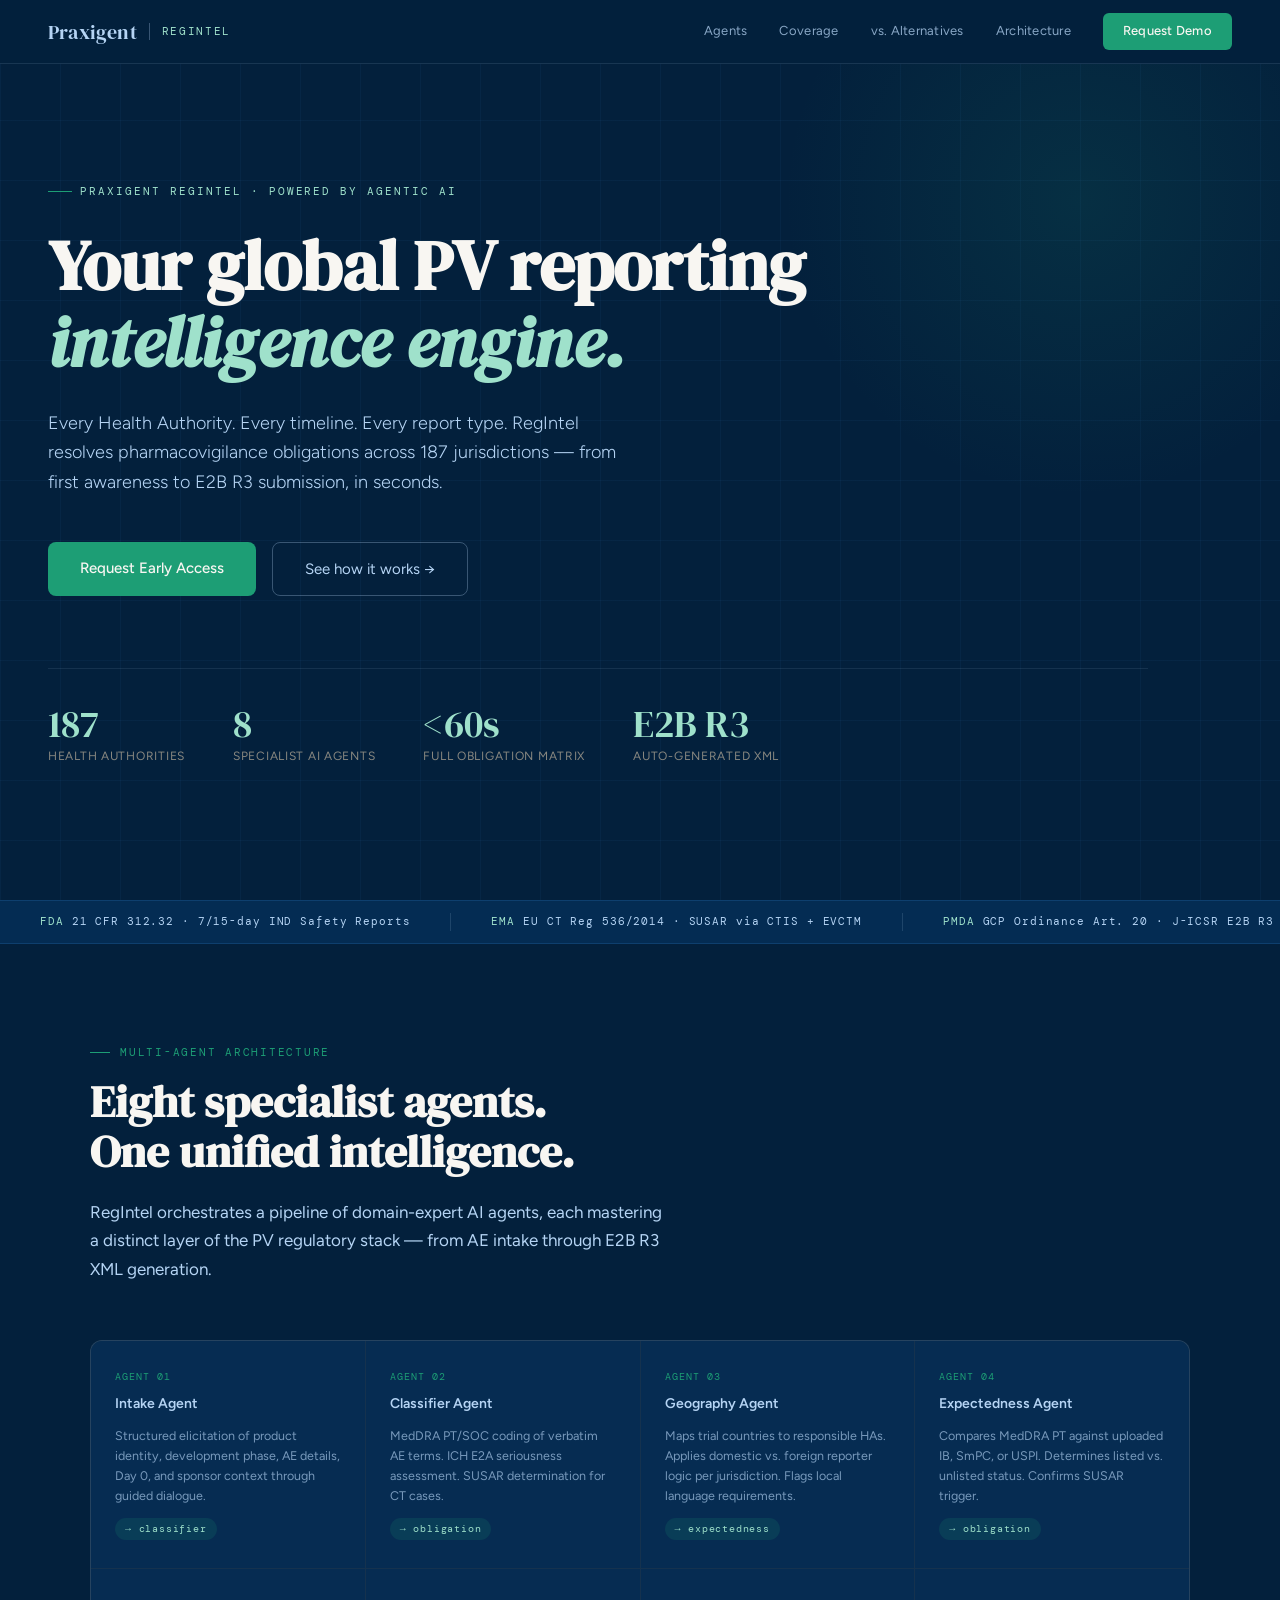
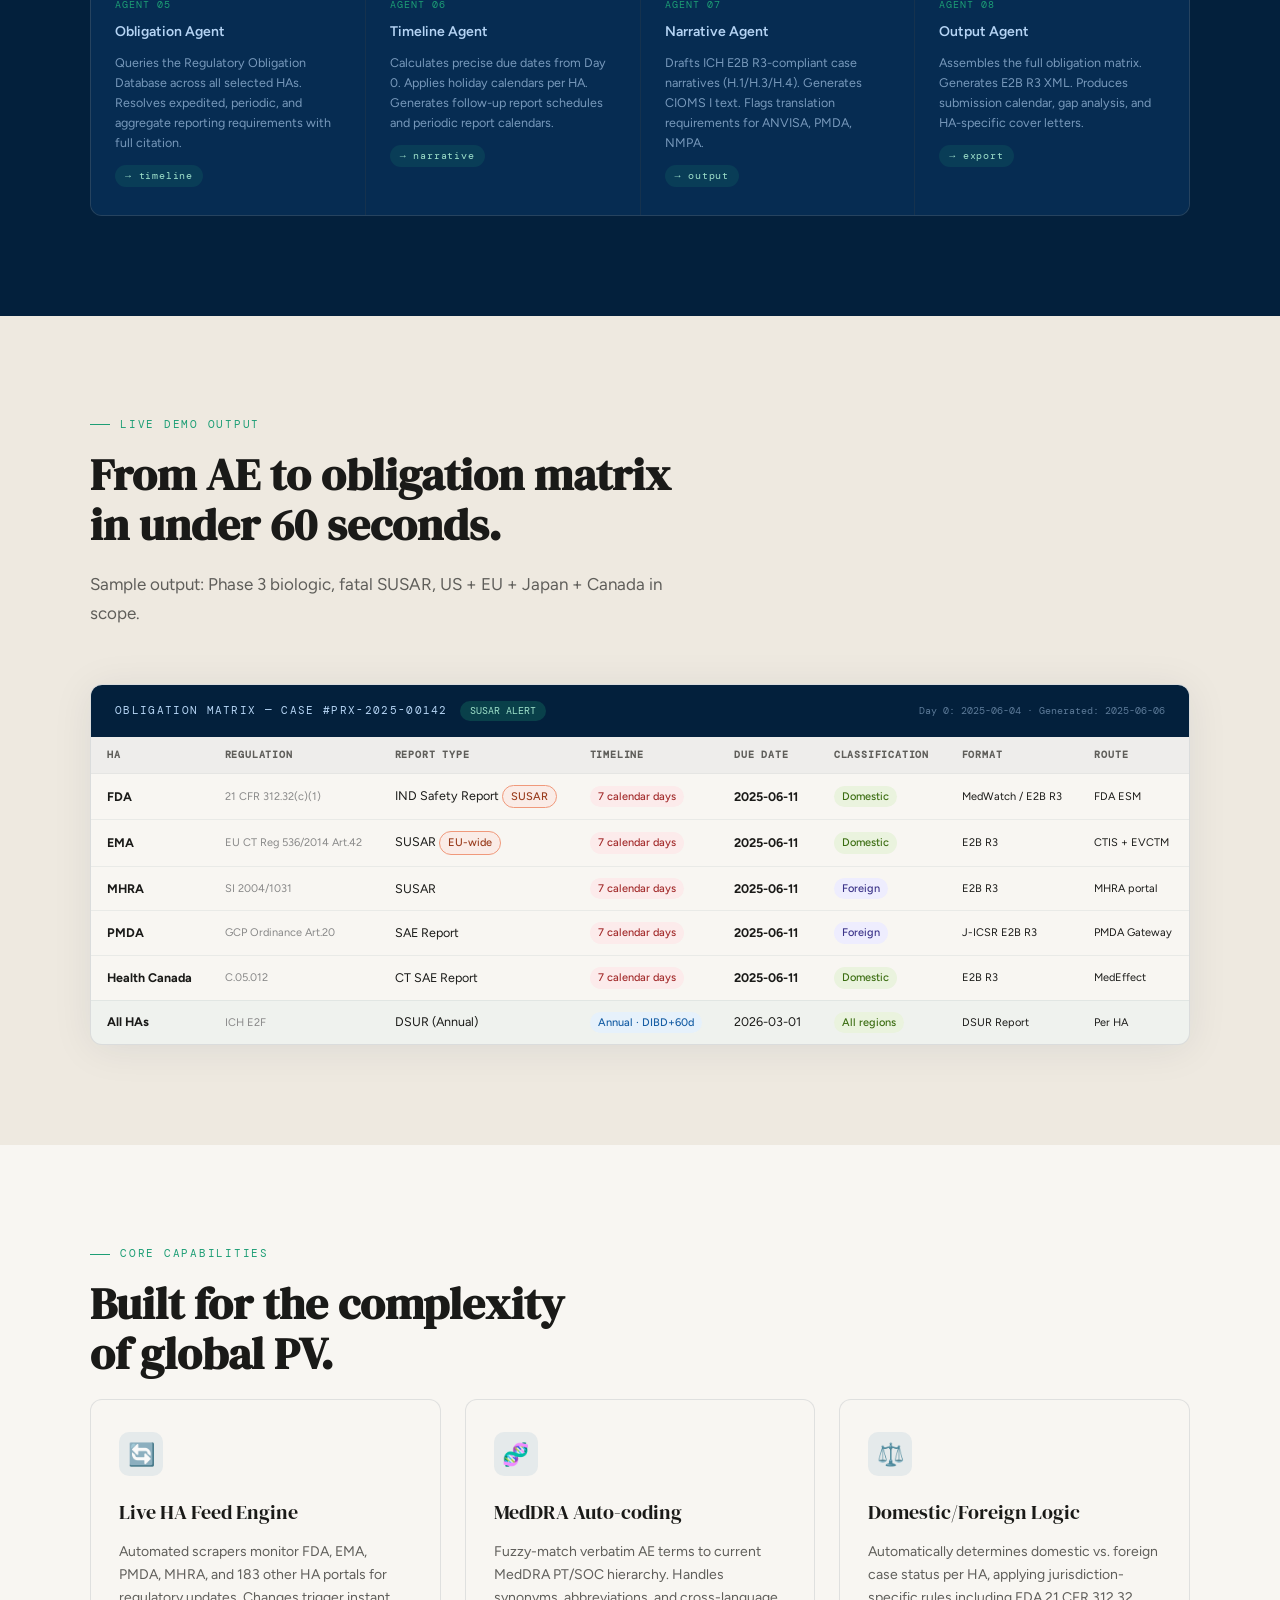
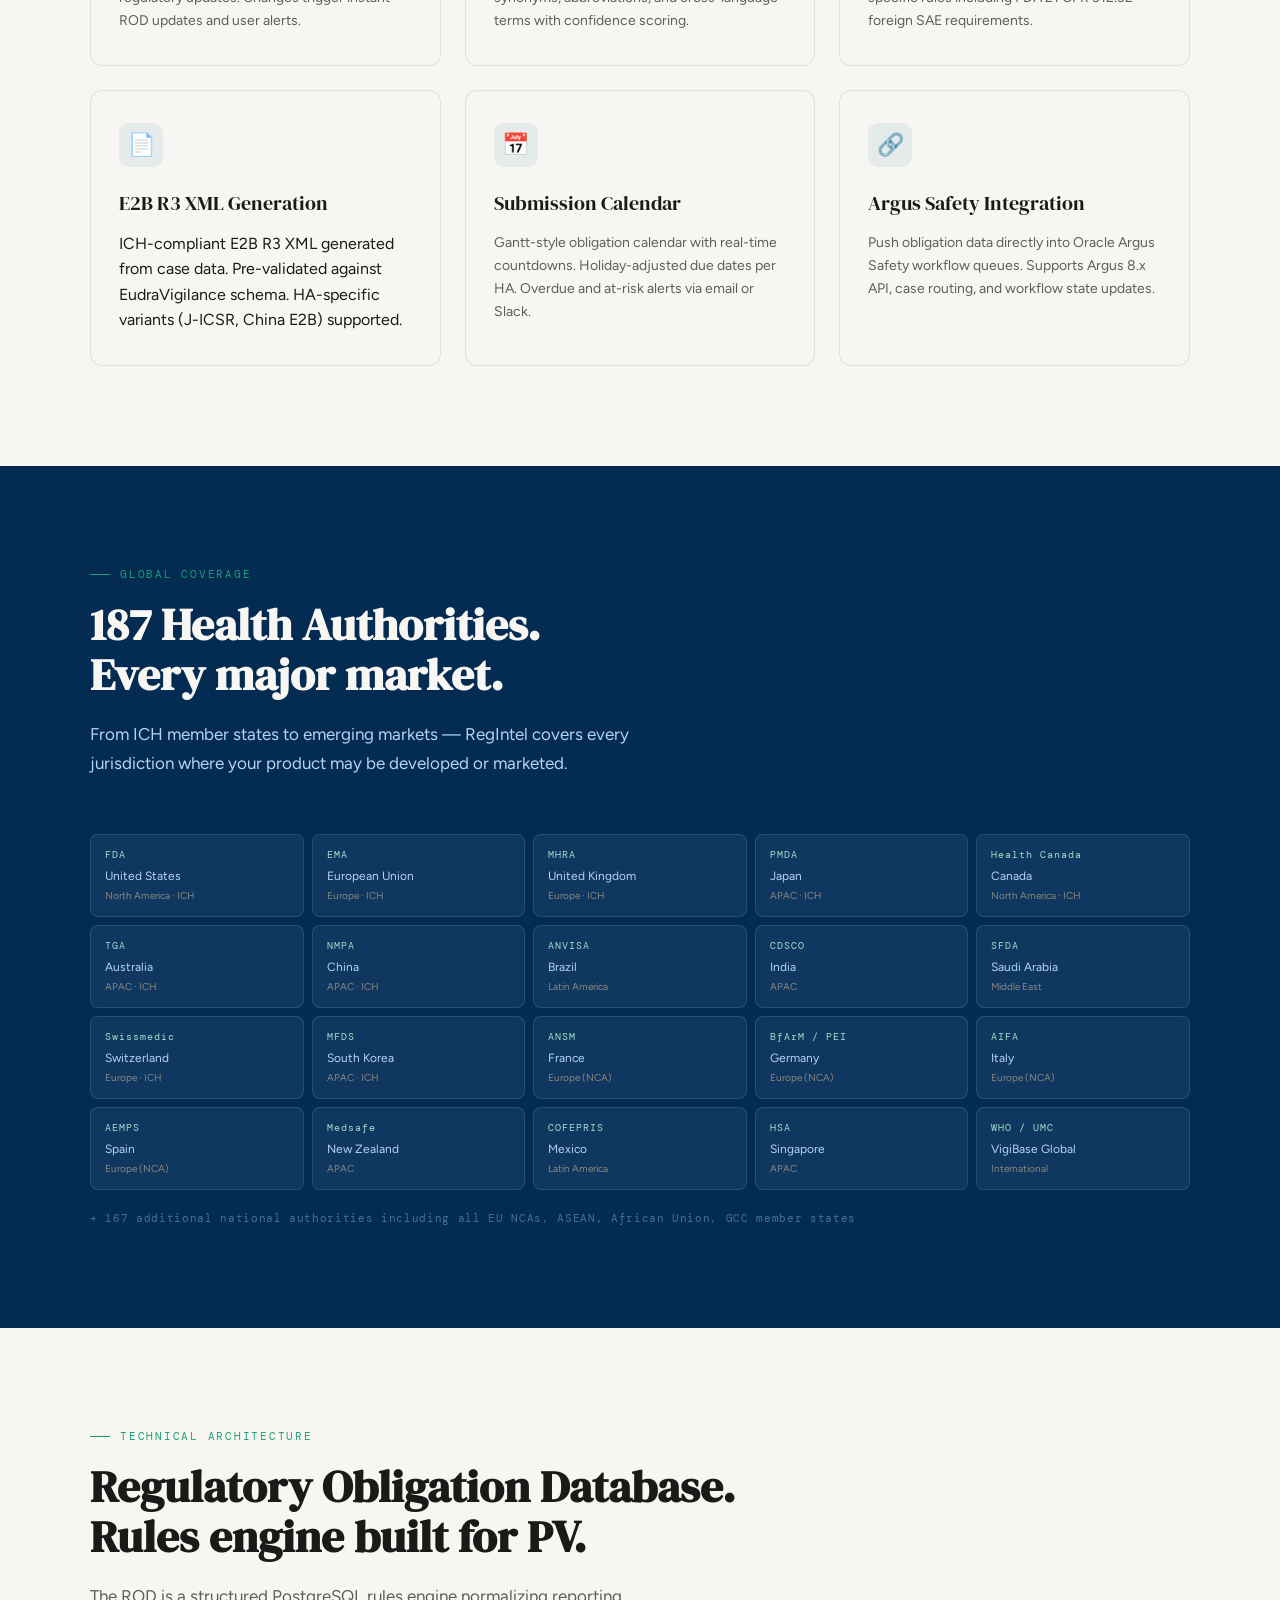
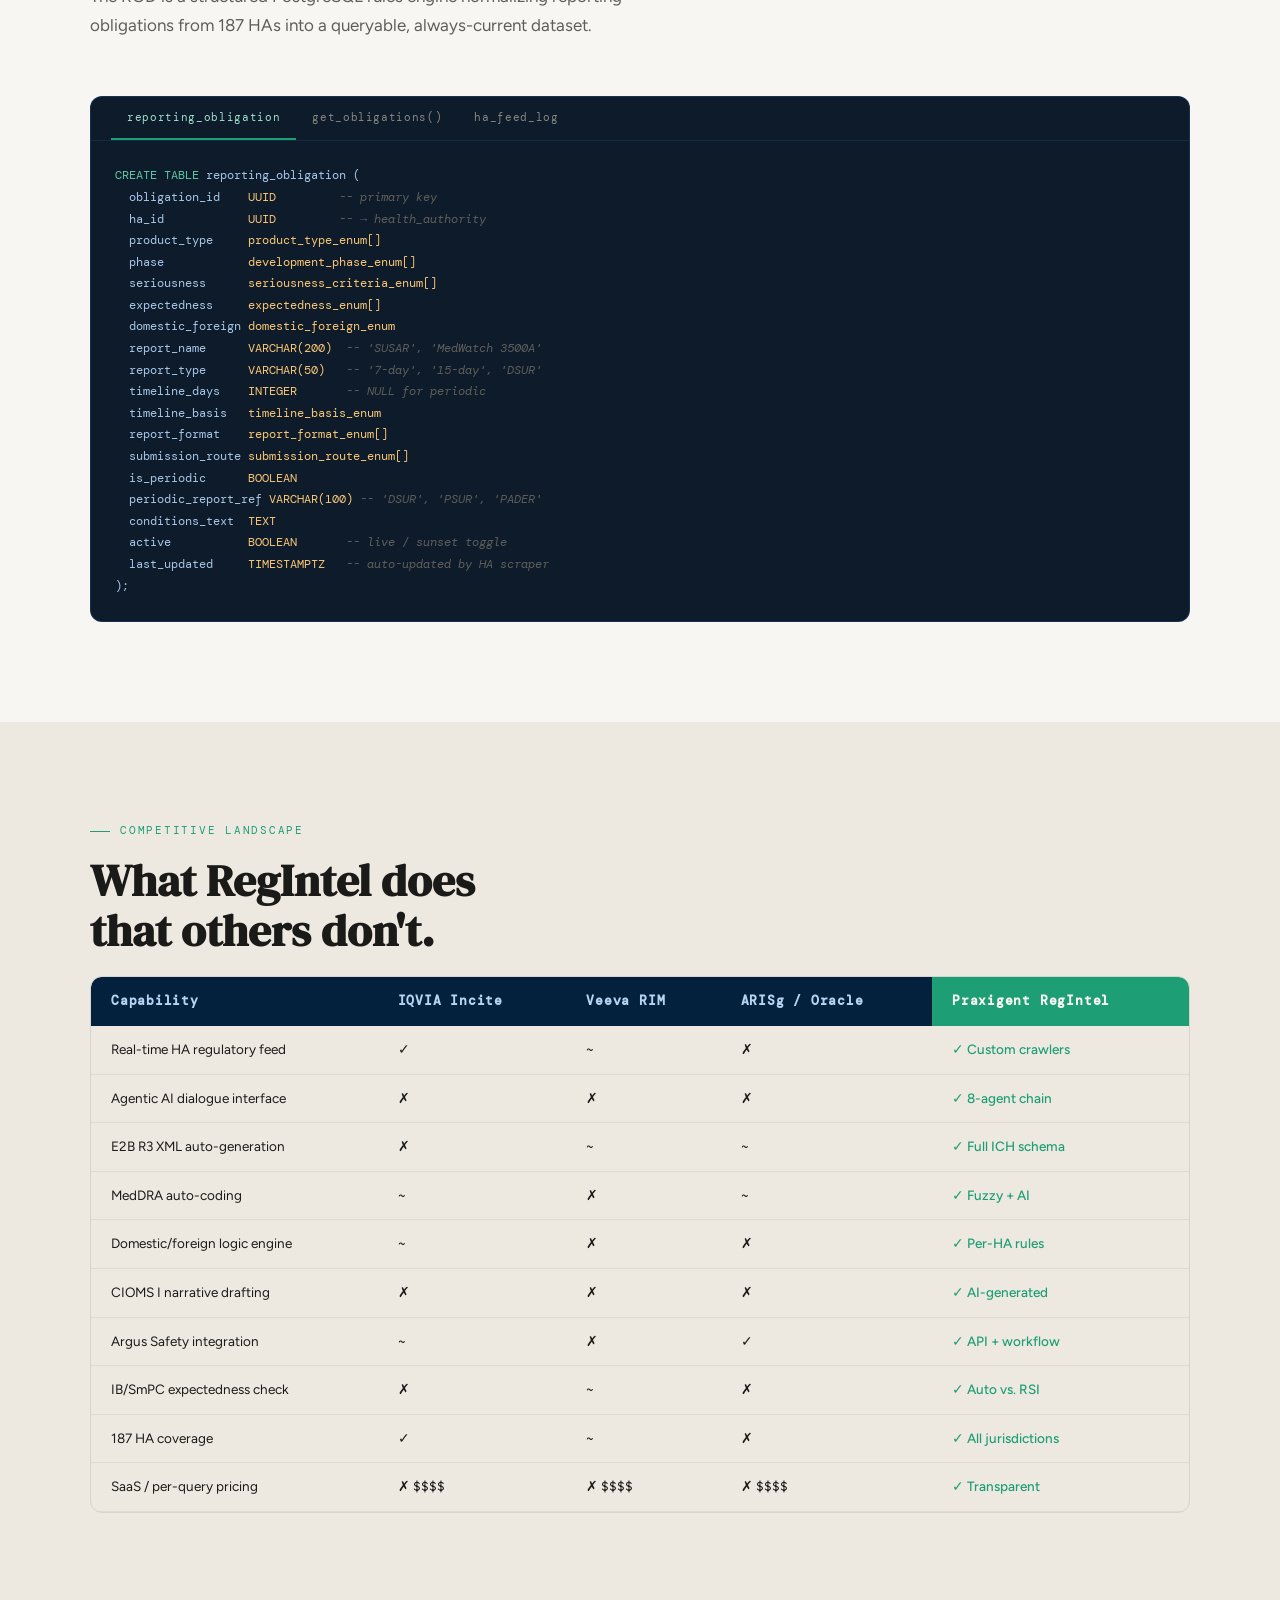
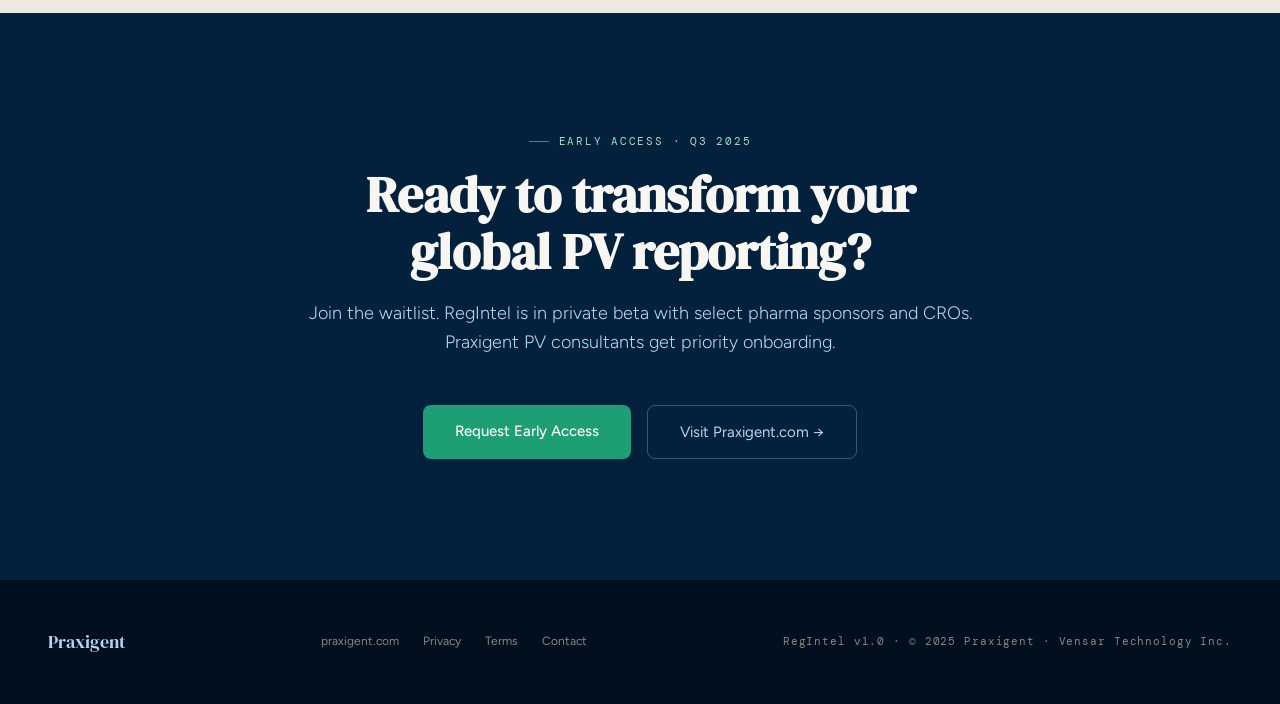
<file: regintel_landing.html>
<!DOCTYPE html>
<html lang="en">
<head>
<meta charset="UTF-8" />
<meta name="viewport" content="width=device-width, initial-scale=1.0" />
<title>RegIntel — Praxigent PV Regulatory Intelligence</title>
<link rel="preconnect" href="https://fonts.googleapis.com" />
<link rel="preconnect" href="https://fonts.gstatic.com" crossorigin />
<link href="https://fonts.googleapis.com/css2?family=DM+Serif+Display:ital@0;1&family=DM+Mono:wght@400;500&family=Figtree:wght@300;400;500;600&display=swap" rel="stylesheet" />

<style>
:root {
  --navy:    #03203C;
  --navy2:   #042C53;
  --blue:    #0A5F9A;
  --sky:     #378ADD;
  --skylt:   #B5D4F4;
  --teal:    #1D9E75;
  --teallt:  #9FE1CB;
  --amber:   #BA7517;
  --amberlt: #FAC775;
  --coral:   #D85A30;
  --white:   #F8F6F2;
  --cream:   #EEE9E0;
  --gray:    #888780;
  --text:    #1A1A18;
  --muted:   #5F5E5A;
  --serif:   'DM Serif Display', Georgia, serif;
  --sans:    'Figtree', sans-serif;
  --mono:    'DM Mono', monospace;
}

*, *::before, *::after { box-sizing: border-box; margin: 0; padding: 0; }

html { scroll-behavior: smooth; }

body {
  font-family: var(--sans);
  background: var(--white);
  color: var(--text);
  overflow-x: hidden;
  line-height: 1.6;
}

/* ─── NAVIGATION ─── */
nav {
  position: fixed; top: 0; left: 0; right: 0; z-index: 100;
  display: flex; align-items: center; justify-content: space-between;
  padding: 0 48px;
  height: 64px;
  background: rgba(3,32,60,0.97);
  backdrop-filter: blur(8px);
  border-bottom: 1px solid rgba(181,212,244,0.12);
}
.nav-logo {
  display: flex; align-items: center; gap: 12px;
}
.nav-wordmark {
  font-family: var(--serif);
  font-size: 20px;
  color: var(--skylt);
  letter-spacing: 0.01em;
}
.nav-product {
  font-family: var(--mono);
  font-size: 11px;
  color: var(--teallt);
  letter-spacing: 0.15em;
  text-transform: uppercase;
  border-left: 1px solid rgba(181,212,244,0.3);
  padding-left: 12px;
}
.nav-links { display: flex; gap: 32px; align-items: center; }
.nav-links a {
  font-size: 13px; color: var(--skylt); text-decoration: none;
  letter-spacing: 0.02em; opacity: 0.75; transition: opacity 0.2s;
}
.nav-links a:hover { opacity: 1; }
.nav-cta {
  background: var(--teal) !important;
  color: var(--white) !important;
  padding: 8px 20px !important;
  border-radius: 6px !important;
  opacity: 1 !important;
  font-weight: 500 !important;
  transition: background 0.2s !important;
}
.nav-cta:hover { background: #0F6E56 !important; }

/* ─── HERO ─── */
.hero {
  min-height: 100vh;
  background: var(--navy);
  display: flex; flex-direction: column; justify-content: center;
  padding: 120px 48px 80px;
  position: relative;
  overflow: hidden;
}

.hero-grid {
  position: absolute; inset: 0;
  background-image:
    linear-gradient(rgba(55,138,221,0.06) 1px, transparent 1px),
    linear-gradient(90deg, rgba(55,138,221,0.06) 1px, transparent 1px);
  background-size: 60px 60px;
}

.hero-glow {
  position: absolute;
  width: 600px; height: 600px;
  border-radius: 50%;
  background: radial-gradient(circle, rgba(29,158,117,0.12) 0%, transparent 70%);
  top: -100px; right: -100px;
  pointer-events: none;
}

.hero-inner { max-width: 1100px; position: relative; z-index: 2; }

.hero-eyebrow {
  display: inline-flex; align-items: center; gap: 8px;
  font-family: var(--mono); font-size: 11px;
  color: var(--teallt); letter-spacing: 0.18em; text-transform: uppercase;
  margin-bottom: 28px;
}
.hero-eyebrow::before {
  content: ''; width: 24px; height: 1px; background: var(--teal);
}

.hero h1 {
  font-family: var(--serif);
  font-size: clamp(42px, 5.5vw, 76px);
  color: var(--white);
  line-height: 1.08;
  max-width: 820px;
  margin-bottom: 28px;
}
.hero h1 em {
  font-style: italic;
  color: var(--teallt);
}

.hero-sub {
  font-size: 18px; color: var(--skylt); max-width: 580px;
  line-height: 1.65; margin-bottom: 44px; font-weight: 300;
}

.hero-actions { display: flex; gap: 16px; flex-wrap: wrap; }

.btn-primary {
  background: var(--teal);
  color: var(--white);
  padding: 14px 32px;
  border-radius: 8px;
  font-size: 15px; font-weight: 500;
  text-decoration: none;
  border: none; cursor: pointer;
  transition: background 0.2s, transform 0.15s;
  display: inline-block;
}
.btn-primary:hover { background: #0F6E56; transform: translateY(-1px); }

.btn-secondary {
  background: transparent;
  color: var(--skylt);
  padding: 14px 32px;
  border-radius: 8px;
  font-size: 15px;
  border: 1px solid rgba(181,212,244,0.3);
  text-decoration: none; cursor: pointer;
  transition: border-color 0.2s, background 0.2s;
  display: inline-block;
}
.btn-secondary:hover { border-color: var(--skylt); background: rgba(181,212,244,0.06); }

.hero-stats {
  display: flex; gap: 48px; margin-top: 72px;
  border-top: 1px solid rgba(181,212,244,0.1);
  padding-top: 36px;
}
.stat-item { }
.stat-num {
  font-family: var(--serif); font-size: 38px;
  color: var(--teallt); display: block; line-height: 1;
}
.stat-label {
  font-size: 12px; color: var(--gray);
  letter-spacing: 0.06em; text-transform: uppercase; margin-top: 4px;
}

/* ─── TICKER ─── */
.ticker {
  background: var(--navy2);
  border-top: 1px solid rgba(55,138,221,0.2);
  border-bottom: 1px solid rgba(55,138,221,0.2);
  padding: 12px 0; overflow: hidden;
}
.ticker-inner {
  display: flex; gap: 0;
  animation: ticker 35s linear infinite;
  white-space: nowrap;
}
.ticker-item {
  font-family: var(--mono); font-size: 11px;
  color: var(--skylt); padding: 0 40px;
  letter-spacing: 0.08em;
  border-right: 1px solid rgba(181,212,244,0.15);
}
.ticker-item span { color: var(--teallt); margin-right: 8px; }
@keyframes ticker { from { transform: translateX(0); } to { transform: translateX(-50%); } }

/* ─── SECTION SHELL ─── */
section { padding: 100px 48px; }
.section-inner { max-width: 1100px; margin: 0 auto; }

.section-label {
  font-family: var(--mono); font-size: 11px;
  color: var(--teal); letter-spacing: 0.16em;
  text-transform: uppercase; margin-bottom: 16px;
  display: flex; align-items: center; gap: 10px;
}
.section-label::before { content: ''; width: 20px; height: 1px; background: var(--teal); }

.section-title {
  font-family: var(--serif); font-size: clamp(30px, 3.5vw, 48px);
  line-height: 1.12; margin-bottom: 20px; color: var(--text);
}
.section-body {
  font-size: 17px; color: var(--muted);
  max-width: 580px; line-height: 1.7; margin-bottom: 56px;
}

/* ─── AGENT ARCHITECTURE ─── */
.agents-bg { background: var(--navy); }
.agents-bg .section-title { color: var(--white); }
.agents-bg .section-body { color: var(--skylt); }

.agent-grid {
  display: grid;
  grid-template-columns: repeat(4, 1fr);
  gap: 1px;
  background: rgba(181,212,244,0.1);
  border: 1px solid rgba(181,212,244,0.1);
  border-radius: 12px;
  overflow: hidden;
}
.agent-card {
  background: rgba(4,44,83,0.85);
  padding: 28px 24px;
  transition: background 0.2s;
}
.agent-card:hover { background: rgba(10,95,154,0.3); }
.agent-icon {
  width: 36px; height: 36px;
  border-radius: 8px;
  border: 1px solid rgba(55,138,221,0.3);
  display: flex; align-items: center; justify-content: center;
  margin-bottom: 16px;
}
.agent-num {
  font-family: var(--mono); font-size: 10px;
  color: var(--teal); letter-spacing: 0.1em;
  margin-bottom: 8px;
  text-transform: uppercase;
}
.agent-name {
  font-weight: 600; font-size: 14px;
  color: var(--skylt); margin-bottom: 10px;
}
.agent-desc {
  font-size: 12.5px; color: rgba(181,212,244,0.65); line-height: 1.6;
}
.agent-tag {
  display: inline-block; margin-top: 12px;
  font-family: var(--mono); font-size: 10px;
  background: rgba(29,158,117,0.15); color: var(--teallt);
  padding: 3px 10px; border-radius: 20px;
  letter-spacing: 0.08em;
}

/* ─── OBLIGATION MATRIX DEMO ─── */
.matrix-section { background: var(--cream); }

.matrix-demo {
  background: var(--white);
  border-radius: 12px;
  overflow: hidden;
  border: 1px solid rgba(3,32,60,0.12);
  box-shadow: 0 4px 40px rgba(3,32,60,0.08);
}
.matrix-header {
  background: var(--navy);
  padding: 16px 24px;
  display: flex; align-items: center; gap: 12px;
}
.matrix-title {
  font-family: var(--mono); font-size: 11px;
  color: var(--skylt); letter-spacing: 0.12em;
}
.matrix-badge {
  font-size: 10px; background: rgba(29,158,117,0.25);
  color: var(--teallt); padding: 2px 10px;
  border-radius: 20px; font-family: var(--mono);
}
.matrix-table { width: 100%; border-collapse: collapse; font-size: 12.5px; }
.matrix-table th {
  text-align: left; padding: 10px 16px;
  background: rgba(3,32,60,0.04);
  font-size: 10px; font-weight: 600;
  text-transform: uppercase; letter-spacing: 0.08em;
  color: var(--muted); border-bottom: 1px solid rgba(3,32,60,0.08);
  font-family: var(--mono);
}
.matrix-table td {
  padding: 11px 16px; border-bottom: 1px solid rgba(3,32,60,0.06);
  color: var(--text); vertical-align: middle;
}
.matrix-table tr:last-child td { border-bottom: none; }
.matrix-table tr:hover td { background: rgba(55,138,221,0.04); }

.tag { display: inline-block; padding: 2px 8px; border-radius: 20px; font-size: 11px; font-weight: 500; }
.tag-7 { background: #FCEBEB; color: #A32D2D; }
.tag-15 { background: #FAEEDA; color: #854F0B; }
.tag-90 { background: #E6F1FB; color: #185FA5; }
.tag-dom { background: #EAF3DE; color: #3B6D11; }
.tag-for { background: #EEEDFE; color: #3C3489; }
.tag-susar { background: #FAECE7; color: #993C1D; border: 1px solid #F0997B; }

/* ─── FEATURE GRID ─── */
.features-grid {
  display: grid;
  grid-template-columns: repeat(3, 1fr);
  gap: 24px;
}
.feature-card {
  border: 1px solid rgba(3,32,60,0.1);
  border-radius: 12px; padding: 32px 28px;
  background: var(--white);
  transition: border-color 0.2s, transform 0.2s;
}
.feature-card:hover { border-color: var(--sky); transform: translateY(-2px); }
.feature-icon {
  width: 44px; height: 44px;
  background: rgba(10,95,154,0.08);
  border-radius: 10px;
  display: flex; align-items: center; justify-content: center;
  margin-bottom: 20px; font-size: 22px;
}
.feature-title {
  font-family: var(--serif); font-size: 20px;
  margin-bottom: 12px; color: var(--text);
}
.feature-body { font-size: 14px; color: var(--muted); line-height: 1.65; }

/* ─── HA COVERAGE ─── */
.coverage-bg { background: var(--navy2); }
.coverage-bg .section-title { color: var(--white); }
.coverage-bg .section-body { color: var(--skylt); }

.ha-map-grid {
  display: grid;
  grid-template-columns: repeat(5, 1fr);
  gap: 8px;
}
.ha-pill {
  background: rgba(181,212,244,0.07);
  border: 1px solid rgba(181,212,244,0.15);
  border-radius: 8px; padding: 12px 14px;
  transition: background 0.2s, border-color 0.2s;
  cursor: default;
}
.ha-pill:hover { background: rgba(55,138,221,0.15); border-color: rgba(55,138,221,0.4); }
.ha-code { font-family: var(--mono); font-size: 10px; color: var(--teallt); letter-spacing: 0.1em; margin-bottom: 4px; }
.ha-country { font-size: 12px; color: var(--skylt); }
.ha-region { font-size: 10px; color: var(--gray); margin-top: 2px; }

/* ─── ROD SCHEMA PREVIEW ─── */
.schema-preview {
  background: #0D1B2A;
  border-radius: 12px; overflow: hidden;
  border: 1px solid rgba(55,138,221,0.2);
}
.schema-tabs {
  display: flex; gap: 0;
  border-bottom: 1px solid rgba(55,138,221,0.15);
  padding: 0 20px;
}
.schema-tab {
  font-family: var(--mono); font-size: 11px;
  color: var(--gray); padding: 12px 16px;
  border-bottom: 2px solid transparent;
  cursor: pointer; letter-spacing: 0.06em;
  transition: color 0.15s;
}
.schema-tab.active { color: var(--teallt); border-bottom-color: var(--teal); }
.schema-body {
  padding: 24px;
  font-family: var(--mono); font-size: 12px;
  color: #A8C7E8; line-height: 1.8;
  overflow-x: auto;
}
.kw { color: #5DCAA5; }
.ty { color: #FAC775; }
.cm { color: #5F5E5A; font-style: italic; }
.st { color: #F4C0D1; }

/* ─── COMPARISON TABLE ─── */
.compare-table { width: 100%; border-collapse: collapse; }
.compare-table th {
  padding: 14px 20px; text-align: left;
  font-size: 13px; font-weight: 600;
  background: var(--navy); color: var(--skylt);
  font-family: var(--mono); letter-spacing: 0.06em;
}
.compare-table th:first-child { border-radius: 10px 0 0 0; }
.compare-table th:last-child {
  border-radius: 0 10px 0 0;
  background: var(--teal); color: var(--white);
}
.compare-table td {
  padding: 13px 20px; font-size: 13.5px;
  border-bottom: 1px solid rgba(3,32,60,0.07);
  color: var(--text);
}
.compare-table td:last-child { font-weight: 500; color: var(--teal); }
.check { color: var(--teal); font-size: 16px; }
.cross { color: var(--coral); }
.partial { color: var(--amber); }

/* ─── CTA SECTION ─── */
.cta-section {
  background: var(--navy);
  text-align: center;
  padding: 120px 48px;
}
.cta-section h2 {
  font-family: var(--serif); font-size: clamp(36px, 4vw, 56px);
  color: var(--white); margin-bottom: 20px; line-height: 1.1;
}
.cta-section p { font-size: 18px; color: var(--skylt); margin-bottom: 48px; font-weight: 300; }
.cta-actions { display: flex; gap: 16px; justify-content: center; flex-wrap: wrap; }

/* ─── FOOTER ─── */
footer {
  background: #020F1E;
  padding: 48px;
  display: flex; justify-content: space-between; align-items: center;
  border-top: 1px solid rgba(181,212,244,0.08);
}
.footer-brand { font-family: var(--serif); font-size: 18px; color: var(--skylt); }
.footer-meta { font-family: var(--mono); font-size: 11px; color: var(--gray); letter-spacing: 0.08em; }
.footer-links { display: flex; gap: 24px; }
.footer-links a { font-size: 12px; color: var(--gray); text-decoration: none; transition: color 0.2s; }
.footer-links a:hover { color: var(--skylt); }

/* ─── ANIMATIONS ─── */
.fade-up {
  opacity: 0; transform: translateY(24px);
  animation: fadeUp 0.6s forwards;
}
@keyframes fadeUp {
  to { opacity: 1; transform: translateY(0); }
}
.delay-1 { animation-delay: 0.1s; }
.delay-2 { animation-delay: 0.22s; }
.delay-3 { animation-delay: 0.34s; }
.delay-4 { animation-delay: 0.46s; }
</style>
</head>
<body>

<!-- NAV -->
<nav>
  <div class="nav-logo">
    <div class="nav-wordmark">Praxigent</div>
    <div class="nav-product">RegIntel</div>
  </div>
  <div class="nav-links">
    <a href="#agents">Agents</a>
    <a href="#coverage">Coverage</a>
    <a href="#compare">vs. Alternatives</a>
    <a href="#schema">Architecture</a>
    <a href="#" class="nav-cta">Request Demo</a>
  </div>
</nav>

<!-- HERO -->
<section class="hero">
  <div class="hero-grid"></div>
  <div class="hero-glow"></div>
  <div class="hero-inner">
    <div class="hero-eyebrow fade-up">Praxigent RegIntel · Powered by Agentic AI</div>
    <h1 class="fade-up delay-1">Your global PV reporting<br><em>intelligence engine.</em></h1>
    <p class="hero-sub fade-up delay-2">
      Every Health Authority. Every timeline. Every report type.
      RegIntel resolves pharmacovigilance obligations across 187 jurisdictions —
      from first awareness to E2B R3 submission, in seconds.
    </p>
    <div class="hero-actions fade-up delay-3">
      <a href="#" class="btn-primary">Request Early Access</a>
      <a href="#agents" class="btn-secondary">See how it works →</a>
    </div>
    <div class="hero-stats fade-up delay-4">
      <div class="stat-item">
        <span class="stat-num">187</span>
        <div class="stat-label">Health Authorities</div>
      </div>
      <div class="stat-item">
        <span class="stat-num">8</span>
        <div class="stat-label">Specialist AI Agents</div>
      </div>
      <div class="stat-item">
        <span class="stat-num">&lt;60s</span>
        <div class="stat-label">Full Obligation Matrix</div>
      </div>
      <div class="stat-item">
        <span class="stat-num">E2B R3</span>
        <div class="stat-label">Auto-generated XML</div>
      </div>
    </div>
  </div>
</section>

<!-- TICKER -->
<div class="ticker">
  <div class="ticker-inner">
    <span class="ticker-item"><span>FDA</span>21 CFR 312.32 · 7/15-day IND Safety Reports</span>
    <span class="ticker-item"><span>EMA</span>EU CT Reg 536/2014 · SUSAR via CTIS + EVCTM</span>
    <span class="ticker-item"><span>PMDA</span>GCP Ordinance Art. 20 · J-ICSR E2B R3</span>
    <span class="ticker-item"><span>MHRA</span>SI 2004/1031 · Yellow Card API · Post-Brexit rules</span>
    <span class="ticker-item"><span>HC</span>C.05.012 · MedEffect · 7/15-day SAE</span>
    <span class="ticker-item"><span>TGA</span>CT SAE · DAEN · 15/90-day marketed</span>
    <span class="ticker-item"><span>ANVISA</span>RDC 204/2017 · NOTIVISA · Portuguese narrative</span>
    <span class="ticker-item"><span>NMPA</span>China ICSR · 7/15-day · Domestic priority</span>
    <span class="ticker-item"><span>ICH</span>E2A · E2B R3 · E2C · E2D · E6 R3</span>
    <!-- duplicate for seamless loop -->
    <span class="ticker-item"><span>FDA</span>21 CFR 312.32 · 7/15-day IND Safety Reports</span>
    <span class="ticker-item"><span>EMA</span>EU CT Reg 536/2014 · SUSAR via CTIS + EVCTM</span>
    <span class="ticker-item"><span>PMDA</span>GCP Ordinance Art. 20 · J-ICSR E2B R3</span>
    <span class="ticker-item"><span>MHRA</span>SI 2004/1031 · Yellow Card API · Post-Brexit rules</span>
    <span class="ticker-item"><span>HC</span>C.05.012 · MedEffect · 7/15-day SAE</span>
    <span class="ticker-item"><span>TGA</span>CT SAE · DAEN · 15/90-day marketed</span>
    <span class="ticker-item"><span>ANVISA</span>RDC 204/2017 · NOTIVISA · Portuguese narrative</span>
    <span class="ticker-item"><span>NMPA</span>China ICSR · 7/15-day · Domestic priority</span>
    <span class="ticker-item"><span>ICH</span>E2A · E2B R3 · E2C · E2D · E6 R3</span>
  </div>
</div>

<!-- AGENT ARCHITECTURE -->
<section class="agents-bg" id="agents">
  <div class="section-inner">
    <div class="section-label">Multi-Agent Architecture</div>
    <h2 class="section-title">Eight specialist agents.<br>One unified intelligence.</h2>
    <p class="section-body">RegIntel orchestrates a pipeline of domain-expert AI agents, each mastering a distinct layer of the PV regulatory stack — from AE intake through E2B R3 XML generation.</p>

    <div class="agent-grid">
      <div class="agent-card">
        <div class="agent-num">Agent 01</div>
        <div class="agent-name">Intake Agent</div>
        <div class="agent-desc">Structured elicitation of product identity, development phase, AE details, Day 0, and sponsor context through guided dialogue.</div>
        <div class="agent-tag">→ classifier</div>
      </div>
      <div class="agent-card">
        <div class="agent-num">Agent 02</div>
        <div class="agent-name">Classifier Agent</div>
        <div class="agent-desc">MedDRA PT/SOC coding of verbatim AE terms. ICH E2A seriousness assessment. SUSAR determination for CT cases.</div>
        <div class="agent-tag">→ obligation</div>
      </div>
      <div class="agent-card">
        <div class="agent-num">Agent 03</div>
        <div class="agent-name">Geography Agent</div>
        <div class="agent-desc">Maps trial countries to responsible HAs. Applies domestic vs. foreign reporter logic per jurisdiction. Flags local language requirements.</div>
        <div class="agent-tag">→ expectedness</div>
      </div>
      <div class="agent-card">
        <div class="agent-num">Agent 04</div>
        <div class="agent-name">Expectedness Agent</div>
        <div class="agent-desc">Compares MedDRA PT against uploaded IB, SmPC, or USPI. Determines listed vs. unlisted status. Confirms SUSAR trigger.</div>
        <div class="agent-tag">→ obligation</div>
      </div>
      <div class="agent-card">
        <div class="agent-num">Agent 05</div>
        <div class="agent-name">Obligation Agent</div>
        <div class="agent-desc">Queries the Regulatory Obligation Database across all selected HAs. Resolves expedited, periodic, and aggregate reporting requirements with full citation.</div>
        <div class="agent-tag">→ timeline</div>
      </div>
      <div class="agent-card">
        <div class="agent-num">Agent 06</div>
        <div class="agent-name">Timeline Agent</div>
        <div class="agent-desc">Calculates precise due dates from Day 0. Applies holiday calendars per HA. Generates follow-up report schedules and periodic report calendars.</div>
        <div class="agent-tag">→ narrative</div>
      </div>
      <div class="agent-card">
        <div class="agent-num">Agent 07</div>
        <div class="agent-name">Narrative Agent</div>
        <div class="agent-desc">Drafts ICH E2B R3-compliant case narratives (H.1/H.3/H.4). Generates CIOMS I text. Flags translation requirements for ANVISA, PMDA, NMPA.</div>
        <div class="agent-tag">→ output</div>
      </div>
      <div class="agent-card">
        <div class="agent-num">Agent 08</div>
        <div class="agent-name">Output Agent</div>
        <div class="agent-desc">Assembles the full obligation matrix. Generates E2B R3 XML. Produces submission calendar, gap analysis, and HA-specific cover letters.</div>
        <div class="agent-tag">→ export</div>
      </div>
    </div>
  </div>
</section>

<!-- OBLIGATION MATRIX DEMO -->
<section class="matrix-section">
  <div class="section-inner">
    <div class="section-label">Live Demo Output</div>
    <h2 class="section-title">From AE to obligation matrix<br>in under 60 seconds.</h2>
    <p class="section-body">Sample output: Phase 3 biologic, fatal SUSAR, US + EU + Japan + Canada in scope.</p>

    <div class="matrix-demo">
      <div class="matrix-header">
        <div class="matrix-title">OBLIGATION MATRIX — CASE #PRX-2025-00142</div>
        <div class="matrix-badge">SUSAR ALERT</div>
        <div style="margin-left:auto; font-family:var(--mono); font-size:10px; color:rgba(181,212,244,0.5);">Day 0: 2025-06-04 · Generated: 2025-06-06</div>
      </div>
      <table class="matrix-table">
        <thead>
          <tr>
            <th>HA</th><th>Regulation</th><th>Report Type</th><th>Timeline</th>
            <th>Due Date</th><th>Classification</th><th>Format</th><th>Route</th>
          </tr>
        </thead>
        <tbody>
          <tr>
            <td><strong>FDA</strong></td>
            <td style="font-size:11px;color:#888">21 CFR 312.32(c)(1)</td>
            <td>IND Safety Report <span class="tag tag-susar">SUSAR</span></td>
            <td><span class="tag tag-7">7 calendar days</span></td>
            <td><strong>2025-06-11</strong></td>
            <td><span class="tag tag-dom">Domestic</span></td>
            <td style="font-size:11px">MedWatch / E2B R3</td>
            <td style="font-size:11px">FDA ESM</td>
          </tr>
          <tr>
            <td><strong>EMA</strong></td>
            <td style="font-size:11px;color:#888">EU CT Reg 536/2014 Art.42</td>
            <td>SUSAR <span class="tag tag-susar">EU-wide</span></td>
            <td><span class="tag tag-7">7 calendar days</span></td>
            <td><strong>2025-06-11</strong></td>
            <td><span class="tag tag-dom">Domestic</span></td>
            <td style="font-size:11px">E2B R3</td>
            <td style="font-size:11px">CTIS + EVCTM</td>
          </tr>
          <tr>
            <td><strong>MHRA</strong></td>
            <td style="font-size:11px;color:#888">SI 2004/1031</td>
            <td>SUSAR</td>
            <td><span class="tag tag-7">7 calendar days</span></td>
            <td><strong>2025-06-11</strong></td>
            <td><span class="tag tag-for">Foreign</span></td>
            <td style="font-size:11px">E2B R3</td>
            <td style="font-size:11px">MHRA portal</td>
          </tr>
          <tr>
            <td><strong>PMDA</strong></td>
            <td style="font-size:11px;color:#888">GCP Ordinance Art.20</td>
            <td>SAE Report</td>
            <td><span class="tag tag-7">7 calendar days</span></td>
            <td><strong>2025-06-11</strong></td>
            <td><span class="tag tag-for">Foreign</span></td>
            <td style="font-size:11px">J-ICSR E2B R3</td>
            <td style="font-size:11px">PMDA Gateway</td>
          </tr>
          <tr>
            <td><strong>Health Canada</strong></td>
            <td style="font-size:11px;color:#888">C.05.012</td>
            <td>CT SAE Report</td>
            <td><span class="tag tag-7">7 calendar days</span></td>
            <td><strong>2025-06-11</strong></td>
            <td><span class="tag tag-dom">Domestic</span></td>
            <td style="font-size:11px">E2B R3</td>
            <td style="font-size:11px">MedEffect</td>
          </tr>
          <tr style="background:rgba(29,158,117,0.04)">
            <td><strong>All HAs</strong></td>
            <td style="font-size:11px;color:#888">ICH E2F</td>
            <td>DSUR (Annual)</td>
            <td><span class="tag tag-90">Annual · DIBD+60d</span></td>
            <td>2026-03-01</td>
            <td><span class="tag tag-dom">All regions</span></td>
            <td style="font-size:11px">DSUR Report</td>
            <td style="font-size:11px">Per HA</td>
          </tr>
        </tbody>
      </table>
    </div>
  </div>
</section>

<!-- FEATURES -->
<section>
  <div class="section-inner">
    <div class="section-label">Core Capabilities</div>
    <h2 class="section-title">Built for the complexity<br>of global PV.</h2>
    <div class="features-grid">
      <div class="feature-card">
        <div class="feature-icon">🔄</div>
        <div class="feature-title">Live HA Feed Engine</div>
        <div class="feature-body">Automated scrapers monitor FDA, EMA, PMDA, MHRA, and 183 other HA portals for regulatory updates. Changes trigger instant ROD updates and user alerts.</div>
      </div>
      <div class="feature-card">
        <div class="feature-icon">🧬</div>
        <div class="feature-title">MedDRA Auto-coding</div>
        <div class="feature-body">Fuzzy-match verbatim AE terms to current MedDRA PT/SOC hierarchy. Handles synonyms, abbreviations, and cross-language terms with confidence scoring.</div>
      </div>
      <div class="feature-card">
        <div class="feature-icon">⚖️</div>
        <div class="feature-title">Domestic/Foreign Logic</div>
        <div class="feature-body">Automatically determines domestic vs. foreign case status per HA, applying jurisdiction-specific rules including FDA 21 CFR 312.32 foreign SAE requirements.</div>
      </div>
      <div class="feature-card">
        <div class="feature-icon">📄</div>
        <div class="feature-title">E2B R3 XML Generation</div>
        <div class="feature_body">ICH-compliant E2B R3 XML generated from case data. Pre-validated against EudraVigilance schema. HA-specific variants (J-ICSR, China E2B) supported.</div>
      </div>
      <div class="feature-card">
        <div class="feature-icon">📅</div>
        <div class="feature-title">Submission Calendar</div>
        <div class="feature-body">Gantt-style obligation calendar with real-time countdowns. Holiday-adjusted due dates per HA. Overdue and at-risk alerts via email or Slack.</div>
      </div>
      <div class="feature-card">
        <div class="feature-icon">🔗</div>
        <div class="feature-title">Argus Safety Integration</div>
        <div class="feature-body">Push obligation data directly into Oracle Argus Safety workflow queues. Supports Argus 8.x API, case routing, and workflow state updates.</div>
      </div>
    </div>
  </div>
</section>

<!-- HA COVERAGE -->
<section class="coverage-bg" id="coverage">
  <div class="section-inner">
    <div class="section-label">Global Coverage</div>
    <h2 class="section-title">187 Health Authorities.<br>Every major market.</h2>
    <p class="section-body">From ICH member states to emerging markets — RegIntel covers every jurisdiction where your product may be developed or marketed.</p>

    <div class="ha-map-grid">
      <div class="ha-pill"><div class="ha-code">FDA</div><div class="ha-country">United States</div><div class="ha-region">North America · ICH</div></div>
      <div class="ha-pill"><div class="ha-code">EMA</div><div class="ha-country">European Union</div><div class="ha-region">Europe · ICH</div></div>
      <div class="ha-pill"><div class="ha-code">MHRA</div><div class="ha-country">United Kingdom</div><div class="ha-region">Europe · ICH</div></div>
      <div class="ha-pill"><div class="ha-code">PMDA</div><div class="ha-country">Japan</div><div class="ha-region">APAC · ICH</div></div>
      <div class="ha-pill"><div class="ha-code">Health Canada</div><div class="ha-country">Canada</div><div class="ha-region">North America · ICH</div></div>
      <div class="ha-pill"><div class="ha-code">TGA</div><div class="ha-country">Australia</div><div class="ha-region">APAC · ICH</div></div>
      <div class="ha-pill"><div class="ha-code">NMPA</div><div class="ha-country">China</div><div class="ha-region">APAC · ICH</div></div>
      <div class="ha-pill"><div class="ha-code">ANVISA</div><div class="ha-country">Brazil</div><div class="ha-region">Latin America</div></div>
      <div class="ha-pill"><div class="ha-code">CDSCO</div><div class="ha-country">India</div><div class="ha-region">APAC</div></div>
      <div class="ha-pill"><div class="ha-code">SFDA</div><div class="ha-country">Saudi Arabia</div><div class="ha-region">Middle East</div></div>
      <div class="ha-pill"><div class="ha-code">Swissmedic</div><div class="ha-country">Switzerland</div><div class="ha-region">Europe · ICH</div></div>
      <div class="ha-pill"><div class="ha-code">MFDS</div><div class="ha-country">South Korea</div><div class="ha-region">APAC · ICH</div></div>
      <div class="ha-pill"><div class="ha-code">ANSM</div><div class="ha-country">France</div><div class="ha-region">Europe (NCA)</div></div>
      <div class="ha-pill"><div class="ha-code">BfArM / PEI</div><div class="ha-country">Germany</div><div class="ha-region">Europe (NCA)</div></div>
      <div class="ha-pill"><div class="ha-code">AIFA</div><div class="ha-country">Italy</div><div class="ha-region">Europe (NCA)</div></div>
      <div class="ha-pill"><div class="ha-code">AEMPS</div><div class="ha-country">Spain</div><div class="ha-region">Europe (NCA)</div></div>
      <div class="ha-pill"><div class="ha-code">Medsafe</div><div class="ha-country">New Zealand</div><div class="ha-region">APAC</div></div>
      <div class="ha-pill"><div class="ha-code">COFEPRIS</div><div class="ha-country">Mexico</div><div class="ha-region">Latin America</div></div>
      <div class="ha-pill"><div class="ha-code">HSA</div><div class="ha-country">Singapore</div><div class="ha-region">APAC</div></div>
      <div class="ha-pill"><div class="ha-code">WHO / UMC</div><div class="ha-country">VigiBase Global</div><div class="ha-region">International</div></div>
    </div>
    <p style="margin-top:20px; font-family:var(--mono); font-size:11px; color:rgba(181,212,244,0.4); letter-spacing:0.06em;">+ 167 additional national authorities including all EU NCAs, ASEAN, African Union, GCC member states</p>
  </div>
</section>

<!-- ROD SCHEMA PREVIEW -->
<section id="schema">
  <div class="section-inner">
    <div class="section-label">Technical Architecture</div>
    <h2 class="section-title">Regulatory Obligation Database.<br>Rules engine built for PV.</h2>
    <p class="section-body">The ROD is a structured PostgreSQL rules engine normalizing reporting obligations from 187 HAs into a queryable, always-current dataset.</p>

    <div class="schema-preview">
      <div class="schema-tabs">
        <div class="schema-tab active">reporting_obligation</div>
        <div class="schema-tab">get_obligations()</div>
        <div class="schema-tab">ha_feed_log</div>
      </div>
      <div class="schema-body">
<span class="kw">CREATE TABLE</span> reporting_obligation (<br>
&nbsp;&nbsp;obligation_id&nbsp;&nbsp;&nbsp;&nbsp;<span class="ty">UUID</span>&nbsp;&nbsp;&nbsp;&nbsp;&nbsp;&nbsp;&nbsp;&nbsp;&nbsp;<span class="cm">-- primary key</span><br>
&nbsp;&nbsp;ha_id&nbsp;&nbsp;&nbsp;&nbsp;&nbsp;&nbsp;&nbsp;&nbsp;&nbsp;&nbsp;&nbsp;&nbsp;<span class="ty">UUID</span>&nbsp;&nbsp;&nbsp;&nbsp;&nbsp;&nbsp;&nbsp;&nbsp;&nbsp;<span class="cm">-- → health_authority</span><br>
&nbsp;&nbsp;product_type&nbsp;&nbsp;&nbsp;&nbsp;&nbsp;<span class="ty">product_type_enum[]</span><br>
&nbsp;&nbsp;phase&nbsp;&nbsp;&nbsp;&nbsp;&nbsp;&nbsp;&nbsp;&nbsp;&nbsp;&nbsp;&nbsp;&nbsp;<span class="ty">development_phase_enum[]</span><br>
&nbsp;&nbsp;seriousness&nbsp;&nbsp;&nbsp;&nbsp;&nbsp;&nbsp;<span class="ty">seriousness_criteria_enum[]</span><br>
&nbsp;&nbsp;expectedness&nbsp;&nbsp;&nbsp;&nbsp;&nbsp;<span class="ty">expectedness_enum[]</span><br>
&nbsp;&nbsp;domestic_foreign&nbsp;<span class="ty">domestic_foreign_enum</span><br>
&nbsp;&nbsp;report_name&nbsp;&nbsp;&nbsp;&nbsp;&nbsp;&nbsp;<span class="ty">VARCHAR(200)</span>&nbsp;&nbsp;<span class="cm">-- 'SUSAR', 'MedWatch 3500A'</span><br>
&nbsp;&nbsp;report_type&nbsp;&nbsp;&nbsp;&nbsp;&nbsp;&nbsp;<span class="ty">VARCHAR(50)</span>&nbsp;&nbsp;&nbsp;<span class="cm">-- '7-day', '15-day', 'DSUR'</span><br>
&nbsp;&nbsp;timeline_days&nbsp;&nbsp;&nbsp;&nbsp;<span class="ty">INTEGER</span>&nbsp;&nbsp;&nbsp;&nbsp;&nbsp;&nbsp;&nbsp;<span class="cm">-- NULL for periodic</span><br>
&nbsp;&nbsp;timeline_basis&nbsp;&nbsp;&nbsp;<span class="ty">timeline_basis_enum</span><br>
&nbsp;&nbsp;report_format&nbsp;&nbsp;&nbsp;&nbsp;<span class="ty">report_format_enum[]</span><br>
&nbsp;&nbsp;submission_route&nbsp;<span class="ty">submission_route_enum[]</span><br>
&nbsp;&nbsp;is_periodic&nbsp;&nbsp;&nbsp;&nbsp;&nbsp;&nbsp;<span class="ty">BOOLEAN</span><br>
&nbsp;&nbsp;periodic_report_ref&nbsp;<span class="ty">VARCHAR(100)</span>&nbsp;<span class="cm">-- 'DSUR', 'PSUR', 'PADER'</span><br>
&nbsp;&nbsp;conditions_text&nbsp;&nbsp;<span class="ty">TEXT</span><br>
&nbsp;&nbsp;active&nbsp;&nbsp;&nbsp;&nbsp;&nbsp;&nbsp;&nbsp;&nbsp;&nbsp;&nbsp;&nbsp;<span class="ty">BOOLEAN</span>&nbsp;&nbsp;&nbsp;&nbsp;&nbsp;&nbsp;&nbsp;<span class="cm">-- live / sunset toggle</span><br>
&nbsp;&nbsp;last_updated&nbsp;&nbsp;&nbsp;&nbsp;&nbsp;<span class="ty">TIMESTAMPTZ</span>&nbsp;&nbsp;&nbsp;<span class="cm">-- auto-updated by HA scraper</span><br>
);
      </div>
    </div>
  </div>
</section>

<!-- COMPARISON -->
<section id="compare" style="background:var(--cream)">
  <div class="section-inner">
    <div class="section-label">Competitive Landscape</div>
    <h2 class="section-title">What RegIntel does<br>that others don't.</h2>

    <div style="overflow-x:auto; border-radius:12px; overflow:hidden; border:1px solid rgba(3,32,60,0.1);">
    <table class="compare-table">
      <thead>
        <tr>
          <th>Capability</th>
          <th>IQVIA Incite</th>
          <th>Veeva RIM</th>
          <th>ARISg / Oracle</th>
          <th>Praxigent RegIntel</th>
        </tr>
      </thead>
      <tbody>
        <tr><td>Real-time HA regulatory feed</td><td class="check">✓</td><td class="partial">~</td><td class="cross">✗</td><td class="check">✓ Custom crawlers</td></tr>
        <tr><td>Agentic AI dialogue interface</td><td class="cross">✗</td><td class="cross">✗</td><td class="cross">✗</td><td class="check">✓ 8-agent chain</td></tr>
        <tr><td>E2B R3 XML auto-generation</td><td class="cross">✗</td><td class="partial">~</td><td class="partial">~</td><td class="check">✓ Full ICH schema</td></tr>
        <tr><td>MedDRA auto-coding</td><td class="partial">~</td><td class="cross">✗</td><td class="partial">~</td><td class="check">✓ Fuzzy + AI</td></tr>
        <tr><td>Domestic/foreign logic engine</td><td class="partial">~</td><td class="cross">✗</td><td class="cross">✗</td><td class="check">✓ Per-HA rules</td></tr>
        <tr><td>CIOMS I narrative drafting</td><td class="cross">✗</td><td class="cross">✗</td><td class="cross">✗</td><td class="check">✓ AI-generated</td></tr>
        <tr><td>Argus Safety integration</td><td class="partial">~</td><td class="cross">✗</td><td class="check">✓</td><td class="check">✓ API + workflow</td></tr>
        <tr><td>IB/SmPC expectedness check</td><td class="cross">✗</td><td class="partial">~</td><td class="cross">✗</td><td class="check">✓ Auto vs. RSI</td></tr>
        <tr><td>187 HA coverage</td><td class="check">✓</td><td class="partial">~</td><td class="cross">✗</td><td class="check">✓ All jurisdictions</td></tr>
        <tr><td>SaaS / per-query pricing</td><td class="cross">✗ $$$$</td><td class="cross">✗ $$$$</td><td class="cross">✗ $$$$</td><td class="check">✓ Transparent</td></tr>
      </tbody>
    </table>
    </div>
  </div>
</section>

<!-- CTA -->
<section class="cta-section">
  <div class="section-inner" style="max-width:700px; margin:0 auto;">
    <div class="section-label" style="justify-content:center; color:var(--teallt)">Early Access · Q3 2025</div>
    <h2>Ready to transform your global PV reporting?</h2>
    <p>Join the waitlist. RegIntel is in private beta with select pharma sponsors and CROs. Praxigent PV consultants get priority onboarding.</p>
    <div class="cta-actions">
      <a href="mailto:info@praxigent.com?subject=RegIntel Early Access" class="btn-primary">Request Early Access</a>
      <a href="https://praxigent.com" class="btn-secondary">Visit Praxigent.com →</a>
    </div>
  </div>
</section>

<!-- FOOTER -->
<footer>
  <div class="footer-brand">Praxigent</div>
  <div class="footer-links">
    <a href="https://praxigent.com">praxigent.com</a>
    <a href="#">Privacy</a>
    <a href="#">Terms</a>
    <a href="mailto:info@praxigent.com">Contact</a>
  </div>
  <div class="footer-meta">RegIntel v1.0 · © 2025 Praxigent · Vensar Technology Inc.</div>
</footer>

</body>
</html>
</file>
